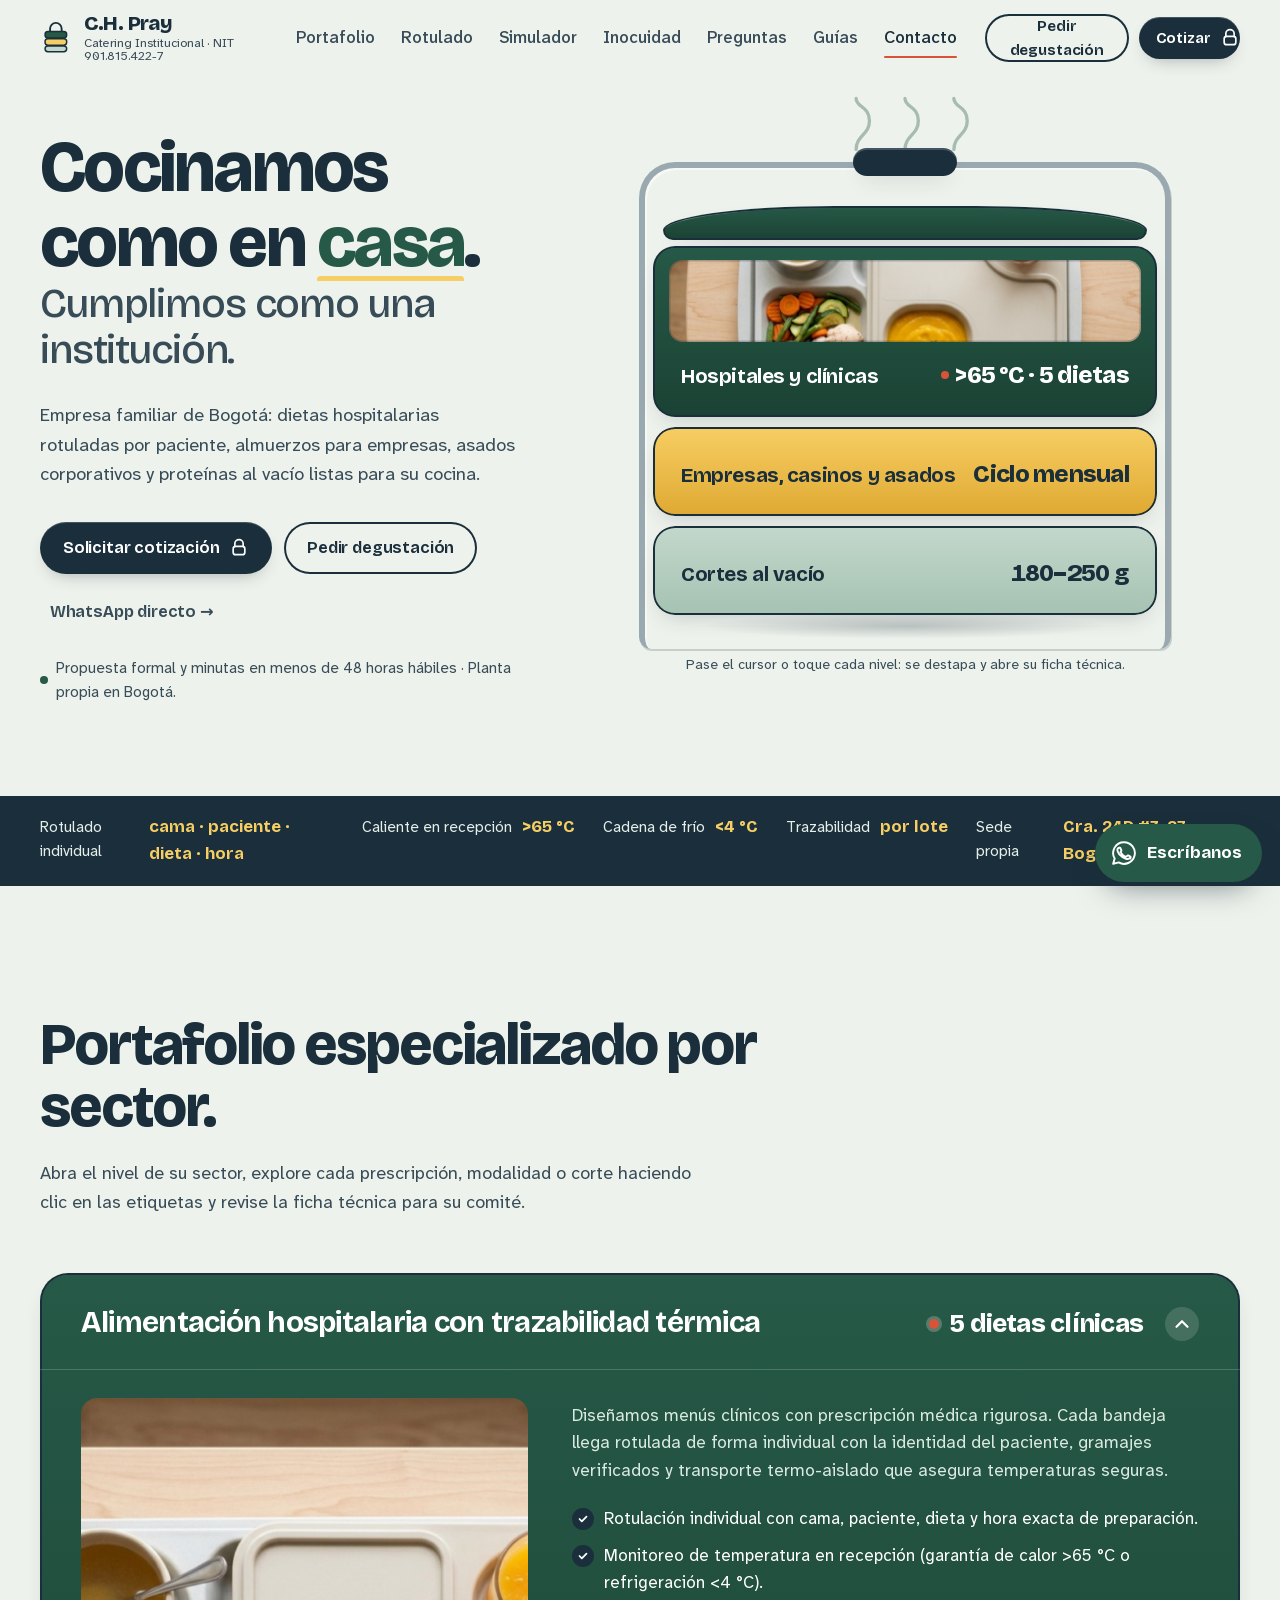
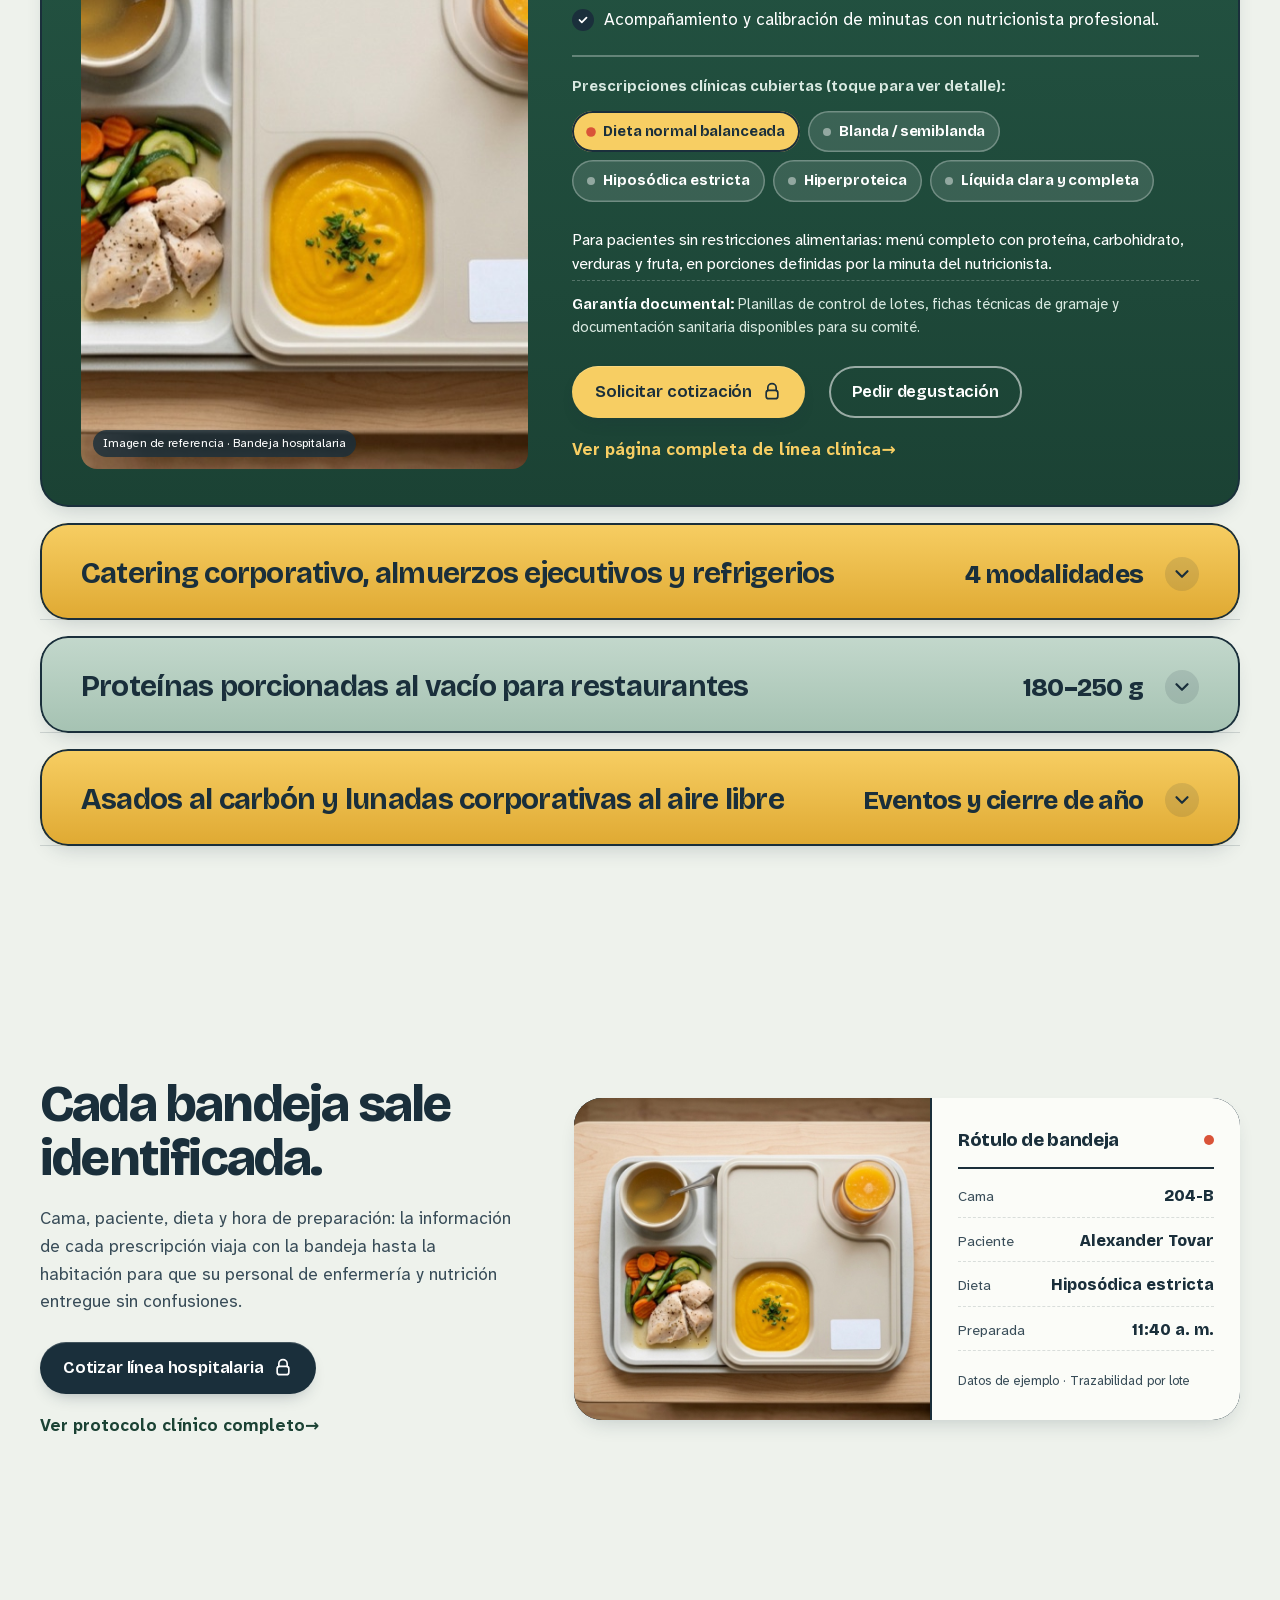
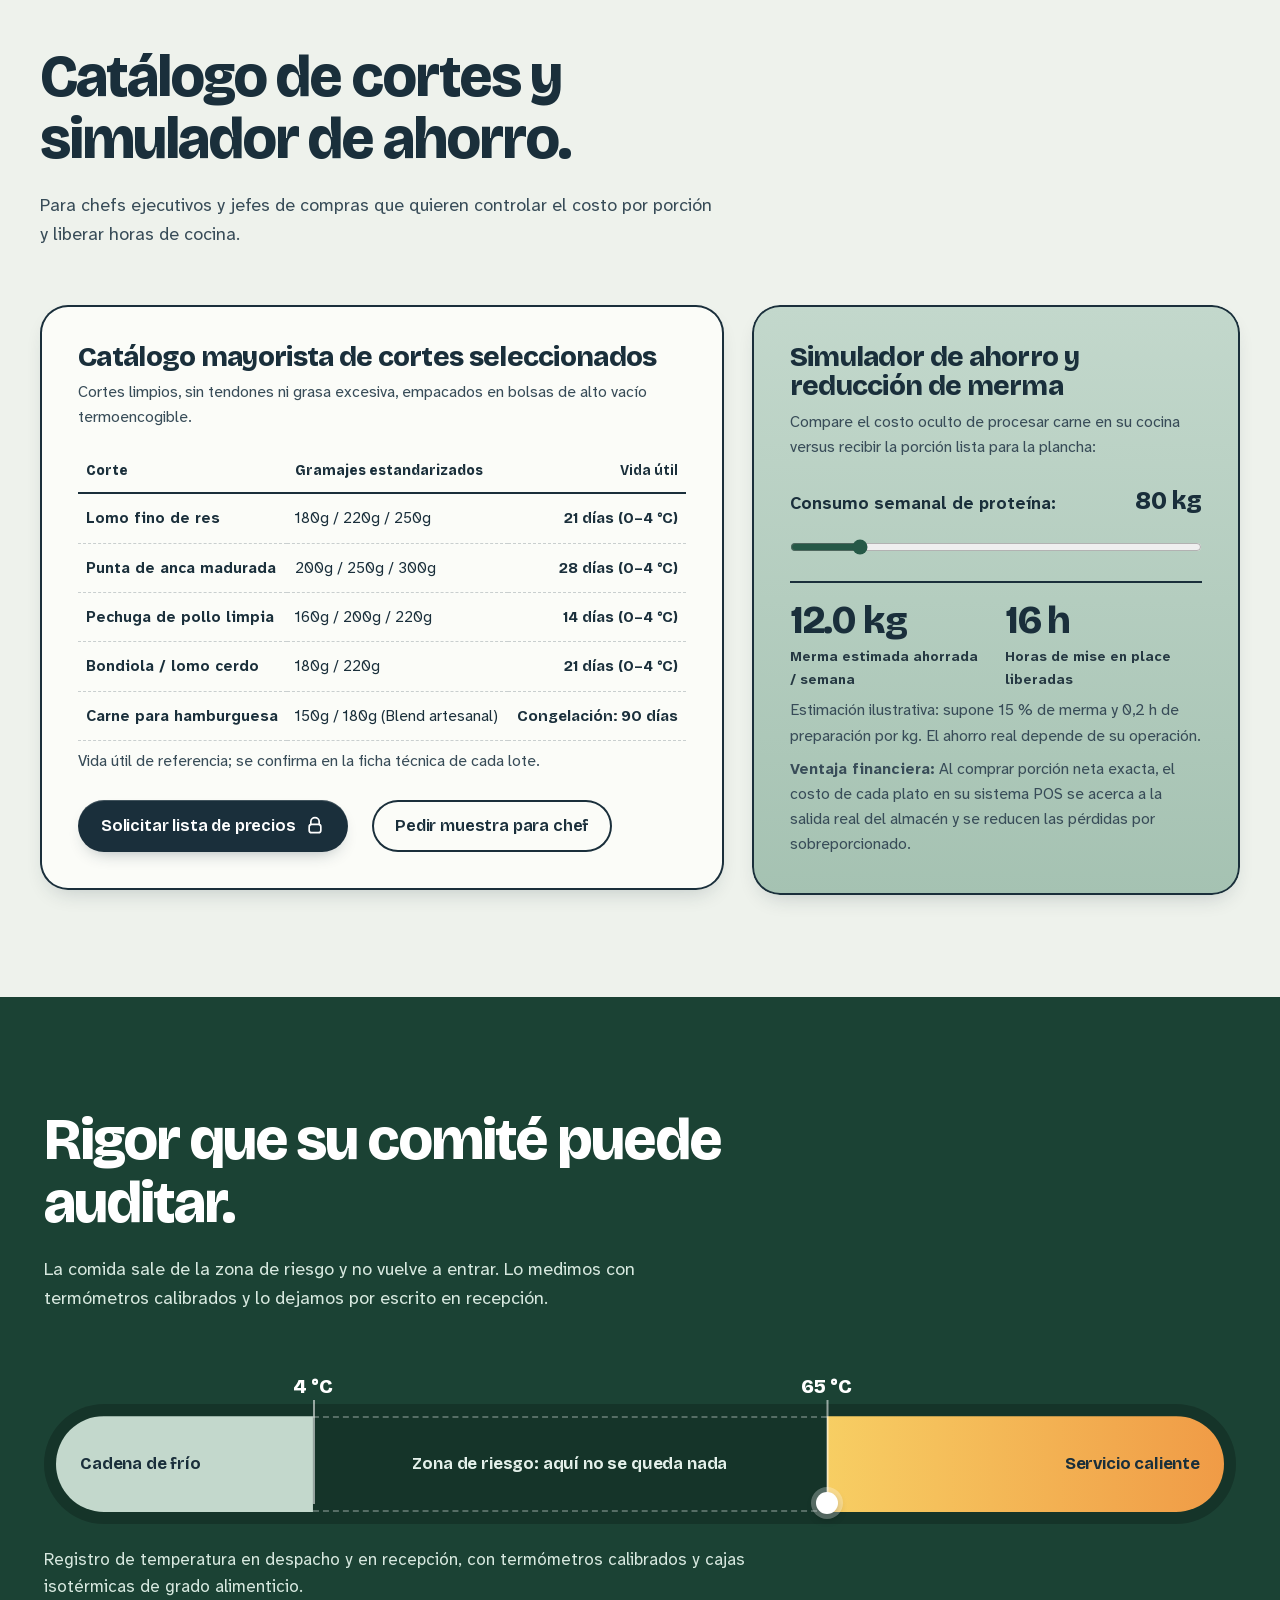
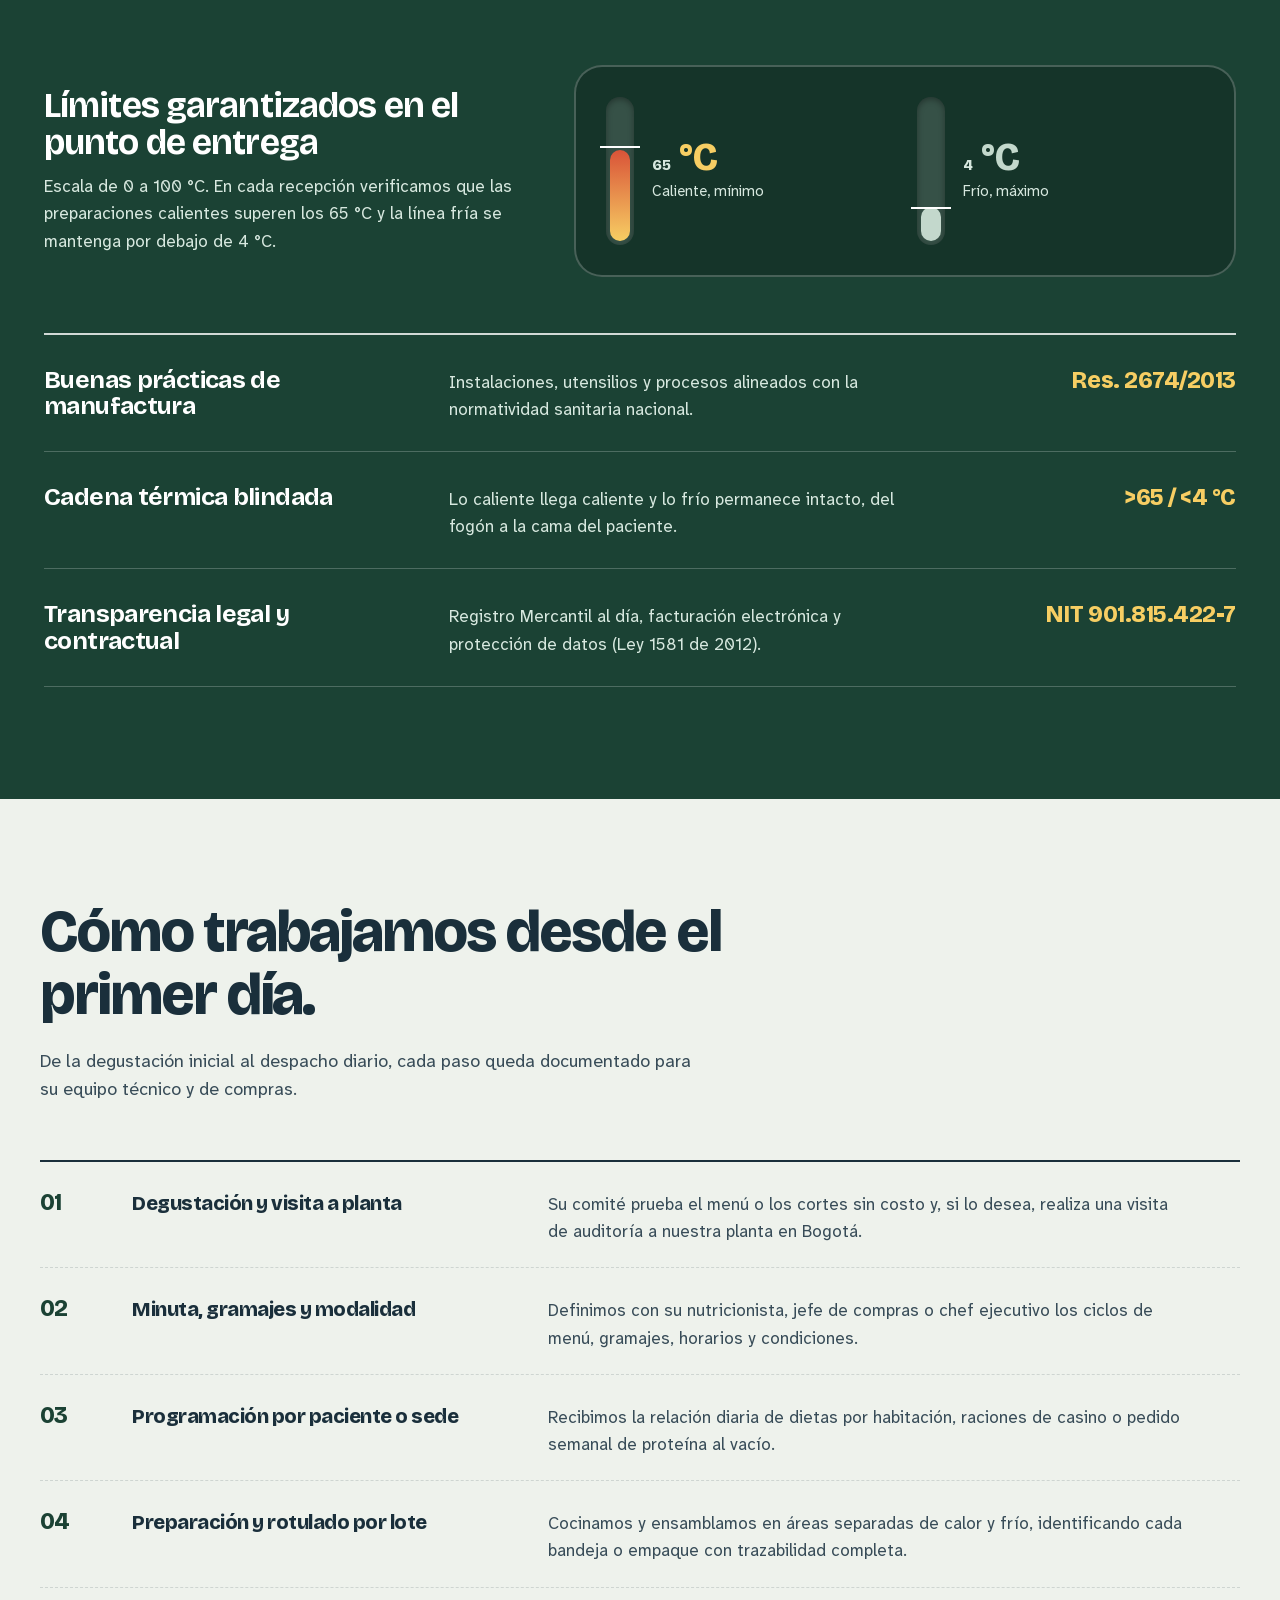
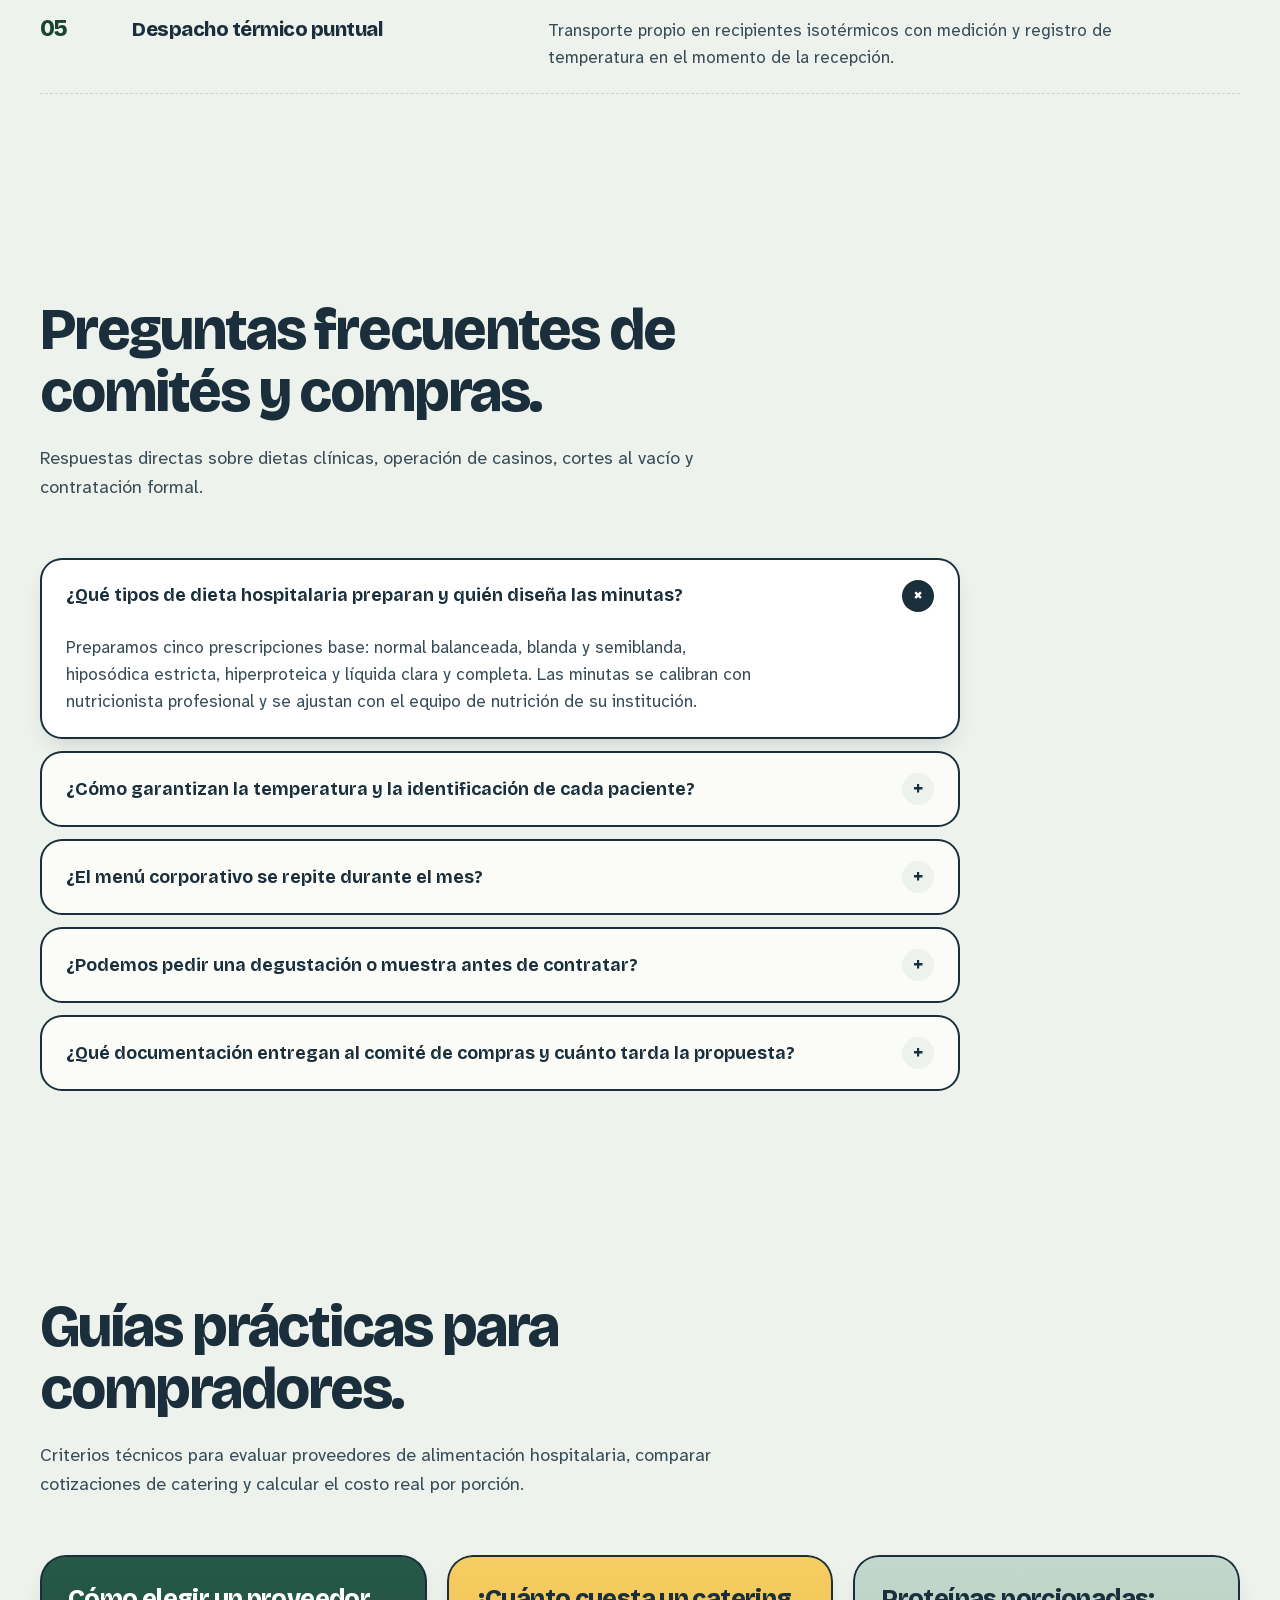
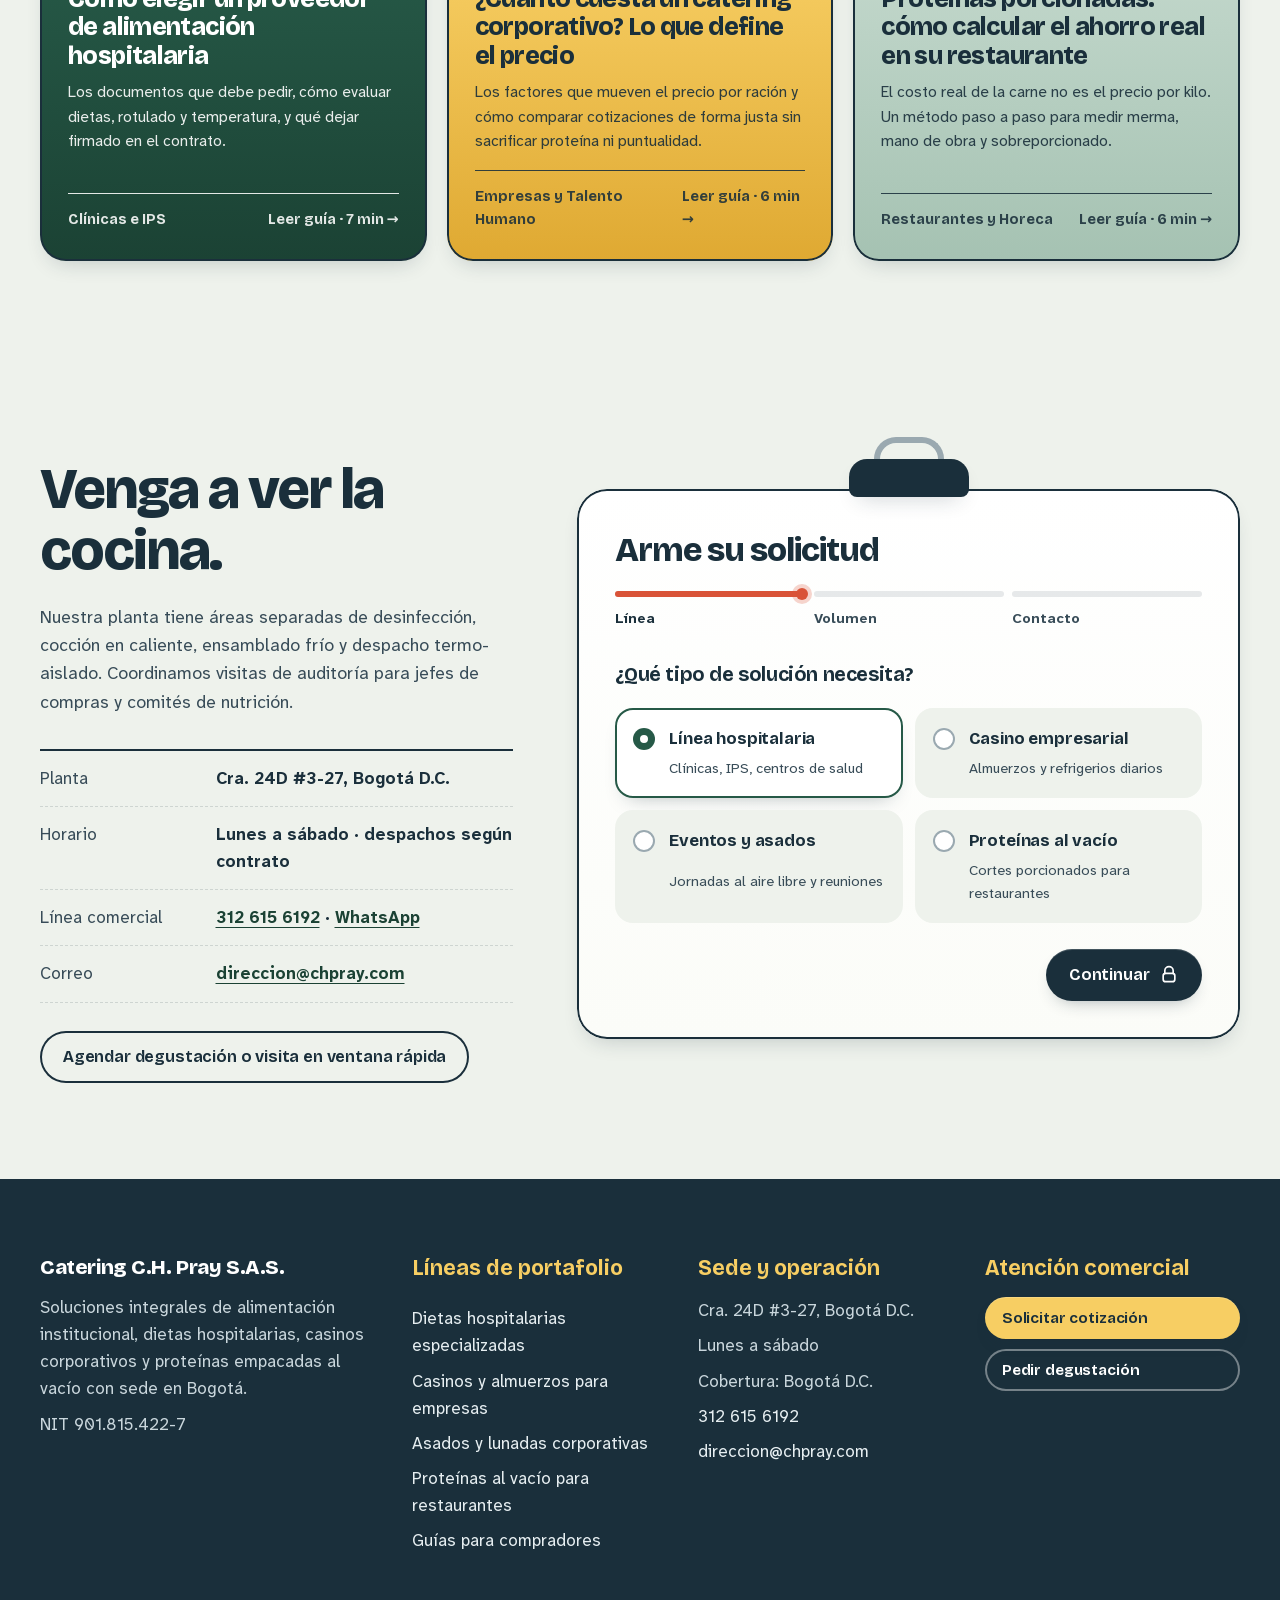
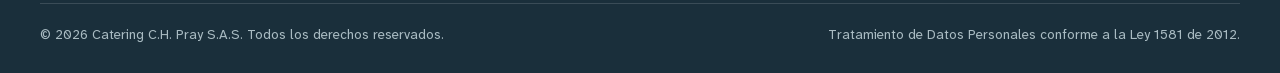
<file: index.html>
<!DOCTYPE html>
<html lang="es">
<head>
  <meta charset="UTF-8">
  <meta name="viewport" content="width=device-width, initial-scale=1.0">
  <title>Alimentación institucional y catering corporativo en Bogotá | C.H. Pray</title>
  <meta name="description" content="Catering C.H. Pray S.A.S.: dietas hospitalarias con trazabilidad térmica, almuerzos y casinos para empresas, asados corporativos y proteínas porcionadas al vacío en Bogotá.">
  <meta name="theme-color" content="#265947">
  <link rel="icon" href="data:image/svg+xml,%3Csvg xmlns='http://www.w3.org/2000/svg' viewBox='0 0 64 64'%3E%3Crect x='12' y='18' width='40' height='12' rx='5' fill='%23265947' stroke='%231A2F3B' stroke-width='3'/%3E%3Crect x='12' y='32' width='40' height='12' rx='5' fill='%23F7CE63' stroke='%231A2F3B' stroke-width='3'/%3E%3Crect x='12' y='46' width='40' height='12' rx='5' fill='%23C3D8CC' stroke='%231A2F3B' stroke-width='3'/%3E%3Cpath d='M20 18V11a12 12 0 0 1 24 0v7' fill='none' stroke='%231A2F3B' stroke-width='4' stroke-linecap='round'/%3E%3C/svg%3E">
  <link rel="stylesheet" href="styles.css">
</head>
<body class="is-loading">
  <a class="skip" href="#contenido">Saltar al contenido</a>

  <!-- PANTALLA DE CARGA: EL PORTACOMIDAS SE ENSAMBLA -->
  <div class="loader" id="loader" aria-hidden="true">
    <div class="loader__stack">
      <svg class="loader__steam" viewBox="0 0 120 44" fill="none">
        <path d="M30 38c0-10 10-10 10-20s-10-10-10-16"/>
        <path d="M60 38c0-10 10-10 10-20s-10-10-10-16"/>
        <path d="M90 38c0-10 10-10 10-20s-10-10-10-16"/>
      </svg>
      <div class="loader__handle"></div>
      <div class="loader__tier loader__tier--1"></div>
      <div class="loader__tier loader__tier--2"></div>
      <div class="loader__tier loader__tier--3"></div>
    </div>
    <p class="loader__text">Empacando a &gt;65&nbsp;°C · Bogotá D.C.</p>
  </div>

  <!-- CABECERA -->
  <header class="site-header" id="top">
    <div class="site-header__inner">
      <a href="#top" class="brand" aria-label="Catering C.H. Pray S.A.S. — Inicio">
        <svg class="brand__mark" viewBox="0 0 44 44" aria-hidden="true">
          <path d="M14 14V9a8 8 0 0 1 16 0v5" fill="none" stroke="#1A2F3B" stroke-width="2.6" stroke-linecap="round"/>
          <rect x="7" y="13" width="30" height="9" rx="4" fill="#265947" stroke="#1A2F3B" stroke-width="2"/>
          <rect x="7" y="23" width="30" height="9" rx="4" fill="#F7CE63" stroke="#1A2F3B" stroke-width="2"/>
          <rect x="7" y="33" width="30" height="8" rx="4" fill="#C3D8CC" stroke="#1A2F3B" stroke-width="2"/>
        </svg>
        <span class="brand__name">
          C.H. Pray
          <small>Catering Institucional · NIT 901.815.422-7</small>
        </span>
      </a>

      <nav class="nav" id="site-nav" aria-label="Principal">
        <a href="#portafolio">Portafolio</a>
        <a href="#rotulado">Rotulado</a>
        <a href="#catalogo">Simulador</a>
        <a href="#inocuidad">Inocuidad</a>
        <a href="#preguntas">Preguntas</a>
        <a href="guias/">Guías</a>
        <a href="#planta">Contacto</a>
      </nav>

      <div class="site-header__actions">
        <button type="button" class="nav-toggle" aria-label="Abrir menú" aria-controls="site-nav" aria-expanded="false">
          <svg viewBox="0 0 24 24" aria-hidden="true"><path d="M4 6h16M4 12h16M4 18h16"/></svg>
        </button>
        <button type="button" class="btn btn--ghost btn--sm hide-mobile" onclick="openQuoteModal('degustacion')">
          <span>Pedir degustación</span>
        </button>
        <button type="button" class="btn btn--latch btn--sm" onclick="openQuoteModal('cotizacion')">
          <span>Cotizar</span>
          <svg class="latch" viewBox="0 0 24 24" aria-hidden="true">
            <path d="M7 10V7a5 5 0 0 1 10 0v3"/>
            <rect x="5" y="10" width="14" height="10" rx="3"/>
          </svg>
        </button>
      </div>
    </div>
  </header>

  <main id="contenido">
    <!-- 1. EL PORTACOMIDAS EN DESPACHO (HERO) -->
    <section class="hero" aria-labelledby="hero-title">
      <div class="hero__copy">
        <h1 id="hero-title" class="hero__title">
          <span class="line"><span>Cocinamos</span></span>
          <span class="line"><span>como en <em>casa</em>.</span></span>
          <span class="line line--quiet"><span>Cumplimos como una institución.</span></span>
        </h1>

        <p class="hero__lead">
          Empresa familiar de Bogotá: dietas hospitalarias rotuladas por paciente, almuerzos para empresas, asados corporativos y proteínas al vacío listas para su cocina.
        </p>

        <div class="hero__actions">
          <a href="#solicitud" class="btn btn--latch" data-scroll>
            <span>Solicitar cotización</span>
            <svg class="latch" viewBox="0 0 24 24" aria-hidden="true">
              <path d="M7 10V7a5 5 0 0 1 10 0v3"/>
              <rect x="5" y="10" width="14" height="10" rx="3"/>
            </svg>
          </a>
          <button type="button" class="btn btn--ghost" onclick="openQuoteModal('degustacion')">
            <span>Pedir degustación</span>
          </button>
          <a href="https://wa.me/573126156192?text=Hola%2C%20solicito%20informaci%C3%B3n%20sobre%20los%20servicios%20de%20alimentaci%C3%B3n%20de%20C.H.%20Pray" target="_blank" rel="noopener" class="btn btn--text">
            <span>WhatsApp directo →</span>
          </a>
        </div>

        <p class="hero__note">
          Propuesta formal y minutas en menos de 48 horas hábiles · Planta propia en Bogotá.
        </p>
      </div>

      <!-- EL PORTACOMIDAS INTERACTIVO -->
      <div class="carrier" id="carrier" aria-label="Portacomidas de tres niveles de servicio">
        <svg class="carrier__steam" viewBox="0 0 180 56" aria-hidden="true">
          <path d="M46 50c0-13 12-13 12-26S46 12 46 4"/>
          <path d="M90 50c0-13 12-13 12-26S90 12 90 4"/>
          <path d="M134 50c0-13 12-13 12-26s-12-12-12-20"/>
        </svg>

        <div class="carrier__handle" aria-hidden="true"><span></span></div>
        <div class="carrier__lid" aria-hidden="true"></div>

        <a href="#nivel-clinico" class="tier tier--sage" data-preset="Hospitalaria" data-scroll>
          <span class="tier__food" style="--img: url(img/clinica-bandeja.jpg)" role="img" aria-label="Bandeja hospitalaria compartimentada con sopa, pollo, verduras y rótulo de paciente"></span>
          <span class="tier__body">
            <span class="tier__name">Hospitales y clínicas</span>
            <span class="tier__fig">&gt;65&nbsp;°C · 5 dietas</span>
          </span>
        </a>

        <a href="#nivel-empresas" class="tier tier--maiz" data-preset="Corporativa" data-scroll>
          <span class="tier__food" style="--img: url(img/empresas-almuerzo.jpg)" role="img" aria-label="Almuerzo ejecutivo balanceado con pescado a la plancha, quinua y ensalada fresca"></span>
          <span class="tier__body">
            <span class="tier__name">Empresas, casinos y asados</span>
            <span class="tier__fig">Ciclo mensual</span>
          </span>
        </a>

        <a href="#nivel-proteinas" class="tier tier--euca" data-preset="Proteínas al vacío" data-scroll>
          <span class="tier__food" style="--img: url(img/proteinas-vacio.jpg)" role="img" aria-label="Cortes de res y pechuga de pollo empacados individualmente al vacío"></span>
          <span class="tier__body">
            <span class="tier__name">Cortes al vacío</span>
            <span class="tier__fig">180–250&nbsp;g</span>
          </span>
        </a>

        <div class="carrier__base" aria-hidden="true"></div>
        <p class="carrier__hint">Pase el cursor o toque cada nivel: se destapa y abre su ficha técnica.</p>
      </div>
    </section>

    <!-- PLANILLA DE DATOS VERIFICABLES -->
    <aside class="ledger" aria-label="Datos operativos verificables">
      <ul class="ledger__rows">
        <li><span>Rotulado individual</span> <b>cama · paciente · dieta · hora</b></li>
        <li><span>Caliente en recepción</span> <b>&gt;65&nbsp;°C</b></li>
        <li><span>Cadena de frío</span> <b>&lt;4&nbsp;°C</b></li>
        <li><span>Trazabilidad</span> <b>por lote</b></li>
        <li><span>Sede propia</span> <b>Cra. 24D #3-27, Bogotá</b></li>
      </ul>
    </aside>

    <!-- 2. LOS NIVELES ABIERTOS (PORTAFOLIO COMPLETO CON PASTILLAS INTERACTIVAS) -->
    <section class="portfolio" id="portafolio" aria-labelledby="portafolio-title">
      <div class="wrap">
        <header class="section-head reveal">
          <h2 id="portafolio-title" class="mask-title"><span>Portafolio especializado por sector.</span></h2>
          <p>Abra el nivel de su sector, explore cada prescripción, modalidad o corte haciendo clic en las etiquetas y revise la ficha técnica para su comité.</p>
        </header>

        <div class="stack" role="region" aria-label="Líneas de servicio">
          <!-- NIVEL 1: CLÍNICO -->
          <article class="stack-tier stack-tier--sage is-open" id="nivel-clinico">
            <h3 class="stack-tier__head">
              <button type="button" aria-expanded="true" aria-controls="panel-clinico">
                <span class="stack-tier__title">Alimentación hospitalaria con trazabilidad térmica</span>
                <span class="stack-tier__fig">5 dietas clínicas</span>
                <svg class="chev" viewBox="0 0 24 24" aria-hidden="true"><path d="m6 9 6 6 6-6"/></svg>
              </button>
            </h3>
            <div class="stack-tier__panel" id="panel-clinico" role="region">
              <div class="stack-tier__inner">
                <figure class="photo">
                  <img decoding="async" src="img/clinica-bandeja.jpg" alt="Bandeja clínica con compartimentos térmicos y rótulo de paciente" width="800" height="600" loading="lazy">
                  <figcaption>Imagen de referencia · Bandeja hospitalaria</figcaption>
                </figure>
                <div class="stack-tier__content">
                  <p>
                    Diseñamos menús clínicos con prescripción médica rigurosa. Cada bandeja llega rotulada de forma individual con la identidad del paciente, gramajes verificados y transporte termo-aislado que asegura temperaturas seguras.
                  </p>
                  <ul class="checks">
                    <li>Rotulación individual con cama, paciente, dieta y hora exacta de preparación.</li>
                    <li>Monitoreo de temperatura en recepción (garantía de calor &gt;65&nbsp;°C o refrigeración &lt;4&nbsp;°C).</li>
                    <li>Acompañamiento y calibración de minutas con nutricionista profesional.</li>
                  </ul>

                  <div class="diet-picker">
                    <span class="diet-picker__label">Prescripciones clínicas cubiertas (toque para ver detalle):</span>
                    <div class="diet-badge-group">
                      <button type="button" class="diet-tag highlight" aria-pressed="true" data-desc="Para pacientes sin restricciones alimentarias: menú completo con proteína, carbohidrato, verduras y fruta, en porciones definidas por la minuta del nutricionista.">Dieta normal balanceada</button>
                      <button type="button" class="diet-tag" aria-pressed="false" data-desc="Preparaciones de textura suave, cocidas al vapor o hervidas, bajas en grasa y condimentos. Para pacientes en recuperación o con dificultad para masticar o digerir.">Blanda / semiblanda</button>
                      <button type="button" class="diet-tag" aria-pressed="false" data-desc="Sin sal añadida y sin ingredientes altos en sodio como embutidos o caldos concentrados. Para pacientes con hipertensión o enfermedad renal o cardiaca; el sabor se logra con hierbas y especias naturales.">Hiposódica estricta</button>
                      <button type="button" class="diet-tag" aria-pressed="false" data-desc="Mayor aporte de proteína de alto valor (carnes magras, huevo, lácteos y leguminosas) para apoyar la cicatrización, la recuperación posquirúrgica y la conservación de la masa muscular.">Hiperproteica</button>
                      <button type="button" class="diet-tag" aria-pressed="false" data-desc="Clara: caldos colados, aromáticas y gelatinas, para el pre y posoperatorio inmediato. Completa: suma lácteos, cremas y jugos, como transición antes de la dieta blanda.">Líquida clara y completa</button>
                    </div>
                    <p class="diet-desc" aria-live="polite"></p>
                    <p class="tier-guarantee"><strong>Garantía documental:</strong> Planillas de control de lotes, fichas técnicas de gramaje y documentación sanitaria disponibles para su comité.</p>
                  </div>

                  <div class="row-actions">
                    <button type="button" class="btn btn--latch" onclick="openQuoteModal('clinico')">
                      <span>Solicitar cotización</span>
                      <svg class="latch" viewBox="0 0 24 24" aria-hidden="true"><path d="M7 10V7a5 5 0 0 1 10 0v3"/><rect x="5" y="10" width="14" height="10" rx="3"/></svg>
                    </button>
                    <button type="button" class="btn btn--ghost" style="--fg:#fff; box-shadow:inset 0 0 0 2px rgba(255,255,255,.55);" onclick="openQuoteModal('degustacion')">
                      <span>Pedir degustación</span>
                    </button>
                    <a href="alimentacion-hospitalaria/" class="link">Ver página completa de línea clínica</a>
                  </div>
                </div>
              </div>
            </div>
          </article>

          <!-- NIVEL 2: CORPORATIVO -->
          <article class="stack-tier stack-tier--maiz" id="nivel-corporativo">
            <h3 class="stack-tier__head">
              <button type="button" aria-expanded="false" aria-controls="panel-corporativo">
                <span class="stack-tier__title">Catering corporativo, almuerzos ejecutivos y refrigerios</span>
                <span class="stack-tier__fig">4 modalidades</span>
                <svg class="chev" viewBox="0 0 24 24" aria-hidden="true"><path d="m6 9 6 6 6-6"/></svg>
              </button>
            </h3>
            <div class="stack-tier__panel" id="panel-corporativo" role="region">
              <div class="stack-tier__inner">
                <figure class="photo">
                  <img decoding="async" src="img/empresas-almuerzo.jpg" alt="Almuerzo corporativo balanceado servido en mesa con empaque biodegradable" width="800" height="600" loading="lazy">
                  <figcaption>Imagen de referencia · Almuerzo corporativo</figcaption>
                </figure>
                <div class="stack-tier__content">
                  <p>
                    Soluciones gastronómicas para empresas. Menús balanceados en calorías y sodio servidos puntualmente en sus instalaciones o en empaques biodegradables.
                  </p>
                  <ul class="checks">
                    <li>Ciclos de menú mensual sin repetición para evitar la fatiga alimentaria.</li>
                    <li>Refrigerios corporativos saludables: wraps artesanales, parfaits y jugos naturales.</li>
                    <li>Asados al carbón y eventos corporativos de fin de año al aire libre.</li>
                  </ul>

                  <div class="diet-picker">
                    <span class="diet-picker__label">Modalidades de suministro (toque para ver detalle):</span>
                    <div class="diet-badge-group">
                      <button type="button" class="diet-tag highlight" aria-pressed="true" data-desc="Llevamos el almuerzo caliente a sus instalaciones en recipientes termo-aislados, listo para servir a la hora acordada.">Almuerzo caliente en sitio</button>
                      <button type="button" class="diet-tag" aria-pressed="false" data-desc="Montamos una línea de servicio en su comedor para que los colaboradores elijan entre las opciones del menú del día.">Línea de autoservicio / casino</button>
                      <button type="button" class="diet-tag" aria-pressed="false" data-desc="Refrigerios porcionados y empacados de forma individual, fáciles de repartir en capacitaciones, turnos o jornadas de campo.">Refrigerio individual sellado</button>
                      <button type="button" class="diet-tag" aria-pressed="false" data-desc="Estación de café, aromáticas y pasabocas montada en el lugar de su reunión, comité o pausa activa.">Estaciones de café y breaks</button>
                    </div>
                    <p class="diet-desc" aria-live="polite"></p>
                    <p class="tier-guarantee"><strong>Puntualidad:</strong> Despacho propio en Bogotá con horarios de entrega acordados en el contrato.</p>
                  </div>

                  <div class="row-actions">
                    <button type="button" class="btn btn--latch" onclick="openQuoteModal('corporativo')">
                      <span>Solicitar cotización</span>
                      <svg class="latch" viewBox="0 0 24 24" aria-hidden="true"><path d="M7 10V7a5 5 0 0 1 10 0v3"/><rect x="5" y="10" width="14" height="10" rx="3"/></svg>
                    </button>
                    <button type="button" class="btn btn--ghost" onclick="openQuoteModal('muestra_corporativo')">
                      <span>Pedir muestra</span>
                    </button>
                    <a href="catering-corporativo/" class="link">Ver página de catering corporativo</a>
                  </div>
                </div>
              </div>
            </div>
          </article>

          <!-- NIVEL 3: CORTES AL VACÍO -->
          <article class="stack-tier stack-tier--euca" id="nivel-vacio">
            <h3 class="stack-tier__head">
              <button type="button" aria-expanded="false" aria-controls="panel-vacio">
                <span class="stack-tier__title">Proteínas porcionadas al vacío para restaurantes</span>
                <span class="stack-tier__fig">180–250&nbsp;g</span>
                <svg class="chev" viewBox="0 0 24 24" aria-hidden="true"><path d="m6 9 6 6 6-6"/></svg>
              </button>
            </h3>
            <div class="stack-tier__panel" id="panel-vacio" role="region">
              <div class="stack-tier__inner">
                <figure class="photo">
                  <img decoding="async" src="img/proteinas-vacio.jpg" alt="Cortes de carne y pollo porcionados y empacados al vacío" width="800" height="600" loading="lazy">
                  <figcaption>Imagen de referencia · Cortes al vacío</figcaption>
                </figure>
                <div class="stack-tier__content">
                  <p>
                    Reduzca los tiempos de preparación y controle con precisión el costo por porción. Proveemos cortes cárnicos seleccionados, porcionados en gramajes exactos (180&nbsp;g, 220&nbsp;g, 250&nbsp;g) y empacados al vacío termoencogible.
                  </p>
                  <ul class="checks">
                    <li>Sin merma por limpieza o desposte dentro de su cocina.</li>
                    <li>Mayor vida útil en refrigeración (0–4&nbsp;°C) sin quemadura por frío.</li>
                    <li>Control exacto del costo estándar por plato en su inventario.</li>
                  </ul>

                  <div class="diet-picker">
                    <span class="diet-picker__label">Cortes estandarizados (toque para ver detalle):</span>
                    <div class="diet-badge-group">
                      <button type="button" class="diet-tag highlight" aria-pressed="true" data-desc="El corte más tierno de la res, limpio y porcionado a 220 g. Ideal para plancha o medallones con salsa.">Lomo fino res (220g)</button>
                      <button type="button" class="diet-tag" aria-pressed="false" data-desc="Corte jugoso con su capa de grasa, porcionado a 250 g. Ideal para parrilla y asados.">Punta de anca (250g)</button>
                      <button type="button" class="diet-tag" aria-pressed="false" data-desc="Pechuga de pollo sin hueso ni piel, porcionada a 200 g. Versátil para plancha, horno o menú ejecutivo.">Pechuga deshuesada (200g)</button>
                      <button type="button" class="diet-tag" aria-pressed="false" data-desc="Corte de cerdo con buena infiltración de grasa, porcionado a 200 g. Ideal para horno lento, parrilla o desmechado.">Bondiola cerdo (200g)</button>
                    </div>
                    <p class="diet-desc" aria-live="polite"></p>
                    <p class="tier-guarantee"><strong>Entrega en frío:</strong> Despacho programado con registro de temperatura en transporte.</p>
                  </div>

                  <div class="row-actions">
                    <a href="#catalogo" class="btn btn--latch" data-scroll>
                      <span>Ver catálogo y simulador</span>
                      <svg class="latch" viewBox="0 0 24 24" aria-hidden="true"><path d="M7 10V7a5 5 0 0 1 10 0v3"/><rect x="5" y="10" width="14" height="10" rx="3"/></svg>
                    </a>
                    <button type="button" class="btn btn--ghost" onclick="openQuoteModal('muestra_carne')">
                      <span>Pedir muestra</span>
                    </button>
                    <a href="proteinas-al-vacio/" class="link">Ver página de proteínas al vacío</a>
                  </div>
                </div>
              </div>
            </div>
          </article>

          <!-- NIVEL 4: ASADOS Y LUNADAS CORPORATIVAS -->
          <article class="stack-tier stack-tier--maiz" id="nivel-asados">
            <h3 class="stack-tier__head">
              <button type="button" aria-expanded="false" aria-controls="panel-asados">
                <span class="stack-tier__title">Asados al carbón y lunadas corporativas al aire libre</span>
                <span class="stack-tier__fig">Eventos y cierre de año</span>
                <svg class="chev" viewBox="0 0 24 24" aria-hidden="true"><path d="m6 9 6 6 6-6"/></svg>
              </button>
            </h3>
            <div class="stack-tier__panel" id="panel-asados" role="region">
              <div class="stack-tier__inner">
                <figure class="photo">
                  <img decoding="async" src="img/hero-portacomidas.jpg" alt="Servicio cálido de comida tradicional colombiana lista para compartir" width="800" height="600" loading="lazy">
                  <figcaption>Imagen de referencia · Eventos y asados</figcaption>
                </figure>
                <div class="stack-tier__content">
                  <p>
                    Asados al carbón al aire libre para integrar a su equipo, celebrar un logro o despedir el año. Cotizamos a la medida según el número de invitados, lugar y fecha, con facturación electrónica para su empresa.
                  </p>
                  <ul class="checks">
                    <li>Integraciones de equipos, lunadas al caer la tarde y celebraciones de fin de año.</li>
                    <li>El número de invitados, el menú y el precio por persona quedan definidos por escrito.</li>
                    <li>Posibilidad de complementar con refrigerios individuales o estación de café.</li>
                  </ul>

                  <div class="diet-picker">
                    <span class="diet-picker__label">Ocasiones corporativas (toque para ver detalle):</span>
                    <div class="diet-badge-group">
                      <button type="button" class="diet-tag highlight" aria-pressed="true" data-desc="Un asado al aire libre para que las áreas se conozcan fuera de la oficina y el equipo comparta en otro ambiente.">Integración de equipos</button>
                      <button type="button" class="diet-tag" aria-pressed="false" data-desc="Encuentros al caer la tarde alrededor del asado, para cerrar una jornada de trabajo o un proyecto importante.">Lunadas corporativas</button>
                      <button type="button" class="diet-tag" aria-pressed="false" data-desc="El cierre de año al aire libre, con un asado al carbón que su equipo recuerde. Reserve con tiempo en noviembre y diciembre.">Celebración de fin de año</button>
                      <button type="button" class="diet-tag" aria-pressed="false" data-desc="Metas cumplidas, aniversarios de la empresa o la llegada de un nuevo cliente: motivos para reunir al equipo.">Logros y aniversarios</button>
                    </div>
                    <p class="diet-desc" aria-live="polite"></p>
                  </div>

                  <div class="row-actions">
                    <button type="button" class="btn btn--latch" onclick="openQuoteModal('evento')">
                      <span>Reservar fecha</span>
                      <svg class="latch" viewBox="0 0 24 24" aria-hidden="true"><path d="M7 10V7a5 5 0 0 1 10 0v3"/><rect x="5" y="10" width="14" height="10" rx="3"/></svg>
                    </button>
                    <a href="asados-corporativos/" class="link">Ver página de asados y lunadas</a>
                  </div>
                </div>
              </div>
            </div>
          </article>
        </div>
      </div>
    </section>

    <!-- 3. PANEL DE BANDEJA HOSPITALARIA ROTULADA EN VIVO (#rotulado) -->
    <section class="tray-section" id="rotulado" aria-labelledby="rotulado-title">
      <div class="wrap tray-grid">
        <div class="tray-copy reveal">
          <h2 id="rotulado-title" class="mask-title"><span>Cada bandeja sale identificada.</span></h2>
          <p>
            Cama, paciente, dieta y hora de preparación: la información de cada prescripción viaja con la bandeja hasta la habitación para que su personal de enfermería y nutrición entregue sin confusiones.
          </p>
          <div class="row-actions">
            <button type="button" class="btn btn--latch" onclick="openQuoteModal('clinico')">
              <span>Cotizar línea hospitalaria</span>
              <svg class="latch" viewBox="0 0 24 24" aria-hidden="true"><path d="M7 10V7a5 5 0 0 1 10 0v3"/><rect x="5" y="10" width="14" height="10" rx="3"/></svg>
            </button>
            <a href="alimentacion-hospitalaria/" class="link">Ver protocolo clínico completo</a>
          </div>
        </div>

        <figure class="tray-figure" id="trayFigure">
          <img decoding="async" src="img/clinica-bandeja.jpg" alt="Bandeja hospitalaria sellada con su rótulo" width="800" height="600" loading="lazy">
          <div class="tray-label" role="group" aria-label="Ejemplo de rótulo de bandeja">
            <div class="tray-label-title">Rótulo de bandeja</div>
            <dl>
              <div class="tray-row"><dt>Cama</dt><dd><span>204-B</span></dd></div>
              <div class="tray-row"><dt>Paciente</dt><dd><span>Alexander Tovar</span></dd></div>
              <div class="tray-row"><dt>Dieta</dt><dd><span>Hiposódica estricta</span></dd></div>
              <div class="tray-row"><dt>Preparada</dt><dd><span>11:40 a. m.</span></dd></div>
            </dl>
            <div class="tray-label-note">Datos de ejemplo · Trazabilidad por lote</div>
          </div>
        </figure>
      </div>
    </section>

    <!-- 4. CATÁLOGO MAYORISTA DE CORTES Y SIMULADOR DE AHORRO (#catalogo) -->
    <section class="proteins-section" id="catalogo" aria-labelledby="catalogo-title">
      <div class="wrap">
        <header class="section-head reveal">
          <h2 id="catalogo-title" class="mask-title"><span>Catálogo de cortes y simulador de ahorro.</span></h2>
          <p>Para chefs ejecutivos y jefes de compras que quieren controlar el costo por porción y liberar horas de cocina.</p>
        </header>

        <div class="proteins-grid">
          <div class="vessel-panel">
            <h3>Catálogo mayorista de cortes seleccionados</h3>
            <p>Cortes limpios, sin tendones ni grasa excesiva, empacados en bolsas de alto vacío termoencogible.</p>

            <table class="catalog-table">
              <thead>
                <tr>
                  <th>Corte</th>
                  <th>Gramajes estandarizados</th>
                  <th>Vida útil</th>
                </tr>
              </thead>
              <tbody>
                <tr>
                  <td><strong>Lomo fino de res</strong></td>
                  <td>180g / 220g / 250g</td>
                  <td>21 días (0–4&nbsp;°C)</td>
                </tr>
                <tr>
                  <td><strong>Punta de anca madurada</strong></td>
                  <td>200g / 250g / 300g</td>
                  <td>28 días (0–4&nbsp;°C)</td>
                </tr>
                <tr>
                  <td><strong>Pechuga de pollo limpia</strong></td>
                  <td>160g / 200g / 220g</td>
                  <td>14 días (0–4&nbsp;°C)</td>
                </tr>
                <tr>
                  <td><strong>Bondiola / lomo cerdo</strong></td>
                  <td>180g / 220g</td>
                  <td>21 días (0–4&nbsp;°C)</td>
                </tr>
                <tr>
                  <td><strong>Carne para hamburguesa</strong></td>
                  <td>150g / 180g (Blend artesanal)</td>
                  <td>Congelación: 90 días</td>
                </tr>
              </tbody>
            </table>
            <p class="catalog-note">Vida útil de referencia; se confirma en la ficha técnica de cada lote.</p>

            <div class="row-actions">
              <button type="button" class="btn btn--latch" onclick="openQuoteModal('vacio')">
                <span>Solicitar lista de precios</span>
                <svg class="latch" viewBox="0 0 24 24" aria-hidden="true"><path d="M7 10V7a5 5 0 0 1 10 0v3"/><rect x="5" y="10" width="14" height="10" rx="3"/></svg>
              </button>
              <button type="button" class="btn btn--ghost" onclick="openQuoteModal('muestra_carne')">
                <span>Pedir muestra para chef</span>
              </button>
            </div>
          </div>

          <div class="vessel-panel vessel-panel--euca">
            <h3>Simulador de ahorro y reducción de merma</h3>
            <p>Compare el costo oculto de procesar carne en su cocina versus recibir la porción lista para la plancha:</p>

            <div class="calc-slider-wrap">
              <label for="kgSlider">
                <span>Consumo semanal de proteína:</span>
                <span id="kgLabel">80 kg</span>
              </label>
              <input type="range" min="20" max="400" step="10" value="80" id="kgSlider">
            </div>

            <div class="calc-results">
              <div>
                <div class="calc-metric-num" id="mermaKg">12.0 kg</div>
                <div class="calc-metric-lbl">Merma estimada ahorrada / semana</div>
              </div>
              <div>
                <div class="calc-metric-num" id="horasAhorro">16 h</div>
                <div class="calc-metric-lbl">Horas de mise en place liberadas</div>
              </div>
            </div>

            <p class="catalog-note">Estimación ilustrativa: supone 15&nbsp;% de merma y 0,2&nbsp;h de preparación por kg. El ahorro real depende de su operación.</p>
            <p class="catalog-note"><strong>Ventaja financiera:</strong> Al comprar porción neta exacta, el costo de cada plato en su sistema POS se acerca a la salida real del almacén y se reducen las pérdidas por sobreporcionado.</p>
          </div>
        </div>
      </div>
    </section>

    <!-- 5. LA TEMPERATURA SE MIDE (INOCUIDAD Y PROTOCOLOS) -->
    <section class="safety" id="inocuidad" aria-labelledby="inocuidad-title">
      <div class="wrap">
        <header class="section-head reveal">
          <h2 id="inocuidad-title" class="mask-title"><span>Rigor que su comité puede auditar.</span></h2>
          <p>La comida sale de la zona de riesgo y no vuelve a entrar. Lo medimos con termómetros calibrados y lo dejamos por escrito en recepción.</p>
        </header>

        <!-- EL TERMÓMETRO DE INOCUIDAD -->
        <figure class="thermo" id="thermo" aria-label="Control de cadena térmica entre menos de 4 grados y más de 65 grados centígrados">
          <div class="thermo__scale">
            <div class="thermo__zone thermo__zone--cold">
              <span>Cadena de frío</span>
            </div>
            <div class="thermo__zone thermo__zone--risk">
              <span>Zona de riesgo: aquí no se queda nada</span>
            </div>
            <div class="thermo__zone thermo__zone--hot">
              <span>Servicio caliente</span>
            </div>
            <div class="thermo__mark thermo__mark--cold">4&nbsp;°C</div>
            <div class="thermo__mark thermo__mark--hot">65&nbsp;°C</div>
            <div class="thermo__probe" aria-hidden="true"></div>
          </div>
          <figcaption>Registro de temperatura en despacho y en recepción, con termómetros calibrados y cajas isotérmicas de grado alimenticio.</figcaption>
        </figure>

        <!-- PAR DE TERMÓMETROS VERTICALES DE RECEPCIÓN -->
        <div class="thermo-duo-grid" style="margin-bottom: 56px;">
          <div>
            <h3 style="font-size: clamp(1.5rem, 2.8vw, 2.2rem); color: #fff;">Límites garantizados en el punto de entrega</h3>
            <p style="margin-top: 12px; color: #D7E8DF;">Escala de 0 a 100&nbsp;°C. En cada recepción verificamos que las preparaciones calientes superen los 65&nbsp;°C y la línea fría se mantenga por debajo de 4&nbsp;°C.</p>
          </div>
          <div class="thermo-pair" id="thermoPair" role="img" aria-label="Termómetros en escala de 0 a 100 grados: lo caliente se mantiene por encima de 65 grados y lo frío por debajo de 4 grados">
            <div class="thermo-v thermo-hot" data-level="65">
              <div class="thermo-tube"><div class="thermo-fill"></div><span class="thermo-mark"></span></div>
              <div class="thermo-read"><strong><span class="thermo-num">65</span>&nbsp;°C</strong><span>Caliente, mínimo</span></div>
            </div>
            <div class="thermo-v thermo-cold" data-level="4">
              <div class="thermo-tube"><div class="thermo-fill"></div><span class="thermo-mark"></span></div>
              <div class="thermo-read"><strong><span class="thermo-num">4</span>&nbsp;°C</strong><span>Frío, máximo</span></div>
            </div>
          </div>
        </div>

        <ul class="proofs">
          <li class="reveal">
            <h3>Buenas prácticas de manufactura</h3>
            <p>Instalaciones, utensilios y procesos alineados con la normatividad sanitaria nacional.</p>
            <b>Res. 2674/2013</b>
          </li>
          <li class="reveal">
            <h3>Cadena térmica blindada</h3>
            <p>Lo caliente llega caliente y lo frío permanece intacto, del fogón a la cama del paciente.</p>
            <b>&gt;65 / &lt;4&nbsp;°C</b>
          </li>
          <li class="reveal">
            <h3>Transparencia legal y contractual</h3>
            <p>Registro Mercantil al día, facturación electrónica y protección de datos (Ley 1581 de 2012).</p>
            <b>NIT 901.815.422-7</b>
          </li>
        </ul>
      </div>
    </section>

    <!-- 6. CÓMO TRABAJAMOS CON SU INSTITUCIÓN O EMPRESA (#proceso) -->
    <section class="process-section" id="proceso" aria-labelledby="proceso-title">
      <div class="wrap">
        <header class="section-head reveal">
          <h2 id="proceso-title" class="mask-title"><span>Cómo trabajamos desde el primer día.</span></h2>
          <p>De la degustación inicial al despacho diario, cada paso queda documentado para su equipo técnico y de compras.</p>
        </header>

        <ol class="steps-list">
          <li>
            <h3>Degustación y visita a planta</h3>
            <p>Su comité prueba el menú o los cortes sin costo y, si lo desea, realiza una visita de auditoría a nuestra planta en Bogotá.</p>
          </li>
          <li>
            <h3>Minuta, gramajes y modalidad</h3>
            <p>Definimos con su nutricionista, jefe de compras o chef ejecutivo los ciclos de menú, gramajes, horarios y condiciones.</p>
          </li>
          <li>
            <h3>Programación por paciente o sede</h3>
            <p>Recibimos la relación diaria de dietas por habitación, raciones de casino o pedido semanal de proteína al vacío.</p>
          </li>
          <li>
            <h3>Preparación y rotulado por lote</h3>
            <p>Cocinamos y ensamblamos en áreas separadas de calor y frío, identificando cada bandeja o empaque con trazabilidad completa.</p>
          </li>
          <li>
            <h3>Despacho térmico puntual</h3>
            <p>Transporte propio en recipientes isotérmicos con medición y registro de temperatura en el momento de la recepción.</p>
          </li>
        </ol>
      </div>
    </section>

    <!-- 7. PREGUNTAS FRECUENTES (#preguntas) -->
    <section class="faq-section" id="preguntas" aria-labelledby="preguntas-title">
      <div class="wrap">
        <header class="section-head reveal">
          <h2 id="preguntas-title" class="mask-title"><span>Preguntas frecuentes de comités y compras.</span></h2>
          <p>Respuestas directas sobre dietas clínicas, operación de casinos, cortes al vacío y contratación formal.</p>
        </header>

        <div class="faq-list">
          <details open>
            <summary>¿Qué tipos de dieta hospitalaria preparan y quién diseña las minutas?</summary>
            <p>Preparamos cinco prescripciones base: normal balanceada, blanda y semiblanda, hiposódica estricta, hiperproteica y líquida clara y completa. Las minutas se calibran con nutricionista profesional y se ajustan con el equipo de nutrición de su institución.</p>
          </details>
          <details>
            <summary>¿Cómo garantizan la temperatura y la identificación de cada paciente?</summary>
            <p>Despachamos en cajas isotérmicas de grado alimenticio y medimos la temperatura en recepción (&gt;65&nbsp;°C para alimentos calientes y &lt;4&nbsp;°C para fríos). Cada bandeja viaja rotulada con cama, nombre del paciente, tipo de dieta y hora exacta de preparación.</p>
          </details>
          <details>
            <summary>¿El menú corporativo se repite durante el mes?</summary>
            <p>No. Operamos con ciclos de menú mensual sin repetición, balanceados en calorías y sodio, y ofrecemos cuatro modalidades combinables: almuerzo caliente en sitio, línea de autoservicio/casino, refrigerio sellado y estaciones de café.</p>
          </details>
          <details>
            <summary>¿Podemos pedir una degustación o muestra antes de contratar?</summary>
            <p>Sí. Coordinamos una degustación sin costo para el comité de su clínica o empresa, o una muestra de cortes al vacío para que su chef los pruebe en su propia cocina, además de visitas guiadas a nuestra planta en Bogotá.</p>
          </details>
          <details>
            <summary>¿Qué documentación entregan al comité de compras y cuánto tarda la propuesta?</summary>
            <p>Entregamos planillas de control de lotes, fichas técnicas de gramaje, documentación sanitaria alineada con la Resolución 2674 de 2013 y facturación electrónica bajo Catering C.H. Pray S.A.S. (NIT 901.815.422-7). Enviamos la propuesta formal en menos de 48 horas hábiles.</p>
          </details>
        </div>
      </div>
    </section>

    <!-- 8. GUÍAS PARA COMPRADORES (#guias-compradores) -->
    <section class="guides-section" id="guias-compradores" aria-labelledby="guias-title">
      <div class="wrap">
        <header class="section-head reveal">
          <h2 id="guias-title" class="mask-title"><span>Guías prácticas para compradores.</span></h2>
          <p>Criterios técnicos para evaluar proveedores de alimentación hospitalaria, comparar cotizaciones de catering y calcular el costo real por porción.</p>
        </header>

        <div class="guide-grid">
          <a class="guide-card" href="guias/proveedor-alimentacion-hospitalaria/">
            <div>
              <h3>Cómo elegir un proveedor de alimentación hospitalaria</h3>
              <p style="margin-top: 10px;">Los documentos que debe pedir, cómo evaluar dietas, rotulado y temperatura, y qué dejar firmado en el contrato.</p>
            </div>
            <div class="guide-card__meta">
              <span>Clínicas e IPS</span>
              <span>Leer guía · 7 min →</span>
            </div>
          </a>

          <a class="guide-card" href="guias/costo-catering-corporativo/">
            <div>
              <h3>¿Cuánto cuesta un catering corporativo? Lo que define el precio</h3>
              <p style="margin-top: 10px;">Los factores que mueven el precio por ración y cómo comparar cotizaciones de forma justa sin sacrificar proteína ni puntualidad.</p>
            </div>
            <div class="guide-card__meta">
              <span>Empresas y Talento Humano</span>
              <span>Leer guía · 6 min →</span>
            </div>
          </a>

          <a class="guide-card" href="guias/ahorro-proteinas-porcionadas/">
            <div>
              <h3>Proteínas porcionadas: cómo calcular el ahorro real en su restaurante</h3>
              <p style="margin-top: 10px;">El costo real de la carne no es el precio por kilo. Un método paso a paso para medir merma, mano de obra y sobreporcionado.</p>
            </div>
            <div class="guide-card__meta">
              <span>Restaurantes y Horeca</span>
              <span>Leer guía · 6 min →</span>
            </div>
          </a>
        </div>
      </div>
    </section>

    <!-- 9. PLANTA EN BOGOTÁ + FORMULARIO TIPO RECIPIENTE EN 3 PASOS -->
    <section class="plant" id="planta" aria-labelledby="planta-title">
      <div class="wrap plant__grid">
        <div class="plant__info reveal">
          <h2 id="planta-title" class="mask-title"><span>Venga a ver la cocina.</span></h2>
          <p>
            Nuestra planta tiene áreas separadas de desinfección, cocción en caliente, ensamblado frío y despacho termo-aislado. Coordinamos visitas de auditoría para jefes de compras y comités de nutrición.
          </p>

          <dl class="contact">
            <div>
              <dt>Planta</dt>
              <dd>Cra. 24D #3-27, Bogotá D.C.</dd>
            </div>
            <div>
              <dt>Horario</dt>
              <dd>Lunes a sábado · despachos según contrato</dd>
            </div>
            <div>
              <dt>Línea comercial</dt>
              <dd><a href="tel:+573126156192">312 615 6192</a> · <a href="https://wa.me/573126156192" target="_blank" rel="noopener">WhatsApp</a></dd>
            </div>
            <div>
              <dt>Correo</dt>
              <dd><a href="mailto:direccion@chpray.com">direccion@chpray.com</a></dd>
            </div>
          </dl>

          <div class="row-actions" style="margin-top: 28px;">
            <button type="button" class="btn btn--ghost" onclick="openQuoteModal('degustacion')">
              <span>Agendar degustación o visita en ventana rápida</span>
            </button>
          </div>
        </div>

        <!-- EL FORMULARIO ES UN RECIPIENTE CON TAPA Y 3 PASOS ANIMADOS -->
        <div class="request reveal" id="solicitud">
          <div class="request__lid" aria-hidden="true"><span></span></div>

          <form class="wizard" id="wizard" novalidate>
            <header class="wizard__head">
              <h3 class="wizard__title">Arme su solicitud</h3>
              <ol class="steps" aria-label="Progreso de la solicitud">
                <li class="is-active" data-step-dot="1"><span>Línea</span></li>
                <li data-step-dot="2"><span>Volumen</span></li>
                <li data-step-dot="3"><span>Contacto</span></li>
                <div class="steps__light" aria-hidden="true"></div>
              </ol>
            </header>

            <!-- PASO 1 -->
            <fieldset class="step is-active" data-step="1">
              <legend>¿Qué tipo de solución necesita?</legend>
              <div class="choices">
                <label class="choice">
                  <input type="radio" name="linea" value="Hospitalaria" checked>
                  <span class="choice__box">
                    <strong>Línea hospitalaria</strong>
                    <small>Clínicas, IPS, centros de salud</small>
                  </span>
                </label>
                <label class="choice">
                  <input type="radio" name="linea" value="Corporativa">
                  <span class="choice__box">
                    <strong>Casino empresarial</strong>
                    <small>Almuerzos y refrigerios diarios</small>
                  </span>
                </label>
                <label class="choice">
                  <input type="radio" name="linea" value="Eventos">
                  <span class="choice__box">
                    <strong>Eventos y asados</strong>
                    <small>Jornadas al aire libre y reuniones</small>
                  </span>
                </label>
                <label class="choice">
                  <input type="radio" name="linea" value="Proteínas al vacío">
                  <span class="choice__box">
                    <strong>Proteínas al vacío</strong>
                    <small>Cortes porcionados para restaurantes</small>
                  </span>
                </label>
              </div>
              <p class="err" data-err="linea" role="alert"></p>
              <div class="step__nav">
                <span></span>
                <button type="button" class="btn btn--latch" data-next>
                  <span>Continuar</span>
                  <svg class="latch" viewBox="0 0 24 24" aria-hidden="true"><path d="M7 10V7a5 5 0 0 1 10 0v3"/><rect x="5" y="10" width="14" height="10" rx="3"/></svg>
                </button>
              </div>
            </fieldset>

            <!-- PASO 2 -->
            <fieldset class="step" data-step="2">
              <legend>Alcance y volumen estimado</legend>

              <div class="field">
                <label for="raciones">
                  <span>Raciones o porciones por día</span>
                  <output id="volOut" for="raciones">120 raciones / día</output>
                </label>
                <input type="range" id="raciones" name="raciones" min="20" max="500" step="10" value="120">
                <div class="range-marks" aria-hidden="true">
                  <span>20</span><span>150</span><span>300</span><span>500+</span>
                </div>
                <p class="vol-Readout">Equivale aproximadamente a <strong id="mesOut">3.120</strong> servicios al mes (26 días operativos).</p>
              </div>

              <div class="field">
                <label for="modalidad">Modalidad</label>
                <select id="modalidad" name="modalidad">
                  <option value="Contrato recurrente mensual">Contrato recurrente mensual</option>
                  <option value="Degustación o muestra inicial">Quiero coordinar primero una degustación o muestra</option>
                  <option value="Evento o fecha específica">Evento o fecha específica</option>
                  <option value="Visita de auditoría a planta">Quiero agendar una visita a la planta</option>
                </select>
              </div>

              <div class="step__nav">
                <button type="button" class="btn btn--text" data-prev>← Atrás</button>
                <button type="button" class="btn btn--latch" data-next>
                  <span>Datos de contacto</span>
                  <svg class="latch" viewBox="0 0 24 24" aria-hidden="true"><path d="M7 10V7a5 5 0 0 1 10 0v3"/><rect x="5" y="10" width="14" height="10" rx="3"/></svg>
                </button>
              </div>
            </fieldset>

            <!-- PASO 3 -->
            <fieldset class="step" data-step="3">
              <legend>¿A dónde enviamos la propuesta?</legend>

              <div class="grid-2">
                <div class="field">
                  <label for="nombre">Nombre y cargo</label>
                  <input type="text" id="nombre" name="nombre" autocomplete="name" placeholder="Dra. Camila Gómez · Nutrición" required>
                  <p class="err" data-err="nombre" role="alert"></p>
                </div>
                <div class="field">
                  <label for="empresa">Entidad o empresa</label>
                  <input type="text" id="empresa" name="empresa" autocomplete="organization" placeholder="Clínica, empresa o restaurante" required>
                  <p class="err" data-err="empresa" role="alert"></p>
                </div>
              </div>

              <div class="grid-2">
                <div class="field">
                  <label for="correo">Correo corporativo</label>
                  <input type="email" id="correo" name="correo" autocomplete="email" placeholder="compras@institucion.co" required>
                  <p class="err" data-err="correo" role="alert"></p>
                </div>
                <div class="field">
                  <label for="tel">Teléfono o WhatsApp</label>
                  <input type="tel" id="tel" name="tel" autocomplete="tel" placeholder="312 000 0000" required>
                  <p class="err" data-err="tel" role="alert"></p>
                </div>
              </div>

              <div class="field">
                <label for="notas">Horarios, dietas o detalles <small>(opcional)</small></label>
                <textarea id="notas" name="notas" rows="2" placeholder="Tipos de dieta, horarios de entrega o fecha tentativa..."></textarea>
              </div>

              <label class="consent">
                <input type="checkbox" id="consent" name="consent" required>
                <span>Autorizo a Catering C.H. Pray S.A.S. a tratar mis datos conforme a la Ley 1581 de 2012.</span>
              </label>
              <p class="err" data-err="consent" role="alert"></p>

              <div class="step__nav">
                <button type="button" class="btn btn--text" data-prev>← Atrás</button>
                <button type="submit" class="btn btn--latch btn--submit" id="submitBtn">
                  <span class="btn__label">Enviar solicitud</span>
                  <span class="btn__steam" aria-hidden="true"><i></i><i></i><i></i></span>
                  <svg class="latch" viewBox="0 0 24 24" aria-hidden="true"><path d="M7 10V7a5 5 0 0 1 10 0v3"/><rect x="5" y="10" width="14" height="10" rx="3"/></svg>
                </button>
              </div>
            </fieldset>

            <!-- CONFIRMACIÓN ANIMADA -->
            <div class="done" id="done" role="status" aria-live="polite" tabindex="-1">
              <svg class="done__carrier" viewBox="0 0 120 120" aria-hidden="true">
                <path class="d-handle" d="M36 38V24a24 24 0 0 1 48 0v14"/>
                <rect class="d-t1" x="22" y="36" width="76" height="22" rx="8"/>
                <rect class="d-t2" x="22" y="61" width="76" height="22" rx="8"/>
                <rect class="d-t3" x="22" y="86" width="76" height="22" rx="8"/>
                <path class="d-check" d="m46 72 10 10 20-22"/>
              </svg>
              <h4>Su solicitud quedó empacada.</h4>
              <p>Nuestro equipo comercial y de nutrición le responderá en menos de 48 horas hábiles.</p>
              <button type="button" class="btn btn--ghost" data-reset>Enviar otra solicitud</button>
            </div>
          </form>
        </div>
      </div>
    </section>
  </main>

  <!-- MODAL DE COTIZACIÓN Y DEGUSTACIÓN EN 3 PASOS -->
  <div class="modal-overlay" id="quoteModal" onclick="closeModalOnBackdrop(event)">
    <div class="modal-window" role="dialog" aria-modal="true" aria-label="Solicitar cotización o degustación">
      <button type="button" class="modal-close-btn" aria-label="Cerrar" onclick="closeQuoteModal()">✕</button>

      <div class="step-indicator-bar">
        <div class="step-tick active" id="tick-1"></div>
        <div class="step-tick" id="tick-2"></div>
        <div class="step-tick" id="tick-3"></div>
      </div>

      <!-- PASO 1 MODAL -->
      <div class="wizard-step active" id="step-1">
        <h3>¿Qué tipo de solución necesita?</h3>
        <p style="color: var(--ink-2); margin-top: 4px;">Elija la línea y le asignamos un asesor técnico.</p>

        <div class="option-grid">
          <button type="button" class="selectable-card selected" aria-pressed="true" onclick="selectService(this, 'Hospitalario')">
            <strong>Línea hospitalaria</strong>
            <span>Clínicas, IPS, centros de salud</span>
          </button>
          <button type="button" class="selectable-card" aria-pressed="false" onclick="selectService(this, 'Corporativo')">
            <strong>Casino empresarial</strong>
            <span>Almuerzos y refrigerios diarios</span>
          </button>
          <button type="button" class="selectable-card" aria-pressed="false" onclick="selectService(this, 'Evento')">
            <strong>Eventos y asados</strong>
            <span>Jornadas al aire libre y reuniones</span>
          </button>
          <button type="button" class="selectable-card" aria-pressed="false" onclick="selectService(this, 'Proteínas')">
            <strong>Proteínas al vacío</strong>
            <span>Cortes porcionados para restaurantes</span>
          </button>
        </div>

        <button type="button" class="btn btn--latch" style="width: 100%;" onclick="goToStep(2)">
          <span>Continuar al siguiente paso</span>
          <svg class="latch" viewBox="0 0 24 24" aria-hidden="true"><path d="M7 10V7a5 5 0 0 1 10 0v3"/><rect x="5" y="10" width="14" height="10" rx="3"/></svg>
        </button>
      </div>

      <!-- PASO 2 MODAL -->
      <div class="wizard-step" id="step-2">
        <h3>Alcance y volumen estimado</h3>
        <p style="color: var(--ink-2); margin: 4px 0 18px;">Verificamos la capacidad operativa diaria requerida.</p>

        <div class="field">
          <label for="quoteVolume">Raciones aproximadas / personas por día:</label>
          <select id="quoteVolume">
            <option value="20-50">20 a 50 raciones</option>
            <option value="50-150" selected>50 a 150 raciones</option>
            <option value="150-500">150 a 500 raciones</option>
            <option value="500+">Más de 500 raciones diarias</option>
          </select>
        </div>

        <div class="field">
          <label for="quoteFrequency">Modalidad de contratación:</label>
          <select id="quoteFrequency">
            <option value="contrato">Contrato recurrente mensual</option>
            <option value="evento">Evento o fecha específica</option>
            <option value="muestra">Quiero coordinar primero una muestra o degustación</option>
          </select>
        </div>

        <div class="step__nav">
          <button type="button" class="btn btn--text" onclick="goToStep(1)">← Atrás</button>
          <button type="button" class="btn btn--latch" onclick="goToStep(3)">
            <span>Continuar a contacto</span>
            <svg class="latch" viewBox="0 0 24 24" aria-hidden="true"><path d="M7 10V7a5 5 0 0 1 10 0v3"/><rect x="5" y="10" width="14" height="10" rx="3"/></svg>
          </button>
        </div>
      </div>

      <!-- PASO 3 MODAL -->
      <div class="wizard-step" id="step-3">
        <h3>¿A dónde enviamos la propuesta?</h3>
        <p style="color: var(--ink-2); margin: 4px 0 18px;">El equipo comercial preparará el dossier y la cotización en menos de 48 horas hábiles.</p>

        <div class="grid-2">
          <div class="field">
            <label for="contactName">Nombre y cargo del decisor:</label>
            <input type="text" id="contactName" placeholder="Dra. Camila Gómez - Nutrición" required>
          </div>
          <div class="field">
            <label for="contactCompany">Empresa, clínica o institución:</label>
            <input type="text" id="contactCompany" placeholder="Clínica San Lucas IPS" required>
          </div>
        </div>

        <div class="grid-2">
          <div class="field">
            <label for="contactEmail">Correo corporativo:</label>
            <input type="email" id="contactEmail" placeholder="compras@empresa.com" required>
          </div>
          <div class="field">
            <label for="contactPhone">Teléfono / celular:</label>
            <input type="tel" id="contactPhone" placeholder="310 000 0000" required>
          </div>
        </div>

        <div class="field">
          <label for="contactMessage">Mensaje <small>(opcional)</small>:</label>
          <textarea id="contactMessage" rows="2" placeholder="Horarios, tipos de dieta, fecha de inicio..."></textarea>
        </div>

        <label class="consent">
          <input type="checkbox" id="quoteConsent" required>
          <span>Autorizo a Catering C.H. Pray S.A.S. a tratar mis datos conforme a la Ley 1581 de 2012.</span>
        </label>

        <div class="step__nav">
          <button type="button" class="btn btn--text" onclick="goToStep(2)">← Atrás</button>
          <button type="button" class="btn btn--latch btn--submit" id="quoteSubmitBtn" onclick="submitQuote()">
            <span class="btn__label">Generar y enviar solicitud</span>
            <span class="btn__steam" aria-hidden="true"><i></i><i></i><i></i></span>
            <svg class="latch" viewBox="0 0 24 24" aria-hidden="true"><path d="M7 10V7a5 5 0 0 1 10 0v3"/><rect x="5" y="10" width="14" height="10" rx="3"/></svg>
          </button>
        </div>
      </div>

      <!-- ÉXITO MODAL -->
      <div class="wizard-step" id="step-success" style="text-align: center; padding: 16px 0;">
        <svg class="done__carrier" viewBox="0 0 120 120" aria-hidden="true">
          <path d="M36 38V24a24 24 0 0 1 48 0v14" fill="none" stroke="#9AA9B0" stroke-width="6" stroke-linecap="round"/>
          <rect x="22" y="36" width="76" height="22" rx="8" fill="#265947"/>
          <rect x="22" y="61" width="76" height="22" rx="8" fill="#F7CE63"/>
          <rect x="22" y="86" width="76" height="22" rx="8" fill="#C3D8CC"/>
          <path d="m46 72 10 10 20-22" fill="none" stroke="#1A2F3B" stroke-width="6" stroke-linecap="round" stroke-linejoin="round"/>
        </svg>
        <h3 style="margin-top: 8px;">Solicitud registrada exitosamente</h3>
        <p style="color: var(--ink-2); margin: 10px auto 22px; max-width: 40ch;">
          Ya registramos su solicitud. Un asesor comercial y nuestro equipo de nutrición se comunicarán con usted en menos de 48 horas hábiles.
        </p>
        <button type="button" class="btn btn--latch" onclick="closeQuoteModal()">
          <span>Cerrar y volver al sitio</span>
        </button>
      </div>
    </div>
  </div>

  <!-- PIE DE PÁGINA -->
  <footer class="site-footer">
    <div class="wrap site-footer__grid">
      <div>
        <p class="site-footer__brand">Catering C.H. Pray S.A.S.</p>
        <p>Soluciones integrales de alimentación institucional, dietas hospitalarias, casinos corporativos y proteínas empacadas al vacío con sede en Bogotá.</p>
        <p>NIT 901.815.422-7</p>
      </div>
      <nav aria-label="Líneas de portafolio">
        <p class="site-footer__h">Líneas de portafolio</p>
        <a href="alimentacion-hospitalaria/">Dietas hospitalarias especializadas</a>
        <a href="catering-corporativo/">Casinos y almuerzos para empresas</a>
        <a href="asados-corporativos/">Asados y lunadas corporativas</a>
        <a href="proteinas-al-vacio/">Proteínas al vacío para restaurantes</a>
        <a href="guias/">Guías para compradores</a>
      </nav>
      <div>
        <p class="site-footer__h">Sede y operación</p>
        <p>Cra. 24D #3-27, Bogotá D.C.</p>
        <p>Lunes a sábado</p>
        <p>Cobertura: Bogotá D.C.</p>
        <p><a href="tel:+573126156192">312 615 6192</a></p>
        <p><a href="mailto:direccion@chpray.com">direccion@chpray.com</a></p>
      </div>
      <div>
        <p class="site-footer__h">Atención comercial</p>
        <div style="display: grid; gap: 10px;">
          <button type="button" class="btn btn--latch btn--sm" style="--bg: var(--maiz); --fg: var(--navy);" onclick="openQuoteModal('cotizacion')">
            <span>Solicitar cotización</span>
          </button>
          <button type="button" class="btn btn--ghost btn--sm" style="--fg: #fff; box-shadow: inset 0 0 0 2px rgba(255,255,255,.4);" onclick="openQuoteModal('degustacion')">
            <span>Pedir degustación</span>
          </button>
        </div>
      </div>
    </div>
    <div class="wrap site-footer__legal">
      <span>© 2026 Catering C.H. Pray S.A.S. Todos los derechos reservados.</span>
      <span>Tratamiento de Datos Personales conforme a la Ley 1581 de 2012.</span>
    </div>
  </footer>

  <!-- BOTÓN WHATSAPP FLOTANTE -->
  <a class="wa" id="wa" href="https://wa.me/573126156192?text=Hola%2C%20quisiera%20informaci%C3%B3n%20sobre%20sus%20servicios%20de%20alimentaci%C3%B3n." target="_blank" rel="noopener" aria-label="Escribir por WhatsApp">
    <svg viewBox="0 0 24 24" aria-hidden="true"><path d="M12 2a10 10 0 0 0-8.6 15.1L2 22l5.1-1.3A10 10 0 1 0 12 2Zm5.5 14.2c-.2.6-1.3 1.2-1.8 1.3-.5.1-1.1.1-1.8-.1a16 16 0 0 1-6.2-4.2c-1.5-1.9-1.8-3.4-1.8-4 0-.6.3-1.4.8-1.8.2-.2.5-.3.8-.3h.6c.2 0 .4 0 .6.5l.8 1.9c.1.2.1.4 0 .6l-.5.7c-.2.2-.3.3-.1.6.3.5 1 1.5 2 2.4 1.3 1.1 2.3 1.5 2.7 1.7.3.1.5.1.7-.1l.8-1c.2-.3.4-.2.7-.1l1.8.9c.3.1.5.2.5.4 0 .2 0 .9-.3 1.5Z"/></svg>
    <span>Escríbanos</span>
  </a>

  <script src="app.js" defer></script>
</body>
</html>
</file>
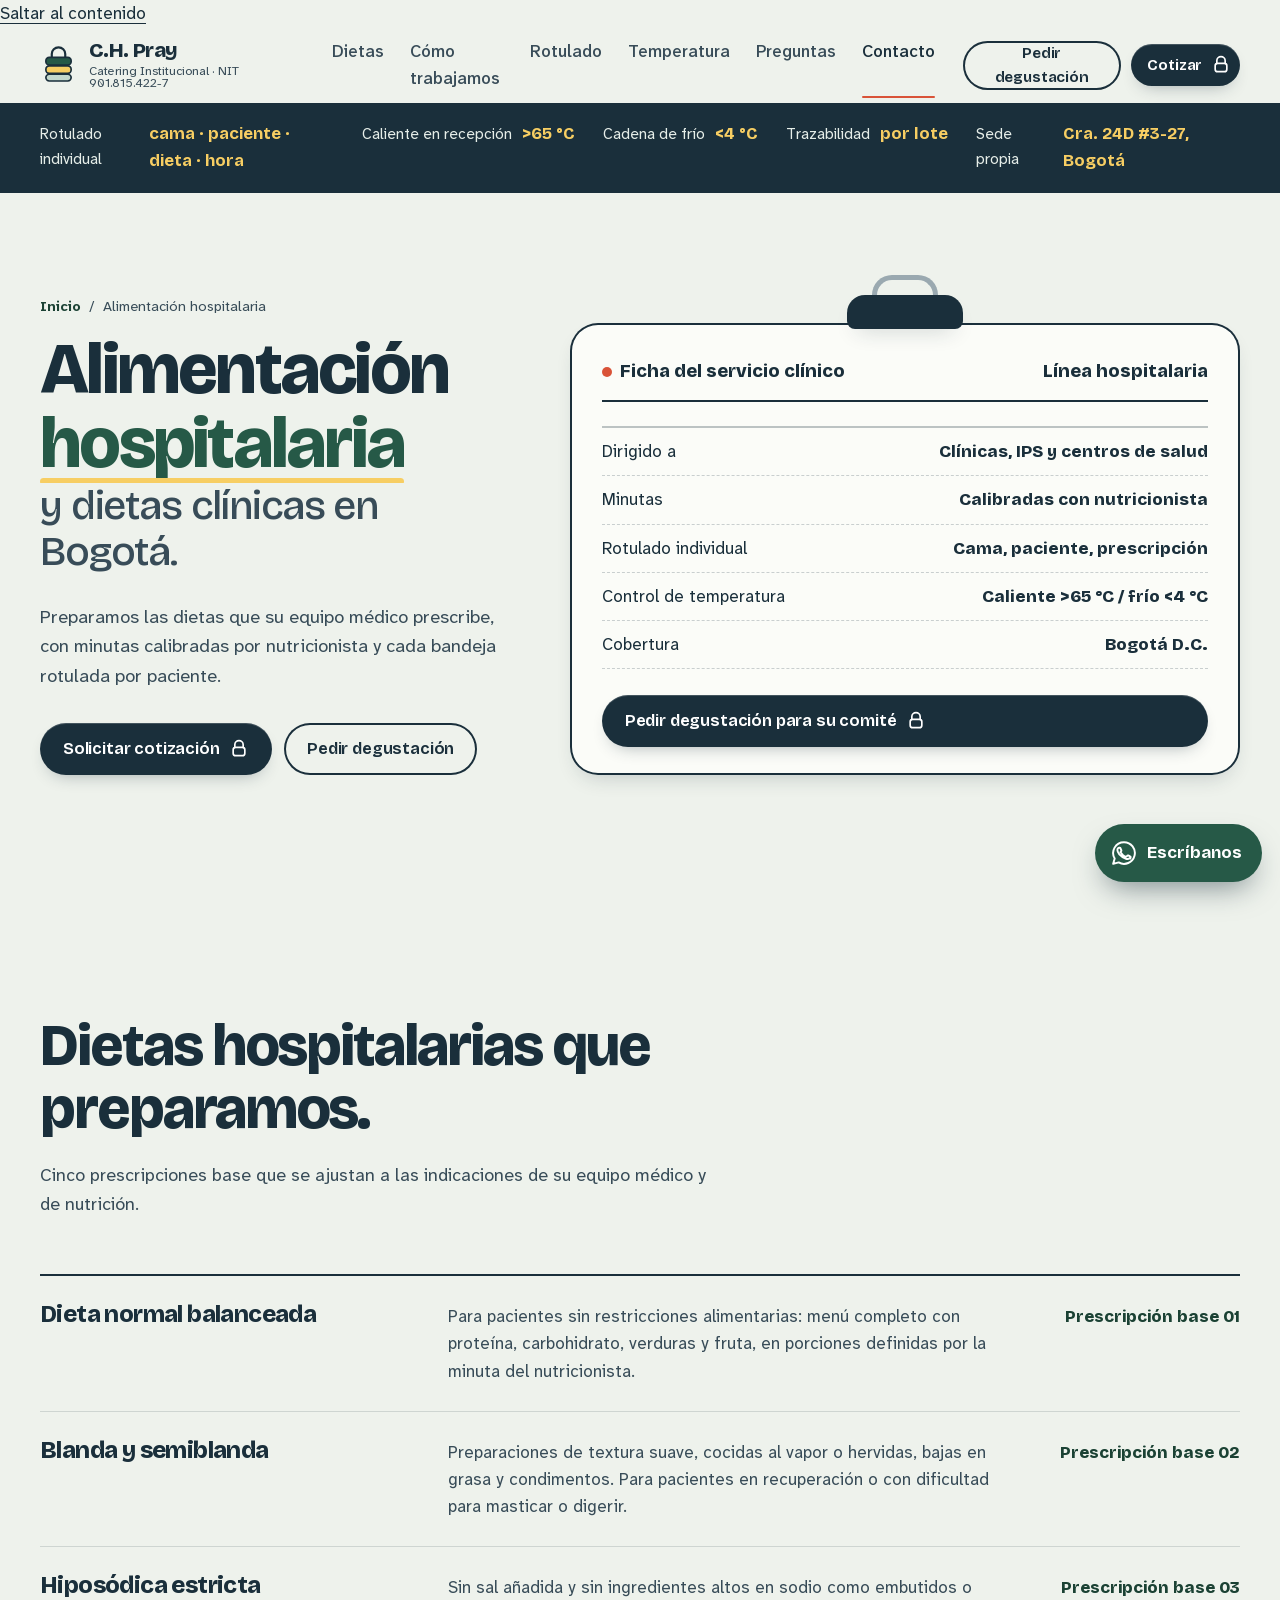
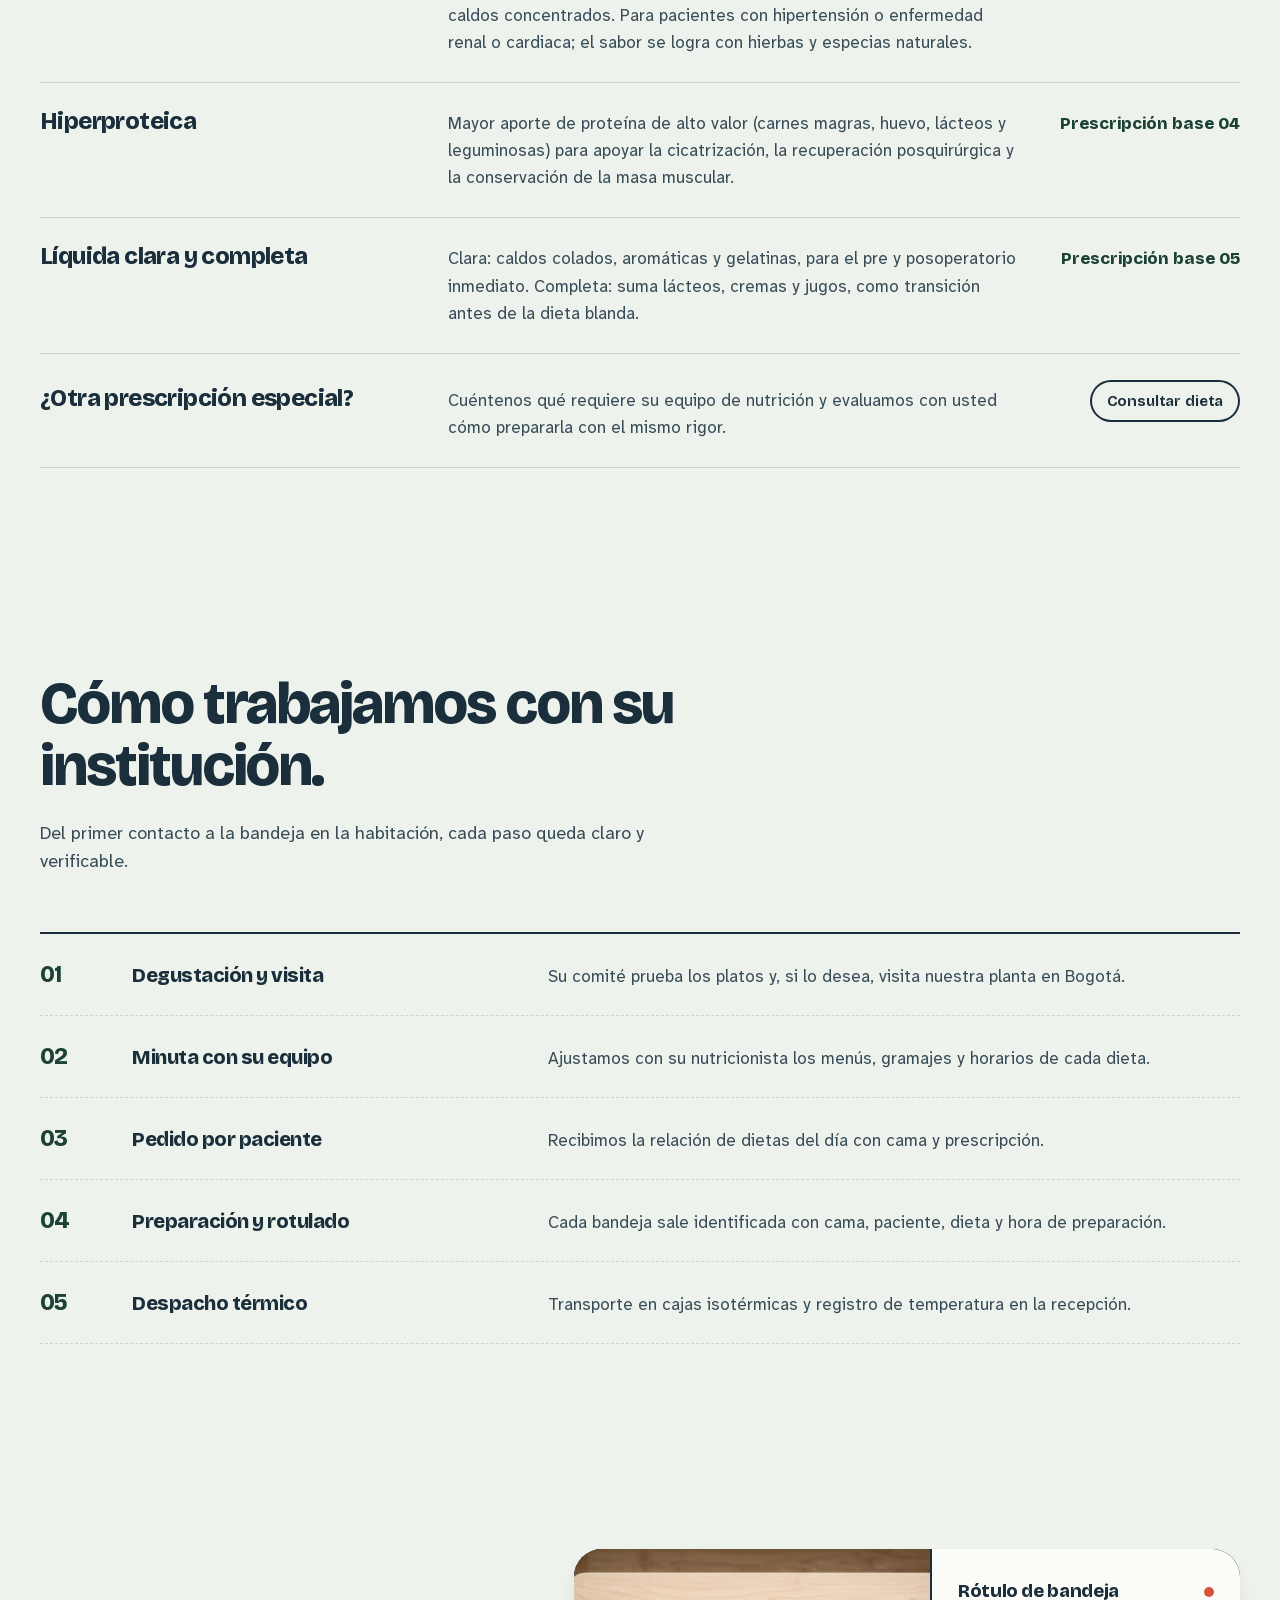
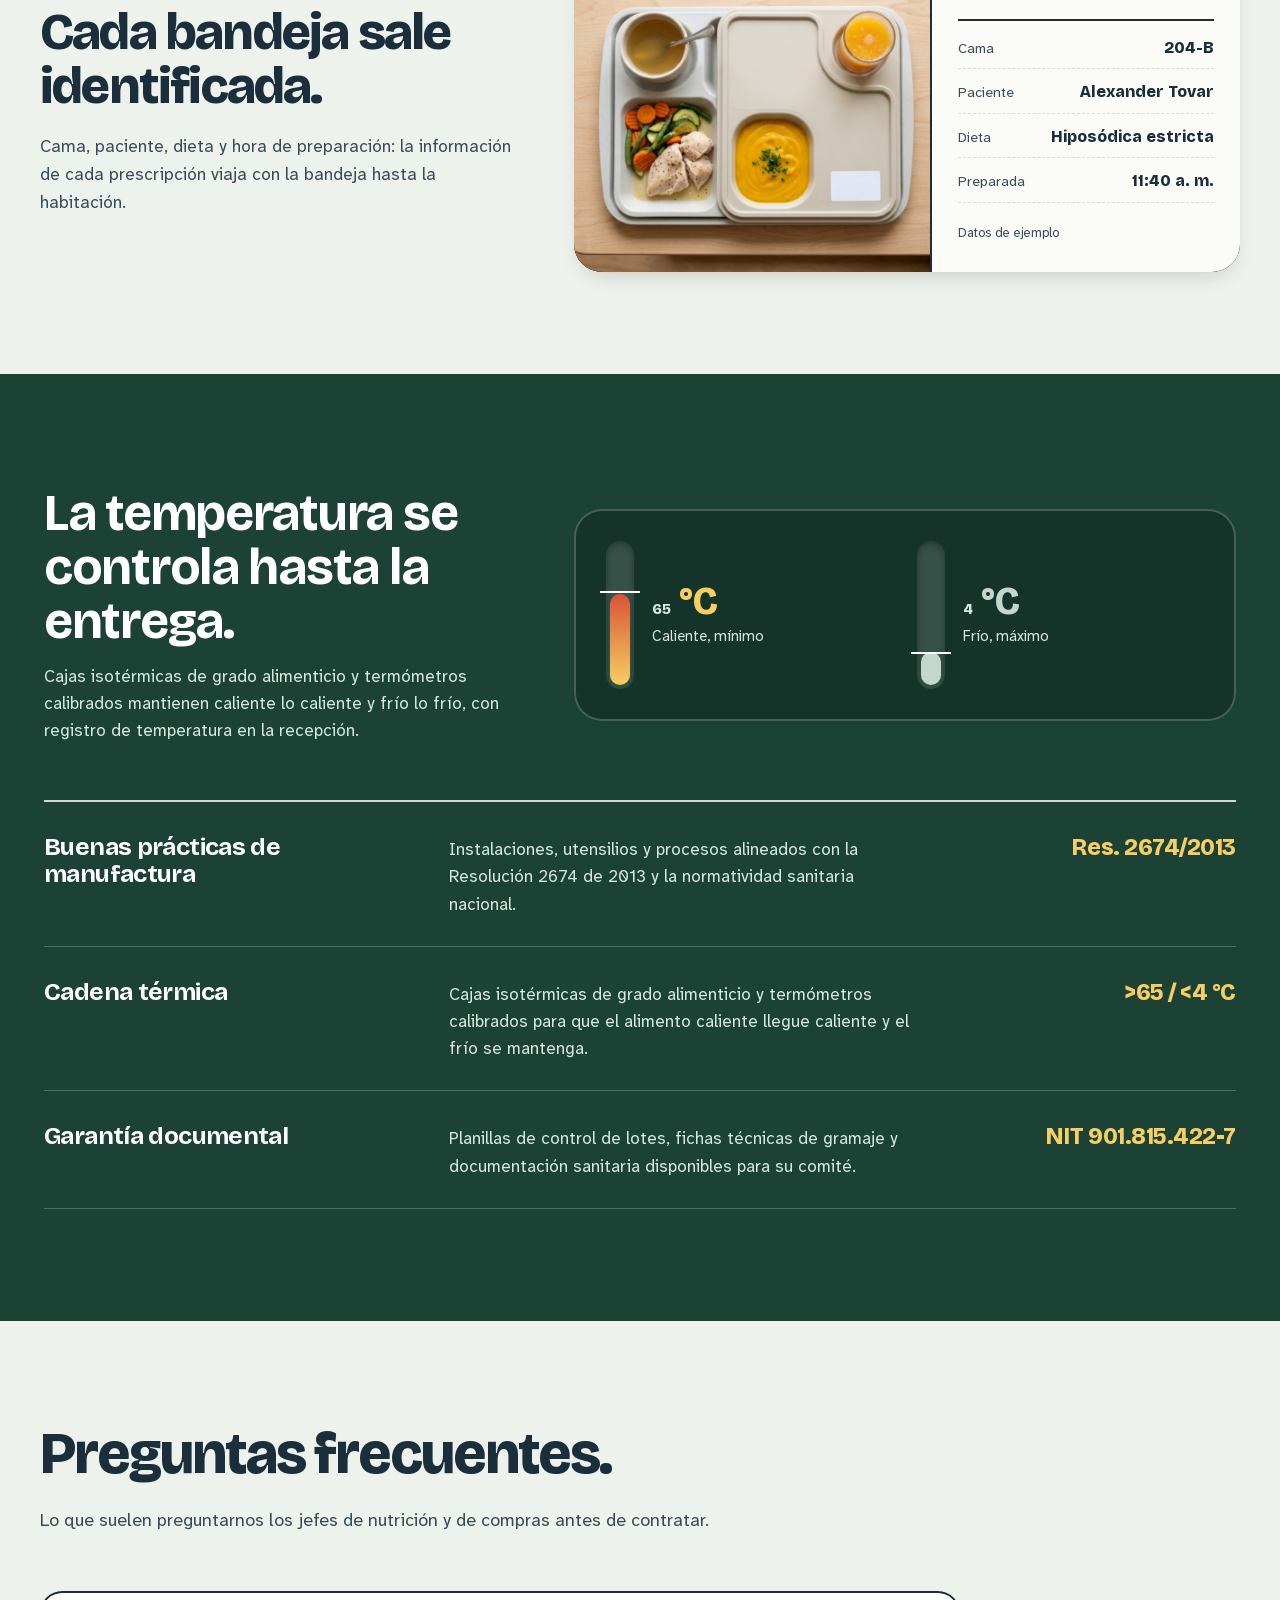
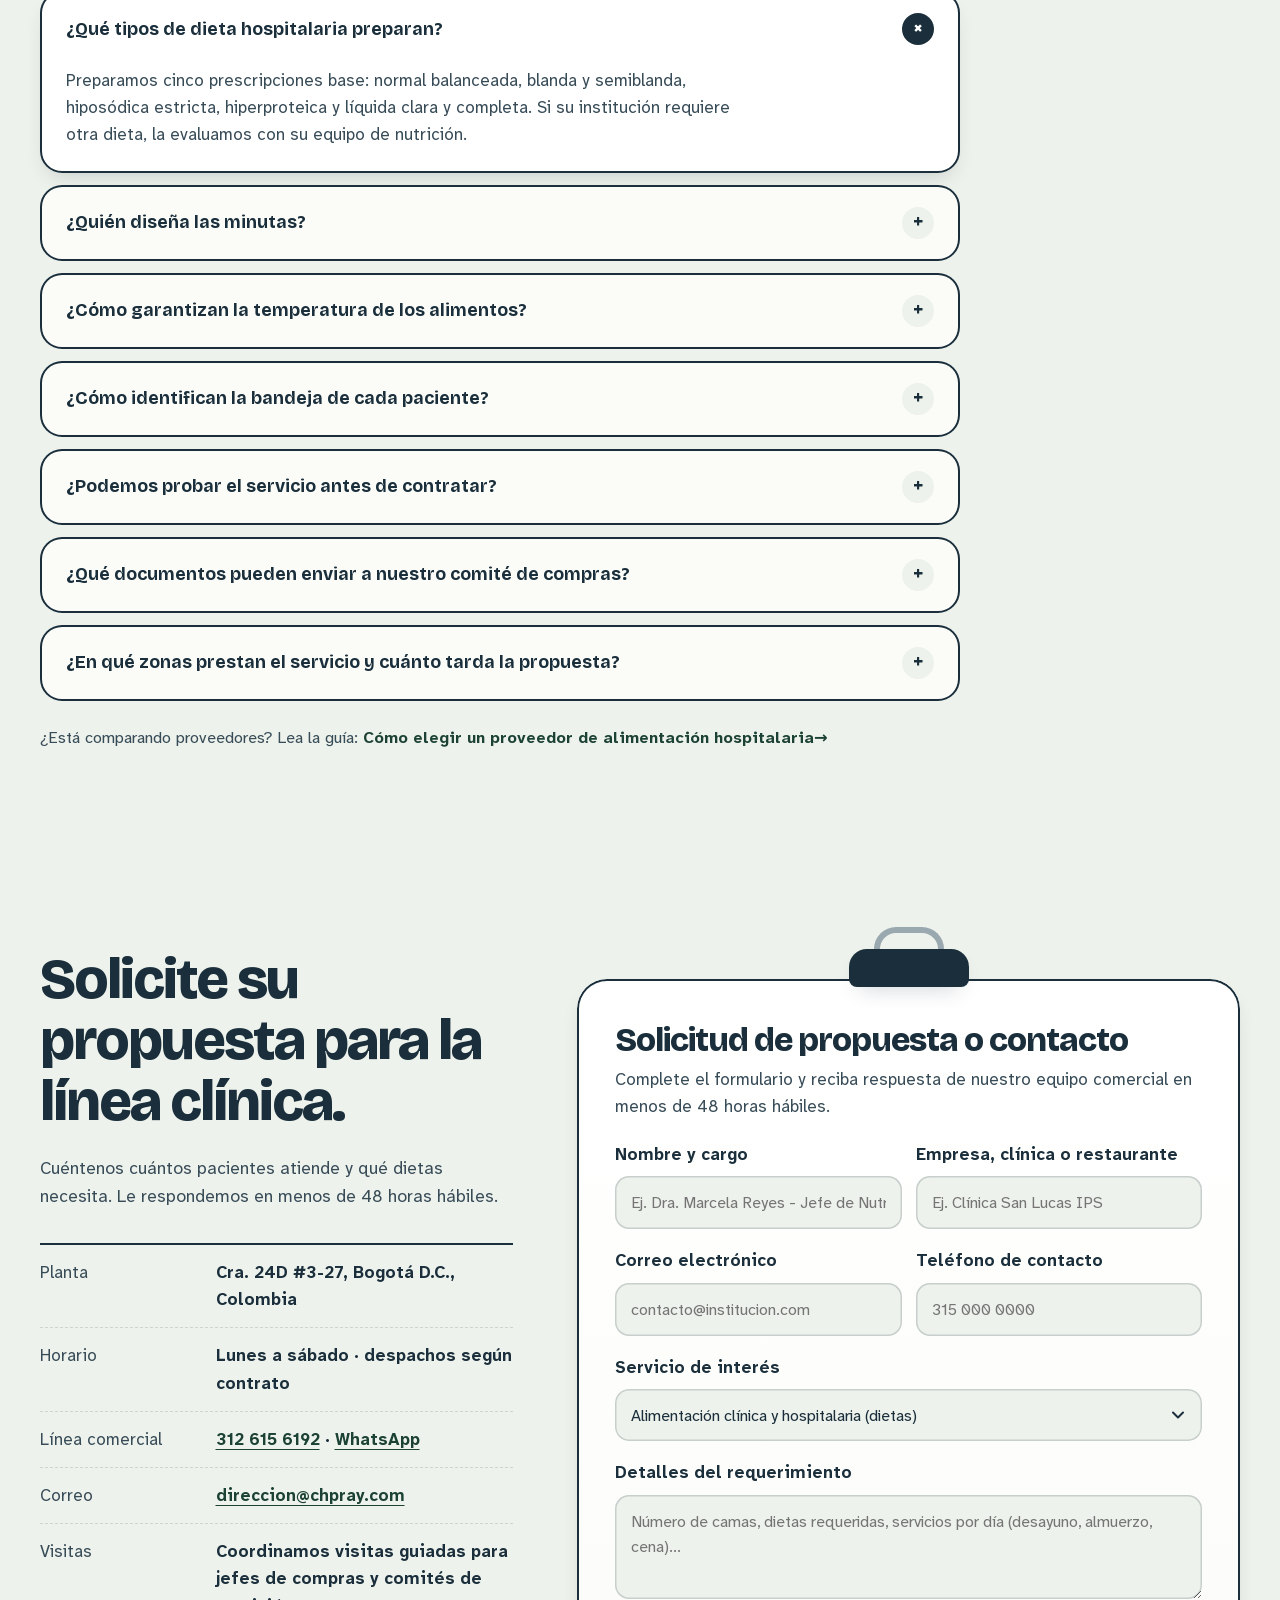
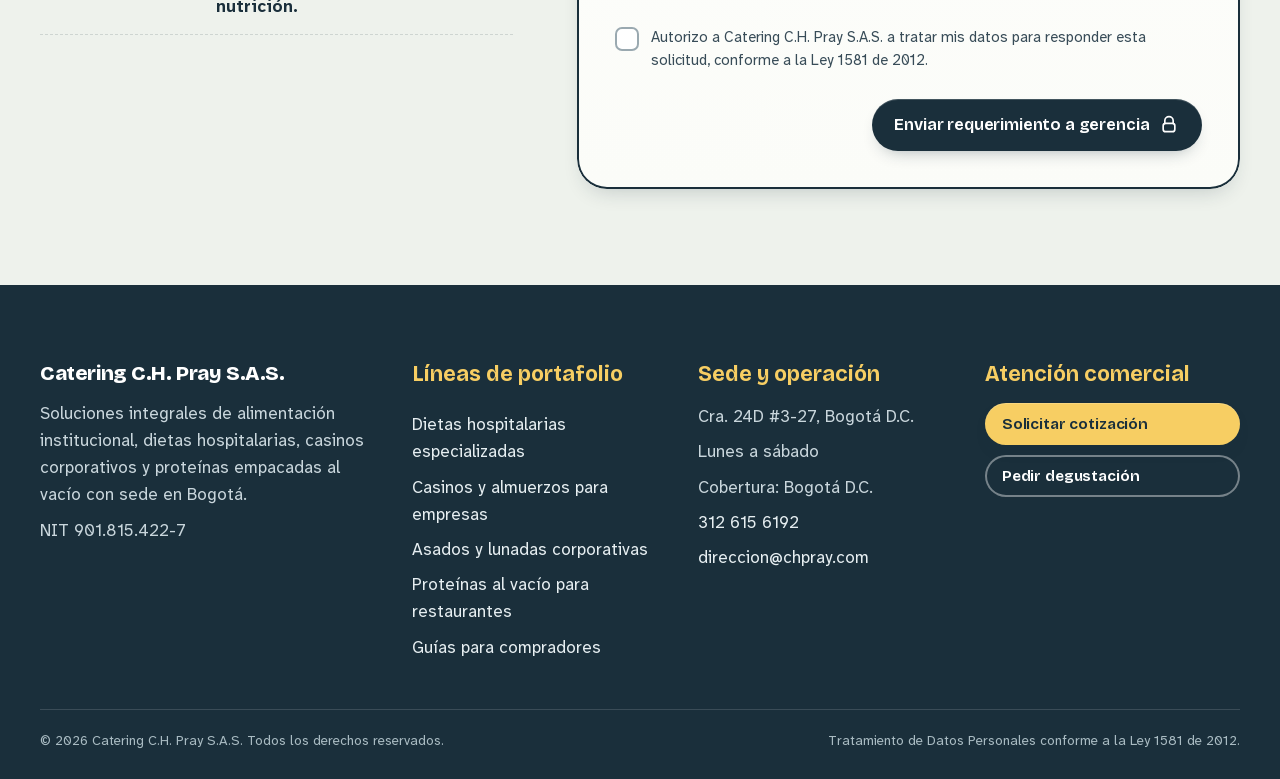
<file: alimentacion-hospitalaria/index.html>
<!DOCTYPE html>
<html lang="es">
<head>
  <meta charset="UTF-8">
  <meta name="viewport" content="width=device-width, initial-scale=1.0">
  <title>Alimentación hospitalaria y dietas clínicas en Bogotá | C.H. Pray</title>
  <meta name="description" content="Dietas hospitalarias normal, blanda, hiposódica, hiperproteica y líquida en Bogotá. Bandejas rotuladas por paciente y control térmico.">
  <meta name="theme-color" content="#265947">
  <link rel="icon" href="data:image/svg+xml,%3Csvg xmlns='http://www.w3.org/2000/svg' viewBox='0 0 64 64'%3E%3Crect x='12' y='18' width='40' height='12' rx='5' fill='%23265947' stroke='%231A2F3B' stroke-width='3'/%3E%3Crect x='12' y='32' width='40' height='12' rx='5' fill='%23F7CE63' stroke='%231A2F3B' stroke-width='3'/%3E%3Crect x='12' y='46' width='40' height='12' rx='5' fill='%23C3D8CC' stroke='%231A2F3B' stroke-width='3'/%3E%3Cpath d='M20 18V11a12 12 0 0 1 24 0v7' fill='none' stroke='%231A2F3B' stroke-width='4' stroke-linecap='round'/%3E%3C/svg%3E">
  <link rel="stylesheet" href="../styles.css">
</head>
<body class="is-ready" data-service="Hospitalario">
  <a class="skip-link" href="#contenido">Saltar al contenido</a>

  <header class="site-header" id="top">
    <div class="site-header__inner">
      <a href="../" class="brand" aria-label="Catering C.H. Pray S.A.S. — Ir al inicio">
        <svg class="brand__mark" viewBox="0 0 44 44" aria-hidden="true">
          <path d="M14 14V9a8 8 0 0 1 16 0v5" fill="none" stroke="#1A2F3B" stroke-width="2.6" stroke-linecap="round"/>
          <rect x="7" y="13" width="30" height="9" rx="4" fill="#265947" stroke="#1A2F3B" stroke-width="2"/>
          <rect x="7" y="23" width="30" height="9" rx="4" fill="#F7CE63" stroke="#1A2F3B" stroke-width="2"/>
          <rect x="7" y="33" width="30" height="8" rx="4" fill="#C3D8CC" stroke="#1A2F3B" stroke-width="2"/>
        </svg>
        <span class="brand__name">
          C.H. Pray
          <small>Catering Institucional · NIT 901.815.422-7</small>
        </span>
      </a>

      <nav class="nav" id="site-nav" aria-label="Principal">
        <a href="#dietas">Dietas</a>
        <a href="#proceso">Cómo trabajamos</a>
        <a href="#rotulado">Rotulado</a>
        <a href="#temperatura">Temperatura</a>
        <a href="#preguntas">Preguntas</a>
        <a href="#contacto">Contacto</a>
      </nav>

      <div class="site-header__actions">
        <button type="button" class="nav-toggle" aria-label="Abrir menú" aria-controls="site-nav" aria-expanded="false">
          <svg viewBox="0 0 24 24" aria-hidden="true"><path d="M4 6h16M4 12h16M4 18h16"/></svg>
        </button>
        <button type="button" class="btn btn--ghost btn--sm hide-mobile" onclick="openQuoteModal('degustacion')">
          <span>Pedir degustación</span>
        </button>
        <button type="button" class="btn btn--latch btn--sm" onclick="openQuoteModal('cotizacion')">
          <span>Cotizar</span>
          <svg class="latch" viewBox="0 0 24 24" aria-hidden="true">
            <path d="M7 10V7a5 5 0 0 1 10 0v3"/>
            <rect x="5" y="10" width="14" height="10" rx="3"/>
          </svg>
        </button>
      </div>
    </div>
  </header>

  <main id="contenido">
    <aside class="ledger" aria-label="Datos operativos verificables">
      <ul class="ledger__rows">
        <li><span>Rotulado individual</span> <b>cama · paciente · dieta · hora</b></li>
        <li><span>Caliente en recepción</span> <b>&gt;65&nbsp;°C</b></li>
        <li><span>Cadena de frío</span> <b>&lt;4&nbsp;°C</b></li>
        <li><span>Trazabilidad</span> <b>por lote</b></li>
        <li><span>Sede propia</span> <b>Cra. 24D #3-27, Bogotá</b></li>
      </ul>
    </aside>

    <section class="hero">
      <div class="hero__copy">
        <p class="breadcrumb"><a href="../">Inicio</a><span>/</span><span aria-current="page">Alimentación hospitalaria</span></p>
        <h1 class="hero__title">
          <span class="line"><span>Alimentación</span></span>
          <span class="line"><span><em>hospitalaria</em></span></span>
          <span class="line line--quiet"><span>y dietas clínicas en Bogotá.</span></span>
        </h1>
        <p class="hero__lead">Preparamos las dietas que su equipo médico prescribe, con minutas calibradas por nutricionista y cada bandeja rotulada por paciente.</p>
        <div class="hero__actions">
          <button type="button" class="btn btn--latch" onclick="openQuoteModal('clinico')">
            <span>Solicitar cotización</span>
            <svg class="latch" viewBox="0 0 24 24" aria-hidden="true"><path d="M7 10V7a5 5 0 0 1 10 0v3"/><rect x="5" y="10" width="14" height="10" rx="3"/></svg>
          </button>
          <button type="button" class="btn btn--ghost" onclick="openQuoteModal('degustacion')">
            <span>Pedir degustación</span>
          </button>
        </div>
      </div>

      <div class="hero-vessel">
        <div class="hero-vessel__lid" aria-hidden="true"><span></span></div>
        <div class="hero-vessel__body">
          <div class="hero-vessel__head">
            <span><i></i>Ficha del servicio clínico</span>
            <span>Línea hospitalaria</span>
          </div>
          <dl class="spec">
            <div><dt>Dirigido a</dt><dd>Clínicas, IPS y centros de salud</dd></div>
            <div><dt>Minutas</dt><dd>Calibradas con nutricionista</dd></div>
            <div><dt>Rotulado individual</dt><dd>Cama, paciente, prescripción</dd></div>
            <div><dt>Control de temperatura</dt><dd>Caliente &gt;65&nbsp;°C / frío &lt;4&nbsp;°C</dd></div>
            <div><dt>Cobertura</dt><dd>Bogotá D.C.</dd></div>
          </dl>
          <div class="row-actions">
            <button type="button" class="btn btn--latch" style="width: 100%;" onclick="openQuoteModal('degustacion')">
              <span>Pedir degustación para su comité</span>
              <svg class="latch" viewBox="0 0 24 24" aria-hidden="true"><path d="M7 10V7a5 5 0 0 1 10 0v3"/><rect x="5" y="10" width="14" height="10" rx="3"/></svg>
            </button>
          </div>
        </div>
      </div>
    </section>

    <section class="spec-cards-section" id="dietas">
      <div class="wrap">
        <header class="section-head reveal">
          <h2 class="mask-title"><span>Dietas hospitalarias que preparamos.</span></h2>
          <p>Cinco prescripciones base que se ajustan a las indicaciones de su equipo médico y de nutrición.</p>
        </header>
        <ul class="spec-ledger">
          <li>
            <h3>Dieta normal balanceada</h3>
            <p>Para pacientes sin restricciones alimentarias: menú completo con proteína, carbohidrato, verduras y fruta, en porciones definidas por la minuta del nutricionista.</p>
            <span class="spec-tag">Prescripción base 01</span>
          </li>
          <li>
            <h3>Blanda y semiblanda</h3>
            <p>Preparaciones de textura suave, cocidas al vapor o hervidas, bajas en grasa y condimentos. Para pacientes en recuperación o con dificultad para masticar o digerir.</p>
            <span class="spec-tag">Prescripción base 02</span>
          </li>
          <li>
            <h3>Hiposódica estricta</h3>
            <p>Sin sal añadida y sin ingredientes altos en sodio como embutidos o caldos concentrados. Para pacientes con hipertensión o enfermedad renal o cardiaca; el sabor se logra con hierbas y especias naturales.</p>
            <span class="spec-tag">Prescripción base 03</span>
          </li>
          <li>
            <h3>Hiperproteica</h3>
            <p>Mayor aporte de proteína de alto valor (carnes magras, huevo, lácteos y leguminosas) para apoyar la cicatrización, la recuperación posquirúrgica y la conservación de la masa muscular.</p>
            <span class="spec-tag">Prescripción base 04</span>
          </li>
          <li>
            <h3>Líquida clara y completa</h3>
            <p>Clara: caldos colados, aromáticas y gelatinas, para el pre y posoperatorio inmediato. Completa: suma lácteos, cremas y jugos, como transición antes de la dieta blanda.</p>
            <span class="spec-tag">Prescripción base 05</span>
          </li>
          <li>
            <h3>¿Otra prescripción especial?</h3>
            <p>Cuéntenos qué requiere su equipo de nutrición y evaluamos con usted cómo prepararla con el mismo rigor.</p>
            <span class="spec-tag"><button type="button" class="btn btn--ghost btn--sm" onclick="openQuoteModal('clinico')">Consultar dieta</button></span>
          </li>
        </ul>
      </div>
    </section>

    <section class="process-section" id="proceso">
      <div class="wrap">
        <header class="section-head reveal">
          <h2 class="mask-title"><span>Cómo trabajamos con su institución.</span></h2>
          <p>Del primer contacto a la bandeja en la habitación, cada paso queda claro y verificable.</p>
        </header>
        <ol class="steps-list">
          <li><h3>Degustación y visita</h3><p>Su comité prueba los platos y, si lo desea, visita nuestra planta en Bogotá.</p></li>
          <li><h3>Minuta con su equipo</h3><p>Ajustamos con su nutricionista los menús, gramajes y horarios de cada dieta.</p></li>
          <li><h3>Pedido por paciente</h3><p>Recibimos la relación de dietas del día con cama y prescripción.</p></li>
          <li><h3>Preparación y rotulado</h3><p>Cada bandeja sale identificada con cama, paciente, dieta y hora de preparación.</p></li>
          <li><h3>Despacho térmico</h3><p>Transporte en cajas isotérmicas y registro de temperatura en la recepción.</p></li>
        </ol>
      </div>
    </section>

    <section class="tray-section" id="rotulado">
      <div class="wrap tray-grid">
        <div class="tray-copy reveal">
          <h2 class="mask-title"><span>Cada bandeja sale identificada.</span></h2>
          <p>Cama, paciente, dieta y hora de preparación: la información de cada prescripción viaja con la bandeja hasta la habitación.</p>
        </div>
        <figure class="tray-figure" id="trayFigure">
          <img decoding="async" src="../img/clinica-bandeja.jpg" alt="Bandeja hospitalaria sellada con su rótulo" width="800" height="600" loading="lazy">
          <div class="tray-label" role="group" aria-label="Ejemplo de rótulo de bandeja">
            <div class="tray-label-title">Rótulo de bandeja</div>
            <dl>
              <div class="tray-row"><dt>Cama</dt><dd><span>204-B</span></dd></div>
              <div class="tray-row"><dt>Paciente</dt><dd><span>Alexander Tovar</span></dd></div>
              <div class="tray-row"><dt>Dieta</dt><dd><span>Hiposódica estricta</span></dd></div>
              <div class="tray-row"><dt>Preparada</dt><dd><span>11:40 a. m.</span></dd></div>
            </dl>
            <div class="tray-label-note">Datos de ejemplo</div>
          </div>
        </figure>
      </div>
    </section>

    <section class="safety" id="temperatura">
      <div class="wrap">
        <div class="thermo-duo-grid" style="margin-top: 0; margin-bottom: 56px;">
          <div>
            <h2 style="font-size: clamp(2rem, 4vw, 3.2rem); color: #fff;">La temperatura se controla hasta la entrega.</h2>
            <p style="margin-top: 14px; color: #D7E8DF;">Cajas isotérmicas de grado alimenticio y termómetros calibrados mantienen caliente lo caliente y frío lo frío, con registro de temperatura en la recepción.</p>
          </div>
          <div class="thermo-pair" id="thermoPair" role="img" aria-label="Termómetros en escala de 0 a 100 grados: lo caliente se mantiene por encima de 65 grados y lo frío por debajo de 4 grados">
            <div class="thermo-v thermo-hot" data-level="65">
              <div class="thermo-tube"><div class="thermo-fill"></div><span class="thermo-mark"></span></div>
              <div class="thermo-read"><strong><span class="thermo-num">65</span>&nbsp;°C</strong><span>Caliente, mínimo</span></div>
            </div>
            <div class="thermo-v thermo-cold" data-level="4">
              <div class="thermo-tube"><div class="thermo-fill"></div><span class="thermo-mark"></span></div>
              <div class="thermo-read"><strong><span class="thermo-num">4</span>&nbsp;°C</strong><span>Frío, máximo</span></div>
            </div>
          </div>
        </div>

        <ul class="proofs">
          <li class="reveal"><h3>Buenas prácticas de manufactura</h3><p>Instalaciones, utensilios y procesos alineados con la Resolución 2674 de 2013 y la normatividad sanitaria nacional.</p><b>Res. 2674/2013</b></li>
          <li class="reveal"><h3>Cadena térmica</h3><p>Cajas isotérmicas de grado alimenticio y termómetros calibrados para que el alimento caliente llegue caliente y el frío se mantenga.</p><b>&gt;65 / &lt;4&nbsp;°C</b></li>
          <li class="reveal"><h3>Garantía documental</h3><p>Planillas de control de lotes, fichas técnicas de gramaje y documentación sanitaria disponibles para su comité.</p><b>NIT 901.815.422-7</b></li>
        </ul>
      </div>
    </section>

    <section class="faq-section" id="preguntas">
      <div class="wrap">
        <header class="section-head reveal">
          <h2 class="mask-title"><span>Preguntas frecuentes.</span></h2>
          <p>Lo que suelen preguntarnos los jefes de nutrición y de compras antes de contratar.</p>
        </header>
        <div class="faq-list">
          <details open><summary>¿Qué tipos de dieta hospitalaria preparan?</summary><p>Preparamos cinco prescripciones base: normal balanceada, blanda y semiblanda, hiposódica estricta, hiperproteica y líquida clara y completa. Si su institución requiere otra dieta, la evaluamos con su equipo de nutrición.</p></details>
          <details><summary>¿Quién diseña las minutas?</summary><p>Las minutas se calibran con nutricionista profesional y se ajustan con el equipo de nutrición de su institución: menús, gramajes y horarios de cada dieta.</p></details>
          <details><summary>¿Cómo garantizan la temperatura de los alimentos?</summary><p>Despachamos en cajas isotérmicas de grado alimenticio y medimos la temperatura en la recepción: más de 65&nbsp;°C para los alimentos calientes y menos de 4&nbsp;°C para los fríos.</p></details>
          <details><summary>¿Cómo identifican la bandeja de cada paciente?</summary><p>Cada bandeja va rotulada de forma individual con cama, paciente, dieta y hora de preparación, para que su personal la entregue sin confusiones.</p></details>
          <details><summary>¿Podemos probar el servicio antes de contratar?</summary><p>Sí. Coordinamos una degustación sin costo para su comité técnico y, si lo desea, una visita guiada a nuestra planta de producción en Bogotá.</p></details>
          <details><summary>¿Qué documentos pueden enviar a nuestro comité de compras?</summary><p>Ponemos a disposición planillas de control de lotes, fichas técnicas de gramaje y la documentación sanitaria de la empresa, además de nuestros datos legales (NIT 901.815.422-7).</p></details>
          <details><summary>¿En qué zonas prestan el servicio y cuánto tarda la propuesta?</summary><p>Atendemos instituciones en Bogotá D.C.; para otras zonas, consúltenos. Enviamos la propuesta formal en menos de 48 horas hábiles después de conocer su requerimiento.</p></details>
        </div>
        <p class="guide-related">¿Está comparando proveedores? Lea la guía: <a href="../guias/proveedor-alimentacion-hospitalaria/" class="link">Cómo elegir un proveedor de alimentación hospitalaria</a></p>
      </div>
    </section>
    
    <section class="plant" id="contacto" aria-labelledby="contacto-title">
      <div class="wrap plant__grid">
        <div class="plant__info reveal">
          <h2 id="contacto-title" class="mask-title"><span>Solicite su propuesta para la línea clínica.</span></h2>
          <p>Cuéntenos cuántos pacientes atiende y qué dietas necesita. Le respondemos en menos de 48 horas hábiles.</p>

          <dl class="contact">
            <div><dt>Planta</dt><dd>Cra. 24D #3-27, Bogotá D.C., Colombia</dd></div>
            <div><dt>Horario</dt><dd>Lunes a sábado · despachos según contrato</dd></div>
            <div><dt>Línea comercial</dt><dd><a href="tel:+573126156192">312 615 6192</a> · <a href="https://wa.me/573126156192" target="_blank" rel="noopener">WhatsApp</a></dd></div>
            <div><dt>Correo</dt><dd><a href="mailto:direccion@chpray.com">direccion@chpray.com</a></dd></div>
            <div><dt>Visitas</dt><dd>Coordinamos visitas guiadas para jefes de compras y comités de nutrición.</dd></div>
          </dl>
        </div>

        <div class="request reveal">
          <div class="request__lid" aria-hidden="true"><span></span></div>
          <div class="wizard">
            <h3 class="wizard__title" style="margin-bottom: 8px;">Solicitud de propuesta o contacto</h3>
            <p style="color: var(--ink-2); margin-bottom: 20px;">Complete el formulario y reciba respuesta de nuestro equipo comercial en menos de 48 horas hábiles.</p>

            <form id="directForm" onsubmit="handleDirectContact(event)">
              <div class="grid-2">
                <div class="field">
                  <label for="dirName">Nombre y cargo</label>
                  <input type="text" id="dirName" placeholder="Ej. Dra. Marcela Reyes - Jefe de Nutrición" required>
                </div>
                <div class="field">
                  <label for="dirCompany">Empresa, clínica o restaurante</label>
                  <input type="text" id="dirCompany" placeholder="Ej. Clínica San Lucas IPS" required>
                </div>
              </div>

              <div class="grid-2">
                <div class="field">
                  <label for="dirEmail">Correo electrónico</label>
                  <input type="email" id="dirEmail" placeholder="contacto@institucion.com" required>
                </div>
                <div class="field">
                  <label for="dirPhone">Teléfono de contacto</label>
                  <input type="tel" id="dirPhone" placeholder="315 000 0000" required>
                </div>
              </div>

              <div class="field">
                <label for="dirService">Servicio de interés</label>
                <select id="dirService">
                  <option value="hospitalario" selected>Alimentación clínica y hospitalaria (dietas)</option>
                  <option value="corporativo">Catering y casinos para empresas</option>
                  <option value="vacio">Proteínas porcionadas al vacío para restaurantes</option>
                  <option value="asados">Eventos corporativos y asados</option>
                  <option value="auditoria">Quiero agendar una visita a la planta</option>
                </select>
              </div>

              <div class="field">
                <label for="dirMessage">Detalles del requerimiento</label>
                <textarea id="dirMessage" rows="3" placeholder="Número de camas, dietas requeridas, servicios por día (desayuno, almuerzo, cena)..."></textarea>
              </div>

              <label class="consent">
                <input type="checkbox" id="dirConsent" required>
                <span>Autorizo a Catering C.H. Pray S.A.S. a tratar mis datos para responder esta solicitud, conforme a la Ley 1581 de 2012.</span>
              </label>

              <div class="step__nav">
                <span></span>
                <button type="submit" class="btn btn--latch btn--submit">
                  <span class="btn__label">Enviar requerimiento a gerencia</span>
                  <span class="btn__steam" aria-hidden="true"><i></i><i></i><i></i></span>
                  <svg class="latch" viewBox="0 0 24 24" aria-hidden="true"><path d="M7 10V7a5 5 0 0 1 10 0v3"/><rect x="5" y="10" width="14" height="10" rx="3"/></svg>
                </button>
              </div>
            </form>

            <div class="done" id="directDone" role="status" aria-live="polite">
              <svg class="done__carrier" viewBox="0 0 120 120" aria-hidden="true">
                <path class="d-handle" d="M36 38V24a24 24 0 0 1 48 0v14"/>
                <rect class="d-t1" x="22" y="36" width="76" height="22" rx="8"/>
                <rect class="d-t2" x="22" y="61" width="76" height="22" rx="8"/>
                <rect class="d-t3" x="22" y="86" width="76" height="22" rx="8"/>
                <path class="d-check" d="m46 72 10 10 20-22"/>
              </svg>
              <h4>Solicitud registrada exitosamente.</h4>
              <p>Gracias por escribirnos. Nuestro equipo comercial le responderá en menos de 48 horas hábiles.</p>
              <button type="button" class="btn btn--ghost" onclick="resetDirectContact()">Enviar otra solicitud</button>
            </div>
          </div>
        </div>
      </div>
    </section>
    
  </main>

  <!-- MODAL DE COTIZACIÓN Y DEGUSTACIÓN EN 3 PASOS -->
  <div class="modal-overlay" id="quoteModal" onclick="closeModalOnBackdrop(event)">
    <div class="modal-window" role="dialog" aria-modal="true" aria-label="Solicitar cotización o degustación">
      <button type="button" class="modal-close-btn" aria-label="Cerrar" onclick="closeQuoteModal()">✕</button>

      <div class="step-indicator-bar">
        <div class="step-tick active" id="tick-1"></div>
        <div class="step-tick" id="tick-2"></div>
        <div class="step-tick" id="tick-3"></div>
      </div>

      <div class="wizard-step active" id="step-1">
        <h3>¿Qué tipo de solución necesita?</h3>
        <p style="color: var(--ink-2); margin-top: 4px;">Elija la línea y le asignamos un asesor técnico.</p>

        <div class="option-grid">
          <button type="button" class="selectable-card selected" aria-pressed="true" onclick="selectService(this, 'Hospitalario')">
            <strong>Línea hospitalaria</strong>
            <span>Clínicas, IPS, centros de salud</span>
          </button>
          <button type="button" class="selectable-card" aria-pressed="false" onclick="selectService(this, 'Corporativo')">
            <strong>Casino empresarial</strong>
            <span>Almuerzos y refrigerios diarios</span>
          </button>
          <button type="button" class="selectable-card" aria-pressed="false" onclick="selectService(this, 'Evento')">
            <strong>Eventos y asados</strong>
            <span>Jornadas al aire libre y reuniones</span>
          </button>
          <button type="button" class="selectable-card" aria-pressed="false" onclick="selectService(this, 'Proteínas')">
            <strong>Proteínas al vacío</strong>
            <span>Cortes porcionados para restaurantes</span>
          </button>
        </div>

        <button type="button" class="btn btn--latch" style="width: 100%;" onclick="goToStep(2)">
          <span>Continuar al siguiente paso</span>
          <svg class="latch" viewBox="0 0 24 24" aria-hidden="true"><path d="M7 10V7a5 5 0 0 1 10 0v3"/><rect x="5" y="10" width="14" height="10" rx="3"/></svg>
        </button>
      </div>

      <div class="wizard-step" id="step-2">
        <h3>Alcance y volumen estimado</h3>
        <p style="color: var(--ink-2); margin: 4px 0 18px;">Verificamos la capacidad operativa diaria requerida.</p>

        <div class="field">
          <label for="quoteVolume">Raciones aproximadas / personas por día:</label>
          <select id="quoteVolume">
            <option value="20-50">20 a 50 raciones</option>
            <option value="50-150" selected>50 a 150 raciones</option>
            <option value="150-500">150 a 500 raciones</option>
            <option value="500+">Más de 500 raciones diarias</option>
          </select>
        </div>

        <div class="field">
          <label for="quoteFrequency">Modalidad de contratación:</label>
          <select id="quoteFrequency">
            <option value="contrato">Contrato recurrente mensual</option>
            <option value="evento">Evento o fecha específica</option>
            <option value="muestra">Quiero coordinar primero una muestra o degustación</option>
          </select>
        </div>

        <div class="step__nav">
          <button type="button" class="btn btn--text" onclick="goToStep(1)">← Atrás</button>
          <button type="button" class="btn btn--latch" onclick="goToStep(3)">
            <span>Continuar a contacto</span>
            <svg class="latch" viewBox="0 0 24 24" aria-hidden="true"><path d="M7 10V7a5 5 0 0 1 10 0v3"/><rect x="5" y="10" width="14" height="10" rx="3"/></svg>
          </button>
        </div>
      </div>

      <div class="wizard-step" id="step-3">
        <h3>¿A dónde enviamos la propuesta?</h3>
        <p style="color: var(--ink-2); margin: 4px 0 18px;">El equipo comercial preparará el dossier y la cotización en menos de 48 horas hábiles.</p>

        <div class="grid-2">
          <div class="field">
            <label for="contactName">Nombre y cargo del decisor:</label>
            <input type="text" id="contactName" placeholder="Dra. Camila Gómez - Nutrición" required>
          </div>
          <div class="field">
            <label for="contactCompany">Empresa, clínica o institución:</label>
            <input type="text" id="contactCompany" placeholder="Clínica San Lucas IPS" required>
          </div>
        </div>

        <div class="grid-2">
          <div class="field">
            <label for="contactEmail">Correo corporativo:</label>
            <input type="email" id="contactEmail" placeholder="compras@empresa.com" required>
          </div>
          <div class="field">
            <label for="contactPhone">Teléfono / celular:</label>
            <input type="tel" id="contactPhone" placeholder="310 000 0000" required>
          </div>
        </div>

        <div class="field">
          <label for="contactMessage">Mensaje <small>(opcional)</small>:</label>
          <textarea id="contactMessage" rows="2" placeholder="Horarios, tipos de dieta, fecha de inicio..."></textarea>
        </div>

        <label class="consent">
          <input type="checkbox" id="quoteConsent" required>
          <span>Autorizo a Catering C.H. Pray S.A.S. a tratar mis datos conforme a la Ley 1581 de 2012.</span>
        </label>

        <div class="step__nav">
          <button type="button" class="btn btn--text" onclick="goToStep(2)">← Atrás</button>
          <button type="button" class="btn btn--latch btn--submit" id="quoteSubmitBtn" onclick="submitQuote()">
            <span class="btn__label">Generar y enviar solicitud</span>
            <span class="btn__steam" aria-hidden="true"><i></i><i></i><i></i></span>
            <svg class="latch" viewBox="0 0 24 24" aria-hidden="true"><path d="M7 10V7a5 5 0 0 1 10 0v3"/><rect x="5" y="10" width="14" height="10" rx="3"/></svg>
          </button>
        </div>
      </div>

      <div class="wizard-step" id="step-success" style="text-align: center; padding: 16px 0;">
        <svg class="done__carrier" viewBox="0 0 120 120" aria-hidden="true">
          <path d="M36 38V24a24 24 0 0 1 48 0v14" fill="none" stroke="#9AA9B0" stroke-width="6" stroke-linecap="round"/>
          <rect x="22" y="36" width="76" height="22" rx="8" fill="#265947"/>
          <rect x="22" y="61" width="76" height="22" rx="8" fill="#F7CE63"/>
          <rect x="22" y="86" width="76" height="22" rx="8" fill="#C3D8CC"/>
          <path d="m46 72 10 10 20-22" fill="none" stroke="#1A2F3B" stroke-width="6" stroke-linecap="round" stroke-linejoin="round"/>
        </svg>
        <h3 style="margin-top: 8px;">Solicitud registrada exitosamente</h3>
        <p style="color: var(--ink-2); margin: 10px auto 22px; max-width: 40ch;">
          Ya registramos su solicitud. Un asesor comercial y nuestro equipo de nutrición se comunicarán con usted en menos de 48 horas hábiles.
        </p>
        <button type="button" class="btn btn--latch" onclick="closeQuoteModal()">
          <span>Cerrar y volver al sitio</span>
        </button>
      </div>
    </div>
  </div>

  <footer class="site-footer">
    <div class="wrap site-footer__grid">
      <div>
        <p class="site-footer__brand">Catering C.H. Pray S.A.S.</p>
        <p>Soluciones integrales de alimentación institucional, dietas hospitalarias, casinos corporativos y proteínas empacadas al vacío con sede en Bogotá.</p>
        <p>NIT 901.815.422-7</p>
      </div>
      <nav aria-label="Líneas de portafolio">
        <p class="site-footer__h">Líneas de portafolio</p>
        <a href="../alimentacion-hospitalaria/">Dietas hospitalarias especializadas</a>
        <a href="../catering-corporativo/">Casinos y almuerzos para empresas</a>
        <a href="../asados-corporativos/">Asados y lunadas corporativas</a>
        <a href="../proteinas-al-vacio/">Proteínas al vacío para restaurantes</a>
        <a href="../guias/">Guías para compradores</a>
      </nav>
      <div>
        <p class="site-footer__h">Sede y operación</p>
        <p>Cra. 24D #3-27, Bogotá D.C.</p>
        <p>Lunes a sábado</p>
        <p>Cobertura: Bogotá D.C.</p>
        <p><a href="tel:+573126156192">312 615 6192</a></p>
        <p><a href="mailto:direccion@chpray.com">direccion@chpray.com</a></p>
      </div>
      <div>
        <p class="site-footer__h">Atención comercial</p>
        <div style="display: grid; gap: 10px;">
          <button type="button" class="btn btn--latch btn--sm" style="--bg: var(--maiz); --fg: var(--navy);" onclick="openQuoteModal('cotizacion')">
            <span>Solicitar cotización</span>
          </button>
          <button type="button" class="btn btn--ghost btn--sm" style="--fg: #fff; box-shadow: inset 0 0 0 2px rgba(255,255,255,.4);" onclick="openQuoteModal('degustacion')">
            <span>Pedir degustación</span>
          </button>
        </div>
      </div>
    </div>
    <div class="wrap site-footer__legal">
      <span>© 2026 Catering C.H. Pray S.A.S. Todos los derechos reservados.</span>
      <span>Tratamiento de Datos Personales conforme a la Ley 1581 de 2012.</span>
    </div>
  </footer>

  <a class="wa is-visible" id="wa" href="https://wa.me/573126156192?text=Hola%2C%20quisiera%20informaci%C3%B3n%20sobre%20sus%20servicios%20de%20alimentaci%C3%B3n." target="_blank" rel="noopener" aria-label="Escribir por WhatsApp">
    <svg viewBox="0 0 24 24" aria-hidden="true"><path d="M12 2a10 10 0 0 0-8.6 15.1L2 22l5.1-1.3A10 10 0 1 0 12 2Zm5.5 14.2c-.2.6-1.3 1.2-1.8 1.3-.5.1-1.1.1-1.8-.1a16 16 0 0 1-6.2-4.2c-1.5-1.9-1.8-3.4-1.8-4 0-.6.3-1.4.8-1.8.2-.2.5-.3.8-.3h.6c.2 0 .4 0 .6.5l.8 1.9c.1.2.1.4 0 .6l-.5.7c-.2.2-.3.3-.1.6.3.5 1 1.5 2 2.4 1.3 1.1 2.3 1.5 2.7 1.7.3.1.5.1.7-.1l.8-1c.2-.3.4-.2.7-.1l1.8.9c.3.1.5.2.5.4 0 .2 0 .9-.3 1.5Z"/></svg>
    <span>Escríbanos</span>
  </a>

  <script src="../app.js" defer></script>
</body>
</html>
</file>
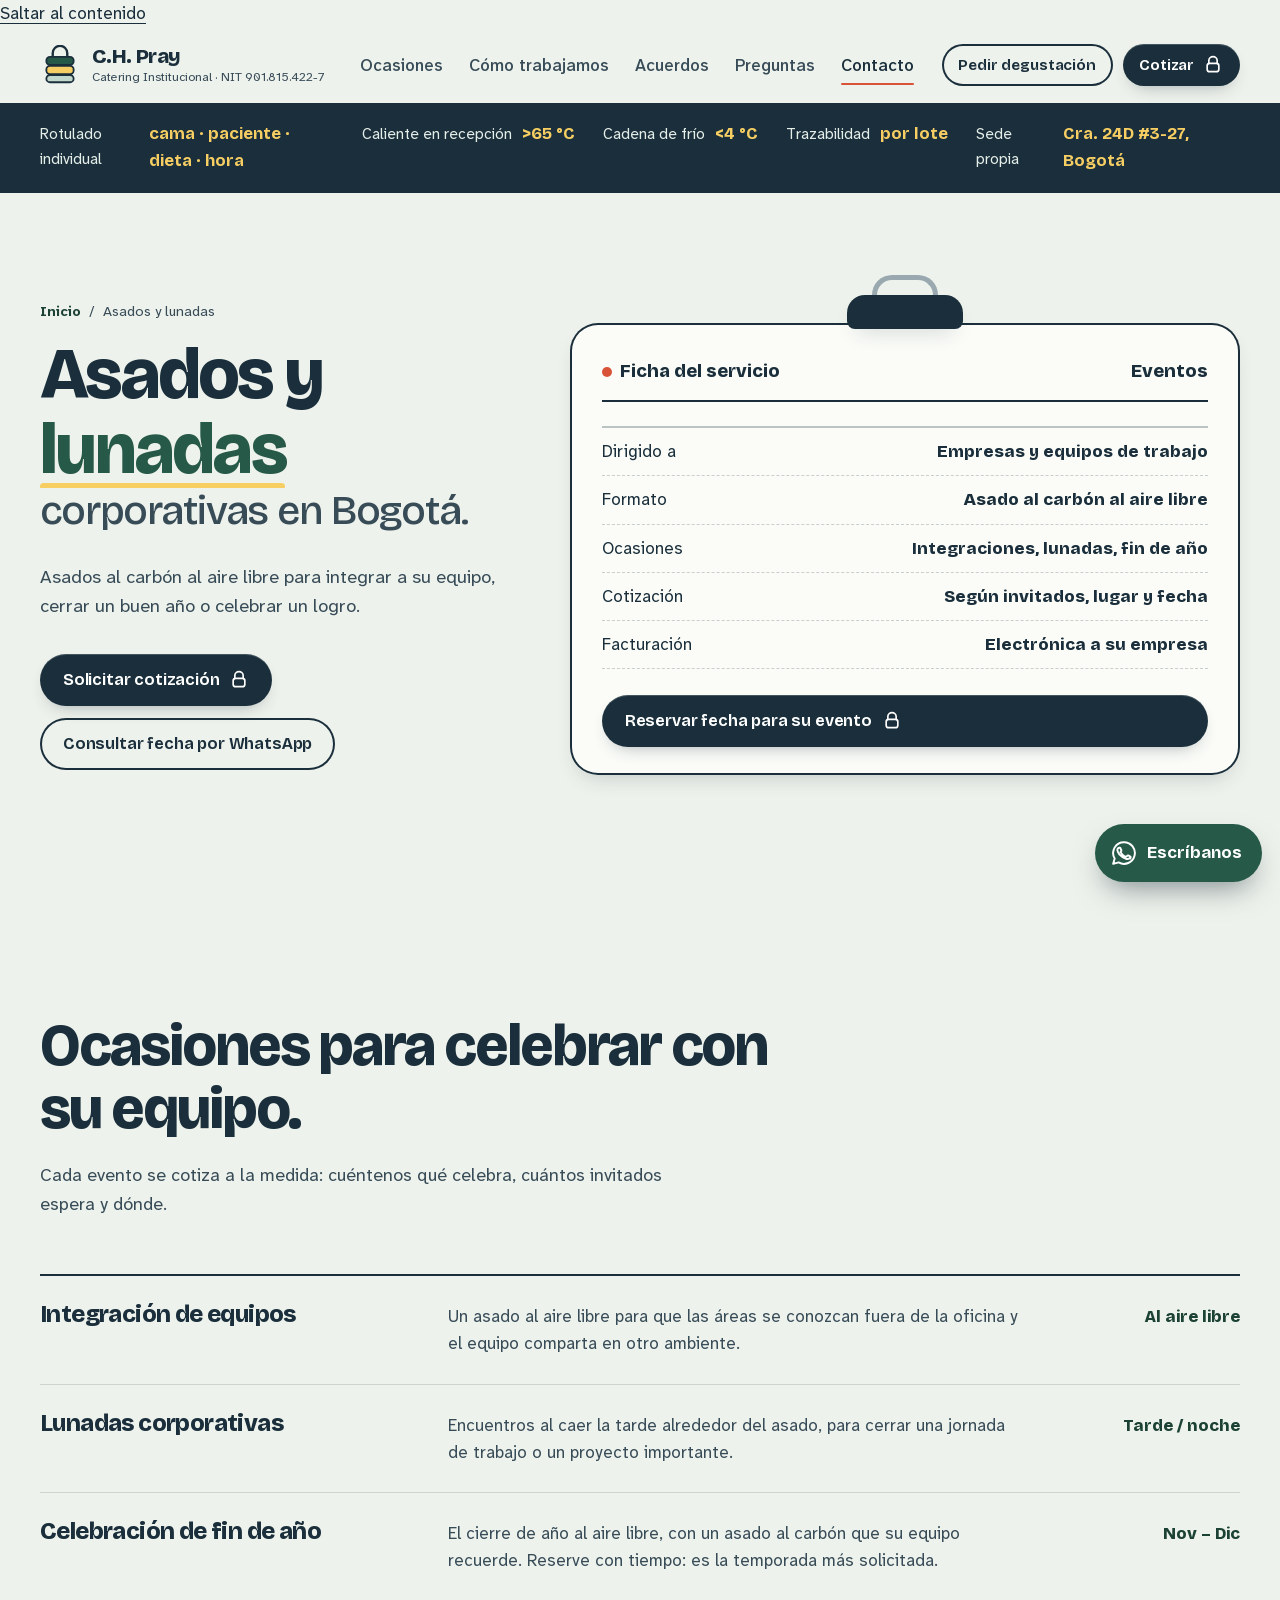
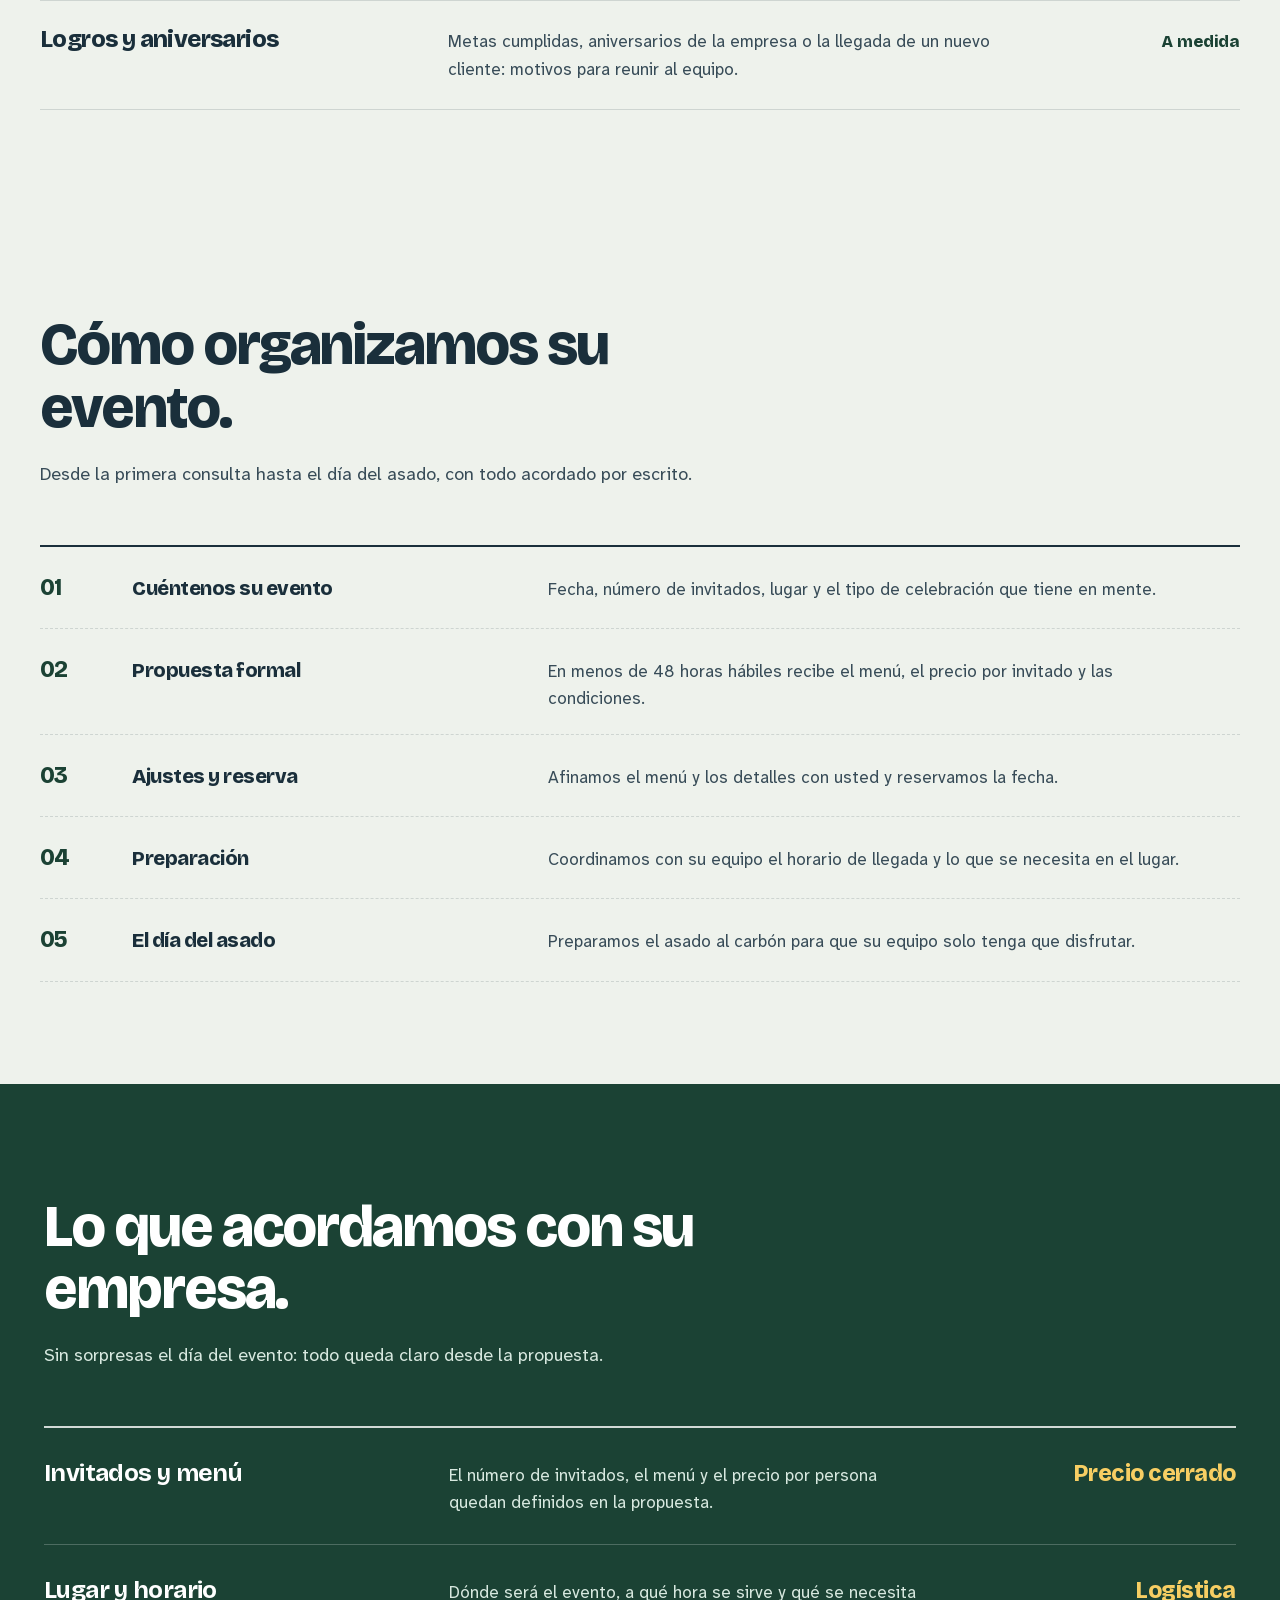
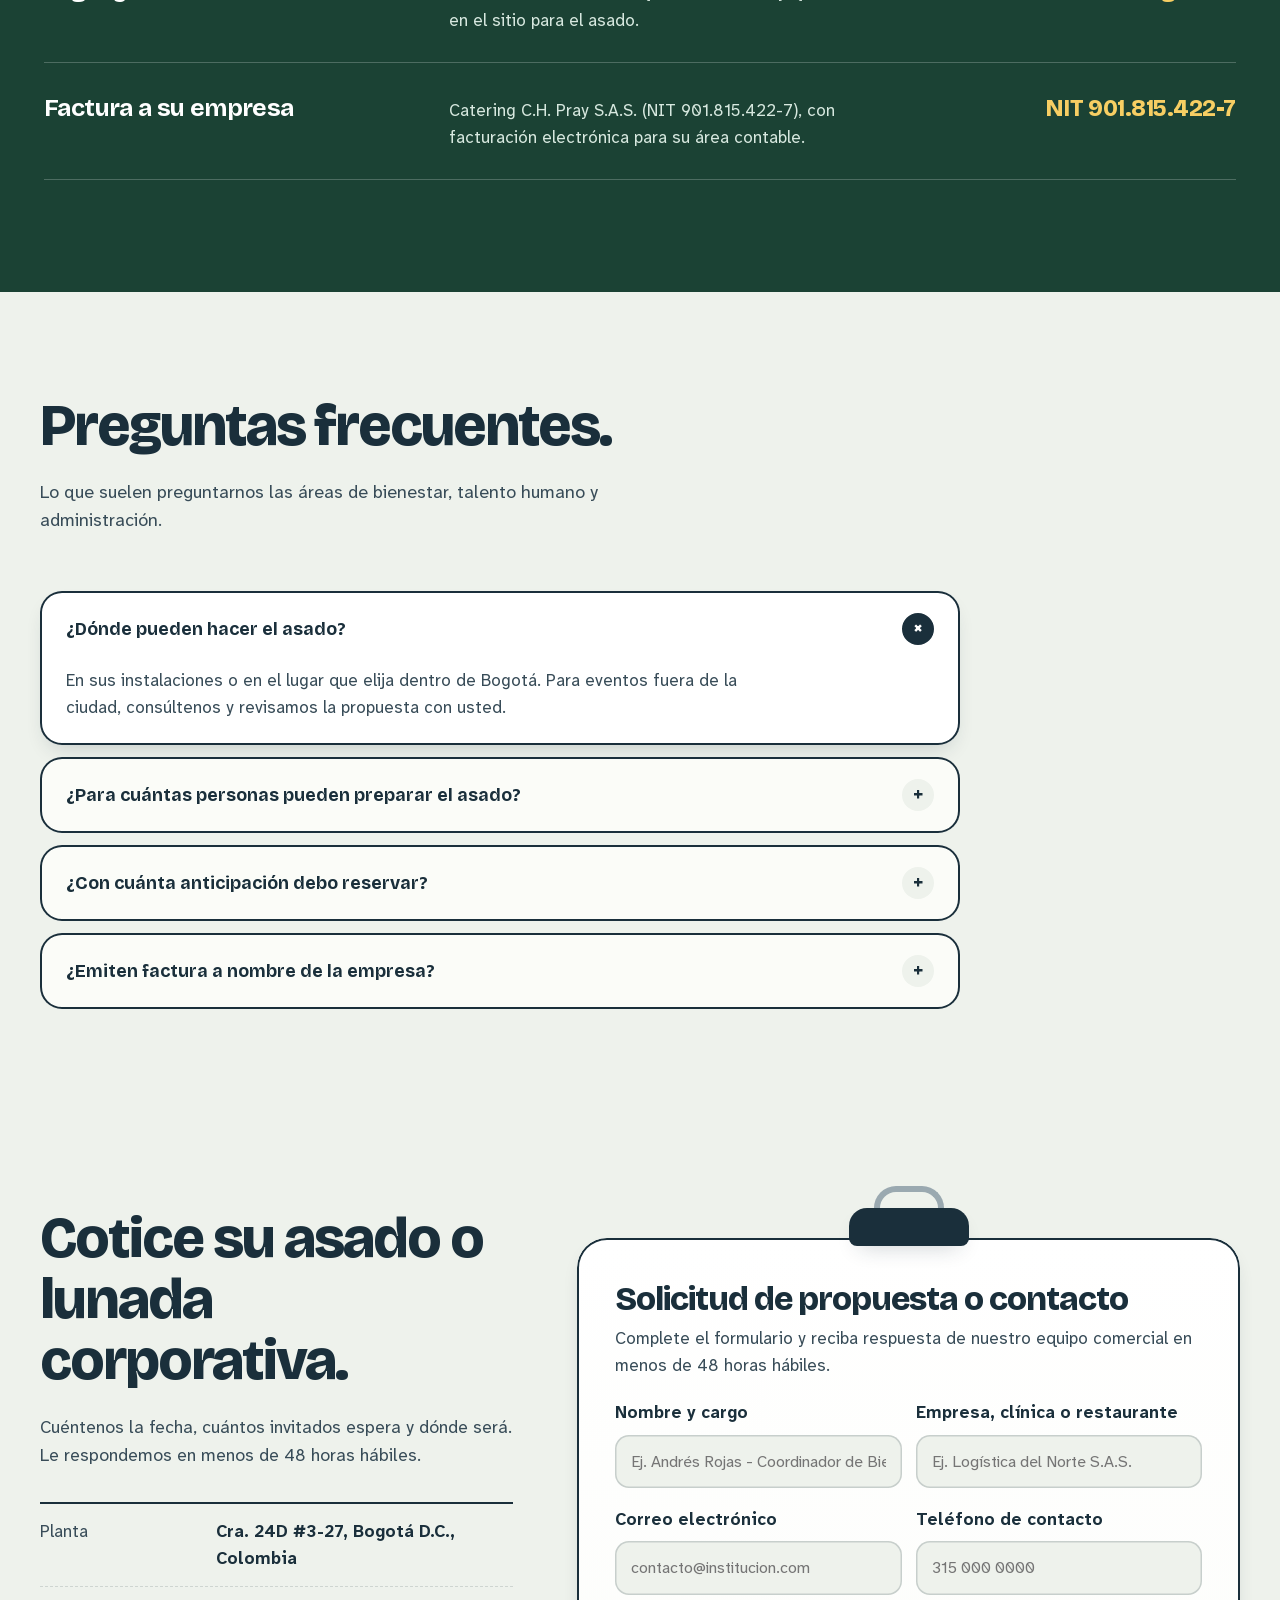
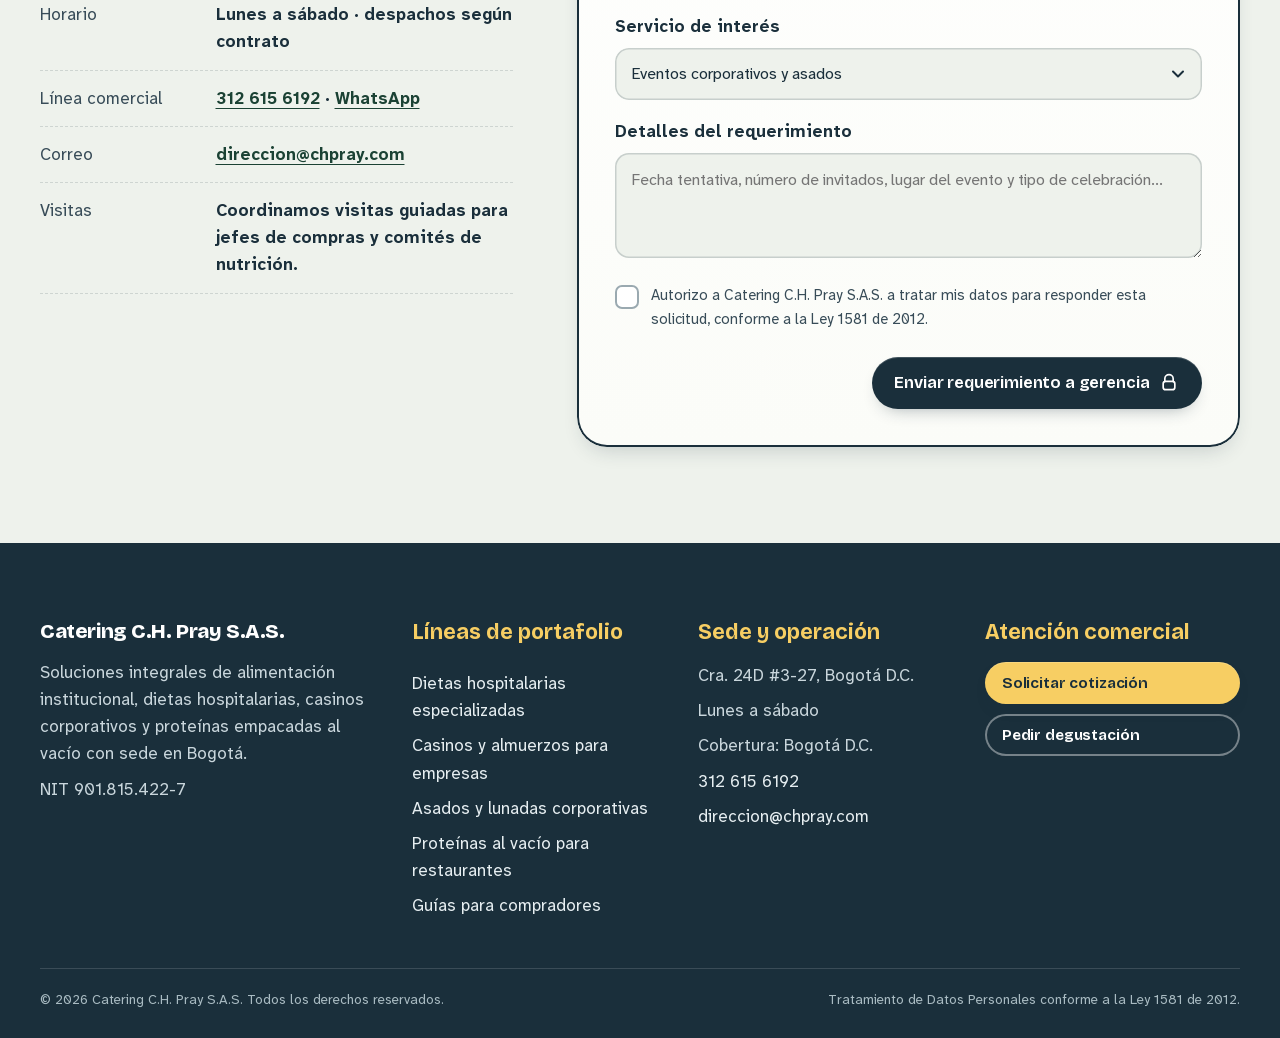
<file: asados-corporativos/index.html>
<!DOCTYPE html>
<html lang="es">
<head>
  <meta charset="UTF-8">
  <meta name="viewport" content="width=device-width, initial-scale=1.0">
  <title>Asados y lunadas corporativas en Bogotá | C.H. Pray</title>
  <meta name="description" content="Asados al carbón al aire libre, lunadas e integraciones de fin de año para empresas en Bogotá.">
  <meta name="theme-color" content="#265947">
  <link rel="icon" href="data:image/svg+xml,%3Csvg xmlns='http://www.w3.org/2000/svg' viewBox='0 0 64 64'%3E%3Crect x='12' y='18' width='40' height='12' rx='5' fill='%23265947' stroke='%231A2F3B' stroke-width='3'/%3E%3Crect x='12' y='32' width='40' height='12' rx='5' fill='%23F7CE63' stroke='%231A2F3B' stroke-width='3'/%3E%3Crect x='12' y='46' width='40' height='12' rx='5' fill='%23C3D8CC' stroke='%231A2F3B' stroke-width='3'/%3E%3Cpath d='M20 18V11a12 12 0 0 1 24 0v7' fill='none' stroke='%231A2F3B' stroke-width='4' stroke-linecap='round'/%3E%3C/svg%3E">
  <link rel="stylesheet" href="../styles.css">
</head>
<body class="is-ready" data-service="Evento">
  <a class="skip-link" href="#contenido">Saltar al contenido</a>

  <header class="site-header" id="top">
    <div class="site-header__inner">
      <a href="../" class="brand" aria-label="Catering C.H. Pray S.A.S. — Ir al inicio">
        <svg class="brand__mark" viewBox="0 0 44 44" aria-hidden="true">
          <path d="M14 14V9a8 8 0 0 1 16 0v5" fill="none" stroke="#1A2F3B" stroke-width="2.6" stroke-linecap="round"/>
          <rect x="7" y="13" width="30" height="9" rx="4" fill="#265947" stroke="#1A2F3B" stroke-width="2"/>
          <rect x="7" y="23" width="30" height="9" rx="4" fill="#F7CE63" stroke="#1A2F3B" stroke-width="2"/>
          <rect x="7" y="33" width="30" height="8" rx="4" fill="#C3D8CC" stroke="#1A2F3B" stroke-width="2"/>
        </svg>
        <span class="brand__name">
          C.H. Pray
          <small>Catering Institucional · NIT 901.815.422-7</small>
        </span>
      </a>

      <nav class="nav" id="site-nav" aria-label="Principal">
        <a href="#ocasiones">Ocasiones</a>
        <a href="#proceso">Cómo trabajamos</a>
        <a href="#garantias">Acuerdos</a>
        <a href="#preguntas">Preguntas</a>
        <a href="#contacto">Contacto</a>
      </nav>

      <div class="site-header__actions">
        <button type="button" class="nav-toggle" aria-label="Abrir menú" aria-controls="site-nav" aria-expanded="false">
          <svg viewBox="0 0 24 24" aria-hidden="true"><path d="M4 6h16M4 12h16M4 18h16"/></svg>
        </button>
        <button type="button" class="btn btn--ghost btn--sm hide-mobile" onclick="openQuoteModal('degustacion')">
          <span>Pedir degustación</span>
        </button>
        <button type="button" class="btn btn--latch btn--sm" onclick="openQuoteModal('cotizacion')">
          <span>Cotizar</span>
          <svg class="latch" viewBox="0 0 24 24" aria-hidden="true">
            <path d="M7 10V7a5 5 0 0 1 10 0v3"/>
            <rect x="5" y="10" width="14" height="10" rx="3"/>
          </svg>
        </button>
      </div>
    </div>
  </header>

  <main id="contenido">
    <aside class="ledger" aria-label="Datos operativos verificables">
      <ul class="ledger__rows">
        <li><span>Rotulado individual</span> <b>cama · paciente · dieta · hora</b></li>
        <li><span>Caliente en recepción</span> <b>&gt;65&nbsp;°C</b></li>
        <li><span>Cadena de frío</span> <b>&lt;4&nbsp;°C</b></li>
        <li><span>Trazabilidad</span> <b>por lote</b></li>
        <li><span>Sede propia</span> <b>Cra. 24D #3-27, Bogotá</b></li>
      </ul>
    </aside>

    <section class="hero">
      <div class="hero__copy">
        <p class="breadcrumb"><a href="../">Inicio</a><span>/</span><span aria-current="page">Asados y lunadas</span></p>
        <h1 class="hero__title">
          <span class="line"><span>Asados y</span></span>
          <span class="line"><span><em>lunadas</em></span></span>
          <span class="line line--quiet"><span>corporativas en Bogotá.</span></span>
        </h1>
        <p class="hero__lead">Asados al carbón al aire libre para integrar a su equipo, cerrar un buen año o celebrar un logro.</p>
        <div class="hero__actions">
          <button type="button" class="btn btn--latch" onclick="openQuoteModal('evento')">
            <span>Solicitar cotización</span>
            <svg class="latch" viewBox="0 0 24 24" aria-hidden="true"><path d="M7 10V7a5 5 0 0 1 10 0v3"/><rect x="5" y="10" width="14" height="10" rx="3"/></svg>
          </button>
          <a class="btn btn--ghost" href="https://wa.me/573126156192?text=Hola%2C%20quisiera%20cotizar%20un%20asado%20para%20mi%20empresa." target="_blank" rel="noopener">
            <span>Consultar fecha por WhatsApp</span>
          </a>
        </div>
      </div>

      <div class="hero-vessel">
        <div class="hero-vessel__lid" aria-hidden="true"><span></span></div>
        <div class="hero-vessel__body">
          <div class="hero-vessel__head">
            <span><i></i>Ficha del servicio</span>
            <span>Eventos</span>
          </div>
          <dl class="spec">
            <div><dt>Dirigido a</dt><dd>Empresas y equipos de trabajo</dd></div>
            <div><dt>Formato</dt><dd>Asado al carbón al aire libre</dd></div>
            <div><dt>Ocasiones</dt><dd>Integraciones, lunadas, fin de año</dd></div>
            <div><dt>Cotización</dt><dd>Según invitados, lugar y fecha</dd></div>
            <div><dt>Facturación</dt><dd>Electrónica a su empresa</dd></div>
          </dl>
          <div class="row-actions">
            <button type="button" class="btn btn--latch" style="width: 100%;" onclick="openQuoteModal('evento')">
              <span>Reservar fecha para su evento</span>
              <svg class="latch" viewBox="0 0 24 24" aria-hidden="true"><path d="M7 10V7a5 5 0 0 1 10 0v3"/><rect x="5" y="10" width="14" height="10" rx="3"/></svg>
            </button>
          </div>
        </div>
      </div>
    </section>

    <section class="spec-cards-section" id="ocasiones">
      <div class="wrap">
        <header class="section-head reveal">
          <h2 class="mask-title"><span>Ocasiones para celebrar con su equipo.</span></h2>
          <p>Cada evento se cotiza a la medida: cuéntenos qué celebra, cuántos invitados espera y dónde.</p>
        </header>
        <ul class="spec-ledger">
          <li><h3>Integración de equipos</h3><p>Un asado al aire libre para que las áreas se conozcan fuera de la oficina y el equipo comparta en otro ambiente.</p><span class="spec-tag">Al aire libre</span></li>
          <li><h3>Lunadas corporativas</h3><p>Encuentros al caer la tarde alrededor del asado, para cerrar una jornada de trabajo o un proyecto importante.</p><span class="spec-tag">Tarde / noche</span></li>
          <li><h3>Celebración de fin de año</h3><p>El cierre de año al aire libre, con un asado al carbón que su equipo recuerde. Reserve con tiempo: es la temporada más solicitada.</p><span class="spec-tag">Nov – Dic</span></li>
          <li><h3>Logros y aniversarios</h3><p>Metas cumplidas, aniversarios de la empresa o la llegada de un nuevo cliente: motivos para reunir al equipo.</p><span class="spec-tag">A medida</span></li>
        </ul>
      </div>
    </section>

    <section class="process-section" id="proceso">
      <div class="wrap">
        <header class="section-head reveal">
          <h2 class="mask-title"><span>Cómo organizamos su evento.</span></h2>
          <p>Desde la primera consulta hasta el día del asado, con todo acordado por escrito.</p>
        </header>
        <ol class="steps-list">
          <li><h3>Cuéntenos su evento</h3><p>Fecha, número de invitados, lugar y el tipo de celebración que tiene en mente.</p></li>
          <li><h3>Propuesta formal</h3><p>En menos de 48 horas hábiles recibe el menú, el precio por invitado y las condiciones.</p></li>
          <li><h3>Ajustes y reserva</h3><p>Afinamos el menú y los detalles con usted y reservamos la fecha.</p></li>
          <li><h3>Preparación</h3><p>Coordinamos con su equipo el horario de llegada y lo que se necesita en el lugar.</p></li>
          <li><h3>El día del asado</h3><p>Preparamos el asado al carbón para que su equipo solo tenga que disfrutar.</p></li>
        </ol>
      </div>
    </section>

    <section class="safety" id="garantias">
      <div class="wrap">
        <header class="section-head reveal">
          <h2 class="mask-title"><span>Lo que acordamos con su empresa.</span></h2>
          <p>Sin sorpresas el día del evento: todo queda claro desde la propuesta.</p>
        </header>
        <ul class="proofs">
          <li class="reveal"><h3>Invitados y menú</h3><p>El número de invitados, el menú y el precio por persona quedan definidos en la propuesta.</p><b>Precio cerrado</b></li>
          <li class="reveal"><h3>Lugar y horario</h3><p>Dónde será el evento, a qué hora se sirve y qué se necesita en el sitio para el asado.</p><b>Logística</b></li>
          <li class="reveal"><h3>Factura a su empresa</h3><p>Catering C.H. Pray S.A.S. (NIT 901.815.422-7), con facturación electrónica para su área contable.</p><b>NIT 901.815.422-7</b></li>
        </ul>
      </div>
    </section>

    <section class="faq-section" id="preguntas">
      <div class="wrap">
        <header class="section-head reveal">
          <h2 class="mask-title"><span>Preguntas frecuentes.</span></h2>
          <p>Lo que suelen preguntarnos las áreas de bienestar, talento humano y administración.</p>
        </header>
        <div class="faq-list">
          <details open><summary>¿Dónde pueden hacer el asado?</summary><p>En sus instalaciones o en el lugar que elija dentro de Bogotá. Para eventos fuera de la ciudad, consúltenos y revisamos la propuesta con usted.</p></details>
          <details><summary>¿Para cuántas personas pueden preparar el asado?</summary><p>Cotizamos según el número de invitados. Cuéntenos cuántas personas espera y le confirmamos la propuesta con el menú y el precio por persona.</p></details>
          <details><summary>¿Con cuánta anticipación debo reservar?</summary><p>Escríbanos apenas tenga la fecha, sobre todo para noviembre y diciembre, cuando se concentran las celebraciones de fin de año.</p></details>
          <details><summary>¿Emiten factura a nombre de la empresa?</summary><p>Sí. Facturamos como Catering C.H. Pray S.A.S. (NIT 901.815.422-7), con facturación electrónica.</p></details>
        </div>
      </div>
    </section>
    
    <section class="plant" id="contacto" aria-labelledby="contacto-title">
      <div class="wrap plant__grid">
        <div class="plant__info reveal">
          <h2 id="contacto-title" class="mask-title"><span>Cotice su asado o lunada corporativa.</span></h2>
          <p>Cuéntenos la fecha, cuántos invitados espera y dónde será. Le respondemos en menos de 48 horas hábiles.</p>

          <dl class="contact">
            <div><dt>Planta</dt><dd>Cra. 24D #3-27, Bogotá D.C., Colombia</dd></div>
            <div><dt>Horario</dt><dd>Lunes a sábado · despachos según contrato</dd></div>
            <div><dt>Línea comercial</dt><dd><a href="tel:+573126156192">312 615 6192</a> · <a href="https://wa.me/573126156192" target="_blank" rel="noopener">WhatsApp</a></dd></div>
            <div><dt>Correo</dt><dd><a href="mailto:direccion@chpray.com">direccion@chpray.com</a></dd></div>
            <div><dt>Visitas</dt><dd>Coordinamos visitas guiadas para jefes de compras y comités de nutrición.</dd></div>
          </dl>
        </div>

        <div class="request reveal">
          <div class="request__lid" aria-hidden="true"><span></span></div>
          <div class="wizard">
            <h3 class="wizard__title" style="margin-bottom: 8px;">Solicitud de propuesta o contacto</h3>
            <p style="color: var(--ink-2); margin-bottom: 20px;">Complete el formulario y reciba respuesta de nuestro equipo comercial en menos de 48 horas hábiles.</p>

            <form id="directForm" onsubmit="handleDirectContact(event)">
              <div class="grid-2">
                <div class="field">
                  <label for="dirName">Nombre y cargo</label>
                  <input type="text" id="dirName" placeholder="Ej. Andrés Rojas - Coordinador de Bienestar" required>
                </div>
                <div class="field">
                  <label for="dirCompany">Empresa, clínica o restaurante</label>
                  <input type="text" id="dirCompany" placeholder="Ej. Logística del Norte S.A.S." required>
                </div>
              </div>

              <div class="grid-2">
                <div class="field">
                  <label for="dirEmail">Correo electrónico</label>
                  <input type="email" id="dirEmail" placeholder="contacto@institucion.com" required>
                </div>
                <div class="field">
                  <label for="dirPhone">Teléfono de contacto</label>
                  <input type="tel" id="dirPhone" placeholder="315 000 0000" required>
                </div>
              </div>

              <div class="field">
                <label for="dirService">Servicio de interés</label>
                <select id="dirService">
                  <option value="hospitalario">Alimentación clínica y hospitalaria (dietas)</option>
                  <option value="corporativo">Catering y casinos para empresas</option>
                  <option value="vacio">Proteínas porcionadas al vacío para restaurantes</option>
                  <option value="asados" selected>Eventos corporativos y asados</option>
                  <option value="auditoria">Quiero agendar una visita a la planta</option>
                </select>
              </div>

              <div class="field">
                <label for="dirMessage">Detalles del requerimiento</label>
                <textarea id="dirMessage" rows="3" placeholder="Fecha tentativa, número de invitados, lugar del evento y tipo de celebración..."></textarea>
              </div>

              <label class="consent">
                <input type="checkbox" id="dirConsent" required>
                <span>Autorizo a Catering C.H. Pray S.A.S. a tratar mis datos para responder esta solicitud, conforme a la Ley 1581 de 2012.</span>
              </label>

              <div class="step__nav">
                <span></span>
                <button type="submit" class="btn btn--latch btn--submit">
                  <span class="btn__label">Enviar requerimiento a gerencia</span>
                  <span class="btn__steam" aria-hidden="true"><i></i><i></i><i></i></span>
                  <svg class="latch" viewBox="0 0 24 24" aria-hidden="true"><path d="M7 10V7a5 5 0 0 1 10 0v3"/><rect x="5" y="10" width="14" height="10" rx="3"/></svg>
                </button>
              </div>
            </form>

            <div class="done" id="directDone" role="status" aria-live="polite">
              <svg class="done__carrier" viewBox="0 0 120 120" aria-hidden="true">
                <path class="d-handle" d="M36 38V24a24 24 0 0 1 48 0v14"/>
                <rect class="d-t1" x="22" y="36" width="76" height="22" rx="8"/>
                <rect class="d-t2" x="22" y="61" width="76" height="22" rx="8"/>
                <rect class="d-t3" x="22" y="86" width="76" height="22" rx="8"/>
                <path class="d-check" d="m46 72 10 10 20-22"/>
              </svg>
              <h4>Solicitud registrada exitosamente.</h4>
              <p>Gracias por escribirnos. Nuestro equipo comercial le responderá en menos de 48 horas hábiles.</p>
              <button type="button" class="btn btn--ghost" onclick="resetDirectContact()">Enviar otra solicitud</button>
            </div>
          </div>
        </div>
      </div>
    </section>
    
  </main>

  <!-- MODAL DE COTIZACIÓN Y DEGUSTACIÓN EN 3 PASOS -->
  <div class="modal-overlay" id="quoteModal" onclick="closeModalOnBackdrop(event)">
    <div class="modal-window" role="dialog" aria-modal="true" aria-label="Solicitar cotización o degustación">
      <button type="button" class="modal-close-btn" aria-label="Cerrar" onclick="closeQuoteModal()">✕</button>

      <div class="step-indicator-bar">
        <div class="step-tick active" id="tick-1"></div>
        <div class="step-tick" id="tick-2"></div>
        <div class="step-tick" id="tick-3"></div>
      </div>

      <div class="wizard-step active" id="step-1">
        <h3>¿Qué tipo de solución necesita?</h3>
        <p style="color: var(--ink-2); margin-top: 4px;">Elija la línea y le asignamos un asesor técnico.</p>

        <div class="option-grid">
          <button type="button" class="selectable-card selected" aria-pressed="true" onclick="selectService(this, 'Hospitalario')">
            <strong>Línea hospitalaria</strong>
            <span>Clínicas, IPS, centros de salud</span>
          </button>
          <button type="button" class="selectable-card" aria-pressed="false" onclick="selectService(this, 'Corporativo')">
            <strong>Casino empresarial</strong>
            <span>Almuerzos y refrigerios diarios</span>
          </button>
          <button type="button" class="selectable-card" aria-pressed="false" onclick="selectService(this, 'Evento')">
            <strong>Eventos y asados</strong>
            <span>Jornadas al aire libre y reuniones</span>
          </button>
          <button type="button" class="selectable-card" aria-pressed="false" onclick="selectService(this, 'Proteínas')">
            <strong>Proteínas al vacío</strong>
            <span>Cortes porcionados para restaurantes</span>
          </button>
        </div>

        <button type="button" class="btn btn--latch" style="width: 100%;" onclick="goToStep(2)">
          <span>Continuar al siguiente paso</span>
          <svg class="latch" viewBox="0 0 24 24" aria-hidden="true"><path d="M7 10V7a5 5 0 0 1 10 0v3"/><rect x="5" y="10" width="14" height="10" rx="3"/></svg>
        </button>
      </div>

      <div class="wizard-step" id="step-2">
        <h3>Alcance y volumen estimado</h3>
        <p style="color: var(--ink-2); margin: 4px 0 18px;">Verificamos la capacidad operativa diaria requerida.</p>

        <div class="field">
          <label for="quoteVolume">Raciones aproximadas / personas por día:</label>
          <select id="quoteVolume">
            <option value="20-50">20 a 50 raciones</option>
            <option value="50-150" selected>50 a 150 raciones</option>
            <option value="150-500">150 a 500 raciones</option>
            <option value="500+">Más de 500 raciones diarias</option>
          </select>
        </div>

        <div class="field">
          <label for="quoteFrequency">Modalidad de contratación:</label>
          <select id="quoteFrequency">
            <option value="contrato">Contrato recurrente mensual</option>
            <option value="evento">Evento o fecha específica</option>
            <option value="muestra">Quiero coordinar primero una muestra o degustación</option>
          </select>
        </div>

        <div class="step__nav">
          <button type="button" class="btn btn--text" onclick="goToStep(1)">← Atrás</button>
          <button type="button" class="btn btn--latch" onclick="goToStep(3)">
            <span>Continuar a contacto</span>
            <svg class="latch" viewBox="0 0 24 24" aria-hidden="true"><path d="M7 10V7a5 5 0 0 1 10 0v3"/><rect x="5" y="10" width="14" height="10" rx="3"/></svg>
          </button>
        </div>
      </div>

      <div class="wizard-step" id="step-3">
        <h3>¿A dónde enviamos la propuesta?</h3>
        <p style="color: var(--ink-2); margin: 4px 0 18px;">El equipo comercial preparará el dossier y la cotización en menos de 48 horas hábiles.</p>

        <div class="grid-2">
          <div class="field">
            <label for="contactName">Nombre y cargo del decisor:</label>
            <input type="text" id="contactName" placeholder="Dra. Camila Gómez - Nutrición" required>
          </div>
          <div class="field">
            <label for="contactCompany">Empresa, clínica o institución:</label>
            <input type="text" id="contactCompany" placeholder="Clínica San Lucas IPS" required>
          </div>
        </div>

        <div class="grid-2">
          <div class="field">
            <label for="contactEmail">Correo corporativo:</label>
            <input type="email" id="contactEmail" placeholder="compras@empresa.com" required>
          </div>
          <div class="field">
            <label for="contactPhone">Teléfono / celular:</label>
            <input type="tel" id="contactPhone" placeholder="310 000 0000" required>
          </div>
        </div>

        <div class="field">
          <label for="contactMessage">Mensaje <small>(opcional)</small>:</label>
          <textarea id="contactMessage" rows="2" placeholder="Horarios, tipos de dieta, fecha de inicio..."></textarea>
        </div>

        <label class="consent">
          <input type="checkbox" id="quoteConsent" required>
          <span>Autorizo a Catering C.H. Pray S.A.S. a tratar mis datos conforme a la Ley 1581 de 2012.</span>
        </label>

        <div class="step__nav">
          <button type="button" class="btn btn--text" onclick="goToStep(2)">← Atrás</button>
          <button type="button" class="btn btn--latch btn--submit" id="quoteSubmitBtn" onclick="submitQuote()">
            <span class="btn__label">Generar y enviar solicitud</span>
            <span class="btn__steam" aria-hidden="true"><i></i><i></i><i></i></span>
            <svg class="latch" viewBox="0 0 24 24" aria-hidden="true"><path d="M7 10V7a5 5 0 0 1 10 0v3"/><rect x="5" y="10" width="14" height="10" rx="3"/></svg>
          </button>
        </div>
      </div>

      <div class="wizard-step" id="step-success" style="text-align: center; padding: 16px 0;">
        <svg class="done__carrier" viewBox="0 0 120 120" aria-hidden="true">
          <path d="M36 38V24a24 24 0 0 1 48 0v14" fill="none" stroke="#9AA9B0" stroke-width="6" stroke-linecap="round"/>
          <rect x="22" y="36" width="76" height="22" rx="8" fill="#265947"/>
          <rect x="22" y="61" width="76" height="22" rx="8" fill="#F7CE63"/>
          <rect x="22" y="86" width="76" height="22" rx="8" fill="#C3D8CC"/>
          <path d="m46 72 10 10 20-22" fill="none" stroke="#1A2F3B" stroke-width="6" stroke-linecap="round" stroke-linejoin="round"/>
        </svg>
        <h3 style="margin-top: 8px;">Solicitud registrada exitosamente</h3>
        <p style="color: var(--ink-2); margin: 10px auto 22px; max-width: 40ch;">
          Ya registramos su solicitud. Un asesor comercial y nuestro equipo de nutrición se comunicarán con usted en menos de 48 horas hábiles.
        </p>
        <button type="button" class="btn btn--latch" onclick="closeQuoteModal()">
          <span>Cerrar y volver al sitio</span>
        </button>
      </div>
    </div>
  </div>

  <footer class="site-footer">
    <div class="wrap site-footer__grid">
      <div>
        <p class="site-footer__brand">Catering C.H. Pray S.A.S.</p>
        <p>Soluciones integrales de alimentación institucional, dietas hospitalarias, casinos corporativos y proteínas empacadas al vacío con sede en Bogotá.</p>
        <p>NIT 901.815.422-7</p>
      </div>
      <nav aria-label="Líneas de portafolio">
        <p class="site-footer__h">Líneas de portafolio</p>
        <a href="../alimentacion-hospitalaria/">Dietas hospitalarias especializadas</a>
        <a href="../catering-corporativo/">Casinos y almuerzos para empresas</a>
        <a href="../asados-corporativos/">Asados y lunadas corporativas</a>
        <a href="../proteinas-al-vacio/">Proteínas al vacío para restaurantes</a>
        <a href="../guias/">Guías para compradores</a>
      </nav>
      <div>
        <p class="site-footer__h">Sede y operación</p>
        <p>Cra. 24D #3-27, Bogotá D.C.</p>
        <p>Lunes a sábado</p>
        <p>Cobertura: Bogotá D.C.</p>
        <p><a href="tel:+573126156192">312 615 6192</a></p>
        <p><a href="mailto:direccion@chpray.com">direccion@chpray.com</a></p>
      </div>
      <div>
        <p class="site-footer__h">Atención comercial</p>
        <div style="display: grid; gap: 10px;">
          <button type="button" class="btn btn--latch btn--sm" style="--bg: var(--maiz); --fg: var(--navy);" onclick="openQuoteModal('cotizacion')">
            <span>Solicitar cotización</span>
          </button>
          <button type="button" class="btn btn--ghost btn--sm" style="--fg: #fff; box-shadow: inset 0 0 0 2px rgba(255,255,255,.4);" onclick="openQuoteModal('degustacion')">
            <span>Pedir degustación</span>
          </button>
        </div>
      </div>
    </div>
    <div class="wrap site-footer__legal">
      <span>© 2026 Catering C.H. Pray S.A.S. Todos los derechos reservados.</span>
      <span>Tratamiento de Datos Personales conforme a la Ley 1581 de 2012.</span>
    </div>
  </footer>

  <a class="wa is-visible" id="wa" href="https://wa.me/573126156192?text=Hola%2C%20quisiera%20informaci%C3%B3n%20sobre%20sus%20servicios%20de%20alimentaci%C3%B3n." target="_blank" rel="noopener" aria-label="Escribir por WhatsApp">
    <svg viewBox="0 0 24 24" aria-hidden="true"><path d="M12 2a10 10 0 0 0-8.6 15.1L2 22l5.1-1.3A10 10 0 1 0 12 2Zm5.5 14.2c-.2.6-1.3 1.2-1.8 1.3-.5.1-1.1.1-1.8-.1a16 16 0 0 1-6.2-4.2c-1.5-1.9-1.8-3.4-1.8-4 0-.6.3-1.4.8-1.8.2-.2.5-.3.8-.3h.6c.2 0 .4 0 .6.5l.8 1.9c.1.2.1.4 0 .6l-.5.7c-.2.2-.3.3-.1.6.3.5 1 1.5 2 2.4 1.3 1.1 2.3 1.5 2.7 1.7.3.1.5.1.7-.1l.8-1c.2-.3.4-.2.7-.1l1.8.9c.3.1.5.2.5.4 0 .2 0 .9-.3 1.5Z"/></svg>
    <span>Escríbanos</span>
  </a>

  <script src="../app.js" defer></script>
</body>
</html>
</file>
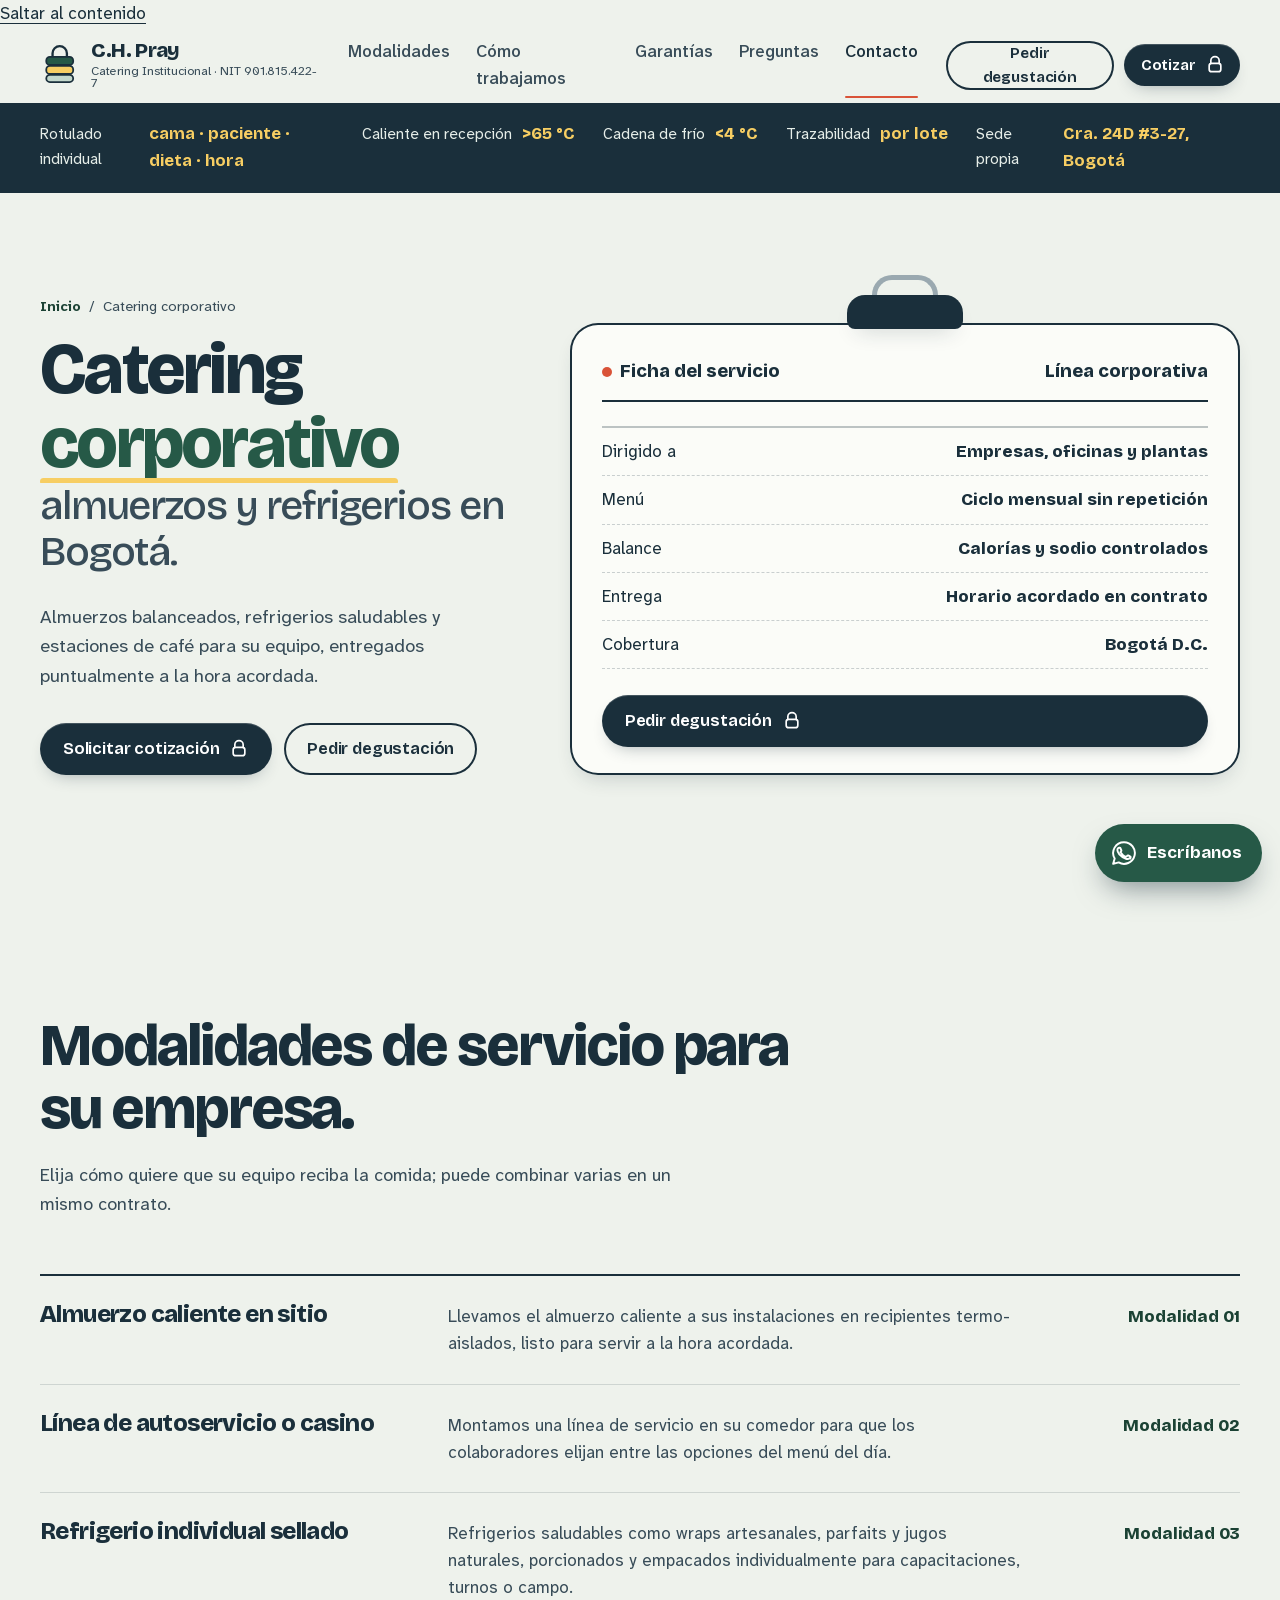
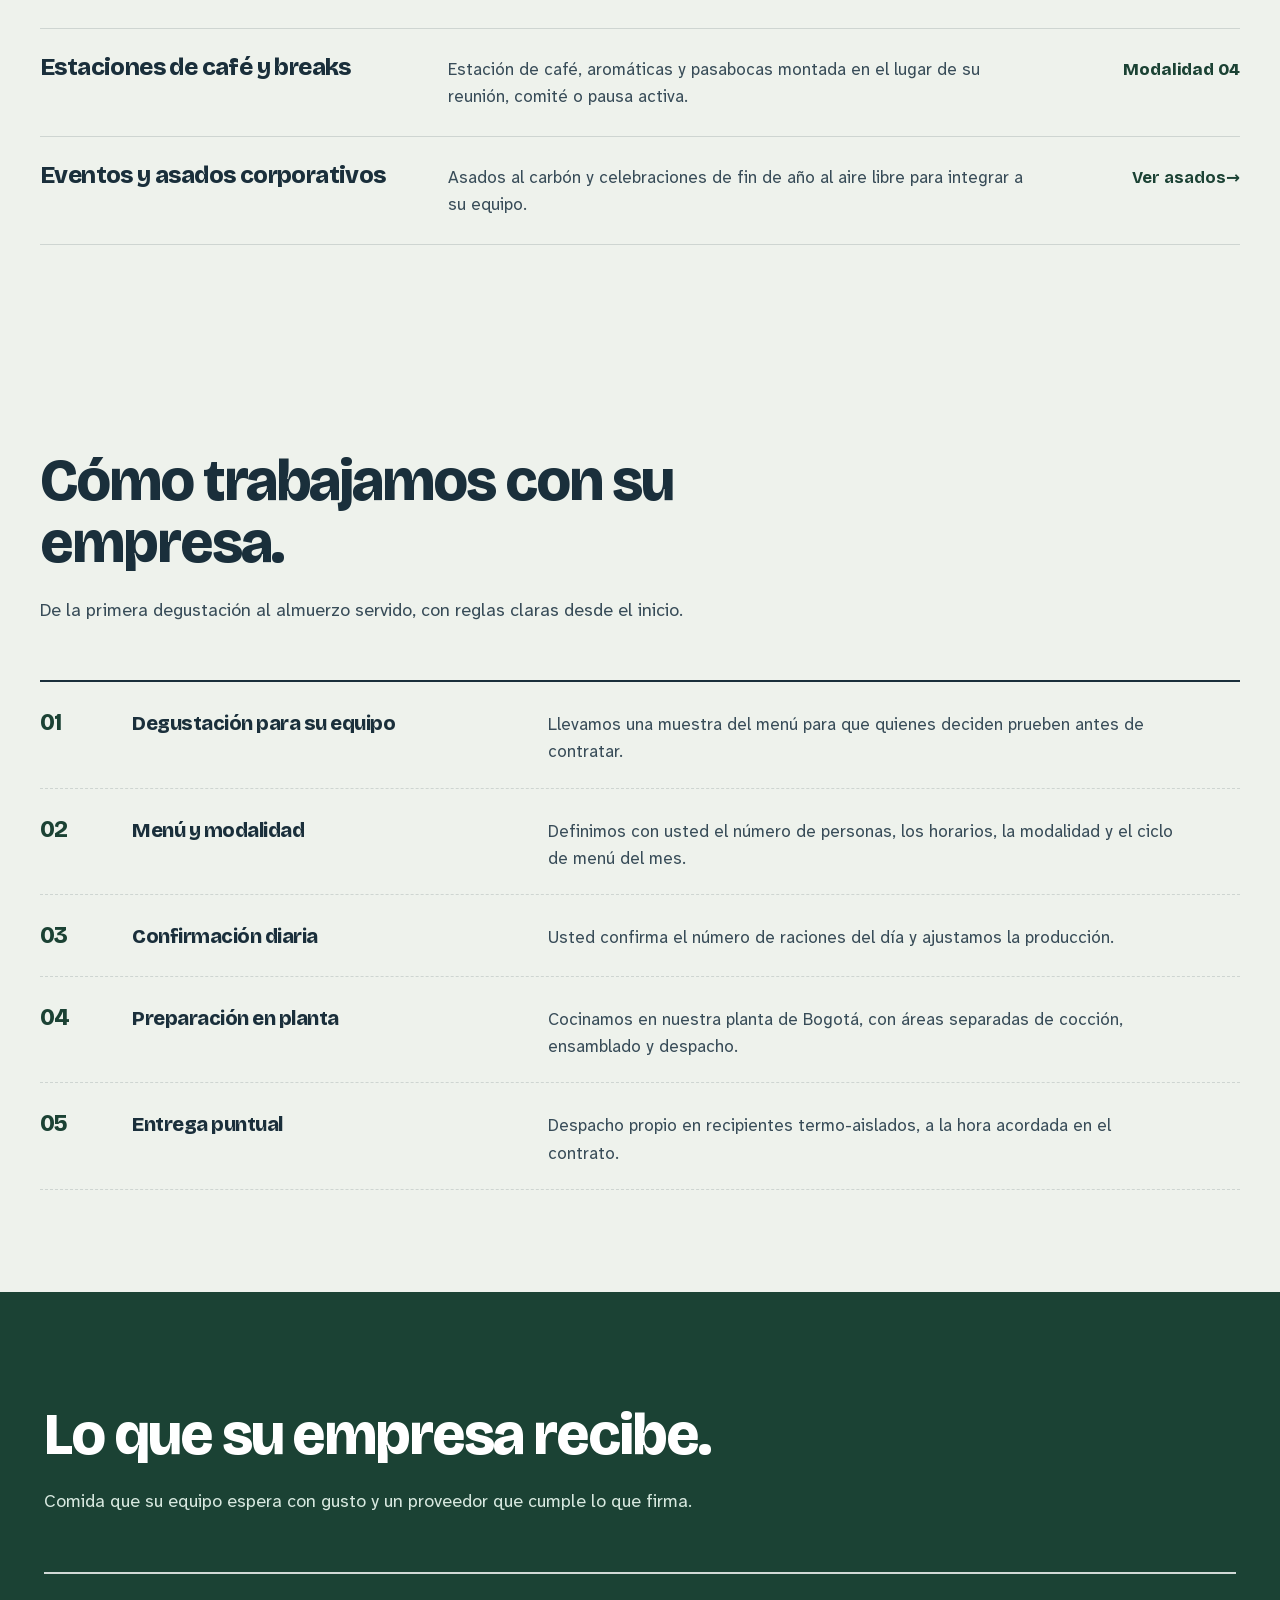
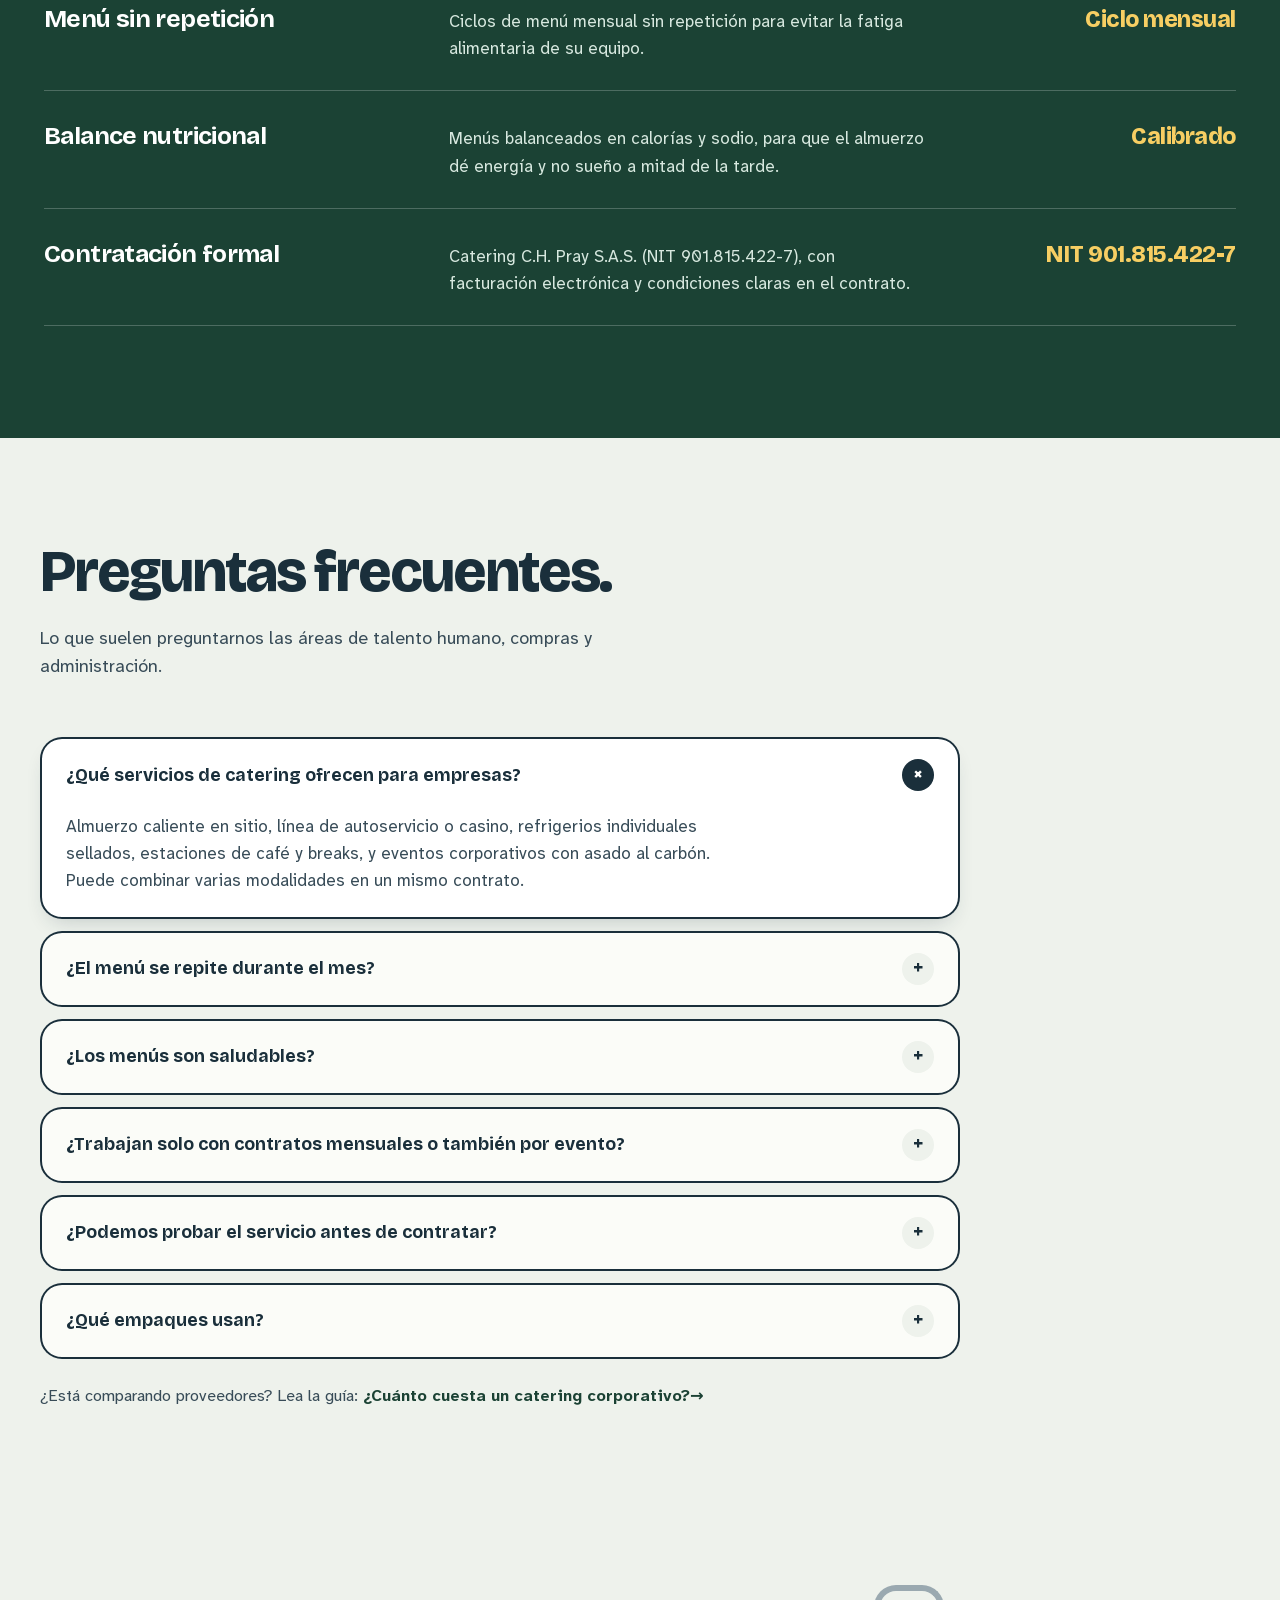
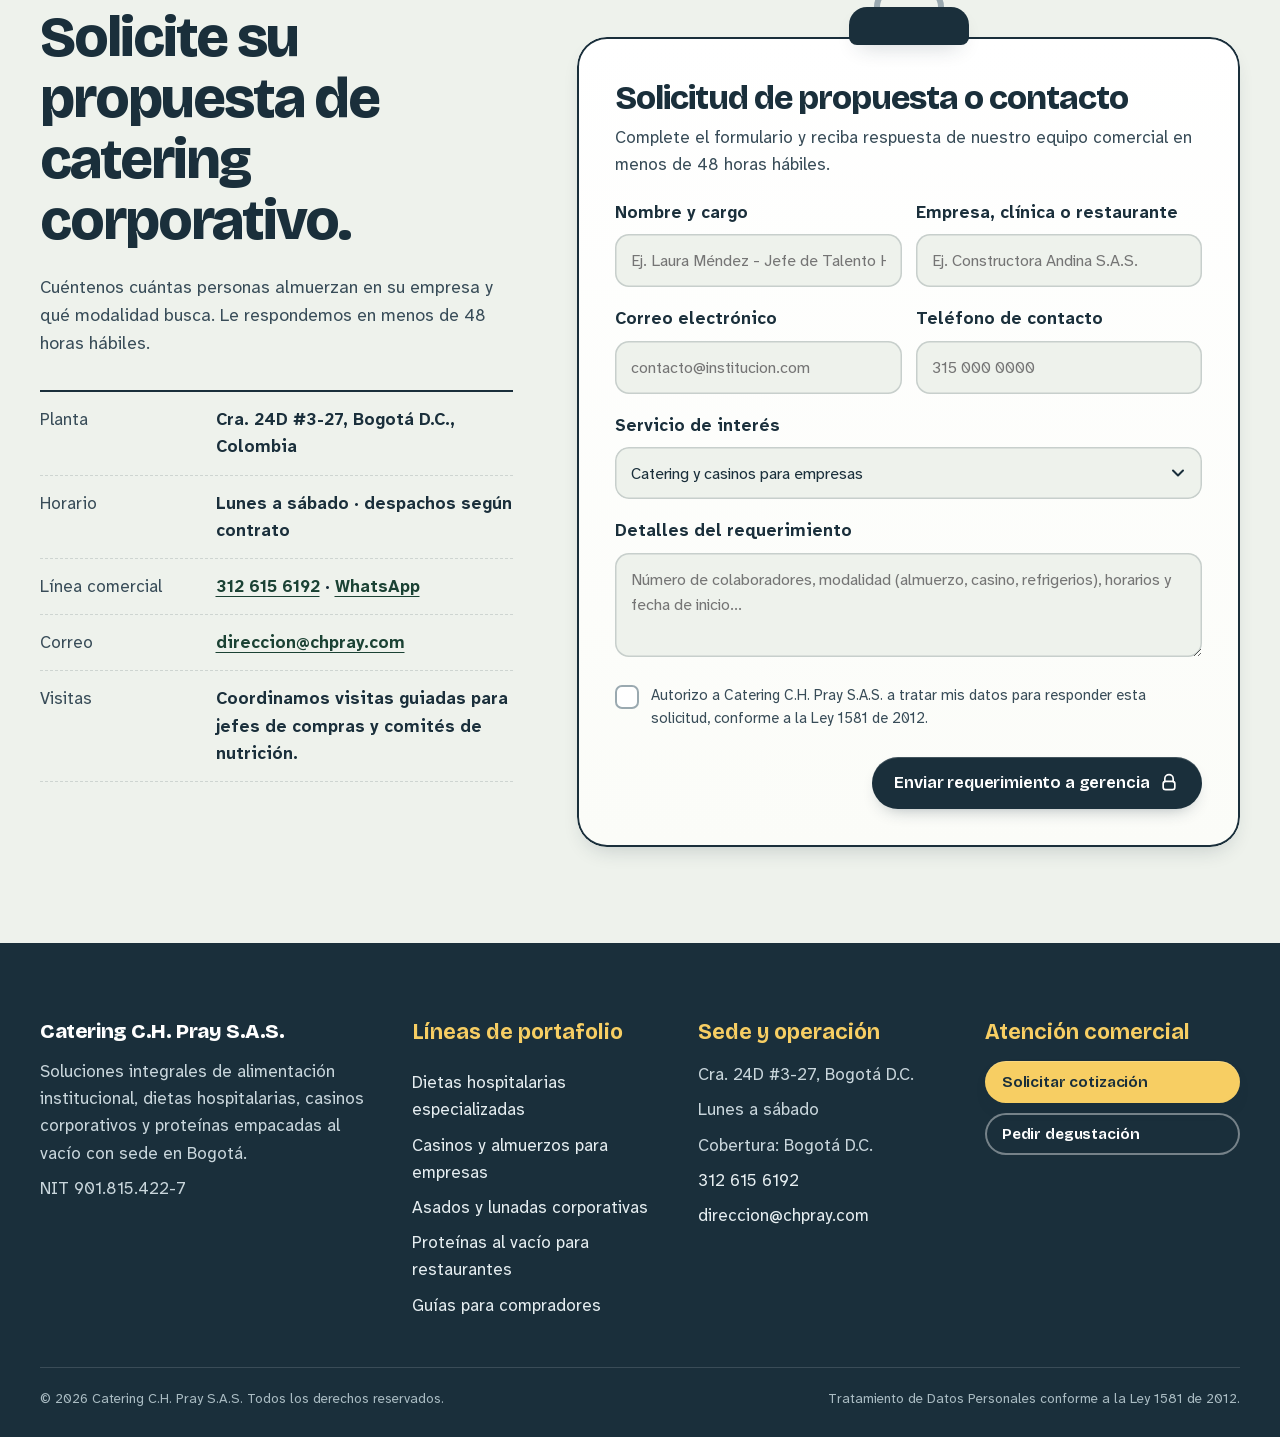
<file: catering-corporativo/index.html>
<!DOCTYPE html>
<html lang="es">
<head>
  <meta charset="UTF-8">
  <meta name="viewport" content="width=device-width, initial-scale=1.0">
  <title>Catering corporativo, almuerzos y refrigerios para empresas en Bogotá | C.H. Pray</title>
  <meta name="description" content="Almuerzos balanceados, casinos empresariales, refrigerios saludables y estaciones de café en Bogotá.">
  <meta name="theme-color" content="#265947">
  <link rel="icon" href="data:image/svg+xml,%3Csvg xmlns='http://www.w3.org/2000/svg' viewBox='0 0 64 64'%3E%3Crect x='12' y='18' width='40' height='12' rx='5' fill='%23265947' stroke='%231A2F3B' stroke-width='3'/%3E%3Crect x='12' y='32' width='40' height='12' rx='5' fill='%23F7CE63' stroke='%231A2F3B' stroke-width='3'/%3E%3Crect x='12' y='46' width='40' height='12' rx='5' fill='%23C3D8CC' stroke='%231A2F3B' stroke-width='3'/%3E%3Cpath d='M20 18V11a12 12 0 0 1 24 0v7' fill='none' stroke='%231A2F3B' stroke-width='4' stroke-linecap='round'/%3E%3C/svg%3E">
  <link rel="stylesheet" href="../styles.css">
</head>
<body class="is-ready" data-service="Corporativo">
  <a class="skip-link" href="#contenido">Saltar al contenido</a>

  <header class="site-header" id="top">
    <div class="site-header__inner">
      <a href="../" class="brand" aria-label="Catering C.H. Pray S.A.S. — Ir al inicio">
        <svg class="brand__mark" viewBox="0 0 44 44" aria-hidden="true">
          <path d="M14 14V9a8 8 0 0 1 16 0v5" fill="none" stroke="#1A2F3B" stroke-width="2.6" stroke-linecap="round"/>
          <rect x="7" y="13" width="30" height="9" rx="4" fill="#265947" stroke="#1A2F3B" stroke-width="2"/>
          <rect x="7" y="23" width="30" height="9" rx="4" fill="#F7CE63" stroke="#1A2F3B" stroke-width="2"/>
          <rect x="7" y="33" width="30" height="8" rx="4" fill="#C3D8CC" stroke="#1A2F3B" stroke-width="2"/>
        </svg>
        <span class="brand__name">
          C.H. Pray
          <small>Catering Institucional · NIT 901.815.422-7</small>
        </span>
      </a>

      <nav class="nav" id="site-nav" aria-label="Principal">
        <a href="#modalidades">Modalidades</a>
        <a href="#proceso">Cómo trabajamos</a>
        <a href="#garantias">Garantías</a>
        <a href="#preguntas">Preguntas</a>
        <a href="#contacto">Contacto</a>
      </nav>

      <div class="site-header__actions">
        <button type="button" class="nav-toggle" aria-label="Abrir menú" aria-controls="site-nav" aria-expanded="false">
          <svg viewBox="0 0 24 24" aria-hidden="true"><path d="M4 6h16M4 12h16M4 18h16"/></svg>
        </button>
        <button type="button" class="btn btn--ghost btn--sm hide-mobile" onclick="openQuoteModal('degustacion')">
          <span>Pedir degustación</span>
        </button>
        <button type="button" class="btn btn--latch btn--sm" onclick="openQuoteModal('cotizacion')">
          <span>Cotizar</span>
          <svg class="latch" viewBox="0 0 24 24" aria-hidden="true">
            <path d="M7 10V7a5 5 0 0 1 10 0v3"/>
            <rect x="5" y="10" width="14" height="10" rx="3"/>
          </svg>
        </button>
      </div>
    </div>
  </header>

  <main id="contenido">
    <aside class="ledger" aria-label="Datos operativos verificables">
      <ul class="ledger__rows">
        <li><span>Rotulado individual</span> <b>cama · paciente · dieta · hora</b></li>
        <li><span>Caliente en recepción</span> <b>&gt;65&nbsp;°C</b></li>
        <li><span>Cadena de frío</span> <b>&lt;4&nbsp;°C</b></li>
        <li><span>Trazabilidad</span> <b>por lote</b></li>
        <li><span>Sede propia</span> <b>Cra. 24D #3-27, Bogotá</b></li>
      </ul>
    </aside>

    <section class="hero">
      <div class="hero__copy">
        <p class="breadcrumb"><a href="../">Inicio</a><span>/</span><span aria-current="page">Catering corporativo</span></p>
        <h1 class="hero__title">
          <span class="line"><span>Catering</span></span>
          <span class="line"><span><em>corporativo</em></span></span>
          <span class="line line--quiet"><span>almuerzos y refrigerios en Bogotá.</span></span>
        </h1>
        <p class="hero__lead">Almuerzos balanceados, refrigerios saludables y estaciones de café para su equipo, entregados puntualmente a la hora acordada.</p>
        <div class="hero__actions">
          <button type="button" class="btn btn--latch" onclick="openQuoteModal('corporativo')">
            <span>Solicitar cotización</span>
            <svg class="latch" viewBox="0 0 24 24" aria-hidden="true"><path d="M7 10V7a5 5 0 0 1 10 0v3"/><rect x="5" y="10" width="14" height="10" rx="3"/></svg>
          </button>
          <button type="button" class="btn btn--ghost" onclick="openQuoteModal('degustacion')">
            <span>Pedir degustación</span>
          </button>
        </div>
      </div>

      <div class="hero-vessel">
        <div class="hero-vessel__lid" aria-hidden="true"><span></span></div>
        <div class="hero-vessel__body">
          <div class="hero-vessel__head">
            <span><i></i>Ficha del servicio</span>
            <span>Línea corporativa</span>
          </div>
          <dl class="spec">
            <div><dt>Dirigido a</dt><dd>Empresas, oficinas y plantas</dd></div>
            <div><dt>Menú</dt><dd>Ciclo mensual sin repetición</dd></div>
            <div><dt>Balance</dt><dd>Calorías y sodio controlados</dd></div>
            <div><dt>Entrega</dt><dd>Horario acordado en contrato</dd></div>
            <div><dt>Cobertura</dt><dd>Bogotá D.C.</dd></div>
          </dl>
          <div class="row-actions">
            <button type="button" class="btn btn--latch" style="width: 100%;" onclick="openQuoteModal('degustacion')">
              <span>Pedir degustación</span>
              <svg class="latch" viewBox="0 0 24 24" aria-hidden="true"><path d="M7 10V7a5 5 0 0 1 10 0v3"/><rect x="5" y="10" width="14" height="10" rx="3"/></svg>
            </button>
          </div>
        </div>
      </div>
    </section>

    <section class="spec-cards-section" id="modalidades">
      <div class="wrap">
        <header class="section-head reveal">
          <h2 class="mask-title"><span>Modalidades de servicio para su empresa.</span></h2>
          <p>Elija cómo quiere que su equipo reciba la comida; puede combinar varias en un mismo contrato.</p>
        </header>
        <ul class="spec-ledger">
          <li><h3>Almuerzo caliente en sitio</h3><p>Llevamos el almuerzo caliente a sus instalaciones en recipientes termo-aislados, listo para servir a la hora acordada.</p><span class="spec-tag">Modalidad 01</span></li>
          <li><h3>Línea de autoservicio o casino</h3><p>Montamos una línea de servicio en su comedor para que los colaboradores elijan entre las opciones del menú del día.</p><span class="spec-tag">Modalidad 02</span></li>
          <li><h3>Refrigerio individual sellado</h3><p>Refrigerios saludables como wraps artesanales, parfaits y jugos naturales, porcionados y empacados individualmente para capacitaciones, turnos o campo.</p><span class="spec-tag">Modalidad 03</span></li>
          <li><h3>Estaciones de café y breaks</h3><p>Estación de café, aromáticas y pasabocas montada en el lugar de su reunión, comité o pausa activa.</p><span class="spec-tag">Modalidad 04</span></li>
          <li><h3>Eventos y asados corporativos</h3><p>Asados al carbón y celebraciones de fin de año al aire libre para integrar a su equipo.</p><span class="spec-tag"><a href="../asados-corporativos/" class="link">Ver asados</a></span></li>
        </ul>
      </div>
    </section>

    <section class="process-section" id="proceso">
      <div class="wrap">
        <header class="section-head reveal">
          <h2 class="mask-title"><span>Cómo trabajamos con su empresa.</span></h2>
          <p>De la primera degustación al almuerzo servido, con reglas claras desde el inicio.</p>
        </header>
        <ol class="steps-list">
          <li><h3>Degustación para su equipo</h3><p>Llevamos una muestra del menú para que quienes deciden prueben antes de contratar.</p></li>
          <li><h3>Menú y modalidad</h3><p>Definimos con usted el número de personas, los horarios, la modalidad y el ciclo de menú del mes.</p></li>
          <li><h3>Confirmación diaria</h3><p>Usted confirma el número de raciones del día y ajustamos la producción.</p></li>
          <li><h3>Preparación en planta</h3><p>Cocinamos en nuestra planta de Bogotá, con áreas separadas de cocción, ensamblado y despacho.</p></li>
          <li><h3>Entrega puntual</h3><p>Despacho propio en recipientes termo-aislados, a la hora acordada en el contrato.</p></li>
        </ol>
      </div>
    </section>

    <section class="safety" id="garantias">
      <div class="wrap">
        <header class="section-head reveal">
          <h2 class="mask-title"><span>Lo que su empresa recibe.</span></h2>
          <p>Comida que su equipo espera con gusto y un proveedor que cumple lo que firma.</p>
        </header>
        <ul class="proofs">
          <li class="reveal"><h3>Menú sin repetición</h3><p>Ciclos de menú mensual sin repetición para evitar la fatiga alimentaria de su equipo.</p><b>Ciclo mensual</b></li>
          <li class="reveal"><h3>Balance nutricional</h3><p>Menús balanceados en calorías y sodio, para que el almuerzo dé energía y no sueño a mitad de la tarde.</p><b>Calibrado</b></li>
          <li class="reveal"><h3>Contratación formal</h3><p>Catering C.H. Pray S.A.S. (NIT 901.815.422-7), con facturación electrónica y condiciones claras en el contrato.</p><b>NIT 901.815.422-7</b></li>
        </ul>
      </div>
    </section>

    <section class="faq-section" id="preguntas">
      <div class="wrap">
        <header class="section-head reveal">
          <h2 class="mask-title"><span>Preguntas frecuentes.</span></h2>
          <p>Lo que suelen preguntarnos las áreas de talento humano, compras y administración.</p>
        </header>
        <div class="faq-list">
          <details open><summary>¿Qué servicios de catering ofrecen para empresas?</summary><p>Almuerzo caliente en sitio, línea de autoservicio o casino, refrigerios individuales sellados, estaciones de café y breaks, y eventos corporativos con asado al carbón. Puede combinar varias modalidades en un mismo contrato.</p></details>
          <details><summary>¿El menú se repite durante el mes?</summary><p>No. Trabajamos con ciclos de menú mensual sin repetición, para que su equipo no se canse de comer lo mismo.</p></details>
          <details><summary>¿Los menús son saludables?</summary><p>Sí. Los menús se balancean en calorías y sodio, y los refrigerios son opciones saludables como wraps artesanales, parfaits y jugos naturales.</p></details>
          <details><summary>¿Trabajan solo con contratos mensuales o también por evento?</summary><p>Ambos. Puede contratar un servicio recurrente mensual o una fecha específica, como una capacitación, un comité o la celebración de fin de año.</p></details>
          <details><summary>¿Podemos probar el servicio antes de contratar?</summary><p>Sí. Coordinamos una degustación sin costo para las personas que toman la decisión en su empresa.</p></details>
          <details><summary>¿Qué empaques usan?</summary><p>Cuando el servicio no se sirve en su comedor, entregamos en empaques biodegradables.</p></details>
        </div>
        <p class="guide-related">¿Está comparando proveedores? Lea la guía: <a href="../guias/costo-catering-corporativo/" class="link">¿Cuánto cuesta un catering corporativo?</a></p>
      </div>
    </section>
    
    <section class="plant" id="contacto" aria-labelledby="contacto-title">
      <div class="wrap plant__grid">
        <div class="plant__info reveal">
          <h2 id="contacto-title" class="mask-title"><span>Solicite su propuesta de catering corporativo.</span></h2>
          <p>Cuéntenos cuántas personas almuerzan en su empresa y qué modalidad busca. Le respondemos en menos de 48 horas hábiles.</p>

          <dl class="contact">
            <div><dt>Planta</dt><dd>Cra. 24D #3-27, Bogotá D.C., Colombia</dd></div>
            <div><dt>Horario</dt><dd>Lunes a sábado · despachos según contrato</dd></div>
            <div><dt>Línea comercial</dt><dd><a href="tel:+573126156192">312 615 6192</a> · <a href="https://wa.me/573126156192" target="_blank" rel="noopener">WhatsApp</a></dd></div>
            <div><dt>Correo</dt><dd><a href="mailto:direccion@chpray.com">direccion@chpray.com</a></dd></div>
            <div><dt>Visitas</dt><dd>Coordinamos visitas guiadas para jefes de compras y comités de nutrición.</dd></div>
          </dl>
        </div>

        <div class="request reveal">
          <div class="request__lid" aria-hidden="true"><span></span></div>
          <div class="wizard">
            <h3 class="wizard__title" style="margin-bottom: 8px;">Solicitud de propuesta o contacto</h3>
            <p style="color: var(--ink-2); margin-bottom: 20px;">Complete el formulario y reciba respuesta de nuestro equipo comercial en menos de 48 horas hábiles.</p>

            <form id="directForm" onsubmit="handleDirectContact(event)">
              <div class="grid-2">
                <div class="field">
                  <label for="dirName">Nombre y cargo</label>
                  <input type="text" id="dirName" placeholder="Ej. Laura Méndez - Jefe de Talento Humano" required>
                </div>
                <div class="field">
                  <label for="dirCompany">Empresa, clínica o restaurante</label>
                  <input type="text" id="dirCompany" placeholder="Ej. Constructora Andina S.A.S." required>
                </div>
              </div>

              <div class="grid-2">
                <div class="field">
                  <label for="dirEmail">Correo electrónico</label>
                  <input type="email" id="dirEmail" placeholder="contacto@institucion.com" required>
                </div>
                <div class="field">
                  <label for="dirPhone">Teléfono de contacto</label>
                  <input type="tel" id="dirPhone" placeholder="315 000 0000" required>
                </div>
              </div>

              <div class="field">
                <label for="dirService">Servicio de interés</label>
                <select id="dirService">
                  <option value="hospitalario">Alimentación clínica y hospitalaria (dietas)</option>
                  <option value="corporativo" selected>Catering y casinos para empresas</option>
                  <option value="vacio">Proteínas porcionadas al vacío para restaurantes</option>
                  <option value="asados">Eventos corporativos y asados</option>
                  <option value="auditoria">Quiero agendar una visita a la planta</option>
                </select>
              </div>

              <div class="field">
                <label for="dirMessage">Detalles del requerimiento</label>
                <textarea id="dirMessage" rows="3" placeholder="Número de colaboradores, modalidad (almuerzo, casino, refrigerios), horarios y fecha de inicio..."></textarea>
              </div>

              <label class="consent">
                <input type="checkbox" id="dirConsent" required>
                <span>Autorizo a Catering C.H. Pray S.A.S. a tratar mis datos para responder esta solicitud, conforme a la Ley 1581 de 2012.</span>
              </label>

              <div class="step__nav">
                <span></span>
                <button type="submit" class="btn btn--latch btn--submit">
                  <span class="btn__label">Enviar requerimiento a gerencia</span>
                  <span class="btn__steam" aria-hidden="true"><i></i><i></i><i></i></span>
                  <svg class="latch" viewBox="0 0 24 24" aria-hidden="true"><path d="M7 10V7a5 5 0 0 1 10 0v3"/><rect x="5" y="10" width="14" height="10" rx="3"/></svg>
                </button>
              </div>
            </form>

            <div class="done" id="directDone" role="status" aria-live="polite">
              <svg class="done__carrier" viewBox="0 0 120 120" aria-hidden="true">
                <path class="d-handle" d="M36 38V24a24 24 0 0 1 48 0v14"/>
                <rect class="d-t1" x="22" y="36" width="76" height="22" rx="8"/>
                <rect class="d-t2" x="22" y="61" width="76" height="22" rx="8"/>
                <rect class="d-t3" x="22" y="86" width="76" height="22" rx="8"/>
                <path class="d-check" d="m46 72 10 10 20-22"/>
              </svg>
              <h4>Solicitud registrada exitosamente.</h4>
              <p>Gracias por escribirnos. Nuestro equipo comercial le responderá en menos de 48 horas hábiles.</p>
              <button type="button" class="btn btn--ghost" onclick="resetDirectContact()">Enviar otra solicitud</button>
            </div>
          </div>
        </div>
      </div>
    </section>
    
  </main>

  <!-- MODAL DE COTIZACIÓN Y DEGUSTACIÓN EN 3 PASOS -->
  <div class="modal-overlay" id="quoteModal" onclick="closeModalOnBackdrop(event)">
    <div class="modal-window" role="dialog" aria-modal="true" aria-label="Solicitar cotización o degustación">
      <button type="button" class="modal-close-btn" aria-label="Cerrar" onclick="closeQuoteModal()">✕</button>

      <div class="step-indicator-bar">
        <div class="step-tick active" id="tick-1"></div>
        <div class="step-tick" id="tick-2"></div>
        <div class="step-tick" id="tick-3"></div>
      </div>

      <div class="wizard-step active" id="step-1">
        <h3>¿Qué tipo de solución necesita?</h3>
        <p style="color: var(--ink-2); margin-top: 4px;">Elija la línea y le asignamos un asesor técnico.</p>

        <div class="option-grid">
          <button type="button" class="selectable-card selected" aria-pressed="true" onclick="selectService(this, 'Hospitalario')">
            <strong>Línea hospitalaria</strong>
            <span>Clínicas, IPS, centros de salud</span>
          </button>
          <button type="button" class="selectable-card" aria-pressed="false" onclick="selectService(this, 'Corporativo')">
            <strong>Casino empresarial</strong>
            <span>Almuerzos y refrigerios diarios</span>
          </button>
          <button type="button" class="selectable-card" aria-pressed="false" onclick="selectService(this, 'Evento')">
            <strong>Eventos y asados</strong>
            <span>Jornadas al aire libre y reuniones</span>
          </button>
          <button type="button" class="selectable-card" aria-pressed="false" onclick="selectService(this, 'Proteínas')">
            <strong>Proteínas al vacío</strong>
            <span>Cortes porcionados para restaurantes</span>
          </button>
        </div>

        <button type="button" class="btn btn--latch" style="width: 100%;" onclick="goToStep(2)">
          <span>Continuar al siguiente paso</span>
          <svg class="latch" viewBox="0 0 24 24" aria-hidden="true"><path d="M7 10V7a5 5 0 0 1 10 0v3"/><rect x="5" y="10" width="14" height="10" rx="3"/></svg>
        </button>
      </div>

      <div class="wizard-step" id="step-2">
        <h3>Alcance y volumen estimado</h3>
        <p style="color: var(--ink-2); margin: 4px 0 18px;">Verificamos la capacidad operativa diaria requerida.</p>

        <div class="field">
          <label for="quoteVolume">Raciones aproximadas / personas por día:</label>
          <select id="quoteVolume">
            <option value="20-50">20 a 50 raciones</option>
            <option value="50-150" selected>50 a 150 raciones</option>
            <option value="150-500">150 a 500 raciones</option>
            <option value="500+">Más de 500 raciones diarias</option>
          </select>
        </div>

        <div class="field">
          <label for="quoteFrequency">Modalidad de contratación:</label>
          <select id="quoteFrequency">
            <option value="contrato">Contrato recurrente mensual</option>
            <option value="evento">Evento o fecha específica</option>
            <option value="muestra">Quiero coordinar primero una muestra o degustación</option>
          </select>
        </div>

        <div class="step__nav">
          <button type="button" class="btn btn--text" onclick="goToStep(1)">← Atrás</button>
          <button type="button" class="btn btn--latch" onclick="goToStep(3)">
            <span>Continuar a contacto</span>
            <svg class="latch" viewBox="0 0 24 24" aria-hidden="true"><path d="M7 10V7a5 5 0 0 1 10 0v3"/><rect x="5" y="10" width="14" height="10" rx="3"/></svg>
          </button>
        </div>
      </div>

      <div class="wizard-step" id="step-3">
        <h3>¿A dónde enviamos la propuesta?</h3>
        <p style="color: var(--ink-2); margin: 4px 0 18px;">El equipo comercial preparará el dossier y la cotización en menos de 48 horas hábiles.</p>

        <div class="grid-2">
          <div class="field">
            <label for="contactName">Nombre y cargo del decisor:</label>
            <input type="text" id="contactName" placeholder="Dra. Camila Gómez - Nutrición" required>
          </div>
          <div class="field">
            <label for="contactCompany">Empresa, clínica o institución:</label>
            <input type="text" id="contactCompany" placeholder="Clínica San Lucas IPS" required>
          </div>
        </div>

        <div class="grid-2">
          <div class="field">
            <label for="contactEmail">Correo corporativo:</label>
            <input type="email" id="contactEmail" placeholder="compras@empresa.com" required>
          </div>
          <div class="field">
            <label for="contactPhone">Teléfono / celular:</label>
            <input type="tel" id="contactPhone" placeholder="310 000 0000" required>
          </div>
        </div>

        <div class="field">
          <label for="contactMessage">Mensaje <small>(opcional)</small>:</label>
          <textarea id="contactMessage" rows="2" placeholder="Horarios, tipos de dieta, fecha de inicio..."></textarea>
        </div>

        <label class="consent">
          <input type="checkbox" id="quoteConsent" required>
          <span>Autorizo a Catering C.H. Pray S.A.S. a tratar mis datos conforme a la Ley 1581 de 2012.</span>
        </label>

        <div class="step__nav">
          <button type="button" class="btn btn--text" onclick="goToStep(2)">← Atrás</button>
          <button type="button" class="btn btn--latch btn--submit" id="quoteSubmitBtn" onclick="submitQuote()">
            <span class="btn__label">Generar y enviar solicitud</span>
            <span class="btn__steam" aria-hidden="true"><i></i><i></i><i></i></span>
            <svg class="latch" viewBox="0 0 24 24" aria-hidden="true"><path d="M7 10V7a5 5 0 0 1 10 0v3"/><rect x="5" y="10" width="14" height="10" rx="3"/></svg>
          </button>
        </div>
      </div>

      <div class="wizard-step" id="step-success" style="text-align: center; padding: 16px 0;">
        <svg class="done__carrier" viewBox="0 0 120 120" aria-hidden="true">
          <path d="M36 38V24a24 24 0 0 1 48 0v14" fill="none" stroke="#9AA9B0" stroke-width="6" stroke-linecap="round"/>
          <rect x="22" y="36" width="76" height="22" rx="8" fill="#265947"/>
          <rect x="22" y="61" width="76" height="22" rx="8" fill="#F7CE63"/>
          <rect x="22" y="86" width="76" height="22" rx="8" fill="#C3D8CC"/>
          <path d="m46 72 10 10 20-22" fill="none" stroke="#1A2F3B" stroke-width="6" stroke-linecap="round" stroke-linejoin="round"/>
        </svg>
        <h3 style="margin-top: 8px;">Solicitud registrada exitosamente</h3>
        <p style="color: var(--ink-2); margin: 10px auto 22px; max-width: 40ch;">
          Ya registramos su solicitud. Un asesor comercial y nuestro equipo de nutrición se comunicarán con usted en menos de 48 horas hábiles.
        </p>
        <button type="button" class="btn btn--latch" onclick="closeQuoteModal()">
          <span>Cerrar y volver al sitio</span>
        </button>
      </div>
    </div>
  </div>

  <footer class="site-footer">
    <div class="wrap site-footer__grid">
      <div>
        <p class="site-footer__brand">Catering C.H. Pray S.A.S.</p>
        <p>Soluciones integrales de alimentación institucional, dietas hospitalarias, casinos corporativos y proteínas empacadas al vacío con sede en Bogotá.</p>
        <p>NIT 901.815.422-7</p>
      </div>
      <nav aria-label="Líneas de portafolio">
        <p class="site-footer__h">Líneas de portafolio</p>
        <a href="../alimentacion-hospitalaria/">Dietas hospitalarias especializadas</a>
        <a href="../catering-corporativo/">Casinos y almuerzos para empresas</a>
        <a href="../asados-corporativos/">Asados y lunadas corporativas</a>
        <a href="../proteinas-al-vacio/">Proteínas al vacío para restaurantes</a>
        <a href="../guias/">Guías para compradores</a>
      </nav>
      <div>
        <p class="site-footer__h">Sede y operación</p>
        <p>Cra. 24D #3-27, Bogotá D.C.</p>
        <p>Lunes a sábado</p>
        <p>Cobertura: Bogotá D.C.</p>
        <p><a href="tel:+573126156192">312 615 6192</a></p>
        <p><a href="mailto:direccion@chpray.com">direccion@chpray.com</a></p>
      </div>
      <div>
        <p class="site-footer__h">Atención comercial</p>
        <div style="display: grid; gap: 10px;">
          <button type="button" class="btn btn--latch btn--sm" style="--bg: var(--maiz); --fg: var(--navy);" onclick="openQuoteModal('cotizacion')">
            <span>Solicitar cotización</span>
          </button>
          <button type="button" class="btn btn--ghost btn--sm" style="--fg: #fff; box-shadow: inset 0 0 0 2px rgba(255,255,255,.4);" onclick="openQuoteModal('degustacion')">
            <span>Pedir degustación</span>
          </button>
        </div>
      </div>
    </div>
    <div class="wrap site-footer__legal">
      <span>© 2026 Catering C.H. Pray S.A.S. Todos los derechos reservados.</span>
      <span>Tratamiento de Datos Personales conforme a la Ley 1581 de 2012.</span>
    </div>
  </footer>

  <a class="wa is-visible" id="wa" href="https://wa.me/573126156192?text=Hola%2C%20quisiera%20informaci%C3%B3n%20sobre%20sus%20servicios%20de%20alimentaci%C3%B3n." target="_blank" rel="noopener" aria-label="Escribir por WhatsApp">
    <svg viewBox="0 0 24 24" aria-hidden="true"><path d="M12 2a10 10 0 0 0-8.6 15.1L2 22l5.1-1.3A10 10 0 1 0 12 2Zm5.5 14.2c-.2.6-1.3 1.2-1.8 1.3-.5.1-1.1.1-1.8-.1a16 16 0 0 1-6.2-4.2c-1.5-1.9-1.8-3.4-1.8-4 0-.6.3-1.4.8-1.8.2-.2.5-.3.8-.3h.6c.2 0 .4 0 .6.5l.8 1.9c.1.2.1.4 0 .6l-.5.7c-.2.2-.3.3-.1.6.3.5 1 1.5 2 2.4 1.3 1.1 2.3 1.5 2.7 1.7.3.1.5.1.7-.1l.8-1c.2-.3.4-.2.7-.1l1.8.9c.3.1.5.2.5.4 0 .2 0 .9-.3 1.5Z"/></svg>
    <span>Escríbanos</span>
  </a>

  <script src="../app.js" defer></script>
</body>
</html>
</file>
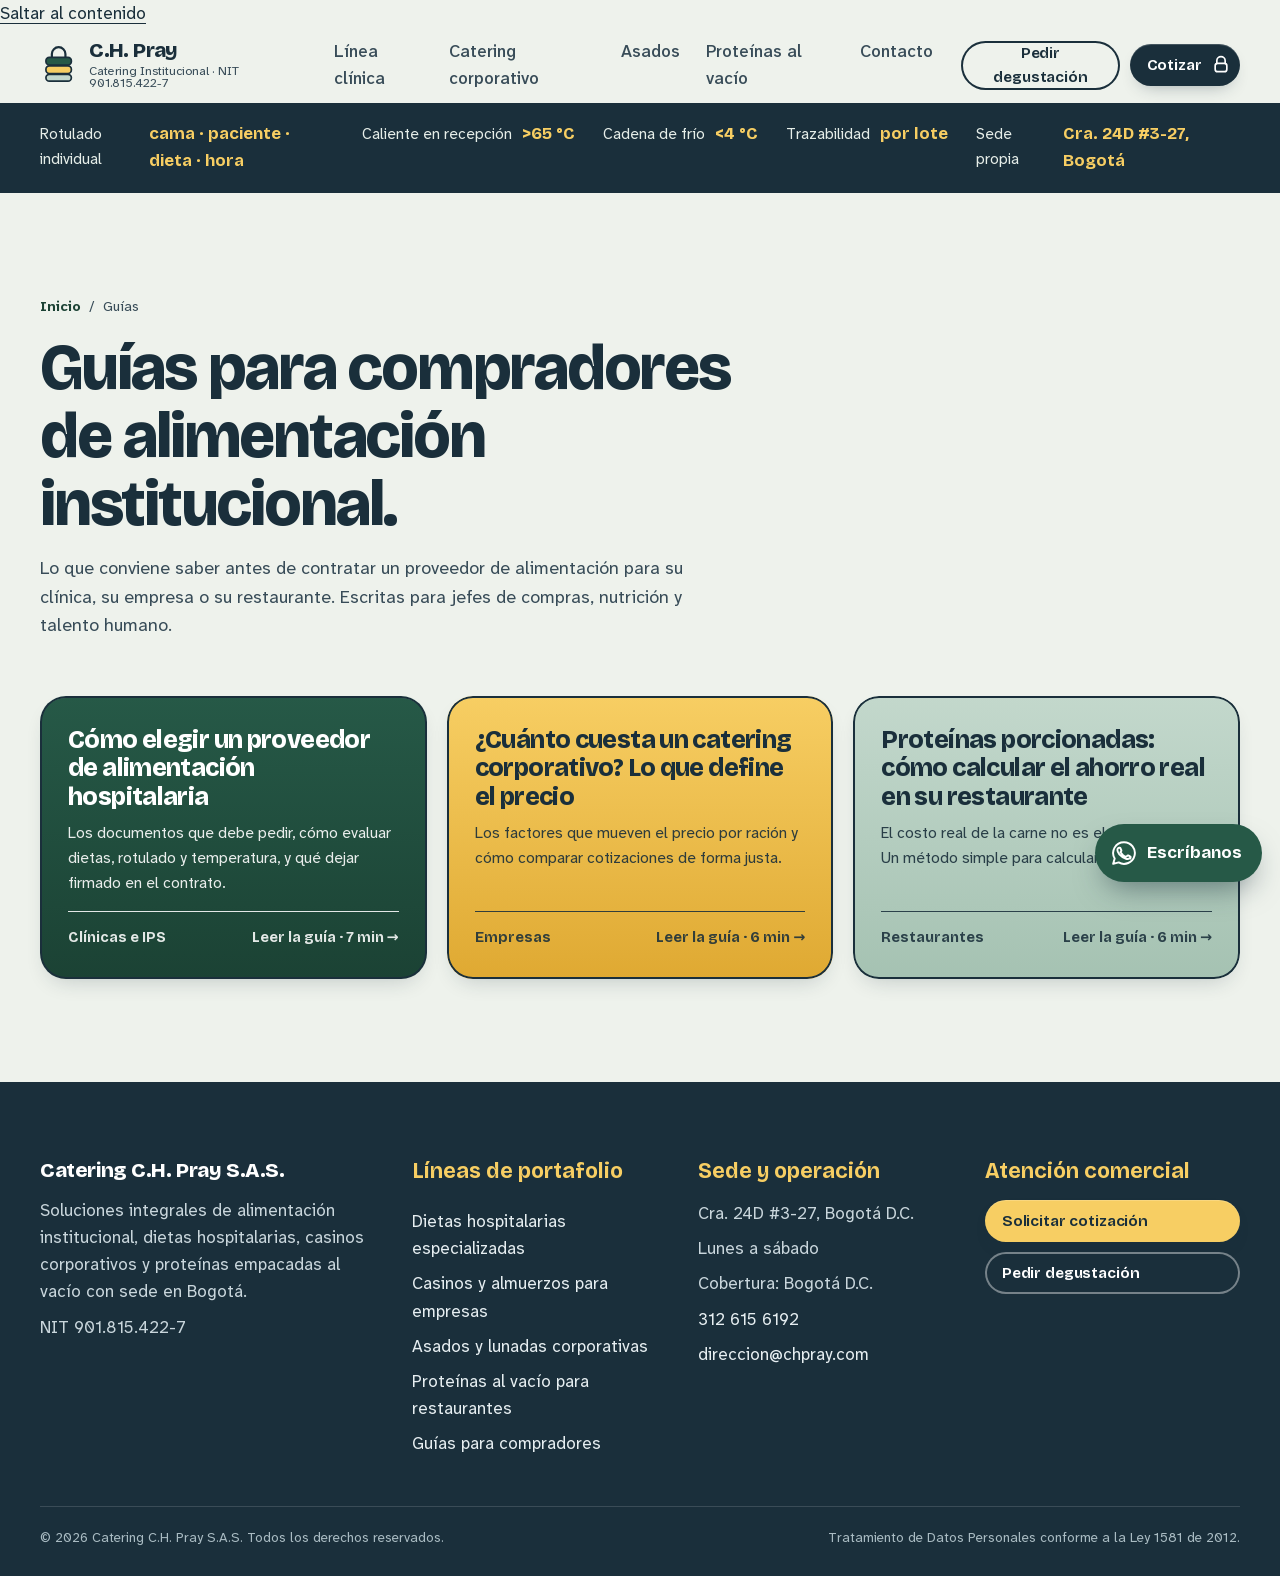
<file: guias/index.html>
<!DOCTYPE html>
<html lang="es">
<head>
  <meta charset="UTF-8">
  <meta name="viewport" content="width=device-width, initial-scale=1.0">
  <title>Guías para compradores de alimentación institucional | C.H. Pray</title>
  <meta name="description" content="Guías prácticas para elegir proveedor de alimentación hospitalaria, comparar cotizaciones de catering corporativo y calcular el ahorro con proteínas porcionadas en Bogotá.">
  <meta name="theme-color" content="#265947">
  <link rel="icon" href="data:image/svg+xml,%3Csvg xmlns='http://www.w3.org/2000/svg' viewBox='0 0 64 64'%3E%3Crect x='12' y='18' width='40' height='12' rx='5' fill='%23265947' stroke='%231A2F3B' stroke-width='3'/%3E%3Crect x='12' y='32' width='40' height='12' rx='5' fill='%23F7CE63' stroke='%231A2F3B' stroke-width='3'/%3E%3Crect x='12' y='46' width='40' height='12' rx='5' fill='%23C3D8CC' stroke='%231A2F3B' stroke-width='3'/%3E%3Cpath d='M20 18V11a12 12 0 0 1 24 0v7' fill='none' stroke='%231A2F3B' stroke-width='4' stroke-linecap='round'/%3E%3C/svg%3E">
  <link rel="stylesheet" href="../styles.css">
</head>
<body class="is-ready" data-service="Hospitalario">
  <a class="skip-link" href="#contenido">Saltar al contenido</a>

  <header class="site-header" id="top">
    <div class="site-header__inner">
      <a href="../" class="brand" aria-label="Catering C.H. Pray S.A.S. — Ir al inicio">
        <svg class="brand__mark" viewBox="0 0 44 44" aria-hidden="true">
          <path d="M14 14V9a8 8 0 0 1 16 0v5" fill="none" stroke="#1A2F3B" stroke-width="2.6" stroke-linecap="round"/>
          <rect x="7" y="13" width="30" height="9" rx="4" fill="#265947" stroke="#1A2F3B" stroke-width="2"/>
          <rect x="7" y="23" width="30" height="9" rx="4" fill="#F7CE63" stroke="#1A2F3B" stroke-width="2"/>
          <rect x="7" y="33" width="30" height="8" rx="4" fill="#C3D8CC" stroke="#1A2F3B" stroke-width="2"/>
        </svg>
        <span class="brand__name">
          C.H. Pray
          <small>Catering Institucional · NIT 901.815.422-7</small>
        </span>
      </a>

      <nav class="nav" id="site-nav" aria-label="Principal">
        <a href="../alimentacion-hospitalaria/">Línea clínica</a>
        <a href="../catering-corporativo/">Catering corporativo</a>
        <a href="../asados-corporativos/">Asados</a>
        <a href="../proteinas-al-vacio/">Proteínas al vacío</a>
        <a href="../#planta">Contacto</a>
      </nav>

      <div class="site-header__actions">
        <button type="button" class="nav-toggle" aria-label="Abrir menú" aria-controls="site-nav" aria-expanded="false">
          <svg viewBox="0 0 24 24" aria-hidden="true"><path d="M4 6h16M4 12h16M4 18h16"/></svg>
        </button>
        <button type="button" class="btn btn--ghost btn--sm hide-mobile" onclick="openQuoteModal('degustacion')">
          <span>Pedir degustación</span>
        </button>
        <button type="button" class="btn btn--latch btn--sm" onclick="openQuoteModal('cotizacion')">
          <span>Cotizar</span>
          <svg class="latch" viewBox="0 0 24 24" aria-hidden="true">
            <path d="M7 10V7a5 5 0 0 1 10 0v3"/>
            <rect x="5" y="10" width="14" height="10" rx="3"/>
          </svg>
        </button>
      </div>
    </div>
  </header>

  <main id="contenido">
    <aside class="ledger" aria-label="Datos operativos verificables">
      <ul class="ledger__rows">
        <li><span>Rotulado individual</span> <b>cama · paciente · dieta · hora</b></li>
        <li><span>Caliente en recepción</span> <b>&gt;65&nbsp;°C</b></li>
        <li><span>Cadena de frío</span> <b>&lt;4&nbsp;°C</b></li>
        <li><span>Trazabilidad</span> <b>por lote</b></li>
        <li><span>Sede propia</span> <b>Cra. 24D #3-27, Bogotá</b></li>
      </ul>
    </aside>

    <section class="guides-section" style="border-top: 0;">
      <div class="wrap">
        <p class="breadcrumb"><a href="../">Inicio</a><span>/</span><span aria-current="page">Guías</span></p>
        <header class="section-head reveal">
          <h1 style="font-size: clamp(2.4rem, 5vw, 4.2rem); font-weight: 800; letter-spacing: -.035em;">Guías para compradores de alimentación institucional.</h1>
          <p>Lo que conviene saber antes de contratar un proveedor de alimentación para su clínica, su empresa o su restaurante. Escritas para jefes de compras, nutrición y talento humano.</p>
        </header>

        <div class="guide-grid">
          <a class="guide-card" href="proveedor-alimentacion-hospitalaria/">
            <div>
              <h2>Cómo elegir un proveedor de alimentación hospitalaria</h2>
              <p style="margin-top: 10px;">Los documentos que debe pedir, cómo evaluar dietas, rotulado y temperatura, y qué dejar firmado en el contrato.</p>
            </div>
            <div class="guide-card__meta"><span>Clínicas e IPS</span><span>Leer la guía · 7 min →</span></div>
          </a>
          <a class="guide-card" href="costo-catering-corporativo/">
            <div>
              <h2>¿Cuánto cuesta un catering corporativo? Lo que define el precio</h2>
              <p style="margin-top: 10px;">Los factores que mueven el precio por ración y cómo comparar cotizaciones de forma justa.</p>
            </div>
            <div class="guide-card__meta"><span>Empresas</span><span>Leer la guía · 6 min →</span></div>
          </a>
          <a class="guide-card" href="ahorro-proteinas-porcionadas/">
            <div>
              <h2>Proteínas porcionadas: cómo calcular el ahorro real en su restaurante</h2>
              <p style="margin-top: 10px;">El costo real de la carne no es el precio por kilo. Un método simple para calcularlo y comparar.</p>
            </div>
            <div class="guide-card__meta"><span>Restaurantes</span><span>Leer la guía · 6 min →</span></div>
          </a>
        </div>
      </div>
    </section>
    
  </main>

  <!-- MODAL DE COTIZACIÓN Y DEGUSTACIÓN EN 3 PASOS -->
  <div class="modal-overlay" id="quoteModal" onclick="closeModalOnBackdrop(event)">
    <div class="modal-window" role="dialog" aria-modal="true" aria-label="Solicitar cotización o degustación">
      <button type="button" class="modal-close-btn" aria-label="Cerrar" onclick="closeQuoteModal()">✕</button>

      <div class="step-indicator-bar">
        <div class="step-tick active" id="tick-1"></div>
        <div class="step-tick" id="tick-2"></div>
        <div class="step-tick" id="tick-3"></div>
      </div>

      <div class="wizard-step active" id="step-1">
        <h3>¿Qué tipo de solución necesita?</h3>
        <p style="color: var(--ink-2); margin-top: 4px;">Elija la línea y le asignamos un asesor técnico.</p>

        <div class="option-grid">
          <button type="button" class="selectable-card selected" aria-pressed="true" onclick="selectService(this, 'Hospitalario')">
            <strong>Línea hospitalaria</strong>
            <span>Clínicas, IPS, centros de salud</span>
          </button>
          <button type="button" class="selectable-card" aria-pressed="false" onclick="selectService(this, 'Corporativo')">
            <strong>Casino empresarial</strong>
            <span>Almuerzos y refrigerios diarios</span>
          </button>
          <button type="button" class="selectable-card" aria-pressed="false" onclick="selectService(this, 'Evento')">
            <strong>Eventos y asados</strong>
            <span>Jornadas al aire libre y reuniones</span>
          </button>
          <button type="button" class="selectable-card" aria-pressed="false" onclick="selectService(this, 'Proteínas')">
            <strong>Proteínas al vacío</strong>
            <span>Cortes porcionados para restaurantes</span>
          </button>
        </div>

        <button type="button" class="btn btn--latch" style="width: 100%;" onclick="goToStep(2)">
          <span>Continuar al siguiente paso</span>
          <svg class="latch" viewBox="0 0 24 24" aria-hidden="true"><path d="M7 10V7a5 5 0 0 1 10 0v3"/><rect x="5" y="10" width="14" height="10" rx="3"/></svg>
        </button>
      </div>

      <div class="wizard-step" id="step-2">
        <h3>Alcance y volumen estimado</h3>
        <p style="color: var(--ink-2); margin: 4px 0 18px;">Verificamos la capacidad operativa diaria requerida.</p>

        <div class="field">
          <label for="quoteVolume">Raciones aproximadas / personas por día:</label>
          <select id="quoteVolume">
            <option value="20-50">20 a 50 raciones</option>
            <option value="50-150" selected>50 a 150 raciones</option>
            <option value="150-500">150 a 500 raciones</option>
            <option value="500+">Más de 500 raciones diarias</option>
          </select>
        </div>

        <div class="field">
          <label for="quoteFrequency">Modalidad de contratación:</label>
          <select id="quoteFrequency">
            <option value="contrato">Contrato recurrente mensual</option>
            <option value="evento">Evento o fecha específica</option>
            <option value="muestra">Quiero coordinar primero una muestra o degustación</option>
          </select>
        </div>

        <div class="step__nav">
          <button type="button" class="btn btn--text" onclick="goToStep(1)">← Atrás</button>
          <button type="button" class="btn btn--latch" onclick="goToStep(3)">
            <span>Continuar a contacto</span>
            <svg class="latch" viewBox="0 0 24 24" aria-hidden="true"><path d="M7 10V7a5 5 0 0 1 10 0v3"/><rect x="5" y="10" width="14" height="10" rx="3"/></svg>
          </button>
        </div>
      </div>

      <div class="wizard-step" id="step-3">
        <h3>¿A dónde enviamos la propuesta?</h3>
        <p style="color: var(--ink-2); margin: 4px 0 18px;">El equipo comercial preparará el dossier y la cotización en menos de 48 horas hábiles.</p>

        <div class="grid-2">
          <div class="field">
            <label for="contactName">Nombre y cargo del decisor:</label>
            <input type="text" id="contactName" placeholder="Dra. Camila Gómez - Nutrición" required>
          </div>
          <div class="field">
            <label for="contactCompany">Empresa, clínica o institución:</label>
            <input type="text" id="contactCompany" placeholder="Clínica San Lucas IPS" required>
          </div>
        </div>

        <div class="grid-2">
          <div class="field">
            <label for="contactEmail">Correo corporativo:</label>
            <input type="email" id="contactEmail" placeholder="compras@empresa.com" required>
          </div>
          <div class="field">
            <label for="contactPhone">Teléfono / celular:</label>
            <input type="tel" id="contactPhone" placeholder="310 000 0000" required>
          </div>
        </div>

        <div class="field">
          <label for="contactMessage">Mensaje <small>(opcional)</small>:</label>
          <textarea id="contactMessage" rows="2" placeholder="Horarios, tipos de dieta, fecha de inicio..."></textarea>
        </div>

        <label class="consent">
          <input type="checkbox" id="quoteConsent" required>
          <span>Autorizo a Catering C.H. Pray S.A.S. a tratar mis datos conforme a la Ley 1581 de 2012.</span>
        </label>

        <div class="step__nav">
          <button type="button" class="btn btn--text" onclick="goToStep(2)">← Atrás</button>
          <button type="button" class="btn btn--latch btn--submit" id="quoteSubmitBtn" onclick="submitQuote()">
            <span class="btn__label">Generar y enviar solicitud</span>
            <span class="btn__steam" aria-hidden="true"><i></i><i></i><i></i></span>
            <svg class="latch" viewBox="0 0 24 24" aria-hidden="true"><path d="M7 10V7a5 5 0 0 1 10 0v3"/><rect x="5" y="10" width="14" height="10" rx="3"/></svg>
          </button>
        </div>
      </div>

      <div class="wizard-step" id="step-success" style="text-align: center; padding: 16px 0;">
        <svg class="done__carrier" viewBox="0 0 120 120" aria-hidden="true">
          <path d="M36 38V24a24 24 0 0 1 48 0v14" fill="none" stroke="#9AA9B0" stroke-width="6" stroke-linecap="round"/>
          <rect x="22" y="36" width="76" height="22" rx="8" fill="#265947"/>
          <rect x="22" y="61" width="76" height="22" rx="8" fill="#F7CE63"/>
          <rect x="22" y="86" width="76" height="22" rx="8" fill="#C3D8CC"/>
          <path d="m46 72 10 10 20-22" fill="none" stroke="#1A2F3B" stroke-width="6" stroke-linecap="round" stroke-linejoin="round"/>
        </svg>
        <h3 style="margin-top: 8px;">Solicitud registrada exitosamente</h3>
        <p style="color: var(--ink-2); margin: 10px auto 22px; max-width: 40ch;">
          Ya registramos su solicitud. Un asesor comercial y nuestro equipo de nutrición se comunicarán con usted en menos de 48 horas hábiles.
        </p>
        <button type="button" class="btn btn--latch" onclick="closeQuoteModal()">
          <span>Cerrar y volver al sitio</span>
        </button>
      </div>
    </div>
  </div>

  <footer class="site-footer">
    <div class="wrap site-footer__grid">
      <div>
        <p class="site-footer__brand">Catering C.H. Pray S.A.S.</p>
        <p>Soluciones integrales de alimentación institucional, dietas hospitalarias, casinos corporativos y proteínas empacadas al vacío con sede en Bogotá.</p>
        <p>NIT 901.815.422-7</p>
      </div>
      <nav aria-label="Líneas de portafolio">
        <p class="site-footer__h">Líneas de portafolio</p>
        <a href="../alimentacion-hospitalaria/">Dietas hospitalarias especializadas</a>
        <a href="../catering-corporativo/">Casinos y almuerzos para empresas</a>
        <a href="../asados-corporativos/">Asados y lunadas corporativas</a>
        <a href="../proteinas-al-vacio/">Proteínas al vacío para restaurantes</a>
        <a href="../guias/">Guías para compradores</a>
      </nav>
      <div>
        <p class="site-footer__h">Sede y operación</p>
        <p>Cra. 24D #3-27, Bogotá D.C.</p>
        <p>Lunes a sábado</p>
        <p>Cobertura: Bogotá D.C.</p>
        <p><a href="tel:+573126156192">312 615 6192</a></p>
        <p><a href="mailto:direccion@chpray.com">direccion@chpray.com</a></p>
      </div>
      <div>
        <p class="site-footer__h">Atención comercial</p>
        <div style="display: grid; gap: 10px;">
          <button type="button" class="btn btn--latch btn--sm" style="--bg: var(--maiz); --fg: var(--navy);" onclick="openQuoteModal('cotizacion')">
            <span>Solicitar cotización</span>
          </button>
          <button type="button" class="btn btn--ghost btn--sm" style="--fg: #fff; box-shadow: inset 0 0 0 2px rgba(255,255,255,.4);" onclick="openQuoteModal('degustacion')">
            <span>Pedir degustación</span>
          </button>
        </div>
      </div>
    </div>
    <div class="wrap site-footer__legal">
      <span>© 2026 Catering C.H. Pray S.A.S. Todos los derechos reservados.</span>
      <span>Tratamiento de Datos Personales conforme a la Ley 1581 de 2012.</span>
    </div>
  </footer>

  <a class="wa is-visible" id="wa" href="https://wa.me/573126156192?text=Hola%2C%20quisiera%20informaci%C3%B3n%20sobre%20sus%20servicios%20de%20alimentaci%C3%B3n." target="_blank" rel="noopener" aria-label="Escribir por WhatsApp">
    <svg viewBox="0 0 24 24" aria-hidden="true"><path d="M12 2a10 10 0 0 0-8.6 15.1L2 22l5.1-1.3A10 10 0 1 0 12 2Zm5.5 14.2c-.2.6-1.3 1.2-1.8 1.3-.5.1-1.1.1-1.8-.1a16 16 0 0 1-6.2-4.2c-1.5-1.9-1.8-3.4-1.8-4 0-.6.3-1.4.8-1.8.2-.2.5-.3.8-.3h.6c.2 0 .4 0 .6.5l.8 1.9c.1.2.1.4 0 .6l-.5.7c-.2.2-.3.3-.1.6.3.5 1 1.5 2 2.4 1.3 1.1 2.3 1.5 2.7 1.7.3.1.5.1.7-.1l.8-1c.2-.3.4-.2.7-.1l1.8.9c.3.1.5.2.5.4 0 .2 0 .9-.3 1.5Z"/></svg>
    <span>Escríbanos</span>
  </a>

  <script src="../app.js" defer></script>
</body>
</html>
</file>
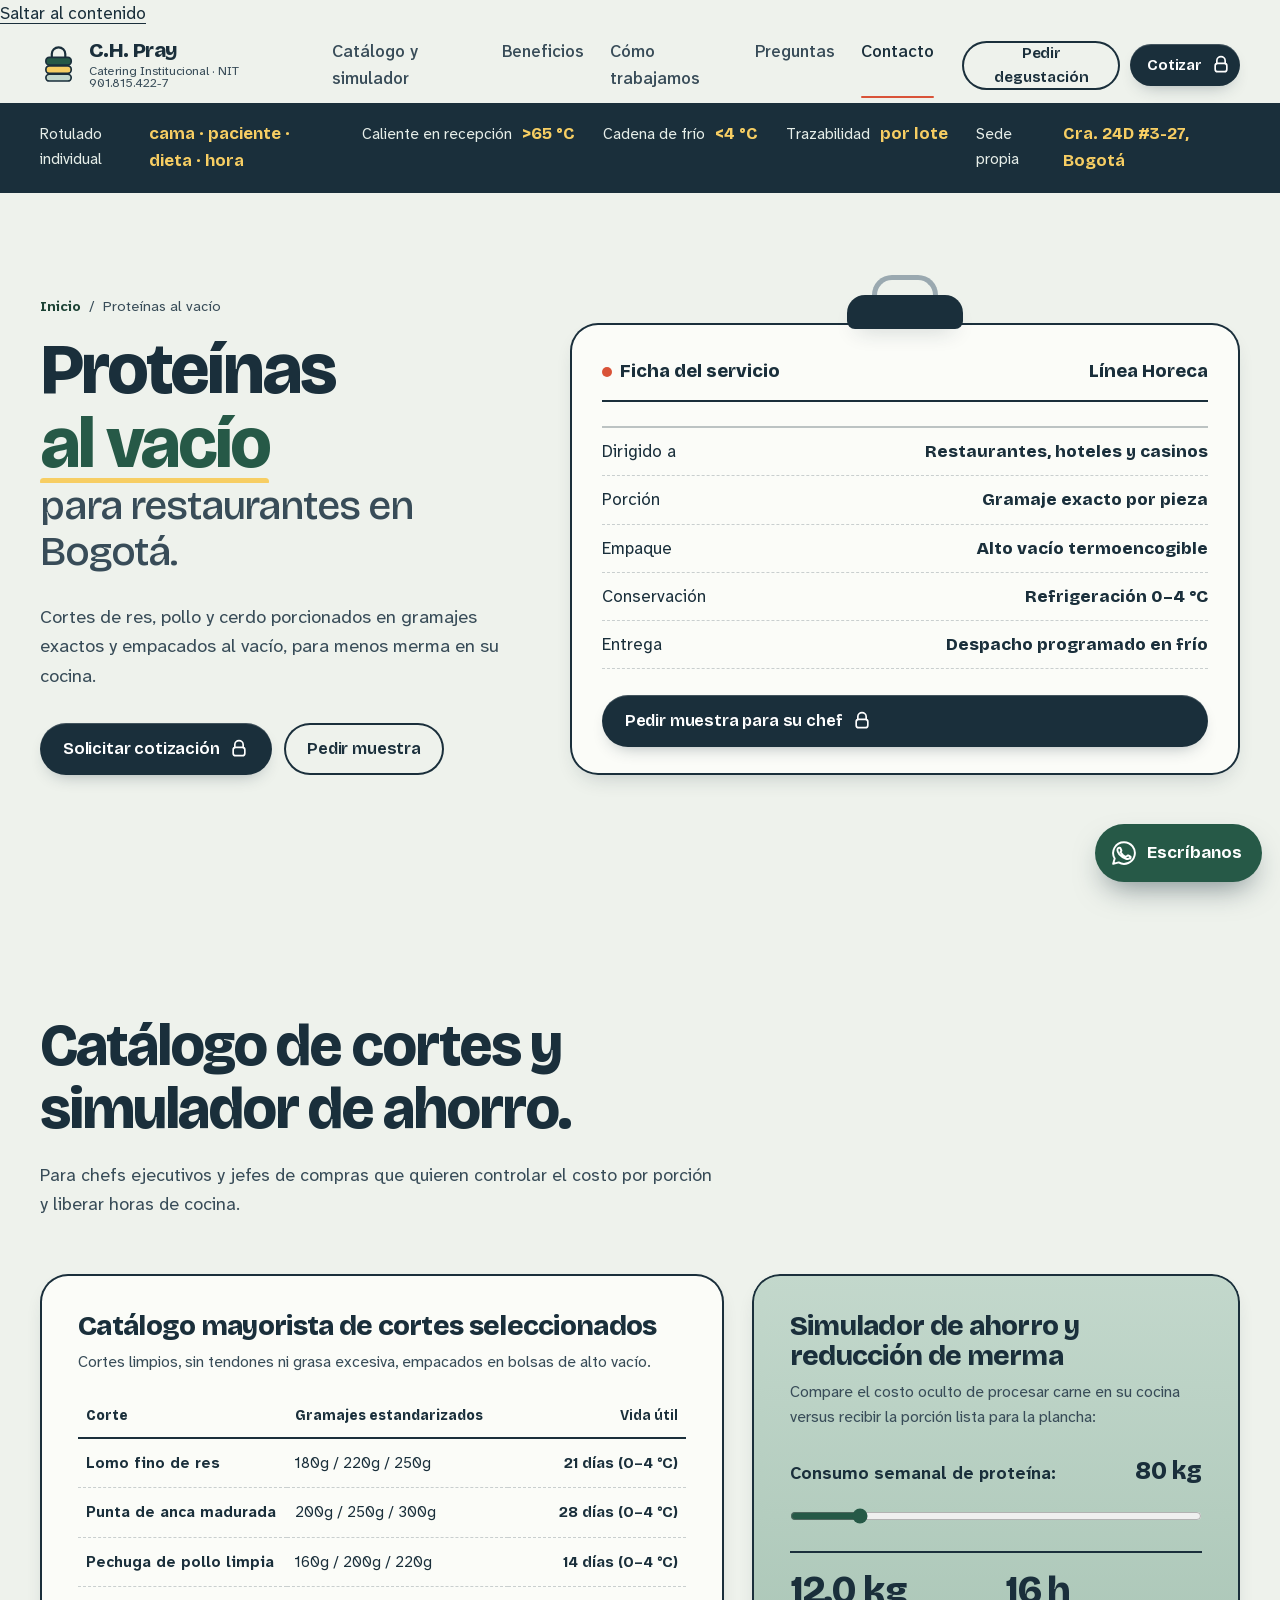
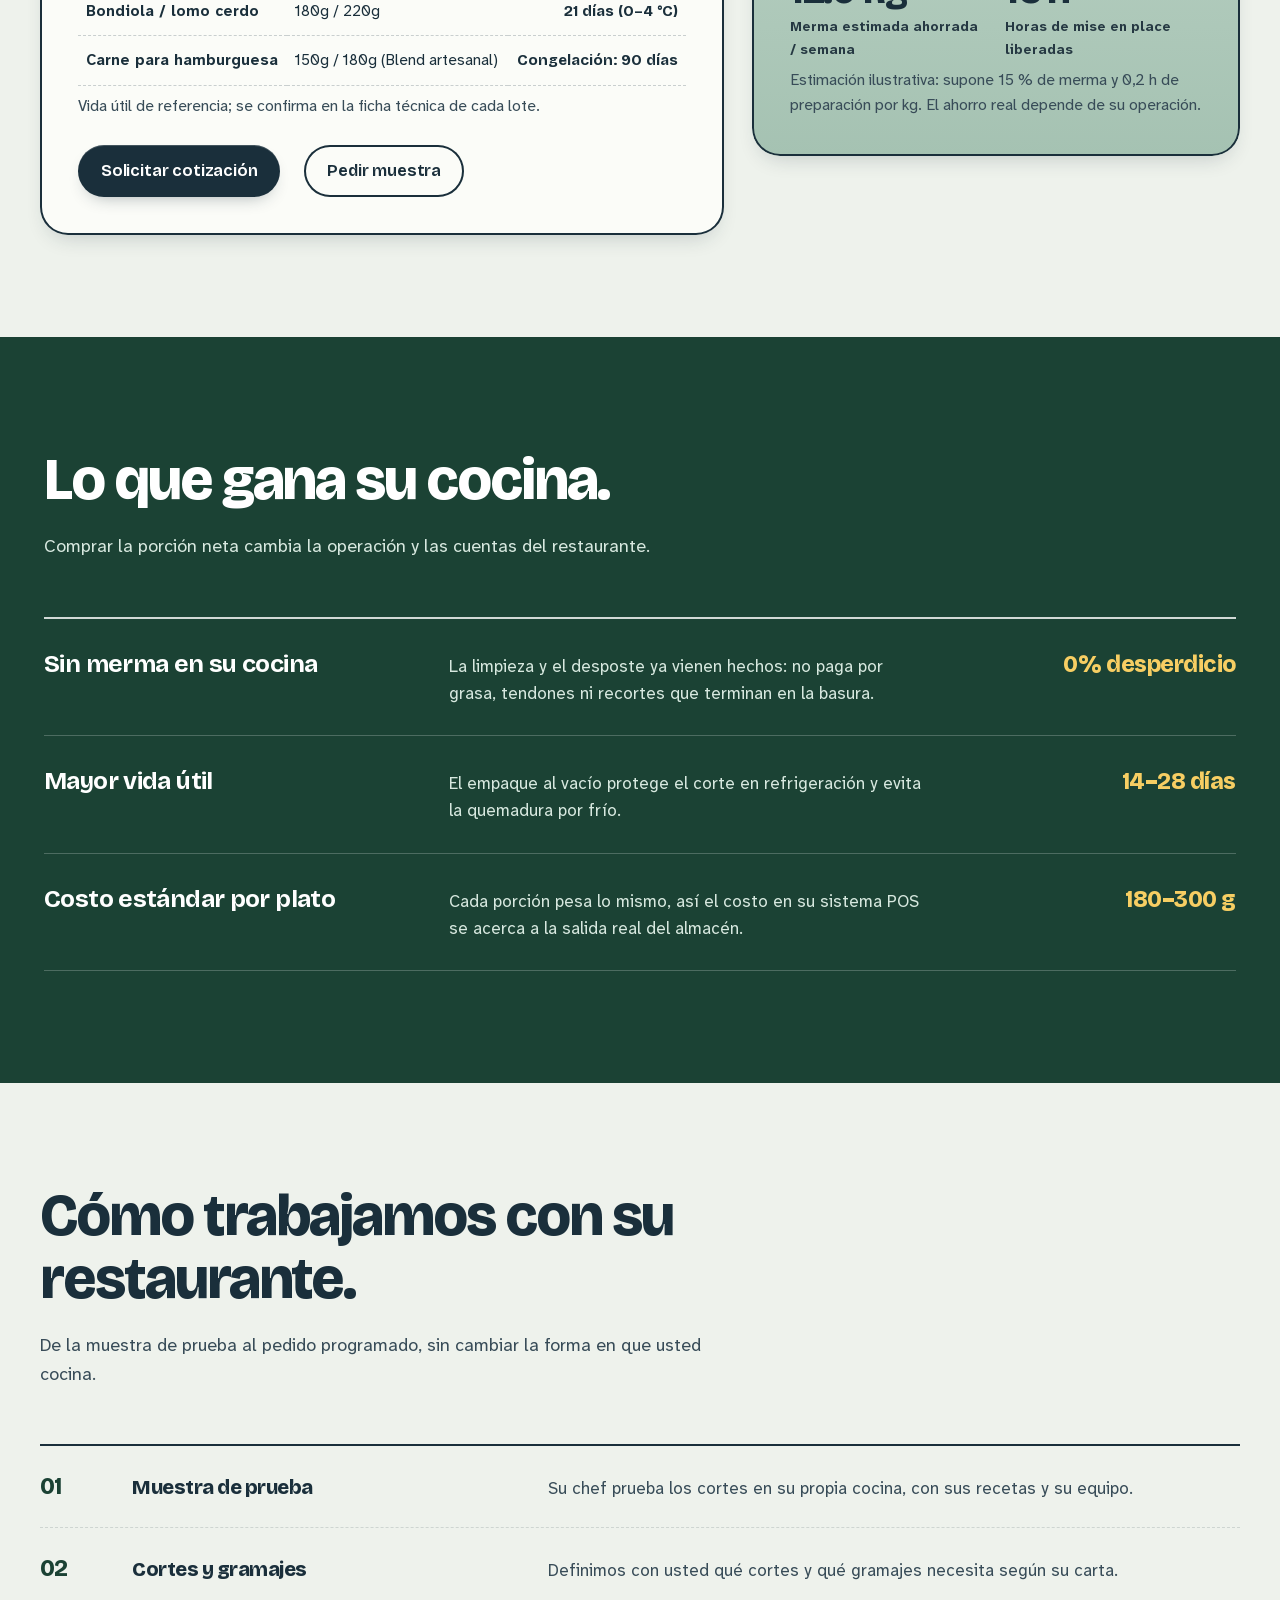
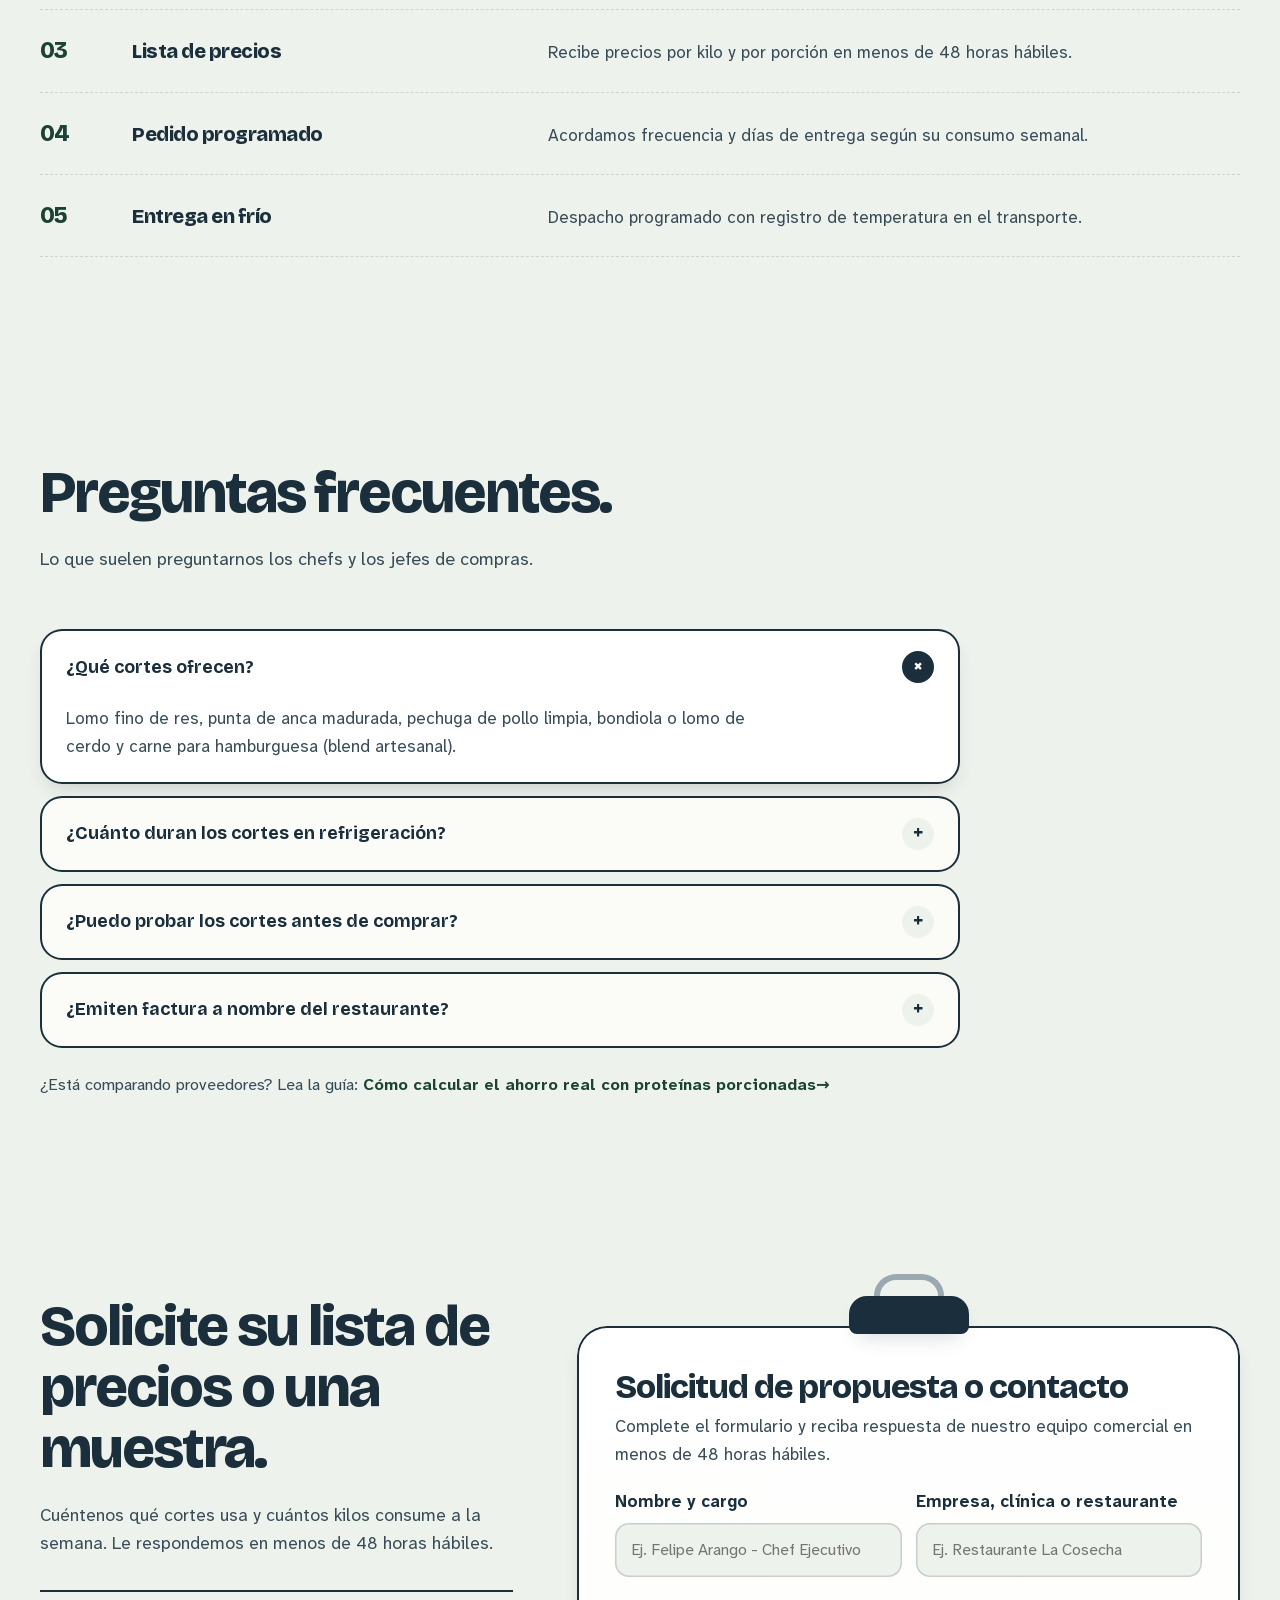
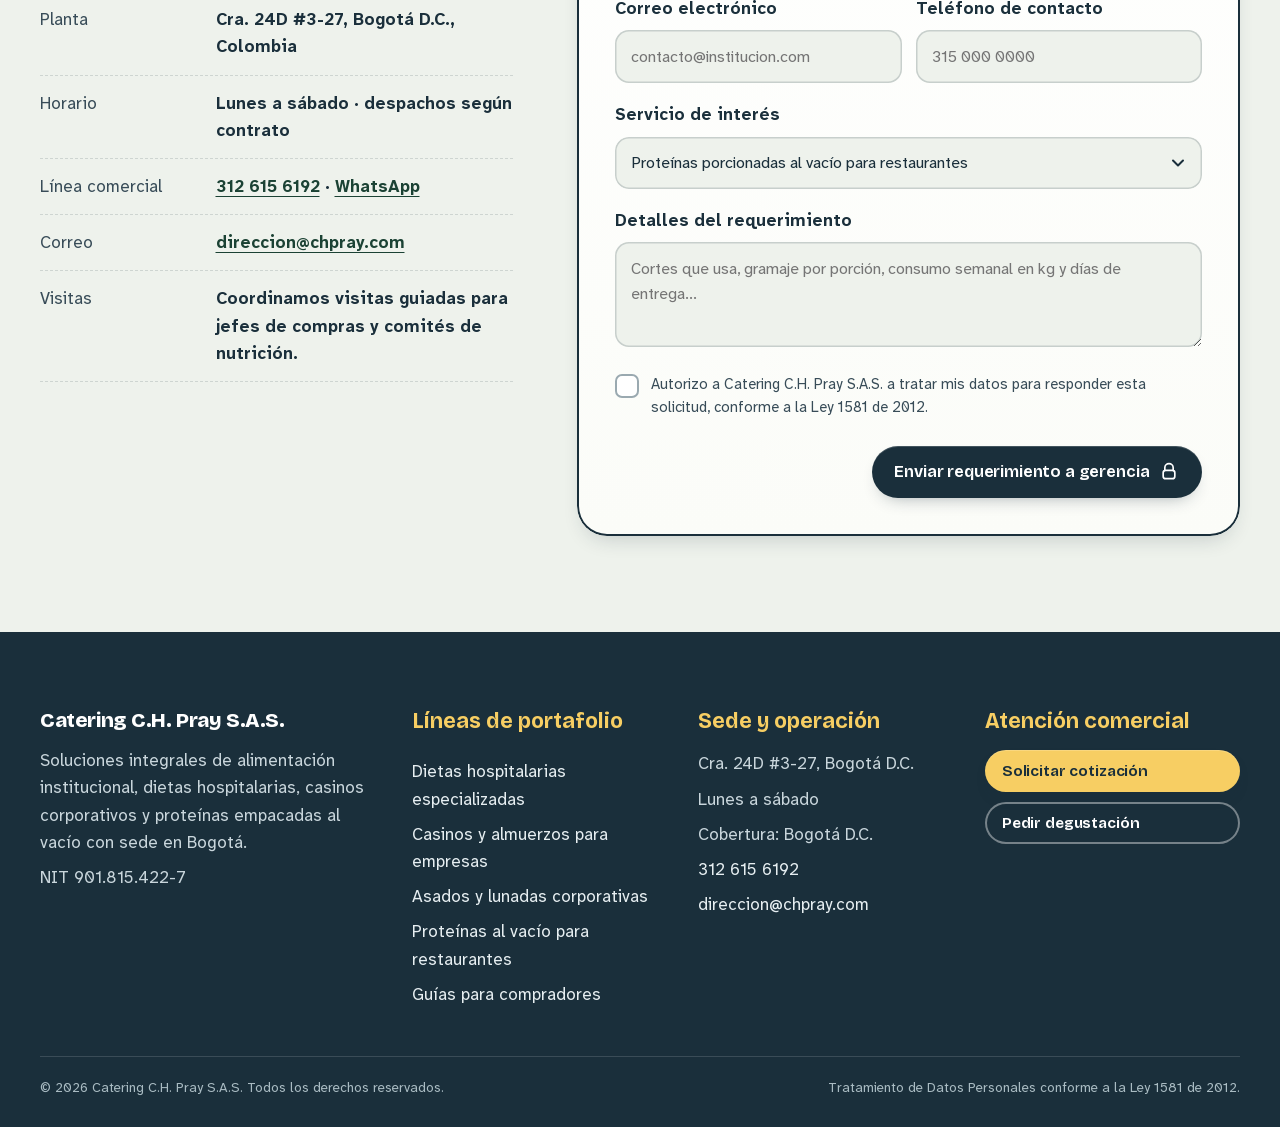
<file: proteinas-al-vacio/index.html>
<!DOCTYPE html>
<html lang="es">
<head>
  <meta charset="UTF-8">
  <meta name="viewport" content="width=device-width, initial-scale=1.0">
  <title>Proteínas porcionadas al vacío para restaurantes en Bogotá | C.H. Pray</title>
  <meta name="description" content="Cortes de res, pollo y cerdo porcionados en gramajes exactos (180g, 220g, 250g) y empacados al vacío para restaurantes en Bogotá.">
  <meta name="theme-color" content="#265947">
  <link rel="icon" href="data:image/svg+xml,%3Csvg xmlns='http://www.w3.org/2000/svg' viewBox='0 0 64 64'%3E%3Crect x='12' y='18' width='40' height='12' rx='5' fill='%23265947' stroke='%231A2F3B' stroke-width='3'/%3E%3Crect x='12' y='32' width='40' height='12' rx='5' fill='%23F7CE63' stroke='%231A2F3B' stroke-width='3'/%3E%3Crect x='12' y='46' width='40' height='12' rx='5' fill='%23C3D8CC' stroke='%231A2F3B' stroke-width='3'/%3E%3Cpath d='M20 18V11a12 12 0 0 1 24 0v7' fill='none' stroke='%231A2F3B' stroke-width='4' stroke-linecap='round'/%3E%3C/svg%3E">
  <link rel="stylesheet" href="../styles.css">
</head>
<body class="is-ready" data-service="Proteínas">
  <a class="skip-link" href="#contenido">Saltar al contenido</a>

  <header class="site-header" id="top">
    <div class="site-header__inner">
      <a href="../" class="brand" aria-label="Catering C.H. Pray S.A.S. — Ir al inicio">
        <svg class="brand__mark" viewBox="0 0 44 44" aria-hidden="true">
          <path d="M14 14V9a8 8 0 0 1 16 0v5" fill="none" stroke="#1A2F3B" stroke-width="2.6" stroke-linecap="round"/>
          <rect x="7" y="13" width="30" height="9" rx="4" fill="#265947" stroke="#1A2F3B" stroke-width="2"/>
          <rect x="7" y="23" width="30" height="9" rx="4" fill="#F7CE63" stroke="#1A2F3B" stroke-width="2"/>
          <rect x="7" y="33" width="30" height="8" rx="4" fill="#C3D8CC" stroke="#1A2F3B" stroke-width="2"/>
        </svg>
        <span class="brand__name">
          C.H. Pray
          <small>Catering Institucional · NIT 901.815.422-7</small>
        </span>
      </a>

      <nav class="nav" id="site-nav" aria-label="Principal">
        <a href="#catalogo">Catálogo y simulador</a>
        <a href="#beneficios">Beneficios</a>
        <a href="#proceso">Cómo trabajamos</a>
        <a href="#preguntas">Preguntas</a>
        <a href="#contacto">Contacto</a>
      </nav>

      <div class="site-header__actions">
        <button type="button" class="nav-toggle" aria-label="Abrir menú" aria-controls="site-nav" aria-expanded="false">
          <svg viewBox="0 0 24 24" aria-hidden="true"><path d="M4 6h16M4 12h16M4 18h16"/></svg>
        </button>
        <button type="button" class="btn btn--ghost btn--sm hide-mobile" onclick="openQuoteModal('degustacion')">
          <span>Pedir degustación</span>
        </button>
        <button type="button" class="btn btn--latch btn--sm" onclick="openQuoteModal('cotizacion')">
          <span>Cotizar</span>
          <svg class="latch" viewBox="0 0 24 24" aria-hidden="true">
            <path d="M7 10V7a5 5 0 0 1 10 0v3"/>
            <rect x="5" y="10" width="14" height="10" rx="3"/>
          </svg>
        </button>
      </div>
    </div>
  </header>

  <main id="contenido">
    <aside class="ledger" aria-label="Datos operativos verificables">
      <ul class="ledger__rows">
        <li><span>Rotulado individual</span> <b>cama · paciente · dieta · hora</b></li>
        <li><span>Caliente en recepción</span> <b>&gt;65&nbsp;°C</b></li>
        <li><span>Cadena de frío</span> <b>&lt;4&nbsp;°C</b></li>
        <li><span>Trazabilidad</span> <b>por lote</b></li>
        <li><span>Sede propia</span> <b>Cra. 24D #3-27, Bogotá</b></li>
      </ul>
    </aside>

    <section class="hero">
      <div class="hero__copy">
        <p class="breadcrumb"><a href="../">Inicio</a><span>/</span><span aria-current="page">Proteínas al vacío</span></p>
        <h1 class="hero__title">
          <span class="line"><span>Proteínas</span></span>
          <span class="line"><span><em>al vacío</em></span></span>
          <span class="line line--quiet"><span>para restaurantes en Bogotá.</span></span>
        </h1>
        <p class="hero__lead">Cortes de res, pollo y cerdo porcionados en gramajes exactos y empacados al vacío, para menos merma en su cocina.</p>
        <div class="hero__actions">
          <button type="button" class="btn btn--latch" onclick="openQuoteModal('vacio')">
            <span>Solicitar cotización</span>
            <svg class="latch" viewBox="0 0 24 24" aria-hidden="true"><path d="M7 10V7a5 5 0 0 1 10 0v3"/><rect x="5" y="10" width="14" height="10" rx="3"/></svg>
          </button>
          <button type="button" class="btn btn--ghost" onclick="openQuoteModal('muestra_carne')">
            <span>Pedir muestra</span>
          </button>
        </div>
      </div>

      <div class="hero-vessel">
        <div class="hero-vessel__lid" aria-hidden="true"><span></span></div>
        <div class="hero-vessel__body">
          <div class="hero-vessel__head">
            <span><i></i>Ficha del servicio</span>
            <span>Línea Horeca</span>
          </div>
          <dl class="spec">
            <div><dt>Dirigido a</dt><dd>Restaurantes, hoteles y casinos</dd></div>
            <div><dt>Porción</dt><dd>Gramaje exacto por pieza</dd></div>
            <div><dt>Empaque</dt><dd>Alto vacío termoencogible</dd></div>
            <div><dt>Conservación</dt><dd>Refrigeración 0–4&nbsp;°C</dd></div>
            <div><dt>Entrega</dt><dd>Despacho programado en frío</dd></div>
          </dl>
          <div class="row-actions">
            <button type="button" class="btn btn--latch" style="width: 100%;" onclick="openQuoteModal('muestra_carne')">
              <span>Pedir muestra para su chef</span>
              <svg class="latch" viewBox="0 0 24 24" aria-hidden="true"><path d="M7 10V7a5 5 0 0 1 10 0v3"/><rect x="5" y="10" width="14" height="10" rx="3"/></svg>
            </button>
          </div>
        </div>
      </div>
    </section>

    <section class="proteins-section" id="catalogo">
      <div class="wrap">
        <header class="section-head reveal">
          <h2 class="mask-title"><span>Catálogo de cortes y simulador de ahorro.</span></h2>
          <p>Para chefs ejecutivos y jefes de compras que quieren controlar el costo por porción y liberar horas de cocina.</p>
        </header>

        <div class="proteins-grid">
          <div class="vessel-panel">
            <h3>Catálogo mayorista de cortes seleccionados</h3>
            <p>Cortes limpios, sin tendones ni grasa excesiva, empacados en bolsas de alto vacío.</p>
            <table class="catalog-table">
              <thead><tr><th>Corte</th><th>Gramajes estandarizados</th><th>Vida útil</th></tr></thead>
              <tbody>
                <tr><td><strong>Lomo fino de res</strong></td><td>180g / 220g / 250g</td><td>21 días (0–4&nbsp;°C)</td></tr>
                <tr><td><strong>Punta de anca madurada</strong></td><td>200g / 250g / 300g</td><td>28 días (0–4&nbsp;°C)</td></tr>
                <tr><td><strong>Pechuga de pollo limpia</strong></td><td>160g / 200g / 220g</td><td>14 días (0–4&nbsp;°C)</td></tr>
                <tr><td><strong>Bondiola / lomo cerdo</strong></td><td>180g / 220g</td><td>21 días (0–4&nbsp;°C)</td></tr>
                <tr><td><strong>Carne para hamburguesa</strong></td><td>150g / 180g (Blend artesanal)</td><td>Congelación: 90 días</td></tr>
              </tbody>
            </table>
            <p class="catalog-note">Vida útil de referencia; se confirma en la ficha técnica de cada lote.</p>
            <div class="row-actions">
              <button type="button" class="btn btn--latch" onclick="openQuoteModal('vacio')"><span>Solicitar cotización</span></button>
              <button type="button" class="btn btn--ghost" onclick="openQuoteModal('muestra_carne')"><span>Pedir muestra</span></button>
            </div>
          </div>

          <div class="vessel-panel vessel-panel--euca">
            <h3>Simulador de ahorro y reducción de merma</h3>
            <p>Compare el costo oculto de procesar carne en su cocina versus recibir la porción lista para la plancha:</p>
            <div class="calc-slider-wrap">
              <label for="kgSlider"><span>Consumo semanal de proteína:</span><span id="kgLabel">80 kg</span></label>
              <input type="range" min="20" max="400" step="10" value="80" id="kgSlider">
            </div>
            <div class="calc-results">
              <div><div class="calc-metric-num" id="mermaKg">12.0 kg</div><div class="calc-metric-lbl">Merma estimada ahorrada / semana</div></div>
              <div><div class="calc-metric-num" id="horasAhorro">16 h</div><div class="calc-metric-lbl">Horas de mise en place liberadas</div></div>
            </div>
            <p class="catalog-note">Estimación ilustrativa: supone 15&nbsp;% de merma y 0,2&nbsp;h de preparación por kg. El ahorro real depende de su operación.</p>
          </div>
        </div>
      </div>
    </section>

    <section class="safety" id="beneficios">
      <div class="wrap">
        <header class="section-head reveal">
          <h2 class="mask-title"><span>Lo que gana su cocina.</span></h2>
          <p>Comprar la porción neta cambia la operación y las cuentas del restaurante.</p>
        </header>
        <ul class="proofs">
          <li class="reveal"><h3>Sin merma en su cocina</h3><p>La limpieza y el desposte ya vienen hechos: no paga por grasa, tendones ni recortes que terminan en la basura.</p><b>0% desperdicio</b></li>
          <li class="reveal"><h3>Mayor vida útil</h3><p>El empaque al vacío protege el corte en refrigeración y evita la quemadura por frío.</p><b>14–28 días</b></li>
          <li class="reveal"><h3>Costo estándar por plato</h3><p>Cada porción pesa lo mismo, así el costo en su sistema POS se acerca a la salida real del almacén.</p><b>180–300&nbsp;g</b></li>
        </ul>
      </div>
    </section>

    <section class="process-section" id="proceso">
      <div class="wrap">
        <header class="section-head reveal">
          <h2 class="mask-title"><span>Cómo trabajamos con su restaurante.</span></h2>
          <p>De la muestra de prueba al pedido programado, sin cambiar la forma en que usted cocina.</p>
        </header>
        <ol class="steps-list">
          <li><h3>Muestra de prueba</h3><p>Su chef prueba los cortes en su propia cocina, con sus recetas y su equipo.</p></li>
          <li><h3>Cortes y gramajes</h3><p>Definimos con usted qué cortes y qué gramajes necesita según su carta.</p></li>
          <li><h3>Lista de precios</h3><p>Recibe precios por kilo y por porción en menos de 48 horas hábiles.</p></li>
          <li><h3>Pedido programado</h3><p>Acordamos frecuencia y días de entrega según su consumo semanal.</p></li>
          <li><h3>Entrega en frío</h3><p>Despacho programado con registro de temperatura en el transporte.</p></li>
        </ol>
      </div>
    </section>

    <section class="faq-section" id="preguntas">
      <div class="wrap">
        <header class="section-head reveal">
          <h2 class="mask-title"><span>Preguntas frecuentes.</span></h2>
          <p>Lo que suelen preguntarnos los chefs y los jefes de compras.</p>
        </header>
        <div class="faq-list">
          <details open><summary>¿Qué cortes ofrecen?</summary><p>Lomo fino de res, punta de anca madurada, pechuga de pollo limpia, bondiola o lomo de cerdo y carne para hamburguesa (blend artesanal).</p></details>
          <details><summary>¿Cuánto duran los cortes en refrigeración?</summary><p>Como referencia, entre 14 y 28 días a 0–4&nbsp;°C según el corte, y 90 días congelada la carne para hamburguesa. La vida útil exacta se confirma en la ficha técnica de cada lote.</p></details>
          <details><summary>¿Puedo probar los cortes antes de comprar?</summary><p>Sí. Pida una muestra de prueba para que su chef la trabaje en su propia cocina.</p></details>
          <details><summary>¿Emiten factura a nombre del restaurante?</summary><p>Sí. Facturamos como Catering C.H. Pray S.A.S. (NIT 901.815.422-7), con facturación electrónica.</p></details>
        </div>
        <p class="guide-related">¿Está comparando proveedores? Lea la guía: <a href="../guias/ahorro-proteinas-porcionadas/" class="link">Cómo calcular el ahorro real con proteínas porcionadas</a></p>
      </div>
    </section>
    
    <section class="plant" id="contacto" aria-labelledby="contacto-title">
      <div class="wrap plant__grid">
        <div class="plant__info reveal">
          <h2 id="contacto-title" class="mask-title"><span>Solicite su lista de precios o una muestra.</span></h2>
          <p>Cuéntenos qué cortes usa y cuántos kilos consume a la semana. Le respondemos en menos de 48 horas hábiles.</p>

          <dl class="contact">
            <div><dt>Planta</dt><dd>Cra. 24D #3-27, Bogotá D.C., Colombia</dd></div>
            <div><dt>Horario</dt><dd>Lunes a sábado · despachos según contrato</dd></div>
            <div><dt>Línea comercial</dt><dd><a href="tel:+573126156192">312 615 6192</a> · <a href="https://wa.me/573126156192" target="_blank" rel="noopener">WhatsApp</a></dd></div>
            <div><dt>Correo</dt><dd><a href="mailto:direccion@chpray.com">direccion@chpray.com</a></dd></div>
            <div><dt>Visitas</dt><dd>Coordinamos visitas guiadas para jefes de compras y comités de nutrición.</dd></div>
          </dl>
        </div>

        <div class="request reveal">
          <div class="request__lid" aria-hidden="true"><span></span></div>
          <div class="wizard">
            <h3 class="wizard__title" style="margin-bottom: 8px;">Solicitud de propuesta o contacto</h3>
            <p style="color: var(--ink-2); margin-bottom: 20px;">Complete el formulario y reciba respuesta de nuestro equipo comercial en menos de 48 horas hábiles.</p>

            <form id="directForm" onsubmit="handleDirectContact(event)">
              <div class="grid-2">
                <div class="field">
                  <label for="dirName">Nombre y cargo</label>
                  <input type="text" id="dirName" placeholder="Ej. Felipe Arango - Chef Ejecutivo" required>
                </div>
                <div class="field">
                  <label for="dirCompany">Empresa, clínica o restaurante</label>
                  <input type="text" id="dirCompany" placeholder="Ej. Restaurante La Cosecha" required>
                </div>
              </div>

              <div class="grid-2">
                <div class="field">
                  <label for="dirEmail">Correo electrónico</label>
                  <input type="email" id="dirEmail" placeholder="contacto@institucion.com" required>
                </div>
                <div class="field">
                  <label for="dirPhone">Teléfono de contacto</label>
                  <input type="tel" id="dirPhone" placeholder="315 000 0000" required>
                </div>
              </div>

              <div class="field">
                <label for="dirService">Servicio de interés</label>
                <select id="dirService">
                  <option value="hospitalario">Alimentación clínica y hospitalaria (dietas)</option>
                  <option value="corporativo">Catering y casinos para empresas</option>
                  <option value="vacio" selected>Proteínas porcionadas al vacío para restaurantes</option>
                  <option value="asados">Eventos corporativos y asados</option>
                  <option value="auditoria">Quiero agendar una visita a la planta</option>
                </select>
              </div>

              <div class="field">
                <label for="dirMessage">Detalles del requerimiento</label>
                <textarea id="dirMessage" rows="3" placeholder="Cortes que usa, gramaje por porción, consumo semanal en kg y días de entrega..."></textarea>
              </div>

              <label class="consent">
                <input type="checkbox" id="dirConsent" required>
                <span>Autorizo a Catering C.H. Pray S.A.S. a tratar mis datos para responder esta solicitud, conforme a la Ley 1581 de 2012.</span>
              </label>

              <div class="step__nav">
                <span></span>
                <button type="submit" class="btn btn--latch btn--submit">
                  <span class="btn__label">Enviar requerimiento a gerencia</span>
                  <span class="btn__steam" aria-hidden="true"><i></i><i></i><i></i></span>
                  <svg class="latch" viewBox="0 0 24 24" aria-hidden="true"><path d="M7 10V7a5 5 0 0 1 10 0v3"/><rect x="5" y="10" width="14" height="10" rx="3"/></svg>
                </button>
              </div>
            </form>

            <div class="done" id="directDone" role="status" aria-live="polite">
              <svg class="done__carrier" viewBox="0 0 120 120" aria-hidden="true">
                <path class="d-handle" d="M36 38V24a24 24 0 0 1 48 0v14"/>
                <rect class="d-t1" x="22" y="36" width="76" height="22" rx="8"/>
                <rect class="d-t2" x="22" y="61" width="76" height="22" rx="8"/>
                <rect class="d-t3" x="22" y="86" width="76" height="22" rx="8"/>
                <path class="d-check" d="m46 72 10 10 20-22"/>
              </svg>
              <h4>Solicitud registrada exitosamente.</h4>
              <p>Gracias por escribirnos. Nuestro equipo comercial le responderá en menos de 48 horas hábiles.</p>
              <button type="button" class="btn btn--ghost" onclick="resetDirectContact()">Enviar otra solicitud</button>
            </div>
          </div>
        </div>
      </div>
    </section>
    
  </main>

  <!-- MODAL DE COTIZACIÓN Y DEGUSTACIÓN EN 3 PASOS -->
  <div class="modal-overlay" id="quoteModal" onclick="closeModalOnBackdrop(event)">
    <div class="modal-window" role="dialog" aria-modal="true" aria-label="Solicitar cotización o degustación">
      <button type="button" class="modal-close-btn" aria-label="Cerrar" onclick="closeQuoteModal()">✕</button>

      <div class="step-indicator-bar">
        <div class="step-tick active" id="tick-1"></div>
        <div class="step-tick" id="tick-2"></div>
        <div class="step-tick" id="tick-3"></div>
      </div>

      <div class="wizard-step active" id="step-1">
        <h3>¿Qué tipo de solución necesita?</h3>
        <p style="color: var(--ink-2); margin-top: 4px;">Elija la línea y le asignamos un asesor técnico.</p>

        <div class="option-grid">
          <button type="button" class="selectable-card selected" aria-pressed="true" onclick="selectService(this, 'Hospitalario')">
            <strong>Línea hospitalaria</strong>
            <span>Clínicas, IPS, centros de salud</span>
          </button>
          <button type="button" class="selectable-card" aria-pressed="false" onclick="selectService(this, 'Corporativo')">
            <strong>Casino empresarial</strong>
            <span>Almuerzos y refrigerios diarios</span>
          </button>
          <button type="button" class="selectable-card" aria-pressed="false" onclick="selectService(this, 'Evento')">
            <strong>Eventos y asados</strong>
            <span>Jornadas al aire libre y reuniones</span>
          </button>
          <button type="button" class="selectable-card" aria-pressed="false" onclick="selectService(this, 'Proteínas')">
            <strong>Proteínas al vacío</strong>
            <span>Cortes porcionados para restaurantes</span>
          </button>
        </div>

        <button type="button" class="btn btn--latch" style="width: 100%;" onclick="goToStep(2)">
          <span>Continuar al siguiente paso</span>
          <svg class="latch" viewBox="0 0 24 24" aria-hidden="true"><path d="M7 10V7a5 5 0 0 1 10 0v3"/><rect x="5" y="10" width="14" height="10" rx="3"/></svg>
        </button>
      </div>

      <div class="wizard-step" id="step-2">
        <h3>Alcance y volumen estimado</h3>
        <p style="color: var(--ink-2); margin: 4px 0 18px;">Verificamos la capacidad operativa diaria requerida.</p>

        <div class="field">
          <label for="quoteVolume">Raciones aproximadas / personas por día:</label>
          <select id="quoteVolume">
            <option value="20-50">20 a 50 raciones</option>
            <option value="50-150" selected>50 a 150 raciones</option>
            <option value="150-500">150 a 500 raciones</option>
            <option value="500+">Más de 500 raciones diarias</option>
          </select>
        </div>

        <div class="field">
          <label for="quoteFrequency">Modalidad de contratación:</label>
          <select id="quoteFrequency">
            <option value="contrato">Contrato recurrente mensual</option>
            <option value="evento">Evento o fecha específica</option>
            <option value="muestra">Quiero coordinar primero una muestra o degustación</option>
          </select>
        </div>

        <div class="step__nav">
          <button type="button" class="btn btn--text" onclick="goToStep(1)">← Atrás</button>
          <button type="button" class="btn btn--latch" onclick="goToStep(3)">
            <span>Continuar a contacto</span>
            <svg class="latch" viewBox="0 0 24 24" aria-hidden="true"><path d="M7 10V7a5 5 0 0 1 10 0v3"/><rect x="5" y="10" width="14" height="10" rx="3"/></svg>
          </button>
        </div>
      </div>

      <div class="wizard-step" id="step-3">
        <h3>¿A dónde enviamos la propuesta?</h3>
        <p style="color: var(--ink-2); margin: 4px 0 18px;">El equipo comercial preparará el dossier y la cotización en menos de 48 horas hábiles.</p>

        <div class="grid-2">
          <div class="field">
            <label for="contactName">Nombre y cargo del decisor:</label>
            <input type="text" id="contactName" placeholder="Dra. Camila Gómez - Nutrición" required>
          </div>
          <div class="field">
            <label for="contactCompany">Empresa, clínica o institución:</label>
            <input type="text" id="contactCompany" placeholder="Clínica San Lucas IPS" required>
          </div>
        </div>

        <div class="grid-2">
          <div class="field">
            <label for="contactEmail">Correo corporativo:</label>
            <input type="email" id="contactEmail" placeholder="compras@empresa.com" required>
          </div>
          <div class="field">
            <label for="contactPhone">Teléfono / celular:</label>
            <input type="tel" id="contactPhone" placeholder="310 000 0000" required>
          </div>
        </div>

        <div class="field">
          <label for="contactMessage">Mensaje <small>(opcional)</small>:</label>
          <textarea id="contactMessage" rows="2" placeholder="Horarios, tipos de dieta, fecha de inicio..."></textarea>
        </div>

        <label class="consent">
          <input type="checkbox" id="quoteConsent" required>
          <span>Autorizo a Catering C.H. Pray S.A.S. a tratar mis datos conforme a la Ley 1581 de 2012.</span>
        </label>

        <div class="step__nav">
          <button type="button" class="btn btn--text" onclick="goToStep(2)">← Atrás</button>
          <button type="button" class="btn btn--latch btn--submit" id="quoteSubmitBtn" onclick="submitQuote()">
            <span class="btn__label">Generar y enviar solicitud</span>
            <span class="btn__steam" aria-hidden="true"><i></i><i></i><i></i></span>
            <svg class="latch" viewBox="0 0 24 24" aria-hidden="true"><path d="M7 10V7a5 5 0 0 1 10 0v3"/><rect x="5" y="10" width="14" height="10" rx="3"/></svg>
          </button>
        </div>
      </div>

      <div class="wizard-step" id="step-success" style="text-align: center; padding: 16px 0;">
        <svg class="done__carrier" viewBox="0 0 120 120" aria-hidden="true">
          <path d="M36 38V24a24 24 0 0 1 48 0v14" fill="none" stroke="#9AA9B0" stroke-width="6" stroke-linecap="round"/>
          <rect x="22" y="36" width="76" height="22" rx="8" fill="#265947"/>
          <rect x="22" y="61" width="76" height="22" rx="8" fill="#F7CE63"/>
          <rect x="22" y="86" width="76" height="22" rx="8" fill="#C3D8CC"/>
          <path d="m46 72 10 10 20-22" fill="none" stroke="#1A2F3B" stroke-width="6" stroke-linecap="round" stroke-linejoin="round"/>
        </svg>
        <h3 style="margin-top: 8px;">Solicitud registrada exitosamente</h3>
        <p style="color: var(--ink-2); margin: 10px auto 22px; max-width: 40ch;">
          Ya registramos su solicitud. Un asesor comercial y nuestro equipo de nutrición se comunicarán con usted en menos de 48 horas hábiles.
        </p>
        <button type="button" class="btn btn--latch" onclick="closeQuoteModal()">
          <span>Cerrar y volver al sitio</span>
        </button>
      </div>
    </div>
  </div>

  <footer class="site-footer">
    <div class="wrap site-footer__grid">
      <div>
        <p class="site-footer__brand">Catering C.H. Pray S.A.S.</p>
        <p>Soluciones integrales de alimentación institucional, dietas hospitalarias, casinos corporativos y proteínas empacadas al vacío con sede en Bogotá.</p>
        <p>NIT 901.815.422-7</p>
      </div>
      <nav aria-label="Líneas de portafolio">
        <p class="site-footer__h">Líneas de portafolio</p>
        <a href="../alimentacion-hospitalaria/">Dietas hospitalarias especializadas</a>
        <a href="../catering-corporativo/">Casinos y almuerzos para empresas</a>
        <a href="../asados-corporativos/">Asados y lunadas corporativas</a>
        <a href="../proteinas-al-vacio/">Proteínas al vacío para restaurantes</a>
        <a href="../guias/">Guías para compradores</a>
      </nav>
      <div>
        <p class="site-footer__h">Sede y operación</p>
        <p>Cra. 24D #3-27, Bogotá D.C.</p>
        <p>Lunes a sábado</p>
        <p>Cobertura: Bogotá D.C.</p>
        <p><a href="tel:+573126156192">312 615 6192</a></p>
        <p><a href="mailto:direccion@chpray.com">direccion@chpray.com</a></p>
      </div>
      <div>
        <p class="site-footer__h">Atención comercial</p>
        <div style="display: grid; gap: 10px;">
          <button type="button" class="btn btn--latch btn--sm" style="--bg: var(--maiz); --fg: var(--navy);" onclick="openQuoteModal('cotizacion')">
            <span>Solicitar cotización</span>
          </button>
          <button type="button" class="btn btn--ghost btn--sm" style="--fg: #fff; box-shadow: inset 0 0 0 2px rgba(255,255,255,.4);" onclick="openQuoteModal('degustacion')">
            <span>Pedir degustación</span>
          </button>
        </div>
      </div>
    </div>
    <div class="wrap site-footer__legal">
      <span>© 2026 Catering C.H. Pray S.A.S. Todos los derechos reservados.</span>
      <span>Tratamiento de Datos Personales conforme a la Ley 1581 de 2012.</span>
    </div>
  </footer>

  <a class="wa is-visible" id="wa" href="https://wa.me/573126156192?text=Hola%2C%20quisiera%20informaci%C3%B3n%20sobre%20sus%20servicios%20de%20alimentaci%C3%B3n." target="_blank" rel="noopener" aria-label="Escribir por WhatsApp">
    <svg viewBox="0 0 24 24" aria-hidden="true"><path d="M12 2a10 10 0 0 0-8.6 15.1L2 22l5.1-1.3A10 10 0 1 0 12 2Zm5.5 14.2c-.2.6-1.3 1.2-1.8 1.3-.5.1-1.1.1-1.8-.1a16 16 0 0 1-6.2-4.2c-1.5-1.9-1.8-3.4-1.8-4 0-.6.3-1.4.8-1.8.2-.2.5-.3.8-.3h.6c.2 0 .4 0 .6.5l.8 1.9c.1.2.1.4 0 .6l-.5.7c-.2.2-.3.3-.1.6.3.5 1 1.5 2 2.4 1.3 1.1 2.3 1.5 2.7 1.7.3.1.5.1.7-.1l.8-1c.2-.3.4-.2.7-.1l1.8.9c.3.1.5.2.5.4 0 .2 0 .9-.3 1.5Z"/></svg>
    <span>Escríbanos</span>
  </a>

  <script src="../app.js" defer></script>
</body>
</html>
</file>
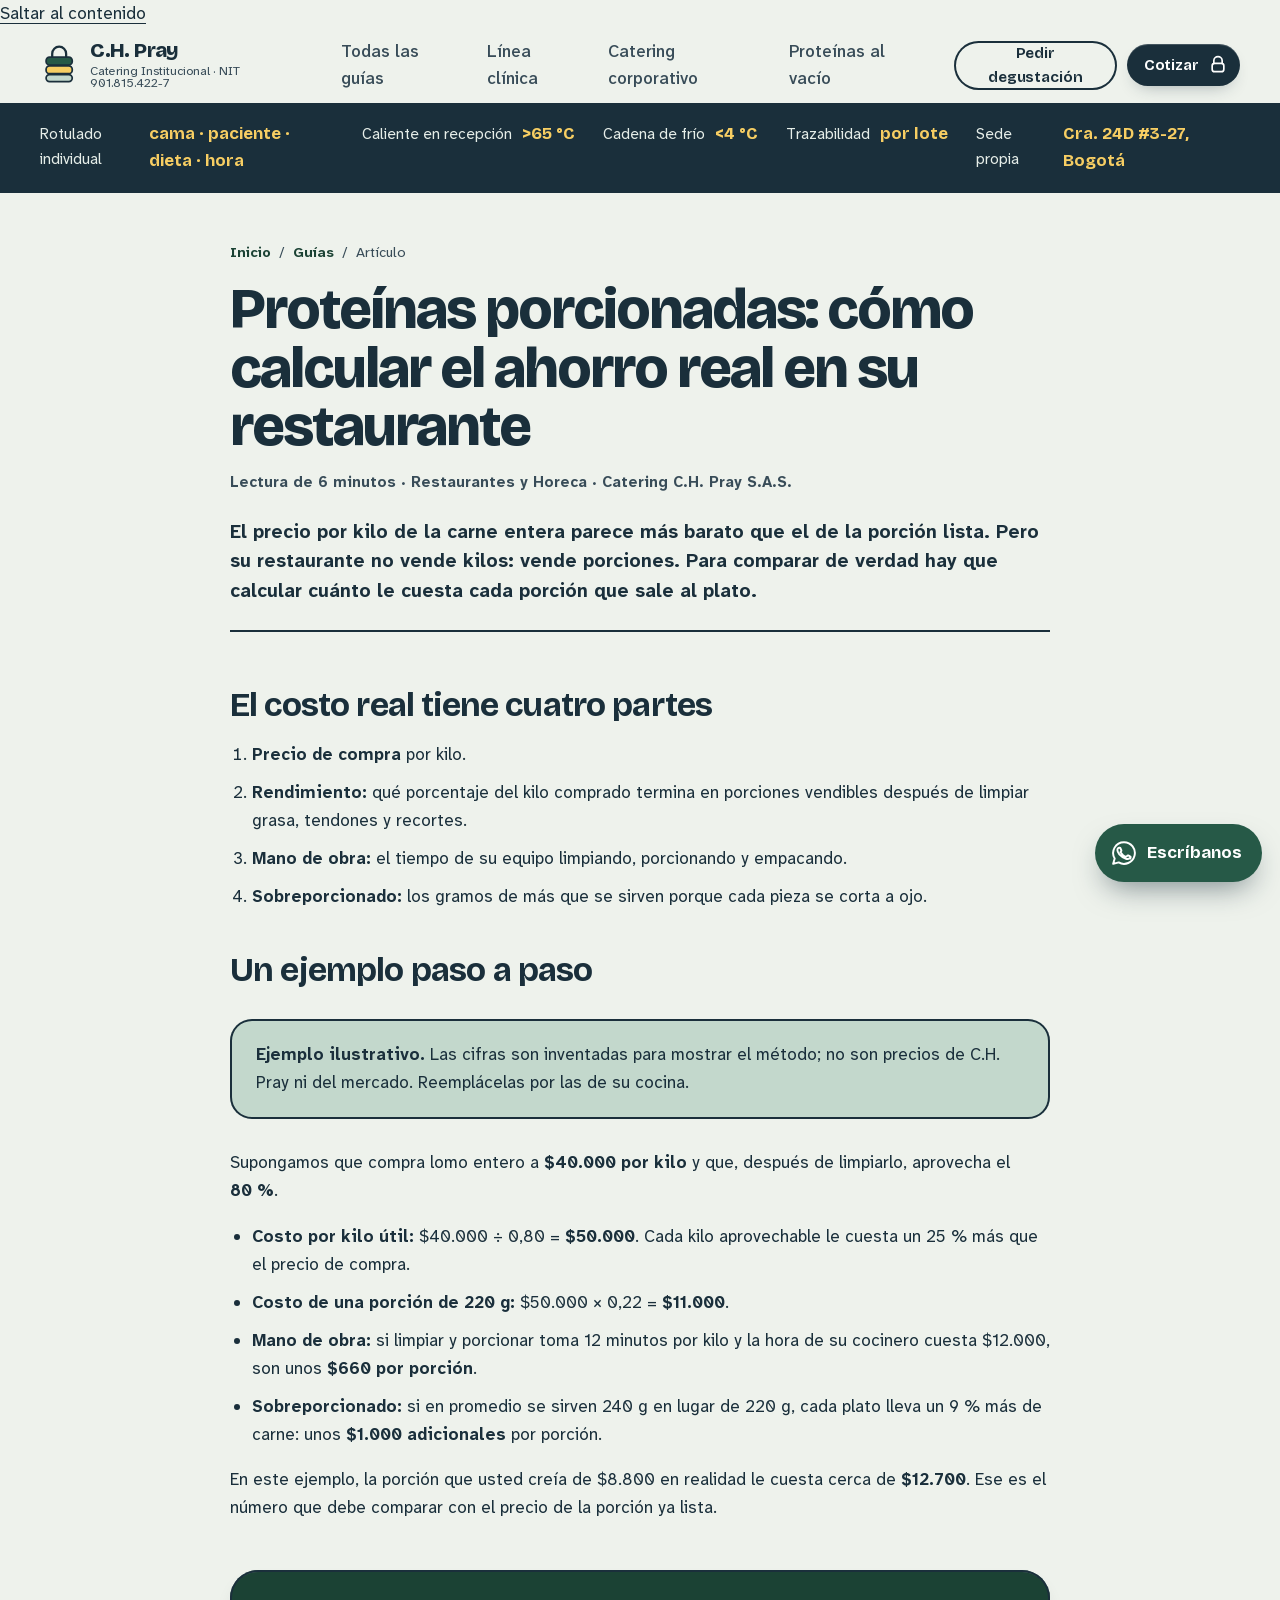
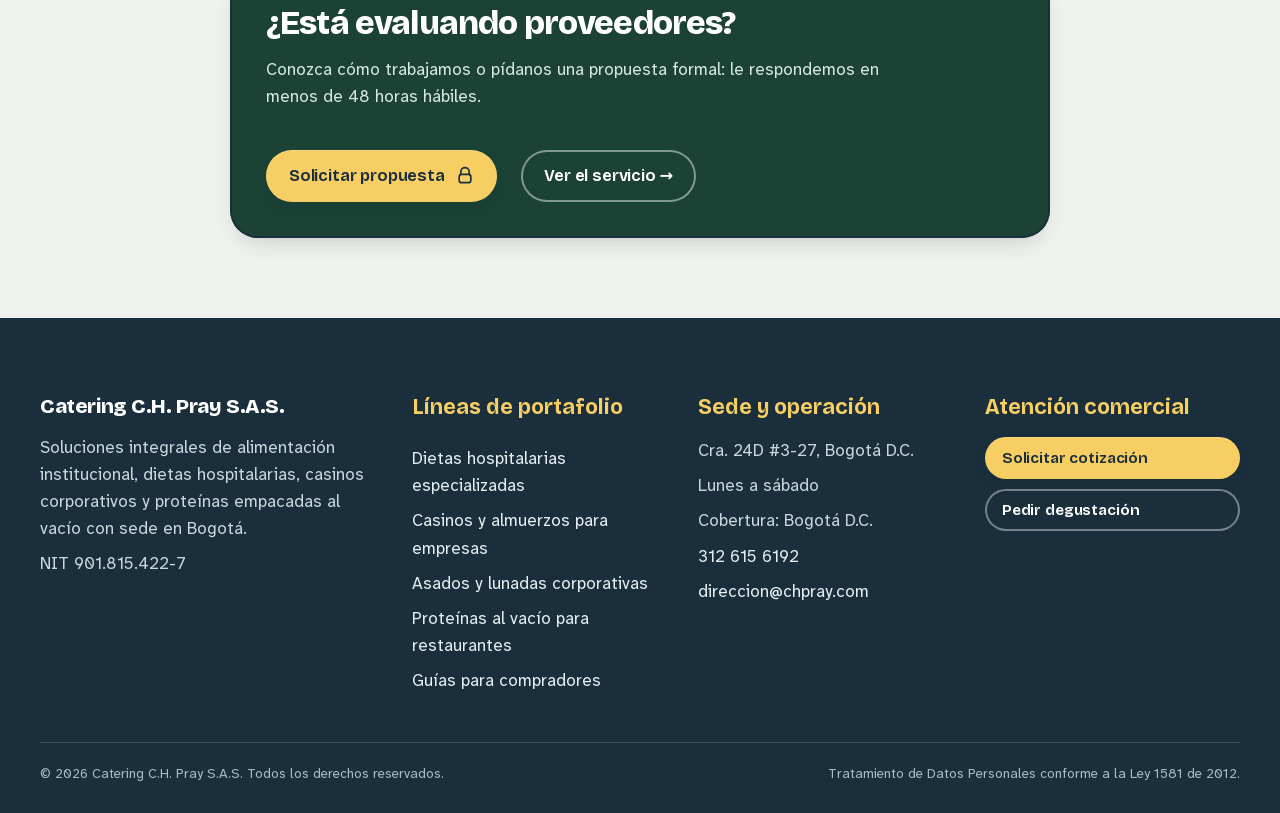
<file: guias/ahorro-proteinas-porcionadas/index.html>
<!DOCTYPE html>
<html lang="es">
<head>
  <meta charset="UTF-8">
  <meta name="viewport" content="width=device-width, initial-scale=1.0">
  <title>Proteínas porcionadas: cómo calcular el ahorro real en su restaurante | C.H. Pray</title>
  <meta name="description" content="El precio por kilo de la carne entera parece más barato que el de la porción lista. Pero su restaurante no vende kilos: vende porciones. Para comparar de verdad hay que calcular cuánto le cuesta cada porción que sale al plato.">
  <meta name="theme-color" content="#265947">
  <link rel="icon" href="data:image/svg+xml,%3Csvg xmlns='http://www.w3.org/2000/svg' viewBox='0 0 64 64'%3E%3Crect x='12' y='18' width='40' height='12' rx='5' fill='%23265947' stroke='%231A2F3B' stroke-width='3'/%3E%3Crect x='12' y='32' width='40' height='12' rx='5' fill='%23F7CE63' stroke='%231A2F3B' stroke-width='3'/%3E%3Crect x='12' y='46' width='40' height='12' rx='5' fill='%23C3D8CC' stroke='%231A2F3B' stroke-width='3'/%3E%3Cpath d='M20 18V11a12 12 0 0 1 24 0v7' fill='none' stroke='%231A2F3B' stroke-width='4' stroke-linecap='round'/%3E%3C/svg%3E">
  <link rel="stylesheet" href="../../styles.css">
</head>
<body class="is-ready" data-service="Proteínas">
  <a class="skip-link" href="#contenido">Saltar al contenido</a>

  <header class="site-header" id="top">
    <div class="site-header__inner">
      <a href="../../" class="brand" aria-label="Catering C.H. Pray S.A.S. — Ir al inicio">
        <svg class="brand__mark" viewBox="0 0 44 44" aria-hidden="true">
          <path d="M14 14V9a8 8 0 0 1 16 0v5" fill="none" stroke="#1A2F3B" stroke-width="2.6" stroke-linecap="round"/>
          <rect x="7" y="13" width="30" height="9" rx="4" fill="#265947" stroke="#1A2F3B" stroke-width="2"/>
          <rect x="7" y="23" width="30" height="9" rx="4" fill="#F7CE63" stroke="#1A2F3B" stroke-width="2"/>
          <rect x="7" y="33" width="30" height="8" rx="4" fill="#C3D8CC" stroke="#1A2F3B" stroke-width="2"/>
        </svg>
        <span class="brand__name">
          C.H. Pray
          <small>Catering Institucional · NIT 901.815.422-7</small>
        </span>
      </a>

      <nav class="nav" id="site-nav" aria-label="Principal">
        <a href="../">Todas las guías</a>
        <a href="../../alimentacion-hospitalaria/">Línea clínica</a>
        <a href="../../catering-corporativo/">Catering corporativo</a>
        <a href="../../proteinas-al-vacio/">Proteínas al vacío</a>
      </nav>

      <div class="site-header__actions">
        <button type="button" class="nav-toggle" aria-label="Abrir menú" aria-controls="site-nav" aria-expanded="false">
          <svg viewBox="0 0 24 24" aria-hidden="true"><path d="M4 6h16M4 12h16M4 18h16"/></svg>
        </button>
        <button type="button" class="btn btn--ghost btn--sm hide-mobile" onclick="openQuoteModal('degustacion')">
          <span>Pedir degustación</span>
        </button>
        <button type="button" class="btn btn--latch btn--sm" onclick="openQuoteModal('cotizacion')">
          <span>Cotizar</span>
          <svg class="latch" viewBox="0 0 24 24" aria-hidden="true">
            <path d="M7 10V7a5 5 0 0 1 10 0v3"/>
            <rect x="5" y="10" width="14" height="10" rx="3"/>
          </svg>
        </button>
      </div>
    </div>
  </header>

  <main id="contenido">
    <aside class="ledger" aria-label="Datos operativos verificables">
      <ul class="ledger__rows">
        <li><span>Rotulado individual</span> <b>cama · paciente · dieta · hora</b></li>
        <li><span>Caliente en recepción</span> <b>&gt;65&nbsp;°C</b></li>
        <li><span>Cadena de frío</span> <b>&lt;4&nbsp;°C</b></li>
        <li><span>Trazabilidad</span> <b>por lote</b></li>
        <li><span>Sede propia</span> <b>Cra. 24D #3-27, Bogotá</b></li>
      </ul>
    </aside>

      <article class="article-wrap">
        <p class="breadcrumb"><a href="../../">Inicio</a><span>/</span><a href="../">Guías</a><span>/</span><span aria-current="page">Artículo</span></p>
        <h1>Proteínas porcionadas: cómo calcular el ahorro real en su restaurante</h1>
        <p class="article-meta">Lectura de 6 minutos · Restaurantes y Horeca · Catering C.H. Pray S.A.S.</p>
        <p class="article-lead">El precio por kilo de la carne entera parece más barato que el de la porción lista. Pero su restaurante no vende kilos: vende porciones. Para comparar de verdad hay que calcular cuánto le cuesta cada porción que sale al plato.</p>
        <div class="article-body">
      <h2>El costo real tiene cuatro partes</h2>
      <ol>
        <li><strong>Precio de compra</strong> por kilo.</li>
        <li><strong>Rendimiento:</strong> qué porcentaje del kilo comprado termina en porciones vendibles después de limpiar grasa, tendones y recortes.</li>
        <li><strong>Mano de obra:</strong> el tiempo de su equipo limpiando, porcionando y empacando.</li>
        <li><strong>Sobreporcionado:</strong> los gramos de más que se sirven porque cada pieza se corta a ojo.</li>
      </ol>
      <h2>Un ejemplo paso a paso</h2>
      <div class="callout"><p><strong>Ejemplo ilustrativo.</strong> Las cifras son inventadas para mostrar el método; no son precios de C.H. Pray ni del mercado. Reemplácelas por las de su cocina.</p></div>
      <p>Supongamos que compra lomo entero a <strong>$40.000 por kilo</strong> y que, después de limpiarlo, aprovecha el <strong>80&nbsp;%</strong>.</p>
      <ul>
        <li><strong>Costo por kilo útil:</strong> $40.000 ÷ 0,80 = <strong>$50.000</strong>. Cada kilo aprovechable le cuesta un 25&nbsp;% más que el precio de compra.</li>
        <li><strong>Costo de una porción de 220&nbsp;g:</strong> $50.000 × 0,22 = <strong>$11.000</strong>.</li>
        <li><strong>Mano de obra:</strong> si limpiar y porcionar toma 12 minutos por kilo y la hora de su cocinero cuesta $12.000, son unos <strong>$660 por porción</strong>.</li>
        <li><strong>Sobreporcionado:</strong> si en promedio se sirven 240&nbsp;g en lugar de 220&nbsp;g, cada plato lleva un 9&nbsp;% más de carne: unos <strong>$1.000 adicionales</strong> por porción.</li>
      </ul>
      <p>En este ejemplo, la porción que usted creía de $8.800 en realidad le cuesta cerca de <strong>$12.700</strong>. Ese es el número que debe comparar con el precio de la porción ya lista.</p></div>
        <aside class="article-cta">
          <h2>¿Está evaluando proveedores?</h2>
          <p>Conozca cómo trabajamos o pídanos una propuesta formal: le respondemos en menos de 48 horas hábiles.</p>
          <div class="row-actions">
            <button type="button" class="btn btn--latch" style="--bg: var(--maiz); --fg: var(--navy);" onclick="openQuoteModal('vacio')">
              <span>Solicitar propuesta</span>
              <svg class="latch" viewBox="0 0 24 24" aria-hidden="true"><path d="M7 10V7a5 5 0 0 1 10 0v3"/><rect x="5" y="10" width="14" height="10" rx="3"/></svg>
            </button>
            <a class="btn btn--ghost" style="--fg: #fff; box-shadow: inset 0 0 0 2px rgba(255,255,255,.45);" href="../../proteinas-al-vacio/">Ver el servicio →</a>
          </div>
        </aside>
      </article>
  </main>

  <!-- MODAL DE COTIZACIÓN Y DEGUSTACIÓN EN 3 PASOS -->
  <div class="modal-overlay" id="quoteModal" onclick="closeModalOnBackdrop(event)">
    <div class="modal-window" role="dialog" aria-modal="true" aria-label="Solicitar cotización o degustación">
      <button type="button" class="modal-close-btn" aria-label="Cerrar" onclick="closeQuoteModal()">✕</button>

      <div class="step-indicator-bar">
        <div class="step-tick active" id="tick-1"></div>
        <div class="step-tick" id="tick-2"></div>
        <div class="step-tick" id="tick-3"></div>
      </div>

      <div class="wizard-step active" id="step-1">
        <h3>¿Qué tipo de solución necesita?</h3>
        <p style="color: var(--ink-2); margin-top: 4px;">Elija la línea y le asignamos un asesor técnico.</p>

        <div class="option-grid">
          <button type="button" class="selectable-card selected" aria-pressed="true" onclick="selectService(this, 'Hospitalario')">
            <strong>Línea hospitalaria</strong>
            <span>Clínicas, IPS, centros de salud</span>
          </button>
          <button type="button" class="selectable-card" aria-pressed="false" onclick="selectService(this, 'Corporativo')">
            <strong>Casino empresarial</strong>
            <span>Almuerzos y refrigerios diarios</span>
          </button>
          <button type="button" class="selectable-card" aria-pressed="false" onclick="selectService(this, 'Evento')">
            <strong>Eventos y asados</strong>
            <span>Jornadas al aire libre y reuniones</span>
          </button>
          <button type="button" class="selectable-card" aria-pressed="false" onclick="selectService(this, 'Proteínas')">
            <strong>Proteínas al vacío</strong>
            <span>Cortes porcionados para restaurantes</span>
          </button>
        </div>

        <button type="button" class="btn btn--latch" style="width: 100%;" onclick="goToStep(2)">
          <span>Continuar al siguiente paso</span>
          <svg class="latch" viewBox="0 0 24 24" aria-hidden="true"><path d="M7 10V7a5 5 0 0 1 10 0v3"/><rect x="5" y="10" width="14" height="10" rx="3"/></svg>
        </button>
      </div>

      <div class="wizard-step" id="step-2">
        <h3>Alcance y volumen estimado</h3>
        <p style="color: var(--ink-2); margin: 4px 0 18px;">Verificamos la capacidad operativa diaria requerida.</p>

        <div class="field">
          <label for="quoteVolume">Raciones aproximadas / personas por día:</label>
          <select id="quoteVolume">
            <option value="20-50">20 a 50 raciones</option>
            <option value="50-150" selected>50 a 150 raciones</option>
            <option value="150-500">150 a 500 raciones</option>
            <option value="500+">Más de 500 raciones diarias</option>
          </select>
        </div>

        <div class="field">
          <label for="quoteFrequency">Modalidad de contratación:</label>
          <select id="quoteFrequency">
            <option value="contrato">Contrato recurrente mensual</option>
            <option value="evento">Evento o fecha específica</option>
            <option value="muestra">Quiero coordinar primero una muestra o degustación</option>
          </select>
        </div>

        <div class="step__nav">
          <button type="button" class="btn btn--text" onclick="goToStep(1)">← Atrás</button>
          <button type="button" class="btn btn--latch" onclick="goToStep(3)">
            <span>Continuar a contacto</span>
            <svg class="latch" viewBox="0 0 24 24" aria-hidden="true"><path d="M7 10V7a5 5 0 0 1 10 0v3"/><rect x="5" y="10" width="14" height="10" rx="3"/></svg>
          </button>
        </div>
      </div>

      <div class="wizard-step" id="step-3">
        <h3>¿A dónde enviamos la propuesta?</h3>
        <p style="color: var(--ink-2); margin: 4px 0 18px;">El equipo comercial preparará el dossier y la cotización en menos de 48 horas hábiles.</p>

        <div class="grid-2">
          <div class="field">
            <label for="contactName">Nombre y cargo del decisor:</label>
            <input type="text" id="contactName" placeholder="Dra. Camila Gómez - Nutrición" required>
          </div>
          <div class="field">
            <label for="contactCompany">Empresa, clínica o institución:</label>
            <input type="text" id="contactCompany" placeholder="Clínica San Lucas IPS" required>
          </div>
        </div>

        <div class="grid-2">
          <div class="field">
            <label for="contactEmail">Correo corporativo:</label>
            <input type="email" id="contactEmail" placeholder="compras@empresa.com" required>
          </div>
          <div class="field">
            <label for="contactPhone">Teléfono / celular:</label>
            <input type="tel" id="contactPhone" placeholder="310 000 0000" required>
          </div>
        </div>

        <div class="field">
          <label for="contactMessage">Mensaje <small>(opcional)</small>:</label>
          <textarea id="contactMessage" rows="2" placeholder="Horarios, tipos de dieta, fecha de inicio..."></textarea>
        </div>

        <label class="consent">
          <input type="checkbox" id="quoteConsent" required>
          <span>Autorizo a Catering C.H. Pray S.A.S. a tratar mis datos conforme a la Ley 1581 de 2012.</span>
        </label>

        <div class="step__nav">
          <button type="button" class="btn btn--text" onclick="goToStep(2)">← Atrás</button>
          <button type="button" class="btn btn--latch btn--submit" id="quoteSubmitBtn" onclick="submitQuote()">
            <span class="btn__label">Generar y enviar solicitud</span>
            <span class="btn__steam" aria-hidden="true"><i></i><i></i><i></i></span>
            <svg class="latch" viewBox="0 0 24 24" aria-hidden="true"><path d="M7 10V7a5 5 0 0 1 10 0v3"/><rect x="5" y="10" width="14" height="10" rx="3"/></svg>
          </button>
        </div>
      </div>

      <div class="wizard-step" id="step-success" style="text-align: center; padding: 16px 0;">
        <svg class="done__carrier" viewBox="0 0 120 120" aria-hidden="true">
          <path d="M36 38V24a24 24 0 0 1 48 0v14" fill="none" stroke="#9AA9B0" stroke-width="6" stroke-linecap="round"/>
          <rect x="22" y="36" width="76" height="22" rx="8" fill="#265947"/>
          <rect x="22" y="61" width="76" height="22" rx="8" fill="#F7CE63"/>
          <rect x="22" y="86" width="76" height="22" rx="8" fill="#C3D8CC"/>
          <path d="m46 72 10 10 20-22" fill="none" stroke="#1A2F3B" stroke-width="6" stroke-linecap="round" stroke-linejoin="round"/>
        </svg>
        <h3 style="margin-top: 8px;">Solicitud registrada exitosamente</h3>
        <p style="color: var(--ink-2); margin: 10px auto 22px; max-width: 40ch;">
          Ya registramos su solicitud. Un asesor comercial y nuestro equipo de nutrición se comunicarán con usted en menos de 48 horas hábiles.
        </p>
        <button type="button" class="btn btn--latch" onclick="closeQuoteModal()">
          <span>Cerrar y volver al sitio</span>
        </button>
      </div>
    </div>
  </div>

  <footer class="site-footer">
    <div class="wrap site-footer__grid">
      <div>
        <p class="site-footer__brand">Catering C.H. Pray S.A.S.</p>
        <p>Soluciones integrales de alimentación institucional, dietas hospitalarias, casinos corporativos y proteínas empacadas al vacío con sede en Bogotá.</p>
        <p>NIT 901.815.422-7</p>
      </div>
      <nav aria-label="Líneas de portafolio">
        <p class="site-footer__h">Líneas de portafolio</p>
        <a href="../../alimentacion-hospitalaria/">Dietas hospitalarias especializadas</a>
        <a href="../../catering-corporativo/">Casinos y almuerzos para empresas</a>
        <a href="../../asados-corporativos/">Asados y lunadas corporativas</a>
        <a href="../../proteinas-al-vacio/">Proteínas al vacío para restaurantes</a>
        <a href="../../guias/">Guías para compradores</a>
      </nav>
      <div>
        <p class="site-footer__h">Sede y operación</p>
        <p>Cra. 24D #3-27, Bogotá D.C.</p>
        <p>Lunes a sábado</p>
        <p>Cobertura: Bogotá D.C.</p>
        <p><a href="tel:+573126156192">312 615 6192</a></p>
        <p><a href="mailto:direccion@chpray.com">direccion@chpray.com</a></p>
      </div>
      <div>
        <p class="site-footer__h">Atención comercial</p>
        <div style="display: grid; gap: 10px;">
          <button type="button" class="btn btn--latch btn--sm" style="--bg: var(--maiz); --fg: var(--navy);" onclick="openQuoteModal('cotizacion')">
            <span>Solicitar cotización</span>
          </button>
          <button type="button" class="btn btn--ghost btn--sm" style="--fg: #fff; box-shadow: inset 0 0 0 2px rgba(255,255,255,.4);" onclick="openQuoteModal('degustacion')">
            <span>Pedir degustación</span>
          </button>
        </div>
      </div>
    </div>
    <div class="wrap site-footer__legal">
      <span>© 2026 Catering C.H. Pray S.A.S. Todos los derechos reservados.</span>
      <span>Tratamiento de Datos Personales conforme a la Ley 1581 de 2012.</span>
    </div>
  </footer>

  <a class="wa is-visible" id="wa" href="https://wa.me/573126156192?text=Hola%2C%20quisiera%20informaci%C3%B3n%20sobre%20sus%20servicios%20de%20alimentaci%C3%B3n." target="_blank" rel="noopener" aria-label="Escribir por WhatsApp">
    <svg viewBox="0 0 24 24" aria-hidden="true"><path d="M12 2a10 10 0 0 0-8.6 15.1L2 22l5.1-1.3A10 10 0 1 0 12 2Zm5.5 14.2c-.2.6-1.3 1.2-1.8 1.3-.5.1-1.1.1-1.8-.1a16 16 0 0 1-6.2-4.2c-1.5-1.9-1.8-3.4-1.8-4 0-.6.3-1.4.8-1.8.2-.2.5-.3.8-.3h.6c.2 0 .4 0 .6.5l.8 1.9c.1.2.1.4 0 .6l-.5.7c-.2.2-.3.3-.1.6.3.5 1 1.5 2 2.4 1.3 1.1 2.3 1.5 2.7 1.7.3.1.5.1.7-.1l.8-1c.2-.3.4-.2.7-.1l1.8.9c.3.1.5.2.5.4 0 .2 0 .9-.3 1.5Z"/></svg>
    <span>Escríbanos</span>
  </a>

  <script src="../../app.js" defer></script>
</body>
</html>
</file>
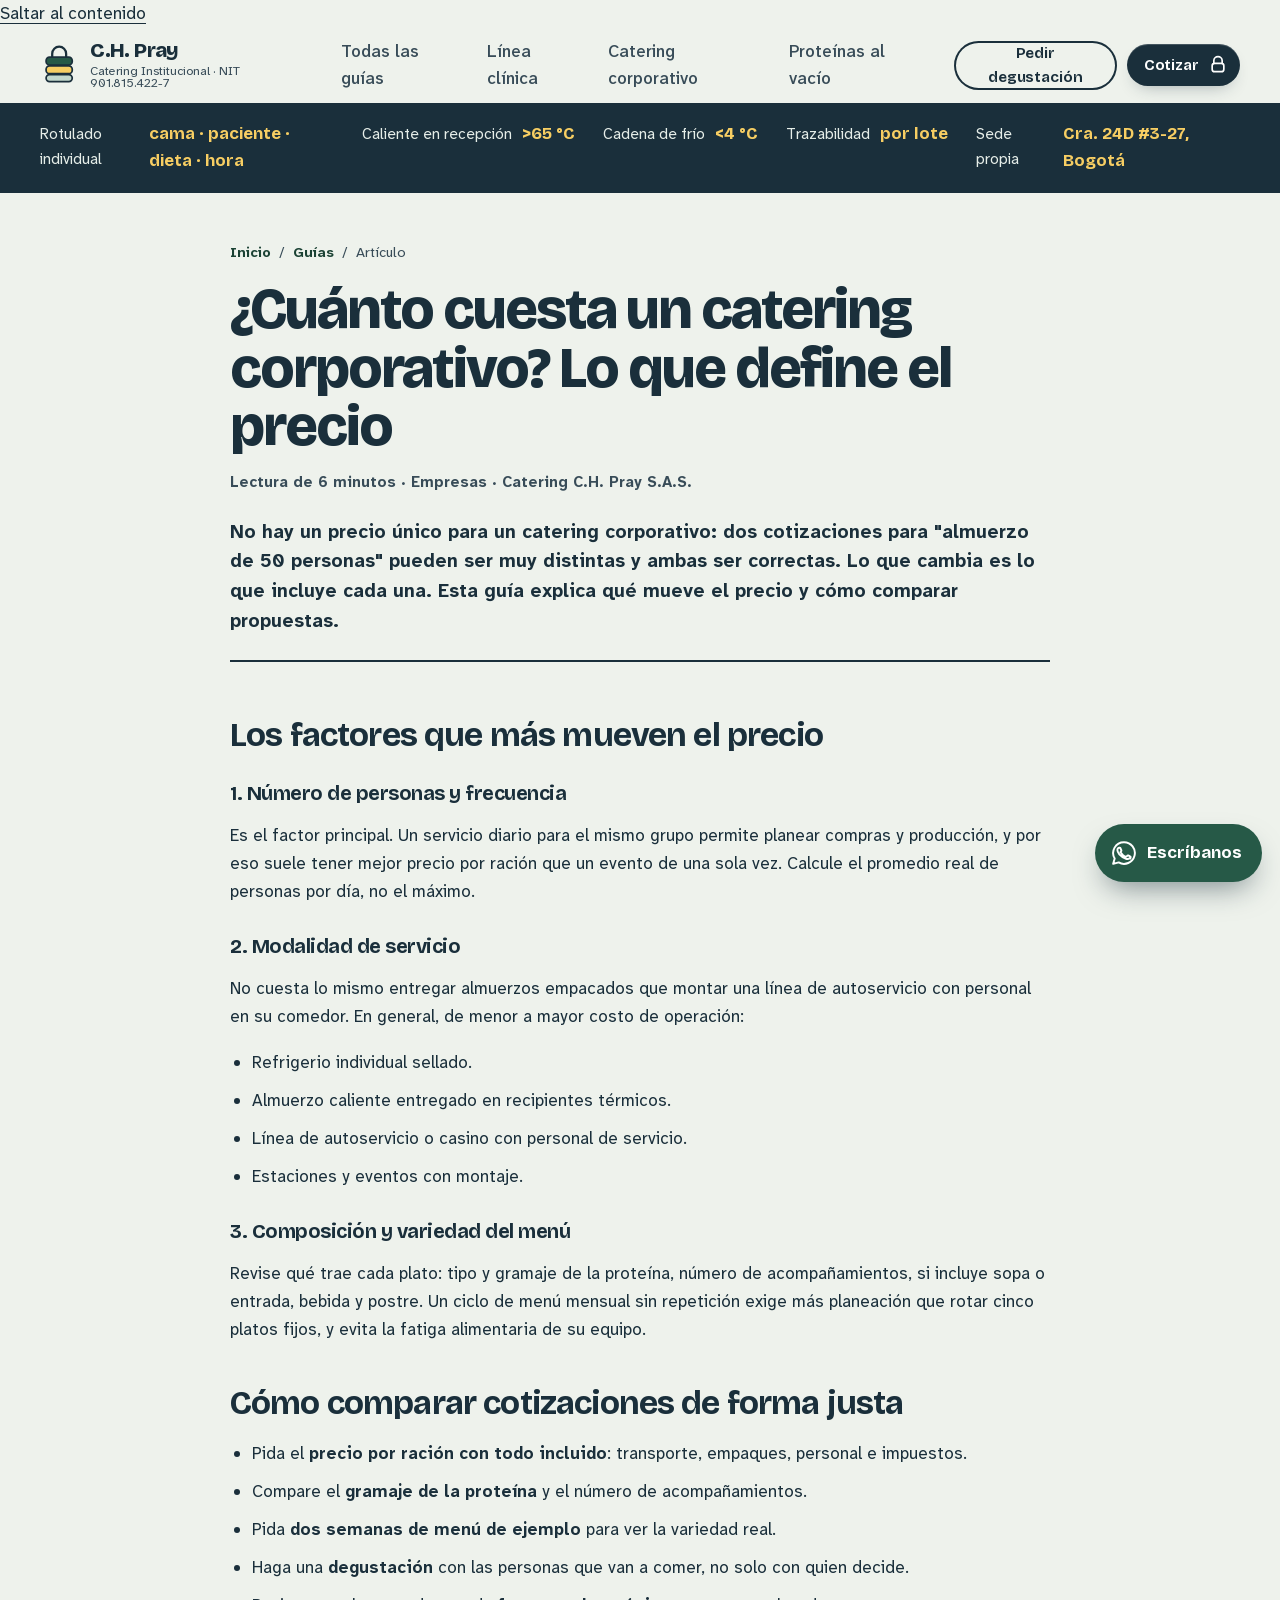
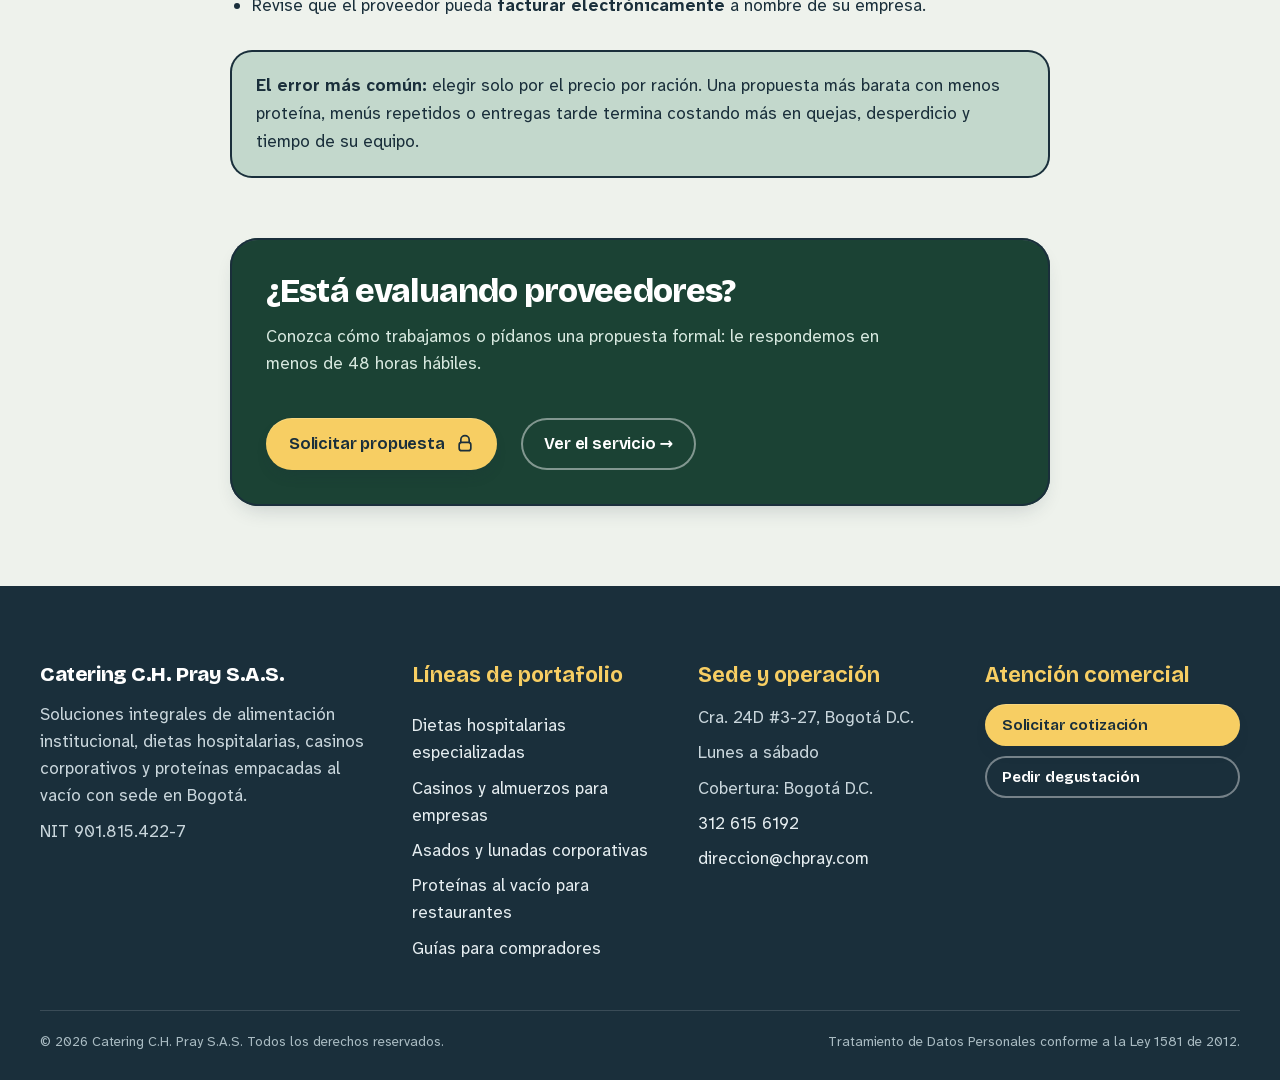
<file: guias/costo-catering-corporativo/index.html>
<!DOCTYPE html>
<html lang="es">
<head>
  <meta charset="UTF-8">
  <meta name="viewport" content="width=device-width, initial-scale=1.0">
  <title>¿Cuánto cuesta un catering corporativo? Lo que define el precio | C.H. Pray</title>
  <meta name="description" content="No hay un precio único para un catering corporativo: dos cotizaciones para "almuerzo de 50 personas" pueden ser muy distintas y ambas ser correctas. Lo que cambia es lo que incluye cada una. Esta guía explica qué mueve el precio y cómo comparar propuestas.">
  <meta name="theme-color" content="#265947">
  <link rel="icon" href="data:image/svg+xml,%3Csvg xmlns='http://www.w3.org/2000/svg' viewBox='0 0 64 64'%3E%3Crect x='12' y='18' width='40' height='12' rx='5' fill='%23265947' stroke='%231A2F3B' stroke-width='3'/%3E%3Crect x='12' y='32' width='40' height='12' rx='5' fill='%23F7CE63' stroke='%231A2F3B' stroke-width='3'/%3E%3Crect x='12' y='46' width='40' height='12' rx='5' fill='%23C3D8CC' stroke='%231A2F3B' stroke-width='3'/%3E%3Cpath d='M20 18V11a12 12 0 0 1 24 0v7' fill='none' stroke='%231A2F3B' stroke-width='4' stroke-linecap='round'/%3E%3C/svg%3E">
  <link rel="stylesheet" href="../../styles.css">
</head>
<body class="is-ready" data-service="Corporativo">
  <a class="skip-link" href="#contenido">Saltar al contenido</a>

  <header class="site-header" id="top">
    <div class="site-header__inner">
      <a href="../../" class="brand" aria-label="Catering C.H. Pray S.A.S. — Ir al inicio">
        <svg class="brand__mark" viewBox="0 0 44 44" aria-hidden="true">
          <path d="M14 14V9a8 8 0 0 1 16 0v5" fill="none" stroke="#1A2F3B" stroke-width="2.6" stroke-linecap="round"/>
          <rect x="7" y="13" width="30" height="9" rx="4" fill="#265947" stroke="#1A2F3B" stroke-width="2"/>
          <rect x="7" y="23" width="30" height="9" rx="4" fill="#F7CE63" stroke="#1A2F3B" stroke-width="2"/>
          <rect x="7" y="33" width="30" height="8" rx="4" fill="#C3D8CC" stroke="#1A2F3B" stroke-width="2"/>
        </svg>
        <span class="brand__name">
          C.H. Pray
          <small>Catering Institucional · NIT 901.815.422-7</small>
        </span>
      </a>

      <nav class="nav" id="site-nav" aria-label="Principal">
        <a href="../">Todas las guías</a>
        <a href="../../alimentacion-hospitalaria/">Línea clínica</a>
        <a href="../../catering-corporativo/">Catering corporativo</a>
        <a href="../../proteinas-al-vacio/">Proteínas al vacío</a>
      </nav>

      <div class="site-header__actions">
        <button type="button" class="nav-toggle" aria-label="Abrir menú" aria-controls="site-nav" aria-expanded="false">
          <svg viewBox="0 0 24 24" aria-hidden="true"><path d="M4 6h16M4 12h16M4 18h16"/></svg>
        </button>
        <button type="button" class="btn btn--ghost btn--sm hide-mobile" onclick="openQuoteModal('degustacion')">
          <span>Pedir degustación</span>
        </button>
        <button type="button" class="btn btn--latch btn--sm" onclick="openQuoteModal('cotizacion')">
          <span>Cotizar</span>
          <svg class="latch" viewBox="0 0 24 24" aria-hidden="true">
            <path d="M7 10V7a5 5 0 0 1 10 0v3"/>
            <rect x="5" y="10" width="14" height="10" rx="3"/>
          </svg>
        </button>
      </div>
    </div>
  </header>

  <main id="contenido">
    <aside class="ledger" aria-label="Datos operativos verificables">
      <ul class="ledger__rows">
        <li><span>Rotulado individual</span> <b>cama · paciente · dieta · hora</b></li>
        <li><span>Caliente en recepción</span> <b>&gt;65&nbsp;°C</b></li>
        <li><span>Cadena de frío</span> <b>&lt;4&nbsp;°C</b></li>
        <li><span>Trazabilidad</span> <b>por lote</b></li>
        <li><span>Sede propia</span> <b>Cra. 24D #3-27, Bogotá</b></li>
      </ul>
    </aside>

      <article class="article-wrap">
        <p class="breadcrumb"><a href="../../">Inicio</a><span>/</span><a href="../">Guías</a><span>/</span><span aria-current="page">Artículo</span></p>
        <h1>¿Cuánto cuesta un catering corporativo? Lo que define el precio</h1>
        <p class="article-meta">Lectura de 6 minutos · Empresas · Catering C.H. Pray S.A.S.</p>
        <p class="article-lead">No hay un precio único para un catering corporativo: dos cotizaciones para "almuerzo de 50 personas" pueden ser muy distintas y ambas ser correctas. Lo que cambia es lo que incluye cada una. Esta guía explica qué mueve el precio y cómo comparar propuestas.</p>
        <div class="article-body">
      <h2>Los factores que más mueven el precio</h2>
      <h3>1. Número de personas y frecuencia</h3>
      <p>Es el factor principal. Un servicio diario para el mismo grupo permite planear compras y producción, y por eso suele tener mejor precio por ración que un evento de una sola vez. Calcule el promedio real de personas por día, no el máximo.</p>
      <h3>2. Modalidad de servicio</h3>
      <p>No cuesta lo mismo entregar almuerzos empacados que montar una línea de autoservicio con personal en su comedor. En general, de menor a mayor costo de operación:</p>
      <ul>
        <li>Refrigerio individual sellado.</li>
        <li>Almuerzo caliente entregado en recipientes térmicos.</li>
        <li>Línea de autoservicio o casino con personal de servicio.</li>
        <li>Estaciones y eventos con montaje.</li>
      </ul>
      <h3>3. Composición y variedad del menú</h3>
      <p>Revise qué trae cada plato: tipo y gramaje de la proteína, número de acompañamientos, si incluye sopa o entrada, bebida y postre. Un ciclo de menú mensual sin repetición exige más planeación que rotar cinco platos fijos, y evita la fatiga alimentaria de su equipo.</p>
      <h2>Cómo comparar cotizaciones de forma justa</h2>
      <ul>
        <li>Pida el <strong>precio por ración con todo incluido</strong>: transporte, empaques, personal e impuestos.</li>
        <li>Compare el <strong>gramaje de la proteína</strong> y el número de acompañamientos.</li>
        <li>Pida <strong>dos semanas de menú de ejemplo</strong> para ver la variedad real.</li>
        <li>Haga una <strong>degustación</strong> con las personas que van a comer, no solo con quien decide.</li>
        <li>Revise que el proveedor pueda <strong>facturar electrónicamente</strong> a nombre de su empresa.</li>
      </ul>
      <div class="callout"><p><strong>El error más común:</strong> elegir solo por el precio por ración. Una propuesta más barata con menos proteína, menús repetidos o entregas tarde termina costando más en quejas, desperdicio y tiempo de su equipo.</p></div></div>
        <aside class="article-cta">
          <h2>¿Está evaluando proveedores?</h2>
          <p>Conozca cómo trabajamos o pídanos una propuesta formal: le respondemos en menos de 48 horas hábiles.</p>
          <div class="row-actions">
            <button type="button" class="btn btn--latch" style="--bg: var(--maiz); --fg: var(--navy);" onclick="openQuoteModal('corporativo')">
              <span>Solicitar propuesta</span>
              <svg class="latch" viewBox="0 0 24 24" aria-hidden="true"><path d="M7 10V7a5 5 0 0 1 10 0v3"/><rect x="5" y="10" width="14" height="10" rx="3"/></svg>
            </button>
            <a class="btn btn--ghost" style="--fg: #fff; box-shadow: inset 0 0 0 2px rgba(255,255,255,.45);" href="../../catering-corporativo/">Ver el servicio →</a>
          </div>
        </aside>
      </article>
  </main>

  <!-- MODAL DE COTIZACIÓN Y DEGUSTACIÓN EN 3 PASOS -->
  <div class="modal-overlay" id="quoteModal" onclick="closeModalOnBackdrop(event)">
    <div class="modal-window" role="dialog" aria-modal="true" aria-label="Solicitar cotización o degustación">
      <button type="button" class="modal-close-btn" aria-label="Cerrar" onclick="closeQuoteModal()">✕</button>

      <div class="step-indicator-bar">
        <div class="step-tick active" id="tick-1"></div>
        <div class="step-tick" id="tick-2"></div>
        <div class="step-tick" id="tick-3"></div>
      </div>

      <div class="wizard-step active" id="step-1">
        <h3>¿Qué tipo de solución necesita?</h3>
        <p style="color: var(--ink-2); margin-top: 4px;">Elija la línea y le asignamos un asesor técnico.</p>

        <div class="option-grid">
          <button type="button" class="selectable-card selected" aria-pressed="true" onclick="selectService(this, 'Hospitalario')">
            <strong>Línea hospitalaria</strong>
            <span>Clínicas, IPS, centros de salud</span>
          </button>
          <button type="button" class="selectable-card" aria-pressed="false" onclick="selectService(this, 'Corporativo')">
            <strong>Casino empresarial</strong>
            <span>Almuerzos y refrigerios diarios</span>
          </button>
          <button type="button" class="selectable-card" aria-pressed="false" onclick="selectService(this, 'Evento')">
            <strong>Eventos y asados</strong>
            <span>Jornadas al aire libre y reuniones</span>
          </button>
          <button type="button" class="selectable-card" aria-pressed="false" onclick="selectService(this, 'Proteínas')">
            <strong>Proteínas al vacío</strong>
            <span>Cortes porcionados para restaurantes</span>
          </button>
        </div>

        <button type="button" class="btn btn--latch" style="width: 100%;" onclick="goToStep(2)">
          <span>Continuar al siguiente paso</span>
          <svg class="latch" viewBox="0 0 24 24" aria-hidden="true"><path d="M7 10V7a5 5 0 0 1 10 0v3"/><rect x="5" y="10" width="14" height="10" rx="3"/></svg>
        </button>
      </div>

      <div class="wizard-step" id="step-2">
        <h3>Alcance y volumen estimado</h3>
        <p style="color: var(--ink-2); margin: 4px 0 18px;">Verificamos la capacidad operativa diaria requerida.</p>

        <div class="field">
          <label for="quoteVolume">Raciones aproximadas / personas por día:</label>
          <select id="quoteVolume">
            <option value="20-50">20 a 50 raciones</option>
            <option value="50-150" selected>50 a 150 raciones</option>
            <option value="150-500">150 a 500 raciones</option>
            <option value="500+">Más de 500 raciones diarias</option>
          </select>
        </div>

        <div class="field">
          <label for="quoteFrequency">Modalidad de contratación:</label>
          <select id="quoteFrequency">
            <option value="contrato">Contrato recurrente mensual</option>
            <option value="evento">Evento o fecha específica</option>
            <option value="muestra">Quiero coordinar primero una muestra o degustación</option>
          </select>
        </div>

        <div class="step__nav">
          <button type="button" class="btn btn--text" onclick="goToStep(1)">← Atrás</button>
          <button type="button" class="btn btn--latch" onclick="goToStep(3)">
            <span>Continuar a contacto</span>
            <svg class="latch" viewBox="0 0 24 24" aria-hidden="true"><path d="M7 10V7a5 5 0 0 1 10 0v3"/><rect x="5" y="10" width="14" height="10" rx="3"/></svg>
          </button>
        </div>
      </div>

      <div class="wizard-step" id="step-3">
        <h3>¿A dónde enviamos la propuesta?</h3>
        <p style="color: var(--ink-2); margin: 4px 0 18px;">El equipo comercial preparará el dossier y la cotización en menos de 48 horas hábiles.</p>

        <div class="grid-2">
          <div class="field">
            <label for="contactName">Nombre y cargo del decisor:</label>
            <input type="text" id="contactName" placeholder="Dra. Camila Gómez - Nutrición" required>
          </div>
          <div class="field">
            <label for="contactCompany">Empresa, clínica o institución:</label>
            <input type="text" id="contactCompany" placeholder="Clínica San Lucas IPS" required>
          </div>
        </div>

        <div class="grid-2">
          <div class="field">
            <label for="contactEmail">Correo corporativo:</label>
            <input type="email" id="contactEmail" placeholder="compras@empresa.com" required>
          </div>
          <div class="field">
            <label for="contactPhone">Teléfono / celular:</label>
            <input type="tel" id="contactPhone" placeholder="310 000 0000" required>
          </div>
        </div>

        <div class="field">
          <label for="contactMessage">Mensaje <small>(opcional)</small>:</label>
          <textarea id="contactMessage" rows="2" placeholder="Horarios, tipos de dieta, fecha de inicio..."></textarea>
        </div>

        <label class="consent">
          <input type="checkbox" id="quoteConsent" required>
          <span>Autorizo a Catering C.H. Pray S.A.S. a tratar mis datos conforme a la Ley 1581 de 2012.</span>
        </label>

        <div class="step__nav">
          <button type="button" class="btn btn--text" onclick="goToStep(2)">← Atrás</button>
          <button type="button" class="btn btn--latch btn--submit" id="quoteSubmitBtn" onclick="submitQuote()">
            <span class="btn__label">Generar y enviar solicitud</span>
            <span class="btn__steam" aria-hidden="true"><i></i><i></i><i></i></span>
            <svg class="latch" viewBox="0 0 24 24" aria-hidden="true"><path d="M7 10V7a5 5 0 0 1 10 0v3"/><rect x="5" y="10" width="14" height="10" rx="3"/></svg>
          </button>
        </div>
      </div>

      <div class="wizard-step" id="step-success" style="text-align: center; padding: 16px 0;">
        <svg class="done__carrier" viewBox="0 0 120 120" aria-hidden="true">
          <path d="M36 38V24a24 24 0 0 1 48 0v14" fill="none" stroke="#9AA9B0" stroke-width="6" stroke-linecap="round"/>
          <rect x="22" y="36" width="76" height="22" rx="8" fill="#265947"/>
          <rect x="22" y="61" width="76" height="22" rx="8" fill="#F7CE63"/>
          <rect x="22" y="86" width="76" height="22" rx="8" fill="#C3D8CC"/>
          <path d="m46 72 10 10 20-22" fill="none" stroke="#1A2F3B" stroke-width="6" stroke-linecap="round" stroke-linejoin="round"/>
        </svg>
        <h3 style="margin-top: 8px;">Solicitud registrada exitosamente</h3>
        <p style="color: var(--ink-2); margin: 10px auto 22px; max-width: 40ch;">
          Ya registramos su solicitud. Un asesor comercial y nuestro equipo de nutrición se comunicarán con usted en menos de 48 horas hábiles.
        </p>
        <button type="button" class="btn btn--latch" onclick="closeQuoteModal()">
          <span>Cerrar y volver al sitio</span>
        </button>
      </div>
    </div>
  </div>

  <footer class="site-footer">
    <div class="wrap site-footer__grid">
      <div>
        <p class="site-footer__brand">Catering C.H. Pray S.A.S.</p>
        <p>Soluciones integrales de alimentación institucional, dietas hospitalarias, casinos corporativos y proteínas empacadas al vacío con sede en Bogotá.</p>
        <p>NIT 901.815.422-7</p>
      </div>
      <nav aria-label="Líneas de portafolio">
        <p class="site-footer__h">Líneas de portafolio</p>
        <a href="../../alimentacion-hospitalaria/">Dietas hospitalarias especializadas</a>
        <a href="../../catering-corporativo/">Casinos y almuerzos para empresas</a>
        <a href="../../asados-corporativos/">Asados y lunadas corporativas</a>
        <a href="../../proteinas-al-vacio/">Proteínas al vacío para restaurantes</a>
        <a href="../../guias/">Guías para compradores</a>
      </nav>
      <div>
        <p class="site-footer__h">Sede y operación</p>
        <p>Cra. 24D #3-27, Bogotá D.C.</p>
        <p>Lunes a sábado</p>
        <p>Cobertura: Bogotá D.C.</p>
        <p><a href="tel:+573126156192">312 615 6192</a></p>
        <p><a href="mailto:direccion@chpray.com">direccion@chpray.com</a></p>
      </div>
      <div>
        <p class="site-footer__h">Atención comercial</p>
        <div style="display: grid; gap: 10px;">
          <button type="button" class="btn btn--latch btn--sm" style="--bg: var(--maiz); --fg: var(--navy);" onclick="openQuoteModal('cotizacion')">
            <span>Solicitar cotización</span>
          </button>
          <button type="button" class="btn btn--ghost btn--sm" style="--fg: #fff; box-shadow: inset 0 0 0 2px rgba(255,255,255,.4);" onclick="openQuoteModal('degustacion')">
            <span>Pedir degustación</span>
          </button>
        </div>
      </div>
    </div>
    <div class="wrap site-footer__legal">
      <span>© 2026 Catering C.H. Pray S.A.S. Todos los derechos reservados.</span>
      <span>Tratamiento de Datos Personales conforme a la Ley 1581 de 2012.</span>
    </div>
  </footer>

  <a class="wa is-visible" id="wa" href="https://wa.me/573126156192?text=Hola%2C%20quisiera%20informaci%C3%B3n%20sobre%20sus%20servicios%20de%20alimentaci%C3%B3n." target="_blank" rel="noopener" aria-label="Escribir por WhatsApp">
    <svg viewBox="0 0 24 24" aria-hidden="true"><path d="M12 2a10 10 0 0 0-8.6 15.1L2 22l5.1-1.3A10 10 0 1 0 12 2Zm5.5 14.2c-.2.6-1.3 1.2-1.8 1.3-.5.1-1.1.1-1.8-.1a16 16 0 0 1-6.2-4.2c-1.5-1.9-1.8-3.4-1.8-4 0-.6.3-1.4.8-1.8.2-.2.5-.3.8-.3h.6c.2 0 .4 0 .6.5l.8 1.9c.1.2.1.4 0 .6l-.5.7c-.2.2-.3.3-.1.6.3.5 1 1.5 2 2.4 1.3 1.1 2.3 1.5 2.7 1.7.3.1.5.1.7-.1l.8-1c.2-.3.4-.2.7-.1l1.8.9c.3.1.5.2.5.4 0 .2 0 .9-.3 1.5Z"/></svg>
    <span>Escríbanos</span>
  </a>

  <script src="../../app.js" defer></script>
</body>
</html>
</file>
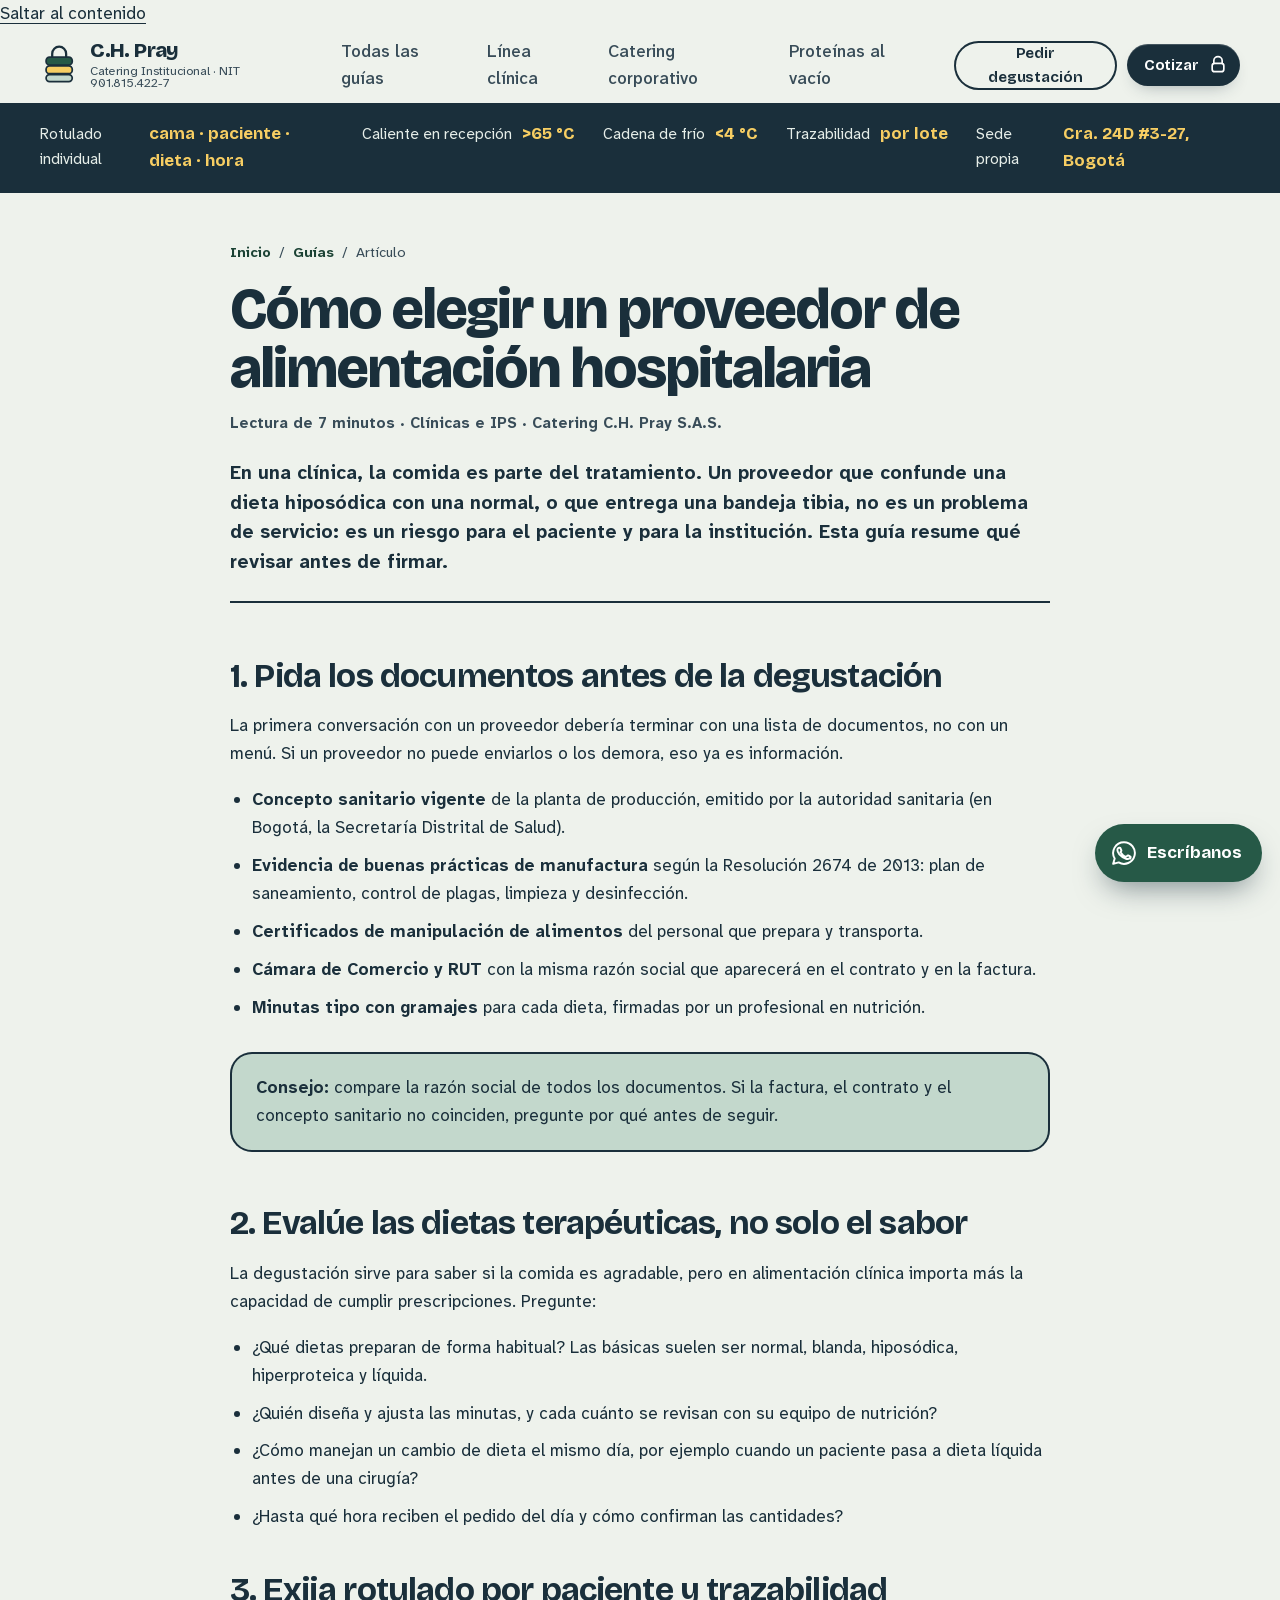
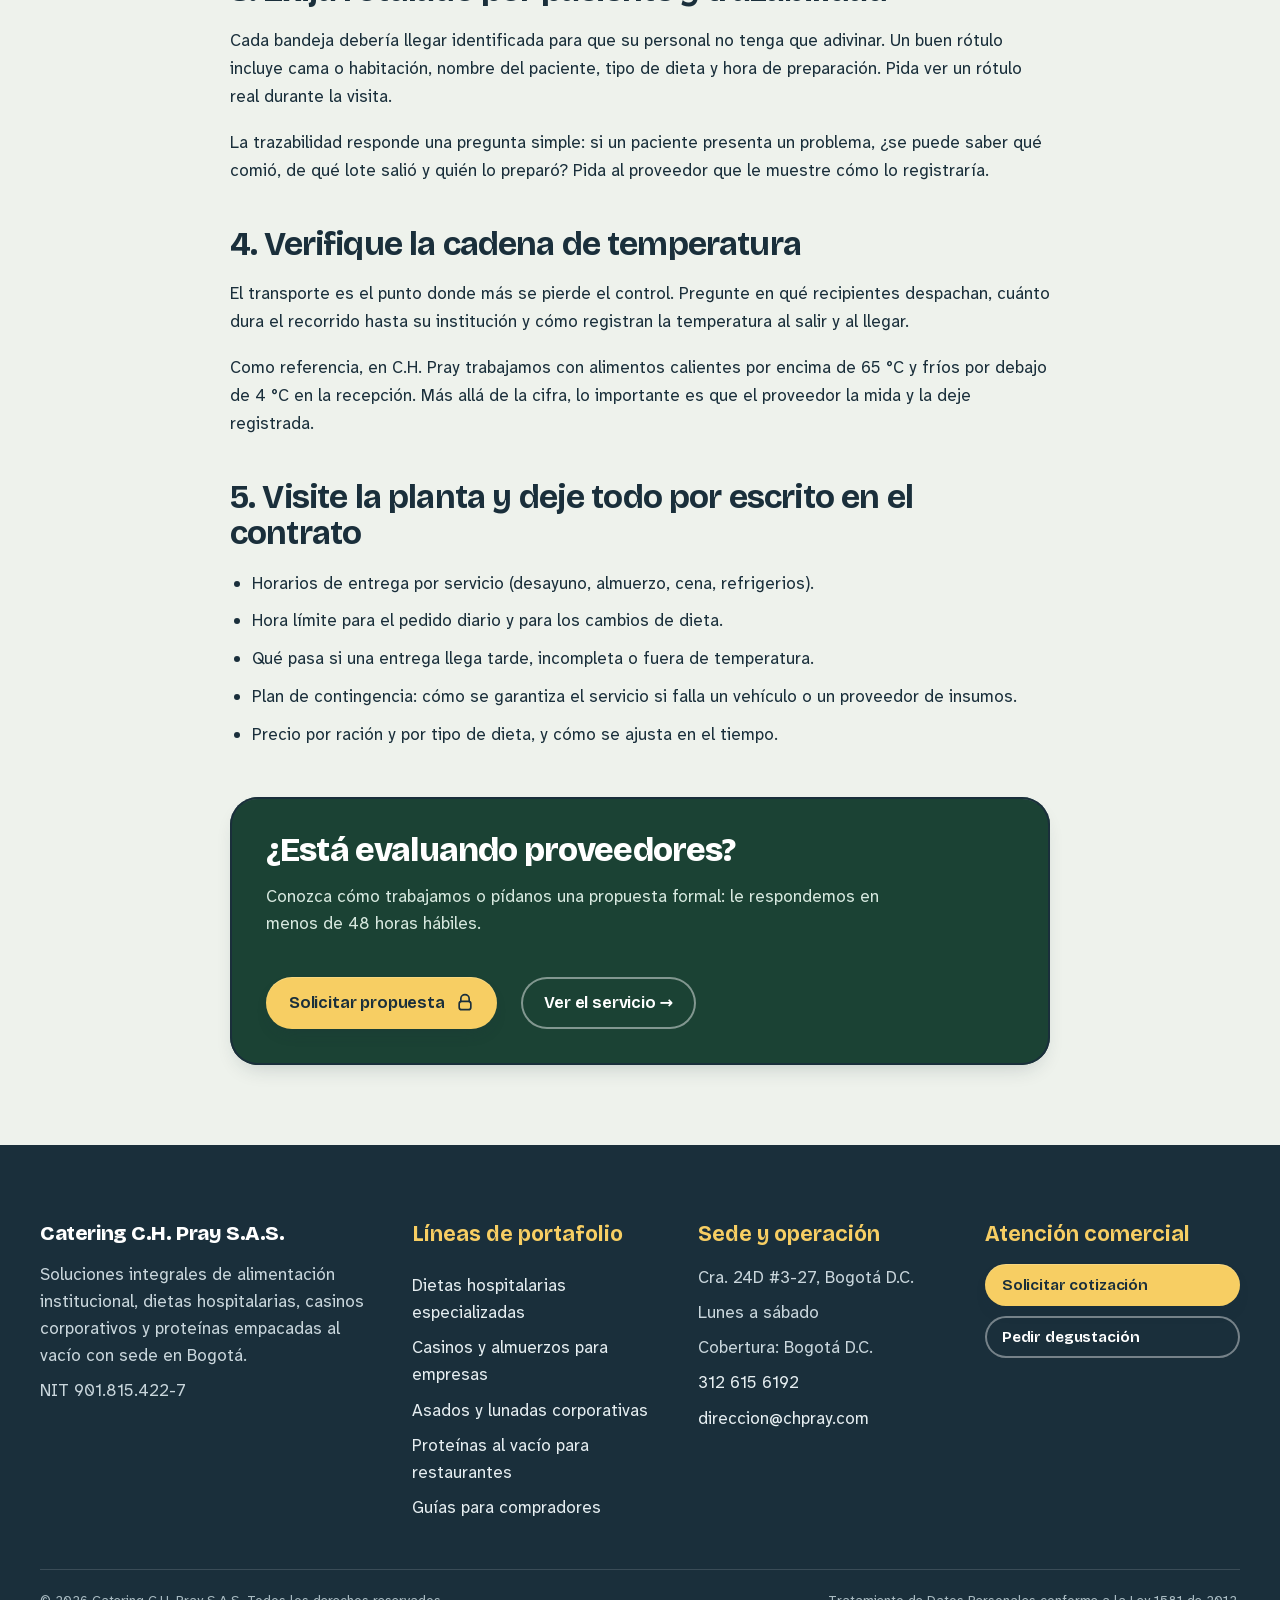
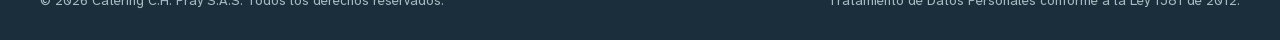
<file: guias/proveedor-alimentacion-hospitalaria/index.html>
<!DOCTYPE html>
<html lang="es">
<head>
  <meta charset="UTF-8">
  <meta name="viewport" content="width=device-width, initial-scale=1.0">
  <title>Cómo elegir un proveedor de alimentación hospitalaria | C.H. Pray</title>
  <meta name="description" content="En una clínica, la comida es parte del tratamiento. Un proveedor que confunde una dieta hiposódica con una normal, o que entrega una bandeja tibia, no es un problema de servicio: es un riesgo para el paciente y para la institución. Esta guía resume qué revisar antes de firmar.">
  <meta name="theme-color" content="#265947">
  <link rel="icon" href="data:image/svg+xml,%3Csvg xmlns='http://www.w3.org/2000/svg' viewBox='0 0 64 64'%3E%3Crect x='12' y='18' width='40' height='12' rx='5' fill='%23265947' stroke='%231A2F3B' stroke-width='3'/%3E%3Crect x='12' y='32' width='40' height='12' rx='5' fill='%23F7CE63' stroke='%231A2F3B' stroke-width='3'/%3E%3Crect x='12' y='46' width='40' height='12' rx='5' fill='%23C3D8CC' stroke='%231A2F3B' stroke-width='3'/%3E%3Cpath d='M20 18V11a12 12 0 0 1 24 0v7' fill='none' stroke='%231A2F3B' stroke-width='4' stroke-linecap='round'/%3E%3C/svg%3E">
  <link rel="stylesheet" href="../../styles.css">
</head>
<body class="is-ready" data-service="Hospitalario">
  <a class="skip-link" href="#contenido">Saltar al contenido</a>

  <header class="site-header" id="top">
    <div class="site-header__inner">
      <a href="../../" class="brand" aria-label="Catering C.H. Pray S.A.S. — Ir al inicio">
        <svg class="brand__mark" viewBox="0 0 44 44" aria-hidden="true">
          <path d="M14 14V9a8 8 0 0 1 16 0v5" fill="none" stroke="#1A2F3B" stroke-width="2.6" stroke-linecap="round"/>
          <rect x="7" y="13" width="30" height="9" rx="4" fill="#265947" stroke="#1A2F3B" stroke-width="2"/>
          <rect x="7" y="23" width="30" height="9" rx="4" fill="#F7CE63" stroke="#1A2F3B" stroke-width="2"/>
          <rect x="7" y="33" width="30" height="8" rx="4" fill="#C3D8CC" stroke="#1A2F3B" stroke-width="2"/>
        </svg>
        <span class="brand__name">
          C.H. Pray
          <small>Catering Institucional · NIT 901.815.422-7</small>
        </span>
      </a>

      <nav class="nav" id="site-nav" aria-label="Principal">
        <a href="../">Todas las guías</a>
        <a href="../../alimentacion-hospitalaria/">Línea clínica</a>
        <a href="../../catering-corporativo/">Catering corporativo</a>
        <a href="../../proteinas-al-vacio/">Proteínas al vacío</a>
      </nav>

      <div class="site-header__actions">
        <button type="button" class="nav-toggle" aria-label="Abrir menú" aria-controls="site-nav" aria-expanded="false">
          <svg viewBox="0 0 24 24" aria-hidden="true"><path d="M4 6h16M4 12h16M4 18h16"/></svg>
        </button>
        <button type="button" class="btn btn--ghost btn--sm hide-mobile" onclick="openQuoteModal('degustacion')">
          <span>Pedir degustación</span>
        </button>
        <button type="button" class="btn btn--latch btn--sm" onclick="openQuoteModal('cotizacion')">
          <span>Cotizar</span>
          <svg class="latch" viewBox="0 0 24 24" aria-hidden="true">
            <path d="M7 10V7a5 5 0 0 1 10 0v3"/>
            <rect x="5" y="10" width="14" height="10" rx="3"/>
          </svg>
        </button>
      </div>
    </div>
  </header>

  <main id="contenido">
    <aside class="ledger" aria-label="Datos operativos verificables">
      <ul class="ledger__rows">
        <li><span>Rotulado individual</span> <b>cama · paciente · dieta · hora</b></li>
        <li><span>Caliente en recepción</span> <b>&gt;65&nbsp;°C</b></li>
        <li><span>Cadena de frío</span> <b>&lt;4&nbsp;°C</b></li>
        <li><span>Trazabilidad</span> <b>por lote</b></li>
        <li><span>Sede propia</span> <b>Cra. 24D #3-27, Bogotá</b></li>
      </ul>
    </aside>

      <article class="article-wrap">
        <p class="breadcrumb"><a href="../../">Inicio</a><span>/</span><a href="../">Guías</a><span>/</span><span aria-current="page">Artículo</span></p>
        <h1>Cómo elegir un proveedor de alimentación hospitalaria</h1>
        <p class="article-meta">Lectura de 7 minutos · Clínicas e IPS · Catering C.H. Pray S.A.S.</p>
        <p class="article-lead">En una clínica, la comida es parte del tratamiento. Un proveedor que confunde una dieta hiposódica con una normal, o que entrega una bandeja tibia, no es un problema de servicio: es un riesgo para el paciente y para la institución. Esta guía resume qué revisar antes de firmar.</p>
        <div class="article-body">
      <h2>1. Pida los documentos antes de la degustación</h2>
      <p>La primera conversación con un proveedor debería terminar con una lista de documentos, no con un menú. Si un proveedor no puede enviarlos o los demora, eso ya es información.</p>
      <ul>
        <li><strong>Concepto sanitario vigente</strong> de la planta de producción, emitido por la autoridad sanitaria (en Bogotá, la Secretaría Distrital de Salud).</li>
        <li><strong>Evidencia de buenas prácticas de manufactura</strong> según la Resolución 2674 de 2013: plan de saneamiento, control de plagas, limpieza y desinfección.</li>
        <li><strong>Certificados de manipulación de alimentos</strong> del personal que prepara y transporta.</li>
        <li><strong>Cámara de Comercio y RUT</strong> con la misma razón social que aparecerá en el contrato y en la factura.</li>
        <li><strong>Minutas tipo con gramajes</strong> para cada dieta, firmadas por un profesional en nutrición.</li>
      </ul>
      <div class="callout"><p><strong>Consejo:</strong> compare la razón social de todos los documentos. Si la factura, el contrato y el concepto sanitario no coinciden, pregunte por qué antes de seguir.</p></div>

      <h2>2. Evalúe las dietas terapéuticas, no solo el sabor</h2>
      <p>La degustación sirve para saber si la comida es agradable, pero en alimentación clínica importa más la capacidad de cumplir prescripciones. Pregunte:</p>
      <ul>
        <li>¿Qué dietas preparan de forma habitual? Las básicas suelen ser normal, blanda, hiposódica, hiperproteica y líquida.</li>
        <li>¿Quién diseña y ajusta las minutas, y cada cuánto se revisan con su equipo de nutrición?</li>
        <li>¿Cómo manejan un cambio de dieta el mismo día, por ejemplo cuando un paciente pasa a dieta líquida antes de una cirugía?</li>
        <li>¿Hasta qué hora reciben el pedido del día y cómo confirman las cantidades?</li>
      </ul>

      <h2>3. Exija rotulado por paciente y trazabilidad</h2>
      <p>Cada bandeja debería llegar identificada para que su personal no tenga que adivinar. Un buen rótulo incluye cama o habitación, nombre del paciente, tipo de dieta y hora de preparación. Pida ver un rótulo real durante la visita.</p>
      <p>La trazabilidad responde una pregunta simple: si un paciente presenta un problema, ¿se puede saber qué comió, de qué lote salió y quién lo preparó? Pida al proveedor que le muestre cómo lo registraría.</p>

      <h2>4. Verifique la cadena de temperatura</h2>
      <p>El transporte es el punto donde más se pierde el control. Pregunte en qué recipientes despachan, cuánto dura el recorrido hasta su institución y cómo registran la temperatura al salir y al llegar.</p>
      <p>Como referencia, en C.H. Pray trabajamos con alimentos calientes por encima de 65&nbsp;°C y fríos por debajo de 4&nbsp;°C en la recepción. Más allá de la cifra, lo importante es que el proveedor la mida y la deje registrada.</p>

      <h2>5. Visite la planta y deje todo por escrito en el contrato</h2>
      <ul>
        <li>Horarios de entrega por servicio (desayuno, almuerzo, cena, refrigerios).</li>
        <li>Hora límite para el pedido diario y para los cambios de dieta.</li>
        <li>Qué pasa si una entrega llega tarde, incompleta o fuera de temperatura.</li>
        <li>Plan de contingencia: cómo se garantiza el servicio si falla un vehículo o un proveedor de insumos.</li>
        <li>Precio por ración y por tipo de dieta, y cómo se ajusta en el tiempo.</li>
      </ul></div>
        <aside class="article-cta">
          <h2>¿Está evaluando proveedores?</h2>
          <p>Conozca cómo trabajamos o pídanos una propuesta formal: le respondemos en menos de 48 horas hábiles.</p>
          <div class="row-actions">
            <button type="button" class="btn btn--latch" style="--bg: var(--maiz); --fg: var(--navy);" onclick="openQuoteModal('clinico')">
              <span>Solicitar propuesta</span>
              <svg class="latch" viewBox="0 0 24 24" aria-hidden="true"><path d="M7 10V7a5 5 0 0 1 10 0v3"/><rect x="5" y="10" width="14" height="10" rx="3"/></svg>
            </button>
            <a class="btn btn--ghost" style="--fg: #fff; box-shadow: inset 0 0 0 2px rgba(255,255,255,.45);" href="../../alimentacion-hospitalaria/">Ver el servicio →</a>
          </div>
        </aside>
      </article>
  </main>

  <!-- MODAL DE COTIZACIÓN Y DEGUSTACIÓN EN 3 PASOS -->
  <div class="modal-overlay" id="quoteModal" onclick="closeModalOnBackdrop(event)">
    <div class="modal-window" role="dialog" aria-modal="true" aria-label="Solicitar cotización o degustación">
      <button type="button" class="modal-close-btn" aria-label="Cerrar" onclick="closeQuoteModal()">✕</button>

      <div class="step-indicator-bar">
        <div class="step-tick active" id="tick-1"></div>
        <div class="step-tick" id="tick-2"></div>
        <div class="step-tick" id="tick-3"></div>
      </div>

      <div class="wizard-step active" id="step-1">
        <h3>¿Qué tipo de solución necesita?</h3>
        <p style="color: var(--ink-2); margin-top: 4px;">Elija la línea y le asignamos un asesor técnico.</p>

        <div class="option-grid">
          <button type="button" class="selectable-card selected" aria-pressed="true" onclick="selectService(this, 'Hospitalario')">
            <strong>Línea hospitalaria</strong>
            <span>Clínicas, IPS, centros de salud</span>
          </button>
          <button type="button" class="selectable-card" aria-pressed="false" onclick="selectService(this, 'Corporativo')">
            <strong>Casino empresarial</strong>
            <span>Almuerzos y refrigerios diarios</span>
          </button>
          <button type="button" class="selectable-card" aria-pressed="false" onclick="selectService(this, 'Evento')">
            <strong>Eventos y asados</strong>
            <span>Jornadas al aire libre y reuniones</span>
          </button>
          <button type="button" class="selectable-card" aria-pressed="false" onclick="selectService(this, 'Proteínas')">
            <strong>Proteínas al vacío</strong>
            <span>Cortes porcionados para restaurantes</span>
          </button>
        </div>

        <button type="button" class="btn btn--latch" style="width: 100%;" onclick="goToStep(2)">
          <span>Continuar al siguiente paso</span>
          <svg class="latch" viewBox="0 0 24 24" aria-hidden="true"><path d="M7 10V7a5 5 0 0 1 10 0v3"/><rect x="5" y="10" width="14" height="10" rx="3"/></svg>
        </button>
      </div>

      <div class="wizard-step" id="step-2">
        <h3>Alcance y volumen estimado</h3>
        <p style="color: var(--ink-2); margin: 4px 0 18px;">Verificamos la capacidad operativa diaria requerida.</p>

        <div class="field">
          <label for="quoteVolume">Raciones aproximadas / personas por día:</label>
          <select id="quoteVolume">
            <option value="20-50">20 a 50 raciones</option>
            <option value="50-150" selected>50 a 150 raciones</option>
            <option value="150-500">150 a 500 raciones</option>
            <option value="500+">Más de 500 raciones diarias</option>
          </select>
        </div>

        <div class="field">
          <label for="quoteFrequency">Modalidad de contratación:</label>
          <select id="quoteFrequency">
            <option value="contrato">Contrato recurrente mensual</option>
            <option value="evento">Evento o fecha específica</option>
            <option value="muestra">Quiero coordinar primero una muestra o degustación</option>
          </select>
        </div>

        <div class="step__nav">
          <button type="button" class="btn btn--text" onclick="goToStep(1)">← Atrás</button>
          <button type="button" class="btn btn--latch" onclick="goToStep(3)">
            <span>Continuar a contacto</span>
            <svg class="latch" viewBox="0 0 24 24" aria-hidden="true"><path d="M7 10V7a5 5 0 0 1 10 0v3"/><rect x="5" y="10" width="14" height="10" rx="3"/></svg>
          </button>
        </div>
      </div>

      <div class="wizard-step" id="step-3">
        <h3>¿A dónde enviamos la propuesta?</h3>
        <p style="color: var(--ink-2); margin: 4px 0 18px;">El equipo comercial preparará el dossier y la cotización en menos de 48 horas hábiles.</p>

        <div class="grid-2">
          <div class="field">
            <label for="contactName">Nombre y cargo del decisor:</label>
            <input type="text" id="contactName" placeholder="Dra. Camila Gómez - Nutrición" required>
          </div>
          <div class="field">
            <label for="contactCompany">Empresa, clínica o institución:</label>
            <input type="text" id="contactCompany" placeholder="Clínica San Lucas IPS" required>
          </div>
        </div>

        <div class="grid-2">
          <div class="field">
            <label for="contactEmail">Correo corporativo:</label>
            <input type="email" id="contactEmail" placeholder="compras@empresa.com" required>
          </div>
          <div class="field">
            <label for="contactPhone">Teléfono / celular:</label>
            <input type="tel" id="contactPhone" placeholder="310 000 0000" required>
          </div>
        </div>

        <div class="field">
          <label for="contactMessage">Mensaje <small>(opcional)</small>:</label>
          <textarea id="contactMessage" rows="2" placeholder="Horarios, tipos de dieta, fecha de inicio..."></textarea>
        </div>

        <label class="consent">
          <input type="checkbox" id="quoteConsent" required>
          <span>Autorizo a Catering C.H. Pray S.A.S. a tratar mis datos conforme a la Ley 1581 de 2012.</span>
        </label>

        <div class="step__nav">
          <button type="button" class="btn btn--text" onclick="goToStep(2)">← Atrás</button>
          <button type="button" class="btn btn--latch btn--submit" id="quoteSubmitBtn" onclick="submitQuote()">
            <span class="btn__label">Generar y enviar solicitud</span>
            <span class="btn__steam" aria-hidden="true"><i></i><i></i><i></i></span>
            <svg class="latch" viewBox="0 0 24 24" aria-hidden="true"><path d="M7 10V7a5 5 0 0 1 10 0v3"/><rect x="5" y="10" width="14" height="10" rx="3"/></svg>
          </button>
        </div>
      </div>

      <div class="wizard-step" id="step-success" style="text-align: center; padding: 16px 0;">
        <svg class="done__carrier" viewBox="0 0 120 120" aria-hidden="true">
          <path d="M36 38V24a24 24 0 0 1 48 0v14" fill="none" stroke="#9AA9B0" stroke-width="6" stroke-linecap="round"/>
          <rect x="22" y="36" width="76" height="22" rx="8" fill="#265947"/>
          <rect x="22" y="61" width="76" height="22" rx="8" fill="#F7CE63"/>
          <rect x="22" y="86" width="76" height="22" rx="8" fill="#C3D8CC"/>
          <path d="m46 72 10 10 20-22" fill="none" stroke="#1A2F3B" stroke-width="6" stroke-linecap="round" stroke-linejoin="round"/>
        </svg>
        <h3 style="margin-top: 8px;">Solicitud registrada exitosamente</h3>
        <p style="color: var(--ink-2); margin: 10px auto 22px; max-width: 40ch;">
          Ya registramos su solicitud. Un asesor comercial y nuestro equipo de nutrición se comunicarán con usted en menos de 48 horas hábiles.
        </p>
        <button type="button" class="btn btn--latch" onclick="closeQuoteModal()">
          <span>Cerrar y volver al sitio</span>
        </button>
      </div>
    </div>
  </div>

  <footer class="site-footer">
    <div class="wrap site-footer__grid">
      <div>
        <p class="site-footer__brand">Catering C.H. Pray S.A.S.</p>
        <p>Soluciones integrales de alimentación institucional, dietas hospitalarias, casinos corporativos y proteínas empacadas al vacío con sede en Bogotá.</p>
        <p>NIT 901.815.422-7</p>
      </div>
      <nav aria-label="Líneas de portafolio">
        <p class="site-footer__h">Líneas de portafolio</p>
        <a href="../../alimentacion-hospitalaria/">Dietas hospitalarias especializadas</a>
        <a href="../../catering-corporativo/">Casinos y almuerzos para empresas</a>
        <a href="../../asados-corporativos/">Asados y lunadas corporativas</a>
        <a href="../../proteinas-al-vacio/">Proteínas al vacío para restaurantes</a>
        <a href="../../guias/">Guías para compradores</a>
      </nav>
      <div>
        <p class="site-footer__h">Sede y operación</p>
        <p>Cra. 24D #3-27, Bogotá D.C.</p>
        <p>Lunes a sábado</p>
        <p>Cobertura: Bogotá D.C.</p>
        <p><a href="tel:+573126156192">312 615 6192</a></p>
        <p><a href="mailto:direccion@chpray.com">direccion@chpray.com</a></p>
      </div>
      <div>
        <p class="site-footer__h">Atención comercial</p>
        <div style="display: grid; gap: 10px;">
          <button type="button" class="btn btn--latch btn--sm" style="--bg: var(--maiz); --fg: var(--navy);" onclick="openQuoteModal('cotizacion')">
            <span>Solicitar cotización</span>
          </button>
          <button type="button" class="btn btn--ghost btn--sm" style="--fg: #fff; box-shadow: inset 0 0 0 2px rgba(255,255,255,.4);" onclick="openQuoteModal('degustacion')">
            <span>Pedir degustación</span>
          </button>
        </div>
      </div>
    </div>
    <div class="wrap site-footer__legal">
      <span>© 2026 Catering C.H. Pray S.A.S. Todos los derechos reservados.</span>
      <span>Tratamiento de Datos Personales conforme a la Ley 1581 de 2012.</span>
    </div>
  </footer>

  <a class="wa is-visible" id="wa" href="https://wa.me/573126156192?text=Hola%2C%20quisiera%20informaci%C3%B3n%20sobre%20sus%20servicios%20de%20alimentaci%C3%B3n." target="_blank" rel="noopener" aria-label="Escribir por WhatsApp">
    <svg viewBox="0 0 24 24" aria-hidden="true"><path d="M12 2a10 10 0 0 0-8.6 15.1L2 22l5.1-1.3A10 10 0 1 0 12 2Zm5.5 14.2c-.2.6-1.3 1.2-1.8 1.3-.5.1-1.1.1-1.8-.1a16 16 0 0 1-6.2-4.2c-1.5-1.9-1.8-3.4-1.8-4 0-.6.3-1.4.8-1.8.2-.2.5-.3.8-.3h.6c.2 0 .4 0 .6.5l.8 1.9c.1.2.1.4 0 .6l-.5.7c-.2.2-.3.3-.1.6.3.5 1 1.5 2 2.4 1.3 1.1 2.3 1.5 2.7 1.7.3.1.5.1.7-.1l.8-1c.2-.3.4-.2.7-.1l1.8.9c.3.1.5.2.5.4 0 .2 0 .9-.3 1.5Z"/></svg>
    <span>Escríbanos</span>
  </a>

  <script src="../../app.js" defer></script>
</body>
</html>
</file>
<file: styles.css>
/* ==========================================================
   C.H. Pray · Mundo «El portacomidas»
   Peltre esmaltado, bordes navy, broche de acero, vapor.
   ========================================================== */

@font-face { font-family: "Bricolage"; src: url(fonts/bricolage-latin.woff2) format("woff2"); font-weight: 200 800; font-stretch: 75% 100%; font-display: swap; unicode-range: U+0000-00FF, U+0131, U+0152-0153, U+02BB-02BC, U+02C6, U+02DA, U+02DC, U+0304, U+0308, U+0329, U+2000-206F, U+20AC, U+2122, U+2191, U+2193, U+2212, U+2215, U+FEFF, U+FFFD; }
@font-face { font-family: "Bricolage"; src: url(fonts/bricolage-latin-ext.woff2) format("woff2"); font-weight: 200 800; font-display: swap; unicode-range: U+0100-02BA, U+02BD-02C5, U+02C7-02CC, U+02CE-02D7, U+02DD-02FF, U+1E00-1E9F, U+2020, U+20A0-20AB, U+20AD-20C4, U+2113; }
@font-face { font-family: "Atkinson"; src: url(fonts/atkinson-latin.woff2) format("woff2"); font-weight: 200 800; font-display: swap; unicode-range: U+0000-00FF, U+0131, U+0152-0153, U+02BB-02BC, U+02C6, U+02DA, U+02DC, U+0304, U+0308, U+0329, U+2000-206F, U+20AC, U+2122, U+2191, U+2193, U+2212, U+2215, U+FEFF, U+FFFD; }
@font-face { font-family: "Atkinson"; src: url(fonts/atkinson-latin-ext.woff2) format("woff2"); font-weight: 200 800; font-display: swap; unicode-range: U+0100-02BA, U+02BD-02C5, U+02C7-02CC, U+02CE-02D7, U+02DD-02FF, U+1E00-1E9F, U+2020, U+20A0-20AB, U+20AD-20C4, U+2113; }

:root {
  /* Peltre */
  --ground: #EEF2EC;          /* esmalte blanco con matiz eucalipto */
  --enamel: #FBFCF8;
  --sage: #265947;
  --sage-deep: #1B4234;
  --sage-ink: #1B4234;
  --maiz: #F7CE63;
  --maiz-deep: #DFA932;
  --euca: #C3D8CC;
  --euca-deep: #A5C2B2;
  --navy: #1A2F3B;
  --navy-2: #24414F;
  --steel: #9AA9B0;
  --tomato: #D95338;          /* reservado para el estado activo */
  --tomato-ink: #A8331B;
  --ink: #1A2F3B;
  --ink-2: #384C58;
  --line: rgba(26, 47, 59, .15);

  --display: "Bricolage", "Avenir Next", system-ui, sans-serif;
  --body: "Atkinson", system-ui, -apple-system, sans-serif;

  --ease-out: cubic-bezier(.16, 1, .3, 1);
  --ease-spring: cubic-bezier(.22, 1, .36, 1);
  --ease-in-out: cubic-bezier(.77, 0, .175, 1);

  --rim: inset 0 0 0 2px var(--navy), inset 0 2px 0 rgba(255,255,255,.28);
  --lift: 0 10px 22px -10px rgba(26,47,59,.24);
  --wrap: 1200px;
}

*, *::before, *::after { box-sizing: border-box; }
* { margin: 0; }
html { -webkit-text-size-adjust: 100%; scroll-padding-top: 88px; }
body {
  background: var(--ground);
  color: var(--ink);
  font: 400 1.0625rem/1.6 var(--body);
  -webkit-font-smoothing: antialiased;
  overflow-x: clip;
}
img { display: block; max-width: 100%; height: auto; }
a { color: inherit; text-underline-offset: .22em; text-decoration-thickness: 1px; }
button, input, select, textarea { font: inherit; color: inherit; }
button, a, label { -webkit-tap-highlight-color: transparent; touch-action: manipulation; }
h1, h2, h3, h4 { font-family: var(--display); font-weight: 700; letter-spacing: -.025em; line-height: 1.06; }
.num { font-variant-numeric: tabular-nums lining-nums; }

/* Superficies del navegador */
::selection { background: var(--maiz); color: var(--navy); }
:focus-visible { outline: 3px solid var(--tomato); outline-offset: 3px; border-radius: 6px; }
input, textarea { caret-color: var(--tomato); }
html { scrollbar-color: var(--sage) var(--ground); }
::-webkit-scrollbar { width: 12px; }
::-webkit-scrollbar-track { background: var(--ground); }
::-webkit-scrollbar-thumb { background: var(--sage); border-radius: 99px; border: 3px solid var(--ground); }

.wrap { width: min(100% - 40px, var(--wrap)); margin-inline: auto; }
.skip { position: absolute; left: 16px; top: -60px; background: var(--navy); color: #fff; padding: 10px 16px; border-radius: 10px; z-index: 100; transition: top .2s var(--ease-out); }
.skip:focus { top: 12px; }

/* ---------- Botones ---------- */
.btn {
  --bg: var(--navy); --fg: #fff;
  position: relative; isolation: isolate; overflow: hidden;
  display: inline-flex; align-items: center; gap: .6em;
  min-height: 52px; padding: 0 1.4em;
  border: 0; border-radius: 999px;
  background: var(--bg); color: var(--fg);
  font-family: var(--display); font-weight: 650; font-size: 1.02rem; letter-spacing: -.01em;
  text-decoration: none; cursor: pointer; user-select: none;
  box-shadow: 0 1px 0 rgba(255,255,255,.18) inset, 0 8px 18px -10px rgba(26,47,59,.45);
  transition: transform .25s var(--ease-spring), background-color .2s;
}
.btn svg { width: 20px; height: 20px; fill: none; stroke: currentColor; stroke-width: 2; stroke-linecap: round; stroke-linejoin: round; flex: none; }
/* brillo de esmalte que cruza al pasar */
.btn::after {
  content: ""; position: absolute; inset: 0; z-index: -1;
  background: linear-gradient(105deg, transparent 30%, rgba(255,255,255,.22) 50%, transparent 70%);
  transform: translateX(-120%);
  pointer-events: none;
}
.btn:hover::after { transform: translateX(120%); transition: transform .55s var(--ease-out); }
.btn:active { transform: scale(.96); transition-duration: .1s; }
@media (hover: hover) { .btn:hover { transform: translateY(-2px); } }
.btn--sm { min-height: 42px; padding: 0 1.1em; font-size: .95rem; }

/* el broche: el arco se abre al pasar y cierra al presionar */
.btn--latch .latch path { transform-origin: 17px 10px; transition: transform .3s var(--ease-spring); }
.btn--latch:hover .latch path { transform: translateY(-2.5px) rotate(18deg); }
.btn--latch:active .latch path { transform: none; transition-duration: .08s; }
.btn--latch:hover { --bg: var(--sage); }

.btn--ghost { --bg: transparent; --fg: var(--navy); box-shadow: inset 0 0 0 2px var(--navy); }
.btn--ghost:hover { --bg: var(--navy); --fg: #fff; }
.btn--text { --bg: transparent; --fg: var(--ink-2); box-shadow: none; padding: 0 .6em; }
.btn--text:hover { --fg: var(--navy); transform: none; box-shadow: none; }
.link { font-weight: 700; color: var(--sage-ink); text-decoration: none; background: linear-gradient(currentColor, currentColor) 0 100% / 0 2px no-repeat; transition: background-size .35s var(--ease-out); padding-bottom: 2px; }
.link:hover { background-size: 100% 2px; }
.link::after { content: " →"; display: inline-block; transition: transform .25s var(--ease-spring); }
.link:hover::after { transform: translateX(4px); }

/* ---------- Pantalla de carga ---------- */
.loader {
  position: fixed; inset: 0; z-index: 200;
  display: grid; place-content: center; justify-items: center; gap: 22px;
  padding: 24px;
  background: var(--ground);
  box-shadow: 0 12px 32px rgba(26,47,59,.18);
  will-change: transform, opacity;
  transition: transform .65s var(--ease-in-out), opacity .45s var(--ease-out) .15s, visibility 0s .65s;
}
.loader.is-done {
  transform: translate3d(0, -102%, 0);
  opacity: 0;
  visibility: hidden;
  pointer-events: none;
}
.loader__stack { position: relative; width: 132px; height: 150px; }
.loader__tier {
  position: absolute; left: 12px; right: 12px; height: 34px; border-radius: 12px;
  box-shadow: inset 0 0 0 2px var(--navy), 0 6px 12px -6px rgba(26,47,59,.4);
  opacity: 0; transform: translate3d(0, -140px, 0);
  will-change: transform, opacity;
  animation: tierDrop .52s var(--ease-spring) forwards;
}
.loader__tier--3 { bottom: 0; background: var(--euca); animation-delay: .04s; }
.loader__tier--2 { bottom: 38px; background: var(--maiz); animation-delay: .18s; }
.loader__tier--1 { bottom: 76px; background: var(--sage); animation-delay: .32s; }
.loader__handle {
  position: absolute; left: 30px; right: 30px; bottom: 30px; height: 112px;
  border: 5px solid var(--steel); border-bottom: 0; border-radius: 26px 26px 0 0;
  transform: translate3d(0, -36px, 0); opacity: 0;
  will-change: transform, opacity;
  animation: handleClip .38s var(--ease-spring) .52s forwards;
}
.loader__steam { position: absolute; left: 6px; right: 6px; top: -46px; width: 120px; stroke: var(--sage); stroke-width: 3; stroke-linecap: round; opacity: 0; animation: fadeIn .25s .68s forwards; }
.loader__steam path { stroke-dasharray: 70; stroke-dashoffset: 70; animation: steam 1.2s var(--ease-out) .72s 1 forwards; }
.loader__steam path:nth-child(2) { animation-delay: .84s; }
.loader__steam path:nth-child(3) { animation-delay: .96s; }
.loader__text { font-family: var(--display); font-weight: 600; color: var(--ink-2); letter-spacing: -.01em; opacity: 0; animation: fadeIn .35s .12s forwards; }

@keyframes tierDrop { to { opacity: 1; transform: translate3d(0, 0, 0); } }
@keyframes handleClip { to { opacity: 1; transform: translate3d(0, 0, 0); } }
@keyframes steam { 0% { stroke-dashoffset: 70; opacity: 0; } 30% { opacity: .9; } 100% { stroke-dashoffset: -70; opacity: 0; } }
@keyframes fadeIn { to { opacity: 1; } }

/* ---------- Encabezado ---------- */
.site-header { position: sticky; top: 0; z-index: 50; background: var(--ground); transition: background-color .2s, box-shadow .2s; }
.site-header.is-scrolled { background: rgba(238, 242, 236, .97); box-shadow: 0 1px 0 var(--line); }
.site-header__inner { width: min(100% - 40px, var(--wrap)); margin-inline: auto; height: 76px; display: flex; align-items: center; gap: 28px; }
.brand { display: flex; align-items: center; gap: 12px; text-decoration: none; margin-right: auto; color: var(--navy); }
.brand__mark { width: 40px; height: 40px; transition: transform .35s var(--ease-spring); }
.brand:hover .brand__mark { transform: rotate(-8deg) scale(1.06); }
.brand__name { font-family: var(--display); font-weight: 800; font-size: 1.3rem; letter-spacing: -.03em; line-height: 1; display: grid; gap: 3px; }
.brand__name small { font-family: var(--body); font-weight: 400; font-size: .78rem; letter-spacing: 0; color: var(--ink-2); }
.nav { display: flex; gap: 26px; }
.nav a { position: relative; text-decoration: none; font-weight: 500; color: var(--ink-2); padding: 6px 0; transition: color .2s; }
.nav a::after { content: ""; position: absolute; left: 0; right: 0; bottom: 0; height: 2px; border-radius: 2px; background: var(--tomato); transform: scaleX(0); transform-origin: right; transition: transform .3s var(--ease-out); }
.nav a:hover { color: var(--navy); }
.nav a:hover::after, .nav a.is-current::after { transform: scaleX(1); transform-origin: left; }
.nav a.is-current { color: var(--navy); }

/* ---------- Hero ---------- */
.hero {
  width: min(100% - 40px, var(--wrap)); margin-inline: auto;
  display: grid; grid-template-columns: 5fr 7fr; gap: clamp(24px, 4vw, 64px);
  align-items: center; min-height: clamp(560px, 80vh, 760px); padding: 28px 0 64px;
}
.hero > * { min-width: 0; }
.hero__title { font-size: clamp(2.7rem, 5.6vw, 4.9rem); font-weight: 800; letter-spacing: -.038em; line-height: .98; color: var(--navy); }
.hero__title .line { display: block; overflow: hidden; padding-bottom: .06em; }
.hero__title .line > span { display: inline-block; }
.hero__title em { font-style: normal; color: var(--sage); position: relative; }
.hero__title em::after { content: ""; position: absolute; left: 0; right: 0; bottom: .02em; height: .1em; border-radius: 99px; background: var(--maiz); z-index: -1; transform-origin: left; }
.hero__title .line--quiet { font-weight: 500; color: var(--ink-2); font-size: clamp(1.65rem, 3.2vw, 2.8rem); letter-spacing: -.028em; line-height: 1.12; }
.hero__lead { margin-top: 26px; max-width: 44ch; font-size: 1.15rem; color: var(--ink-2); }
.hero__actions { margin-top: 32px; display: flex; flex-wrap: wrap; gap: 12px; }
.hero__note { margin-top: 18px; font-size: .94rem; color: var(--ink-2); display: flex; align-items: center; gap: 8px; }
.hero__note::before { content: ""; width: 8px; height: 8px; border-radius: 50%; background: var(--sage); flex: none; }

/* Entrada del hero tras la carga */
.js .hero__title .line > span { transform: translate3d(0, 105%, 0); }
.js .hero__lead, .js .hero__actions, .js .hero__note { opacity: 0; transform: translate3d(0, 14px, 0); }
.js .hero__title em::after { transform: scaleX(0); }
.is-ready .hero__title .line > span { transform: translate3d(0, 0, 0); transition: transform .65s var(--ease-out); }
.is-ready .hero__title .line:nth-child(2) > span { transition-delay: .06s; }
.is-ready .hero__title .line:nth-child(3) > span { transition-delay: .12s; }
.is-ready .hero__title .line:nth-child(4) > span { transition-delay: .18s; }
.is-ready .hero__title em::after { transform: scaleX(1); transition: transform .5s var(--ease-out) .4s; }
.is-ready .hero__lead, .is-ready .hero__actions, .is-ready .hero__note { opacity: 1; transform: translate3d(0, 0, 0); transition: opacity .55s var(--ease-out), transform .55s var(--ease-out); }
.is-ready .hero__lead { transition-delay: .2s; }
.is-ready .hero__actions { transition-delay: .28s; }
.is-ready .hero__note { transition-delay: .35s; }

/* ---------- El portacomidas ---------- */
.carrier {
  position: relative; width: min(100%, 540px); justify-self: center;
  padding: 58px 18px 12px; display: grid; gap: 10px;
  contain: layout style;
}
.carrier__handle {
  position: absolute; z-index: 1; pointer-events: none;
  left: 4px; right: 4px; top: 14px; bottom: 38px;
  border: 6px solid var(--steel); border-bottom: 0; border-radius: 36px 36px 12px 12px;
  box-shadow: inset 2px 2px 0 rgba(255,255,255,.55), 1px 2px 0 rgba(26,47,59,.18);
}
.carrier__handle span { position: absolute; left: 50%; top: -20px; width: 104px; height: 28px; transform: translateX(-50%); border-radius: 14px; background: var(--navy); box-shadow: inset 0 2px 0 rgba(255,255,255,.18), var(--lift); }
.carrier__lid {
  position: relative; z-index: 2; height: 34px; margin: 0 10px -4px;
  border-radius: 50% 50% 14px 14px / 100% 100% 14px 14px;
  background-color: var(--sage-deep);
  background-image: linear-gradient(180deg, var(--sage), var(--sage-deep));
  box-shadow: var(--rim), var(--lift);
}
.tier {
  --c: var(--sage); --c2: var(--sage-deep); --fg: #fff; --hover: 0px; --base-open: 0px;
  position: relative; z-index: 2; display: block; text-decoration: none; color: var(--fg);
  border-radius: 22px; padding: 10px 10px 4px;
  background-color: var(--c2);
  background-image: linear-gradient(180deg, var(--c) 0%, var(--c2) 100%);
  box-shadow: var(--rim), var(--lift);
  transition: transform .28s var(--ease-spring);
}
.tier--sage { --base-open: 82px; }
.js body:not(.is-ready) .tier--sage { --base-open: 0px; }
.tier--maiz { --c: var(--maiz); --c2: var(--maiz-deep); --fg: var(--navy); }
.tier--euca { --c: var(--euca); --c2: var(--euca-deep); --fg: var(--navy); }
.tier__food {
  display: block; margin: 4px 6px 0; border-radius: 14px;
  height: max(var(--base-open), var(--hover));
  background: var(--img) center / cover no-repeat, var(--navy);
  box-shadow: inset 0 0 0 1.5px rgba(26,47,59,.28);
  transition: height .34s var(--ease-spring);
}
.tier__body { display: flex; align-items: baseline; justify-content: space-between; gap: 12px; padding: 14px 18px 18px; }
.tier__name { font-family: var(--display); font-weight: 700; font-size: clamp(1.05rem, 1.6vw, 1.4rem); letter-spacing: -.02em; }
.tier__fig { font-family: var(--display); font-weight: 800; font-size: clamp(1.1rem, 1.9vw, 1.65rem); letter-spacing: -.03em; font-variant-numeric: tabular-nums; white-space: nowrap; position: relative; }
.tier__fig::before { /* marca tomate del nivel activo */
  content: ""; position: absolute; left: -14px; top: 50%; width: 8px; height: 8px; margin-top: -4px; border-radius: 50%;
  background: var(--tomato); transform: scale(0); transition: transform .28s var(--ease-spring);
}
.tier--sage .tier__fig::before { transform: scale(1); }
@media (hover: hover) {
  /* Al pasar por otro nivel, se cierra el superior y se abre el nivel bajo el cursor: altura constante sin reflujo */
  .carrier:has(.tier--maiz:hover, .tier--euca:hover) .tier--sage { --base-open: 0px; }
  .carrier:has(.tier--maiz:hover, .tier--euca:hover) .tier--sage .tier__fig::before { transform: scale(0); }
  .tier:hover { --hover: 88px; transform: translate3d(0, -2px, 0); }
  .tier:hover .tier__fig::before { transform: scale(1); }
}
.tier:focus-visible { --hover: 88px; }
.tier:focus-visible .tier__fig::before { transform: scale(1); }
.carrier__base { height: 26px; margin: -12px 10% 0; border-radius: 50%; background: radial-gradient(closest-side, rgba(26,47,59,.22), transparent); z-index: 0; }
.carrier__hint { text-align: center; font-size: .88rem; color: var(--ink-2); margin-top: 4px; }
.carrier__steam { position: absolute; left: 50%; top: -54px; width: 200px; transform: translateX(-50%); fill: none; stroke: var(--sage); stroke-width: 3; stroke-linecap: round; opacity: .35; transition: opacity .35s; pointer-events: none; }
.carrier__steam path { stroke-dasharray: 90; stroke-dashoffset: 35; }
.carrier:hover .carrier__steam { opacity: .9; }
.carrier:hover .carrier__steam path { animation: steam 2.2s var(--ease-out) infinite; }
.carrier:hover .carrier__steam path:nth-child(2) { animation-delay: .5s; }
.carrier:hover .carrier__steam path:nth-child(3) { animation-delay: 1s; }

/* Entrada del portacomidas tras abrir la cortina */
.js .carrier .tier, .js .carrier__lid, .js .carrier__handle {
  opacity: 0;
  transform: translate3d(0, -34px, 0);
}
.is-ready .carrier .tier, .is-ready .carrier__lid, .is-ready .carrier__handle {
  opacity: 1;
  transform: translate3d(0, 0, 0);
  transition: opacity .42s var(--ease-out), transform .58s var(--ease-spring);
}
.is-ready .carrier .tier:nth-of-type(3) { transition-delay: .06s; }
.is-ready .carrier .tier:nth-of-type(2) { transition-delay: .15s; }
.is-ready .carrier .tier:nth-of-type(1) { transition-delay: .24s; }
.is-ready .carrier__lid { transition-delay: .33s; }
.is-ready .carrier__handle { transition-delay: .42s; }
.is-ready .carrier .tier:hover { transition-delay: 0s; }

/* ---------- Planilla ---------- */
.ledger { background: var(--navy); color: #E6EEE9; padding: 18px 24px; }
.ledger__rows {
  width: min(100%, var(--wrap)); margin-inline: auto;
  list-style: none; padding: 0;
  display: grid; grid-template-columns: repeat(5, auto); justify-content: space-between; gap: 16px 28px;
}
.ledger__rows li { display: flex; align-items: baseline; gap: 10px; font-size: .95rem; }
.ledger__rows b { font-family: var(--display); font-weight: 700; color: var(--maiz); font-size: 1.05rem; }

/* ---------- Secciones ---------- */
.section-head { max-width: 760px; margin-bottom: clamp(36px, 5vw, 56px); }
.section-head h2 { font-size: clamp(2.2rem, 4.6vw, 3.8rem); font-weight: 800; letter-spacing: -.035em; }
.section-head p { margin-top: 16px; font-size: 1.12rem; color: var(--ink-2); max-width: 56ch; }
.mask-title { overflow: hidden; padding-bottom: .08em; }
.mask-title > span { display: inline-block; }
.js .reveal .mask-title > span { transform: translateY(105%); }
.js .reveal.is-in .mask-title > span { transform: none; transition: transform .65s var(--ease-out); }
.js .reveal > p, .js .section-head.reveal p { opacity: 0; transform: translateY(10px); }
.js .reveal.is-in > p, .js .section-head.reveal.is-in p { opacity: 1; transform: none; transition: opacity .55s var(--ease-out) .1s, transform .55s var(--ease-out) .1s; }

/* ---------- Portafolio: los niveles ---------- */
.portfolio { padding: clamp(80px, 10vw, 140px) 0; }
.stack { display: grid; gap: 16px; }
.stack-tier {
  --c: var(--sage); --c2: var(--sage-deep); --fg: #fff; --fg-muted: #DAEAE2;
  position: relative; border-radius: 28px; color: var(--fg);
  background-color: var(--c2);
  background-image: linear-gradient(180deg, var(--c) 0%, var(--c2) 100%);
  box-shadow: var(--rim), var(--lift);
}
.stack-tier--maiz { --c: var(--maiz); --c2: var(--maiz-deep); --fg: var(--navy); --fg-muted: #2B3942; }
.stack-tier--euca { --c: var(--euca); --c2: var(--euca-deep); --fg: var(--navy); --fg-muted: #2C414D; }
.js .stack-tier { opacity: 0; transform: translateY(24px); }
.js .stack.is-in .stack-tier { opacity: 1; transform: none; transition: opacity .45s var(--ease-out), transform .6s var(--ease-spring); }
.js .stack.is-in .stack-tier:nth-child(2) { transition-delay: .06s; }
.js .stack.is-in .stack-tier:nth-child(3) { transition-delay: .12s; }

.stack-tier__head button {
  all: unset; box-sizing: border-box; cursor: pointer; width: 100%;
  display: grid; grid-template-columns: 1fr auto auto; align-items: center; gap: 22px;
  padding: 34px clamp(24px, 3.2vw, 42px) 28px;
}
.stack-tier__head button:focus-visible { outline: 3px solid var(--tomato); outline-offset: -6px; border-radius: 26px; }
.stack-tier__title { font-family: var(--display); font-weight: 700; font-size: clamp(1.25rem, 2.3vw, 1.9rem); letter-spacing: -.025em; line-height: 1.1; }
.stack-tier__fig { font-family: var(--display); font-weight: 800; font-size: clamp(1.1rem, 2vw, 1.6rem); letter-spacing: -.03em; white-space: nowrap; display: inline-flex; align-items: center; gap: 10px; }
.stack-tier__fig::before { content: ""; width: 10px; height: 10px; border-radius: 50%; background: var(--tomato); box-shadow: 0 0 0 3px rgba(255,255,255,.22); transform: scale(0); transition: transform .3s var(--ease-spring); }
.stack-tier.is-open .stack-tier__fig::before { transform: scale(1); }
.chev { width: 34px; height: 34px; padding: 6px; border-radius: 50%; fill: none; stroke: currentColor; stroke-width: 2.4; stroke-linecap: round; stroke-linejoin: round; background: rgba(26,47,59,.12); transition: transform .35s var(--ease-spring), background-color .2s; }
.stack-tier--sage .chev { background: rgba(255,255,255,.14); }
.stack-tier__head button:hover .chev { background: rgba(26,47,59,.2); }
.stack-tier--sage .stack-tier__head button:hover .chev { background: rgba(255,255,255,.24); }
.stack-tier.is-open .chev { transform: rotate(180deg); }

.stack-tier__panel { display: grid; grid-template-rows: 0fr; transition: grid-template-rows .36s var(--ease-out); }
.stack-tier.is-open .stack-tier__panel { grid-template-rows: 1fr; }
.stack-tier__panel > .stack-tier__inner { overflow: hidden; min-height: 0; }
.stack-tier__inner {
  display: grid; grid-template-columns: 5fr 7fr; gap: clamp(24px, 3.5vw, 44px);
  padding: 0 clamp(24px, 3.2vw, 42px);
  border-top: 1px solid rgba(26,47,59,.16);
}
.stack-tier--sage .stack-tier__inner { border-top-color: rgba(255,255,255,.18); }
.stack-tier__inner > * { min-width: 0; }
.stack-tier.is-open .stack-tier__inner { padding: 28px clamp(24px, 3.2vw, 42px) 38px; }

.photo { position: relative; margin: 0; overflow: hidden; border-radius: 16px; min-height: 280px; }
.photo img { width: 100%; height: 100%; object-fit: cover; }
.photo figcaption { position: absolute; left: 12px; bottom: 12px; padding: 4px 10px; border-radius: 99px; font-size: .76rem; background: rgba(26,47,59,.82); color: #fff; }

.stack-tier__content { padding: 4px 0; }
.stack-tier__content > p { font-size: 1.08rem; color: var(--fg-muted); max-width: 60ch; }
.checks { list-style: none; padding: 0; margin: 20px 0 0; display: grid; gap: 10px; }
.checks li { position: relative; padding-left: 32px; }
.checks li::before { content: ""; position: absolute; left: 0; top: .2em; width: 22px; height: 22px; border-radius: 50%; background: var(--navy) url("data:image/svg+xml,%3Csvg xmlns='http://www.w3.org/2000/svg' viewBox='0 0 24 24' fill='none' stroke='white' stroke-width='3' stroke-linecap='round' stroke-linejoin='round'%3E%3Cpath d='m6 12 4 4 8-8'/%3E%3C/svg%3E") center / 14px no-repeat; }
.spec { margin: 24px 0 0; border-top: 2px solid rgba(26,47,59,.28); }
.stack-tier--sage .spec { border-top-color: rgba(255,255,255,.32); }
.spec div { display: flex; justify-content: space-between; gap: 16px; padding: 10px 0; border-bottom: 1px dashed rgba(26,47,59,.22); }
.stack-tier--sage .spec div { border-bottom-color: rgba(255,255,255,.22); }
.spec dt { color: var(--fg-muted); }
.spec dd { font-family: var(--display); font-weight: 800; color: var(--fg); }
.row-actions { margin-top: 26px; display: flex; flex-wrap: wrap; align-items: center; gap: 18px 24px; }
.stack-tier--sage .btn--latch { --bg: var(--maiz); --fg: var(--navy); }
.stack-tier--sage .btn--latch:hover { --bg: #fff; --fg: var(--navy); }
.stack-tier--sage .link { color: var(--maiz); }
.stack-tier--maiz .link, .stack-tier--euca .link { color: var(--navy); }

/* ---------- Inocuidad ---------- */
.safety {
  background: var(--sage-deep); color: #fff;
  padding: 96px 24px;
}
.safety > .wrap { padding: 16px 0; }
.safety .section-head h2 { color: #fff; }
.safety .section-head p { color: #D7E8DF; }

.thermo { margin: 0 0 64px; padding-top: 36px; }
.thermo__scale { position: relative; display: grid; grid-template-columns: 22fr 44fr 34fr; min-height: 120px; border-radius: 999px; padding: 12px; background: rgba(0,0,0,.22); }
.thermo__zone { position: relative; display: flex; align-items: center; padding: 16px 24px; font-family: var(--display); font-weight: 700; font-size: clamp(.85rem, 1.3vw, 1.05rem); letter-spacing: -.01em; overflow: hidden; }
.thermo__zone span { position: relative; z-index: 1; }
.thermo__zone--cold { border-radius: 999px 0 0 999px; background: var(--euca); color: var(--navy); }
.thermo__zone--risk { color: #E4F0EA; justify-content: center; text-align: center; border-block: 2px dashed rgba(255,255,255,.28); }
.thermo__zone--hot { border-radius: 0 999px 999px 0; background: linear-gradient(90deg, var(--maiz), #F09B46); color: var(--navy); justify-content: flex-end; }
.js .thermo__zone--cold, .js .thermo__zone--hot { clip-path: inset(0 100% 0 0); }
.js .thermo__zone--hot { clip-path: inset(0 0 0 100%); }
.thermo.is-in .thermo__zone--cold, .thermo.is-in .thermo__zone--hot { clip-path: inset(0); transition: clip-path .75s var(--ease-out) .15s; }
.thermo__mark { position: absolute; top: -34px; font-family: var(--display); font-weight: 800; font-size: 1.25rem; transform: translateX(-50%); color: #fff; }
.thermo__mark::after { content: ""; position: absolute; left: 50%; top: 30px; width: 2px; height: 104px; background: rgba(255,255,255,.55); }
.thermo__mark--cold { left: calc(12px + (100% - 24px) * .22); }
.thermo__mark--hot { left: calc(12px + (100% - 24px) * .66); }
.thermo__probe { position: absolute; bottom: 10px; left: calc(12px + (100% - 24px) * .66); width: 22px; height: 22px; margin-left: -11px; border-radius: 50%; background: #fff; box-shadow: 0 0 0 5px rgba(255,255,255,.28), 0 4px 10px rgba(0,0,0,.3); z-index: 2; }
.thermo figcaption { margin-top: 22px; color: #D7E8DF; max-width: 70ch; }

.proofs { list-style: none; padding: 0; border-top: 2px solid rgba(255,255,255,.8); }
.proofs li { display: grid; grid-template-columns: 4fr 5fr 3fr; gap: 24px; align-items: baseline; padding: 28px 0; border-bottom: 1px solid rgba(255,255,255,.22); }
.proofs h3 { font-size: clamp(1.2rem, 2vw, 1.55rem); color: #fff; }
.proofs p { color: #D7E8DF; }
.proofs b { font-family: var(--display); font-weight: 800; font-size: clamp(1.1rem, 1.8vw, 1.45rem); color: var(--maiz); text-align: right; letter-spacing: -.02em; }
.js .proofs li.reveal { opacity: 0; transform: translateX(-14px); }
.js .proofs li.reveal.is-in { opacity: 1; transform: none; transition: opacity .5s var(--ease-out), transform .55s var(--ease-out); }
.js .proofs li.reveal.is-in:nth-child(2) { transition-delay: .06s; }
.js .proofs li.reveal.is-in:nth-child(3) { transition-delay: .12s; }

/* ---------- Planta + solicitud ---------- */
.plant { padding: 96px 0; }
.plant__grid { display: grid; grid-template-columns: 5fr 7fr; gap: clamp(32px, 5vw, 72px); align-items: start; }
.plant__grid > * { min-width: 0; }
.plant__info h2 { font-size: clamp(2.2rem, 4.6vw, 3.6rem); font-weight: 800; letter-spacing: -.035em; }
.plant__info > p { margin-top: 18px; color: var(--ink-2); font-size: 1.1rem; max-width: 46ch; }
.contact { margin-top: 32px; border-top: 2px solid var(--navy); }
.contact div { display: grid; grid-template-columns: 9.5em 1fr; gap: 14px; padding: 14px 0; border-bottom: 1px dashed var(--line); }
.contact dt { color: var(--ink-2); }
.contact dd { font-weight: 700; }
.contact a { color: var(--sage-ink); }

.request { position: relative; padding-top: 30px; }
.js .request.reveal { opacity: 0; transform: translateY(24px); }
.js .request.reveal.is-in { opacity: 1; transform: none; transition: opacity .5s var(--ease-out), transform .6s var(--ease-spring); }
.request__lid { position: absolute; z-index: 2; top: 0; left: 50%; transform: translateX(-50%); width: 120px; height: 38px; border-radius: 18px 18px 8px 8px; background: var(--navy); box-shadow: var(--lift); }
.request__lid span { position: absolute; left: 50%; bottom: 100%; width: 70px; height: 22px; transform: translateX(-50%); border: 6px solid var(--steel); border-bottom: 0; border-radius: 22px 22px 0 0; }
.wizard {
  position: relative; border-radius: 30px; padding: 38px;
  background-color: var(--enamel);
  background-image: linear-gradient(180deg, #fff 0%, var(--enamel) 100%);
  box-shadow: var(--rim), var(--lift);
}
.wizard__title { font-size: clamp(1.6rem, 2.6vw, 2.1rem); font-weight: 800; letter-spacing: -.03em; margin-top: 6px; }

.steps { position: relative; list-style: none; padding: 0; margin: 22px 0 28px; display: grid; grid-template-columns: repeat(3, 1fr); gap: 8px; }
.steps li { position: relative; padding-top: 16px; font-size: .9rem; font-weight: 700; color: var(--ink-2); transition: color .25s; }
.steps li::before { content: ""; position: absolute; left: 0; right: 0; top: 0; height: 6px; border-radius: 99px; background: rgba(26,47,59,.1); }
.steps li.is-done { color: var(--sage-ink); }
.steps li.is-done::before { background: var(--sage); }
.steps li.is-active { color: var(--navy); }
.steps__light { position: absolute; top: 0; left: 0; height: 6px; width: calc((100% - 16px) / 3); border-radius: 99px; background: var(--tomato); transform: translateX(calc(var(--i, 0) * (100% + 8px))); transition: transform .38s var(--ease-spring); }
.steps__light::after { content: ""; position: absolute; right: -2px; top: 50%; width: 12px; height: 12px; margin-top: -6px; border-radius: 50%; background: var(--tomato); box-shadow: 0 0 0 4px rgba(217,83,56,.25); }

fieldset { border: 0; padding: 0; min-width: 0; }
legend { font-family: var(--display); font-weight: 700; font-size: 1.25rem; letter-spacing: -.02em; margin-bottom: 18px; padding: 0; }
.step { display: none; }
.step.is-active { display: block; animation: stepIn .32s var(--ease-out); }
.step.is-back { animation-name: stepInBack; }
@keyframes stepIn { from { opacity: 0; transform: translateX(16px); } }
@keyframes stepInBack { from { opacity: 0; transform: translateX(-16px); } }
.step__nav { display: flex; justify-content: space-between; align-items: center; margin-top: 26px; gap: 12px; }

.choices { display: grid; grid-template-columns: 1fr 1fr; gap: 12px; }
.choice { position: relative; cursor: pointer; }
.choice input { position: absolute; opacity: 0; pointer-events: none; }
.choice > span { display: grid; gap: 4px; height: 100%; padding: 18px 18px 18px 54px; border-radius: 18px; background: var(--ground); box-shadow: inset 0 0 0 2px transparent; transition: box-shadow .25s, background-color .25s, transform .35s var(--ease-spring); }
.choice > span::before { content: ""; position: absolute; left: 18px; top: 20px; width: 22px; height: 22px; border-radius: 50%; box-shadow: inset 0 0 0 2px var(--steel); background: #fff; transition: box-shadow .3s var(--ease-spring), background-color .2s; }
.choice b, .choice strong { font-family: var(--display); font-weight: 700; font-size: 1.05rem; letter-spacing: -.01em; }
.choice small { color: var(--ink-2); font-size: .9rem; }
.choice:hover > span { transform: translateY(-2px); background: #E4EBE5; }
.choice input:checked + span { background: #fff; box-shadow: inset 0 0 0 2px var(--sage), 0 10px 20px -12px rgba(26,47,59,.35); }
.choice input:checked + span::before { box-shadow: inset 0 0 0 7px var(--sage); }
.choice input:focus-visible + span { outline: 3px solid var(--tomato); outline-offset: 2px; }

.field { margin-bottom: 18px; position: relative; }
.field > label, .field__label { display: flex; justify-content: space-between; align-items: baseline; gap: 10px; font-weight: 700; margin-bottom: 8px; }
.field > label output { font-family: var(--display); font-weight: 800; font-size: 1.25rem; color: var(--sage-ink); }
.select { position: relative; }
select, .float input, .float textarea, .field input:not([type="range"]):not([type="checkbox"]):not([type="radio"]), .field textarea {
  width: 100%; border: 0; border-radius: 14px; background-color: var(--ground);
  box-shadow: inset 0 0 0 1.5px rgba(26,47,59,.18);
  font-size: 1rem; transition: box-shadow .2s, background-color .2s;
}
.field input:not([type="range"]):not([type="checkbox"]):not([type="radio"]), .field textarea {
  padding: 14px 16px; min-height: 50px; resize: vertical;
}
select {
  appearance: none; min-height: 52px; padding: 0 44px 0 16px; cursor: pointer;
  background-image: url("data:image/svg+xml,%3Csvg xmlns='http://www.w3.org/2000/svg' width='20' height='20' viewBox='0 0 24 24' fill='none' stroke='%231A2F3B' stroke-width='2.4' stroke-linecap='round' stroke-linejoin='round'%3E%3Cpath d='m6 9 6 6 6-6'/%3E%3C/svg%3E");
  background-repeat: no-repeat; background-position: right 14px center;
}
select:focus, .float input:focus, .float textarea:focus, .field input:not([type="range"]):focus, .field textarea:focus {
  outline: none; background-color: #fff; box-shadow: inset 0 0 0 2px var(--sage), 0 0 0 4px rgba(38,89,71,.14);
}
input[type="range"] {
  width: 100%; accent-color: var(--sage); cursor: pointer; height: 8px;
}
.range-marks { display: flex; justify-content: space-between; font-size: .82rem; color: var(--ink-2); margin-top: 6px; font-variant-numeric: tabular-nums; }
.vol-Readout { margin-top: 10px; font-size: .92rem; color: var(--ink-2); }
.vol-Readout strong { font-family: var(--display); font-weight: 800; color: var(--navy); }
.pills { display: flex; flex-wrap: wrap; gap: 8px; }
.pill input { position: absolute; opacity: 0; }
.pill span { display: inline-flex; align-items: center; min-height: 44px; padding: 0 16px; border-radius: 99px; background: var(--ground); cursor: pointer; font-weight: 500; transition: background-color .25s, color .25s, transform .35s var(--ease-spring); }
.pill span:hover { transform: translateY(-1px); background: #E1E9E3; }
.pill input:checked + span { background: var(--navy); color: #fff; }
.pill input:focus-visible + span { outline: 3px solid var(--tomato); outline-offset: 2px; }

.grid-2 { display: grid; grid-template-columns: 1fr 1fr; gap: 0 14px; }
.float input, .float textarea { padding: 26px 16px 10px; min-height: 60px; resize: vertical; }
.float label { position: absolute; left: 16px; top: 19px; margin: 0; font-weight: 500; color: var(--ink-2); pointer-events: none; transform-origin: left top; transition: transform .3s var(--ease-out), color .2s; }
.float input:focus + label, .float input:not(:placeholder-shown) + label,
.float textarea:focus + label, .float textarea:not(:placeholder-shown) + label { transform: translateY(-11px) scale(.78); color: var(--sage-ink); font-weight: 700; }
.consent { display: flex; gap: 12px; align-items: flex-start; font-size: .92rem; color: var(--ink-2); cursor: pointer; margin-top: 4px; }
.consent input {
  appearance: none; flex: none; width: 24px; height: 24px; margin-top: 1px; border-radius: 7px;
  box-shadow: inset 0 0 0 2px var(--steel); background: #fff center / 14px no-repeat; cursor: pointer;
  transition: background-color .2s, box-shadow .2s;
}
.consent input:checked {
  background-color: var(--sage);
  background-image: url("data:image/svg+xml,%3Csvg xmlns='http://www.w3.org/2000/svg' viewBox='0 0 24 24' fill='none' stroke='white' stroke-width='3' stroke-linecap='round' stroke-linejoin='round'%3E%3Cpath d='m5 12 5 5L20 7'/%3E%3C/svg%3E");
  box-shadow: none;
}

.err { color: var(--tomato-ink); font-size: .88rem; font-weight: 700; min-height: 0; margin-top: 6px; }
.err:empty { display: none; }
.is-invalid select, .is-invalid input, .is-invalid textarea { box-shadow: inset 0 0 0 2px var(--tomato) !important; }
.shake { animation: shake .45s var(--ease-out); }
@keyframes shake { 20% { transform: translateX(-7px); } 40% { transform: translateX(6px); } 60% { transform: translateX(-4px); } 80% { transform: translateX(2px); } }

/* Envío: vapor dentro del botón */
.btn--submit .btn__steam { position: absolute; inset: 0; display: flex; justify-content: center; align-items: center; gap: 6px; opacity: 0; }
.btn__steam i { width: 8px; height: 8px; border-radius: 50%; background: currentColor; }
.btn--submit.is-loading { pointer-events: none; }
.btn--submit.is-loading .btn__label, .btn--submit.is-loading .latch { opacity: 0; }
.btn--submit.is-loading .btn__steam { opacity: 1; }
.btn--submit.is-loading .btn__steam i { animation: rise 1s var(--ease-out) infinite; }
.btn--submit.is-loading .btn__steam i:nth-child(2) { animation-delay: .15s; }
.btn--submit.is-loading .btn__steam i:nth-child(3) { animation-delay: .3s; }
@keyframes rise { 0% { transform: translateY(6px); opacity: .3; } 50% { transform: translateY(-6px); opacity: 1; } 100% { transform: translateY(6px); opacity: .3; } }

/* Éxito */
.done { display: none; text-align: center; padding: 10px 0 4px; }
.done.is-active { display: block; }
.done:focus { outline: none; }
.done__carrier { width: 132px; height: 132px; margin: 0 auto 10px; }
.done__carrier rect { stroke: none; }
.d-t1 { fill: var(--sage); } .d-t2 { fill: var(--maiz); } .d-t3 { fill: var(--euca); }
.d-handle { fill: none; stroke: var(--steel); stroke-width: 6; stroke-linecap: round; stroke-dasharray: 80; stroke-dashoffset: 80; }
.d-check { fill: none; stroke: var(--navy); stroke-width: 6; stroke-linecap: round; stroke-linejoin: round; stroke-dasharray: 50; stroke-dashoffset: 50; }
.done.is-active rect { animation: tierDrop .6s var(--ease-out) both; transform: translateY(-60px); opacity: 0; }
.done.is-active .d-t3 { animation-delay: 0s; } .done.is-active .d-t2 { animation-delay: .12s; } .done.is-active .d-t1 { animation-delay: .24s; }
.done.is-active .d-handle { animation: draw .5s var(--ease-out) .55s forwards; }
.done.is-active .d-check { animation: draw .45s var(--ease-out) .85s forwards; }
@keyframes draw { to { stroke-dashoffset: 0; } }
.done h4 { font-size: 1.6rem; letter-spacing: -.03em; }
.done p { margin: 10px auto 16px; color: var(--ink-2); max-width: 40ch; }
.done.is-active h4, .done.is-active p, .done.is-active button { animation: fadeUp .6s var(--ease-out) both; }
.done.is-active h4 { animation-delay: .9s; } .done.is-active p { animation-delay: 1s; } .done.is-active button { animation-delay: 1.1s; }
@keyframes fadeUp { from { opacity: 0; transform: translateY(10px); } }
.wizard.is-sent .steps, .wizard.is-sent .wizard__title { display: none; }

/* ---------- Acciones de cabecera y menú móvil ---------- */
.site-header__actions { display: flex; align-items: center; gap: 10px; }
.nav-toggle {
  display: none; align-items: center; justify-content: center;
  width: 42px; height: 42px; border-radius: 999px; border: 0;
  background: transparent; color: var(--navy); cursor: pointer;
  box-shadow: inset 0 0 0 2px var(--navy);
}
.nav-toggle svg { width: 20px; height: 20px; stroke: currentColor; stroke-width: 2.2; fill: none; stroke-linecap: round; }

/* ---------- Pastillas interactivas de dietas / modalidades / cortes ---------- */
.diet-picker { margin-top: 22px; padding-top: 18px; border-top: 2px solid color-mix(in srgb, var(--fg) 30%, transparent); }
.diet-picker__label { font-family: var(--display); font-weight: 700; font-size: .92rem; color: var(--fg-muted); margin-bottom: 12px; display: block; }
.diet-badge-group { display: flex; flex-wrap: wrap; gap: 8px; }
.diet-tag {
  appearance: none; border: 0; cursor: pointer;
  display: inline-flex; align-items: center; gap: 8px;
  padding: 9px 15px; border-radius: 999px;
  font-family: var(--display); font-weight: 700; font-size: .92rem; letter-spacing: -.01em;
  background: color-mix(in srgb, var(--fg) 12%, transparent);
  color: var(--fg);
  box-shadow: inset 0 0 0 1.5px color-mix(in srgb, var(--fg) 28%, transparent);
  transition: transform .25s var(--ease-spring), background-color .2s, color .2s, box-shadow .2s;
}
.diet-tag::before {
  content: ""; width: 8px; height: 8px; border-radius: 50%;
  background: currentColor; opacity: .45; transition: transform .25s var(--ease-spring), background-color .2s, opacity .2s;
}
.diet-tag:hover { transform: translateY(-1px); background: color-mix(in srgb, var(--fg) 20%, transparent); }
.diet-tag.highlight, .diet-tag[aria-pressed="true"] {
  background: var(--navy); color: #fff;
  box-shadow: inset 0 0 0 2px var(--navy), 0 6px 14px -6px rgba(26,47,59,.45);
}
.stack-tier--sage .diet-tag.highlight, .stack-tier--sage .diet-tag[aria-pressed="true"] {
  background: var(--maiz); color: var(--navy);
  box-shadow: inset 0 0 0 2px var(--navy);
}
.diet-tag.highlight::before, .diet-tag[aria-pressed="true"]::before {
  background: var(--tomato); opacity: 1; transform: scale(1.2);
}
.diet-desc {
  margin-top: 14px; min-height: 3.1em;
  font-size: 1rem; line-height: 1.5; color: var(--fg);
  padding: 12px 0 4px;
  border-bottom: 1px dashed color-mix(in srgb, var(--fg) 24%, transparent);
}
.tier-guarantee {
  margin-top: 12px; font-size: .92rem; color: var(--fg-muted);
}
.tier-guarantee strong { color: var(--fg); font-family: var(--display); }

/* ---------- Bandeja rotulada en vivo (#rotulado) ---------- */
.tray-section { padding: clamp(64px, 8vw, 112px) 0; }
.tray-grid { display: grid; grid-template-columns: 5fr 7fr; gap: clamp(28px, 4.5vw, 64px); align-items: center; }
.tray-grid > * { min-width: 0; }
.tray-copy h2 { font-size: clamp(2rem, 4vw, 3.2rem); font-weight: 800; letter-spacing: -.035em; }
.tray-copy p { margin-top: 16px; color: var(--ink-2); font-size: 1.08rem; max-width: 48ch; }
.tray-figure {
  position: relative; margin: 0; border-radius: 28px; overflow: hidden;
  background: var(--navy); box-shadow: var(--rim), var(--lift);
  display: grid; grid-template-columns: 1.15fr 1fr;
}
.tray-figure img { width: 100%; height: 100%; min-height: 300px; object-fit: cover; }
.tray-label {
  padding: 28px 26px; background: var(--enamel); color: var(--navy);
  display: flex; flex-direction: column; justify-content: center;
  border-left: 2px solid var(--navy);
}
.tray-label-title {
  font-family: var(--display); font-weight: 800; font-size: 1.15rem; letter-spacing: -.02em;
  display: flex; align-items: center; justify-content: space-between;
  padding-bottom: 12px; border-bottom: 2px solid var(--navy);
}
.tray-label-title::after {
  content: ""; width: 10px; height: 10px; border-radius: 50%; background: var(--tomato);
}
.tray-label dl { margin: 14px 0; display: grid; gap: 10px; }
.tray-row { display: flex; justify-content: space-between; align-items: baseline; gap: 12px; padding-bottom: 8px; border-bottom: 1px dashed var(--line); }
.tray-row dt { font-size: .88rem; color: var(--ink-2); }
.tray-row dd { font-family: var(--display); font-weight: 800; font-size: 1rem; color: var(--navy); }
.tray-row dd span {
  display: inline-block;
  clip-path: inset(0 calc((1 - var(--t, 1)) * 100%) 0 0);
}
.tray-label-note { font-size: .8rem; color: var(--ink-2); margin-top: auto; padding-top: 6px; }

/* ---------- Catálogo de cortes y Simulador de ahorro (#catalogo) ---------- */
.proteins-section { padding: clamp(64px, 8vw, 112px) 0; }
.proteins-grid { display: grid; grid-template-columns: 7fr 5fr; gap: 28px; align-items: start; }
.proteins-grid > * { min-width: 0; }
.vessel-panel {
  border-radius: 28px; padding: clamp(24px, 3.2vw, 38px);
  background-color: var(--enamel); color: var(--navy);
  box-shadow: var(--rim), var(--lift);
}
.vessel-panel--euca { background-color: var(--euca); background-image: linear-gradient(180deg, var(--euca) 0%, var(--euca-deep) 100%); }
.vessel-panel--maiz { background-color: var(--maiz); background-image: linear-gradient(180deg, var(--maiz) 0%, var(--maiz-deep) 100%); }
.vessel-panel h3 { font-size: clamp(1.35rem, 2.2vw, 1.75rem); font-weight: 800; letter-spacing: -.025em; }
.vessel-panel > p { margin-top: 8px; color: var(--ink-2); font-size: .98rem; }
.catalog-table { width: 100%; border-collapse: collapse; margin-top: 20px; font-size: .95rem; }
.catalog-table th {
  text-align: left; font-family: var(--display); font-weight: 800; font-size: .86rem;
  padding: 10px 8px; border-bottom: 2px solid var(--navy); color: var(--navy);
}
.catalog-table td { padding: 12px 8px; border-bottom: 1px dashed rgba(26,47,59,.22); }
.catalog-table td:last-child, .catalog-table th:last-child { text-align: right; font-family: var(--display); font-weight: 700; }
.catalog-note { margin-top: 12px; font-size: .84rem; color: var(--ink-2); }

.calc-slider-wrap { margin-top: 22px; }
.calc-slider-wrap label { display: flex; justify-content: space-between; align-items: baseline; gap: 12px; font-weight: 700; margin-bottom: 10px; }
.calc-slider-wrap output, #kgLabel { font-family: var(--display); font-weight: 800; font-size: 1.55rem; color: var(--navy); }
.calc-results {
  margin-top: 22px; padding-top: 18px; border-top: 2px solid var(--navy);
  display: grid; grid-template-columns: 1fr 1fr; gap: 18px;
}
.calc-metric-num { font-family: var(--display); font-weight: 800; font-size: clamp(1.8rem, 3vw, 2.4rem); letter-spacing: -.03em; color: var(--navy); line-height: 1; }
.calc-metric-lbl { margin-top: 6px; font-size: .88rem; color: #253842; font-weight: 700; }

/* ---------- Par de termómetros verticales (#temperatura) ---------- */
.thermo-duo-grid { display: grid; grid-template-columns: 5fr 7fr; gap: clamp(28px, 4.5vw, 64px); align-items: center; margin-top: 40px; }
.thermo-pair {
  --p: 1;
  display: grid; grid-template-columns: 1fr 1fr; gap: 24px;
  padding: 32px; border-radius: 28px;
  background: rgba(0,0,0,.22);
  box-shadow: inset 0 0 0 2px rgba(255,255,255,.22);
}
.thermo-v { display: flex; align-items: center; gap: 18px; }
.thermo-tube {
  position: relative; width: 28px; height: 148px; border-radius: 99px;
  background: rgba(255,255,255,.14); padding: 4px;
  display: flex; align-items: flex-end;
  box-shadow: inset 0 2px 6px rgba(0,0,0,.35);
}
.thermo-fill {
  width: 100%; border-radius: 99px;
  transform: scaleY(var(--p, 1));
  transform-origin: bottom;
  transition: transform .85s var(--ease-out);
}
.thermo-hot .thermo-fill { height: 65%; background: linear-gradient(180deg, var(--tomato), var(--maiz)); }
.thermo-cold .thermo-fill { height: 24%; background: var(--euca); }
.thermo-mark { position: absolute; left: -6px; right: -6px; height: 2px; background: #fff; }
.thermo-hot .thermo-mark { bottom: 65%; }
.thermo-cold .thermo-mark { bottom: 24%; }
.thermo-read { display: grid; gap: 4px; }
.thermo-read strong { font-family: var(--display); font-weight: 800; font-size: clamp(1.8rem, 3vw, 2.5rem); color: var(--maiz); line-height: 1; }
.thermo-cold .thermo-read strong { color: var(--euca); }
.thermo-read span { font-size: .92rem; color: #D7E8DF; }

/* ---------- Proceso en 5 estaciones (.steps-ledger) ---------- */
.process-section { padding: clamp(64px, 8vw, 112px) 0; }
.steps-list {
  list-style: none; padding: 0; margin: 0;
  border-top: 2px solid var(--navy);
  counter-reset: step;
}
.steps-list li {
  counter-increment: step;
  display: grid; grid-template-columns: 72px 4fr 7fr; gap: 20px; align-items: baseline;
  padding: 22px 0; border-bottom: 1px dashed var(--line);
}
.steps-list li::before {
  content: "0" counter(step);
  font-family: var(--display); font-weight: 800; font-size: 1.45rem;
  color: var(--sage-ink); letter-spacing: -.03em;
}
.steps-list h3, .steps-list h4 { font-family: var(--display); font-weight: 800; font-size: 1.25rem; color: var(--navy); }
.steps-list p { color: var(--ink-2); max-width: 58ch; }

/* ---------- Matriz de fichas de servicio (subpáginas) ---------- */
.spec-cards-section { padding: clamp(64px, 8vw, 112px) 0; }
.spec-ledger {
  list-style: none; padding: 0; margin: 0;
  border-top: 2px solid var(--navy);
}
.spec-ledger li {
  display: grid; grid-template-columns: 4fr 6fr 2fr; gap: 24px; align-items: baseline;
  padding: 26px 0; border-bottom: 1px solid var(--line);
}
.spec-ledger h3 { font-size: clamp(1.2rem, 2vw, 1.5rem); font-weight: 800; color: var(--navy); }
.spec-ledger p { color: var(--ink-2); }
.spec-ledger .spec-tag {
  font-family: var(--display); font-weight: 800; font-size: 1.05rem;
  color: var(--sage-ink); text-align: right;
}

/* ---------- Preguntas frecuentes (.faq-section) ---------- */
.faq-section { padding: clamp(64px, 8vw, 112px) 0; }
.faq-list { display: grid; gap: 12px; max-width: 920px; }
.faq-list details {
  border-radius: 22px; background: var(--enamel);
  box-shadow: var(--rim); overflow: hidden;
  transition: background-color .25s;
}
.faq-list details[open] { background: #fff; box-shadow: var(--rim), var(--lift); }
.faq-list summary {
  list-style: none; cursor: pointer;
  display: flex; align-items: center; justify-content: space-between; gap: 18px;
  padding: 22px 26px;
  font-family: var(--display); font-weight: 700; font-size: 1.12rem; color: var(--navy);
}
.faq-list summary::-webkit-details-marker { display: none; }
.faq-list summary::after {
  content: "+"; flex: none;
  display: grid; place-items: center; width: 32px; height: 32px; border-radius: 50%;
  background: var(--ground); color: var(--navy); font-weight: 800; font-size: 1.2rem;
  transition: transform .35s var(--ease-spring), background-color .25s, color .25s;
}
.faq-list details[open] summary::after { transform: rotate(45deg); background: var(--navy); color: #fff; }
.faq-list details p {
  padding: 0 26px 24px; color: var(--ink-2); max-width: 68ch; line-height: 1.6;
}
.guide-related { margin-top: 24px; font-size: 1.02rem; color: var(--ink-2); }

/* ---------- Guías para compradores (.guides-section & artículos) ---------- */
.guides-section { padding: clamp(64px, 8vw, 112px) 0; }
.guide-grid { display: grid; grid-template-columns: repeat(3, 1fr); gap: 20px; }
.guide-grid-2 { grid-template-columns: repeat(2, 1fr); }
.guide-card {
  display: flex; flex-direction: column; justify-content: space-between; gap: 16px;
  padding: 30px 28px; border-radius: 26px; text-decoration: none;
  background-color: var(--enamel); color: var(--navy);
  box-shadow: var(--rim), var(--lift);
  transition: transform .4s var(--ease-spring), background-color .25s;
}
.guide-card:nth-child(1) { background-color: var(--sage-deep); background-image: linear-gradient(180deg, var(--sage) 0%, var(--sage-deep) 100%); color: #fff; }
.guide-card:nth-child(2) { background-color: var(--maiz); background-image: linear-gradient(180deg, var(--maiz) 0%, var(--maiz-deep) 100%); color: var(--navy); }
.guide-card:nth-child(3) { background-color: var(--euca); background-image: linear-gradient(180deg, var(--euca) 0%, var(--euca-deep) 100%); color: var(--navy); }
.guide-card:hover { transform: translateY(-4px); }
.guide-card h3, .guide-card h2 { font-size: clamp(1.25rem, 2vw, 1.55rem); font-weight: 800; letter-spacing: -.025em; line-height: 1.15; }
.guide-card p { font-size: .96rem; opacity: .9; }
.guide-card__meta {
  display: flex; align-items: center; justify-content: space-between; gap: 10px;
  padding-top: 14px; border-top: 1px solid currentColor; opacity: .88;
  font-family: var(--display); font-weight: 700; font-size: .9rem;
}

/* Artículos de guía */
.breadcrumb { display: flex; flex-wrap: wrap; align-items: center; gap: 8px; font-size: .9rem; color: var(--ink-2); margin-bottom: 16px; }
.breadcrumb a { color: var(--sage-ink); font-weight: 700; text-decoration: none; }
.breadcrumb a:hover { text-decoration: underline; }
.article-wrap { width: min(100% - 40px, 820px); margin-inline: auto; padding: 48px 0 80px; }
.article-wrap h1 { font-size: clamp(2.2rem, 4.6vw, 3.6rem); font-weight: 800; letter-spacing: -.035em; line-height: 1.02; }
.article-meta { margin-top: 14px; font-size: .95rem; color: var(--ink-2); font-weight: 700; }
.article-lead { margin-top: 22px; font-size: 1.2rem; line-height: 1.55; color: var(--navy); font-weight: 700; padding-bottom: 24px; border-bottom: 2px solid var(--navy); }
.article-body { margin-top: 32px; display: grid; gap: 18px; font-size: 1.06rem; line-height: 1.65; }
.article-body h2 { font-size: clamp(1.5rem, 2.8vw, 2.1rem); margin-top: 24px; letter-spacing: -.025em; }
.article-body h3 { font-size: 1.25rem; margin-top: 12px; }
.article-body ul, .article-body ol { padding-left: 22px; display: grid; gap: 10px; }
.article-body .callout {
  margin: 12px 0; padding: 22px 26px; border-radius: 22px;
  background: var(--euca); color: var(--navy);
  box-shadow: var(--rim);
}
.article-cta {
  margin-top: 48px; padding: 36px; border-radius: 28px;
  background: var(--sage-deep); color: #fff;
  box-shadow: var(--rim), var(--lift);
  display: grid; gap: 14px;
}
.article-cta h2 { font-size: clamp(1.5rem, 2.8vw, 2.1rem); font-weight: 800; letter-spacing: -.025em; color: #fff; }
.article-cta p { color: #D7E8DF; max-width: 56ch; }
.article-cta .btn--ghost { color: #fff; box-shadow: inset 0 0 0 2px rgba(255,255,255,.55); }

/* ---------- Ficha técnica de subpágina en el Hero (.hero-vessel) ---------- */
.hero-vessel {
  position: relative; padding-top: 28px;
}
.hero-vessel__lid {
  position: absolute; z-index: 2; top: 0; left: 50%; transform: translateX(-50%);
  width: 116px; height: 34px; border-radius: 18px 18px 8px 8px;
  background: var(--navy); box-shadow: var(--lift);
}
.hero-vessel__lid span {
  position: absolute; left: 50%; bottom: 100%; width: 66px; height: 20px;
  transform: translateX(-50%); border: 5px solid var(--steel); border-bottom: 0; border-radius: 20px 20px 0 0;
}
.hero-vessel__body {
  border-radius: 28px; padding: 34px 32px 28px;
  background: var(--enamel); color: var(--navy);
  box-shadow: var(--rim), var(--lift);
}
.hero-vessel__head {
  display: flex; align-items: center; justify-content: space-between; gap: 12px;
  padding-bottom: 14px; border-bottom: 2px solid var(--navy);
  font-family: var(--display); font-weight: 800; font-size: 1.15rem;
}
.hero-vessel__head i { width: 10px; height: 10px; border-radius: 50%; background: var(--tomato); display: inline-block; margin-right: 8px; }

/* ---------- Modal de Cotización / Degustación en 3 pasos (#quoteModal) ---------- */
.modal-overlay {
  position: fixed; inset: 0; z-index: 150;
  background: rgba(26,47,59,.72);
  display: grid; place-items: center; padding: 20px;
  opacity: 0; visibility: hidden; pointer-events: none;
  transition: opacity .22s var(--ease-out), visibility 0s .22s;
}
.modal-overlay.active, .modal-overlay.open {
  opacity: 1; visibility: visible; pointer-events: auto;
  transition: opacity .22s var(--ease-out), visibility 0s 0s;
}
.modal-window {
  position: relative; width: min(100%, 580px); max-height: 90vh; overflow-y: auto;
  border-radius: 30px; padding: 36px 34px 32px;
  background-color: var(--enamel);
  background-image: linear-gradient(180deg, #fff 0%, var(--enamel) 100%);
  color: var(--navy);
  box-shadow: var(--rim), 0 24px 48px -16px rgba(26,47,59,.45);
  transform: translateY(16px) scale(.98);
  transition: transform .28s var(--ease-spring);
}
.modal-overlay.active .modal-window, .modal-overlay.open .modal-window { transform: none; }
.modal-close-btn {
  position: absolute; top: 20px; right: 20px;
  width: 38px; height: 38px; border-radius: 50%; border: 0;
  background: var(--ground); color: var(--navy); font-weight: 800; font-size: 1rem;
  cursor: pointer; box-shadow: inset 0 0 0 1.5px rgba(26,47,59,.2);
  transition: transform .25s var(--ease-spring), background-color .2s, color .2s;
}
.modal-close-btn:hover { background: var(--navy); color: #fff; transform: rotate(90deg); }

.step-indicator-bar {
  display: grid; grid-template-columns: repeat(3, 1fr); gap: 8px;
  margin: 4px 48px 24px 0;
}
.step-tick { height: 6px; border-radius: 99px; background: rgba(26,47,59,.12); transition: background-color .35s; }
.step-tick.active { background: var(--tomato); }

.wizard-step { display: none; }
.wizard-step.active { display: block; animation: stepIn .4s var(--ease-out); }
.option-grid { display: grid; grid-template-columns: 1fr 1fr; gap: 12px; margin: 18px 0 24px; }
.selectable-card {
  position: relative; text-align: left; cursor: pointer;
  padding: 18px 16px; border-radius: 18px; border: 0;
  background: var(--ground); color: var(--navy);
  box-shadow: inset 0 0 0 1.5px rgba(26,47,59,.18);
  transition: transform .25s var(--ease-spring), box-shadow .2s, background-color .2s;
}
.selectable-card:hover { transform: translateY(-2px); }
.selectable-card.selected, .selectable-card[aria-pressed="true"] {
  background: #fff;
  box-shadow: inset 0 0 0 2.5px var(--sage), 0 10px 20px -12px rgba(26,47,59,.35);
}
.selectable-card strong { display: block; font-family: var(--display); font-weight: 800; font-size: 1.05rem; margin-bottom: 4px; }
.selectable-card span { display: block; font-size: .88rem; color: var(--ink-2); }

/* ---------- Formulario directo adicional (#contactoDirecto) ---------- */
.direct-contact-section { padding: clamp(64px, 8vw, 112px) 0; }
.form-error {
  margin-bottom: 12px; padding: 12px 16px; border-radius: 14px;
  background: #FDF1EE; color: var(--tomato-ink); font-weight: 700; font-size: .9rem;
  box-shadow: inset 0 0 0 1.5px var(--tomato);
}

/* ---------- Pie ---------- */
.site-footer { background: var(--navy); color: #C9D6DC; padding: 72px 0 28px; }
.site-footer__grid { display: grid; grid-template-columns: 4fr 3fr 3fr 3fr; gap: 32px; }
.site-footer__brand { font-family: var(--display); font-weight: 800; font-size: 1.3rem; color: #fff; margin-bottom: 10px; letter-spacing: -.02em; }
.site-footer__h { font-family: var(--display); font-weight: 700; font-size: 1.35rem; color: var(--maiz); margin-bottom: 12px; }
.site-footer nav { display: grid; gap: 8px; align-content: start; }
.site-footer a { color: #E6EEF1; text-decoration: none; }
.site-footer a:hover { text-decoration: underline; }
.site-footer p + p { margin-top: 8px; }
.site-footer__legal { margin-top: 48px; padding-top: 20px; border-top: 1px solid rgba(255,255,255,.14); font-size: .85rem; color: #A9BBC2; display: flex; flex-wrap: wrap; justify-content: space-between; gap: 12px; }

/* ---------- WhatsApp flotante ---------- */
.wa {
  position: fixed; right: max(18px, env(safe-area-inset-right)); bottom: max(18px, env(safe-area-inset-bottom)); z-index: 60;
  display: inline-flex; align-items: center; gap: 10px; height: 58px; padding: 0 20px 0 16px; border-radius: 99px;
  background: var(--sage); color: #fff; text-decoration: none; font-family: var(--display); font-weight: 700;
  box-shadow: 0 14px 30px -10px rgba(26,47,59,.55);
  transform: translateY(120px) scale(.6); opacity: 0;
  transition: transform .6s var(--ease-spring), opacity .3s, background-color .25s;
}
.wa svg { width: 26px; height: 26px; fill: none; stroke: currentColor; stroke-width: 1.8; stroke-linejoin: round; }
.wa.is-visible { transform: none; opacity: 1; }
.wa:hover { background: var(--sage-deep); transform: translateY(-3px); }
.wa:active { transform: scale(.95); }

/* ---------- Adaptación ---------- */
@media (max-width: 960px) {
  .nav-toggle { display: inline-flex; }
  .nav {
    display: none; position: absolute; top: 76px; left: 0; right: 0;
    background: var(--enamel); padding: 18px 24px;
    flex-direction: column; gap: 12px;
    box-shadow: 0 14px 28px -12px rgba(26,47,59,.35), inset 0 -2px 0 var(--navy);
  }
  .site-header.nav-open .nav { display: flex; }
  .hero { grid-template-columns: 1fr; min-height: 0; padding-top: 16px; }
  .carrier { width: min(100%, 480px); }
  .ledger__rows { grid-template-columns: repeat(2, 1fr); }
  .stack-tier__inner, .plant__grid, .tray-grid, .proteins-grid, .thermo-duo-grid { grid-template-columns: 1fr; }
  .tray-figure { grid-template-columns: 1fr; }
  .tray-label { border-left: 0; border-top: 2px solid var(--navy); }
  .guide-grid, .guide-grid-2 { grid-template-columns: 1fr; }
  .steps-list li { grid-template-columns: 52px 1fr; }
  .steps-list p { grid-column: 2; }
  .spec-ledger li { grid-template-columns: 1fr; gap: 6px; }
  .spec-ledger .spec-tag { text-align: left; }
  .photo { min-height: 0; width: 100%; aspect-ratio: 16 / 10; }
  .proofs li { grid-template-columns: 1fr; gap: 6px; }
  .proofs b { text-align: left; }
  .site-footer__grid { grid-template-columns: 1fr 1fr; }
  .site-footer__grid > :first-child { grid-column: 1 / -1; }
}
@media (max-width: 600px) {
  body { font-size: 1rem; }
  .brand__name small, .hide-mobile { display: none; }
  .hero__title { font-size: clamp(2.25rem, 10.5vw, 3.1rem); }
  .hero__title .line--quiet { font-size: clamp(1.3rem, 6vw, 1.8rem); }
  .tier__body { padding: 14px 14px 16px; }
  .ledger__rows { grid-template-columns: 1fr; gap: 10px; }
  .stack-tier__head button { grid-template-columns: 1fr auto; padding: 28px 18px 20px; }
  .stack-tier__fig { grid-row: 2; grid-column: 1; font-size: 1.05rem; }
  .chev { grid-row: 1 / span 2; grid-column: 2; }
  .stack-tier__inner { padding: 0 18px; }
  .stack-tier.is-open .stack-tier__inner { padding: 20px 18px 26px; }
  .wizard, .modal-window, .vessel-panel { padding: 26px 18px; }
  .choices, .grid-2, .option-grid, .calc-results, .thermo-pair { grid-template-columns: 1fr; }
  .thermo__scale { min-height: 96px; grid-template-columns: 28fr 36fr 36fr; }
  .thermo__mark--cold { left: calc(12px + (100% - 24px) * .28); }
  .thermo__mark--hot { left: calc(12px + (100% - 24px) * .64); }
  .thermo__zone { padding: 12px 10px; font-size: .76rem; }
  .thermo__zone--risk span { display: none; }
  .contact div { grid-template-columns: 1fr; gap: 2px; }
  .wa span { display: none; }
  .wa { padding: 0; width: 58px; justify-content: center; }
  .site-footer__grid { grid-template-columns: 1fr; }
}
@media (pointer: coarse) { select, input, textarea { font-size: 16px; } }

/* ---------- Movimiento reducido ---------- */
@media (prefers-reduced-motion: reduce) {
  *, *::before, *::after { animation-duration: .01ms !important; animation-iteration-count: 1 !important; transition-duration: .01ms !important; transition-delay: 0s !important; }
  .thermo__probe { left: 84%; }
  .loader { display: none; }
}
.is-settled .loader { display: none !important; }
.is-settled *, .is-settled *::before, .is-settled *::after { transition-duration: 0s !important; transition-delay: 0s !important; animation-delay: 0s !important; }
.is-settled .thermo__probe { animation: none !important; left: calc(12px + (100% - 24px) * .66) !important; }
</file>
